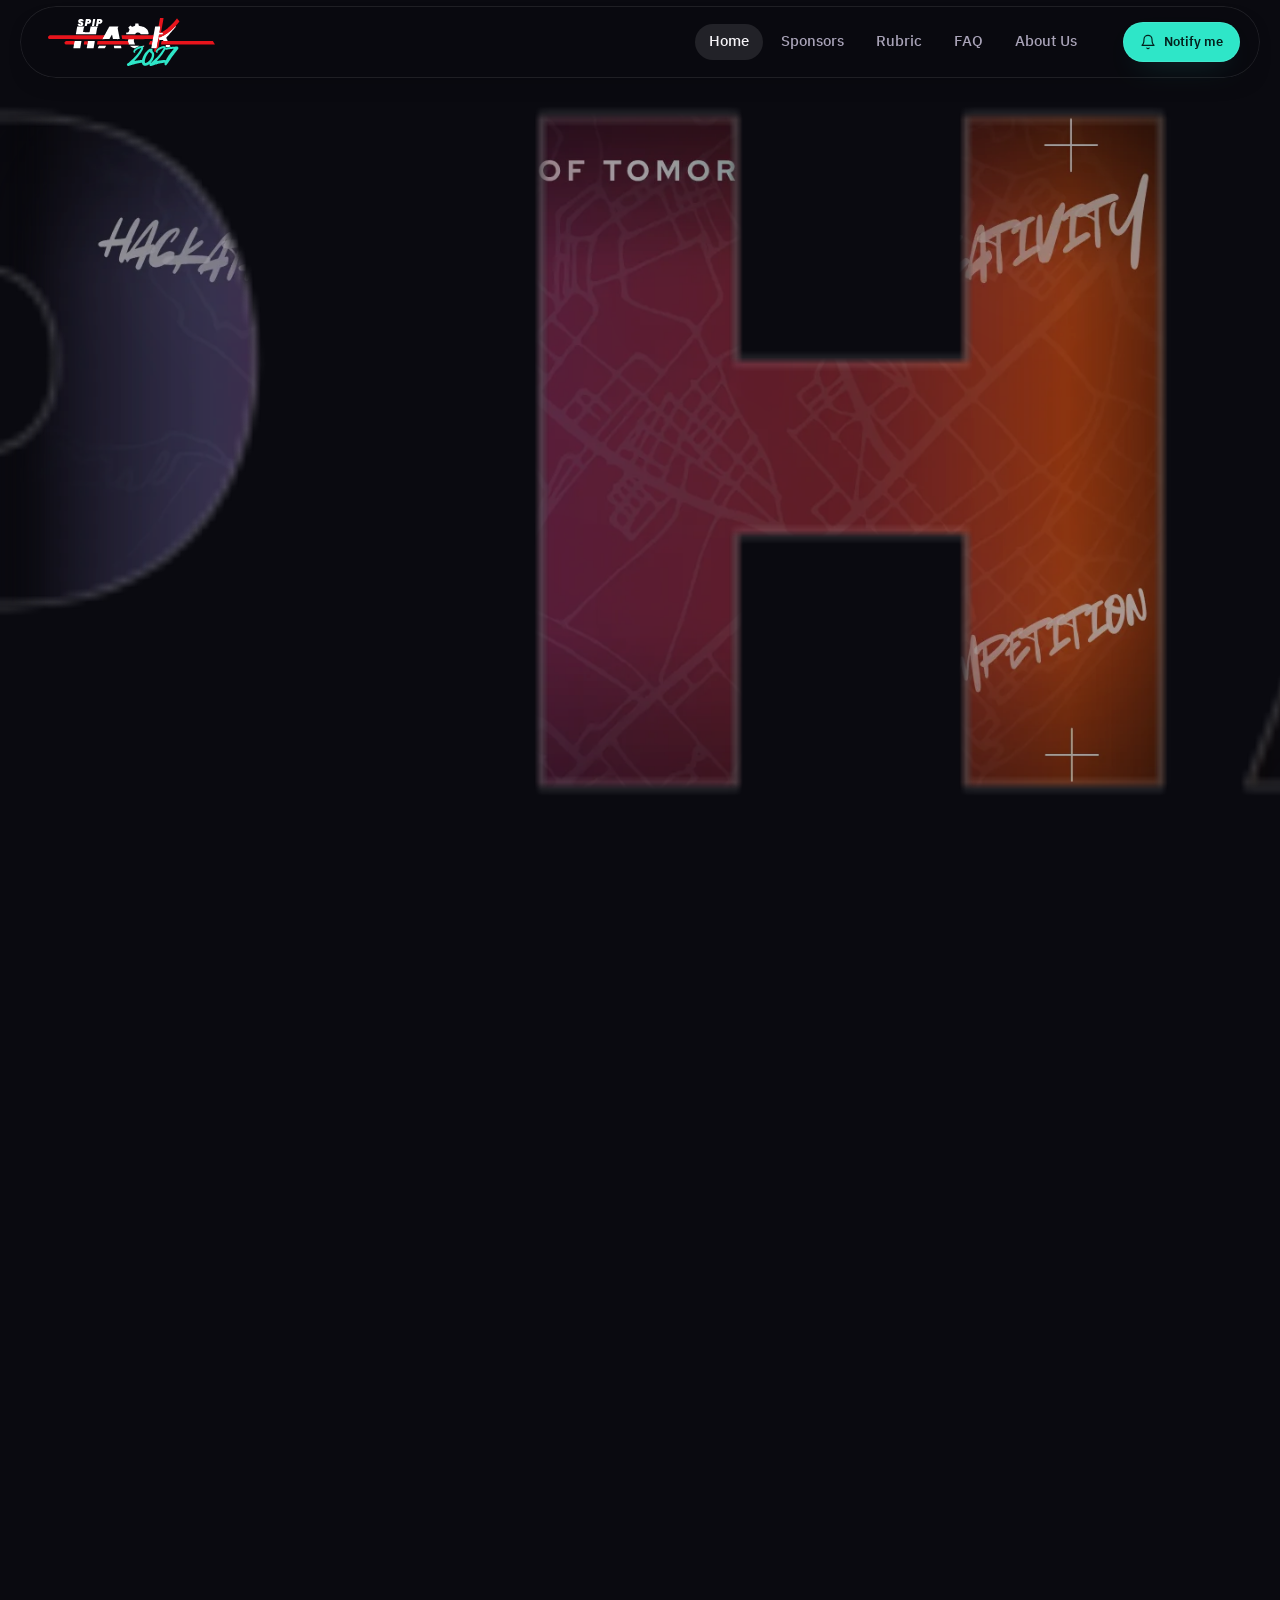
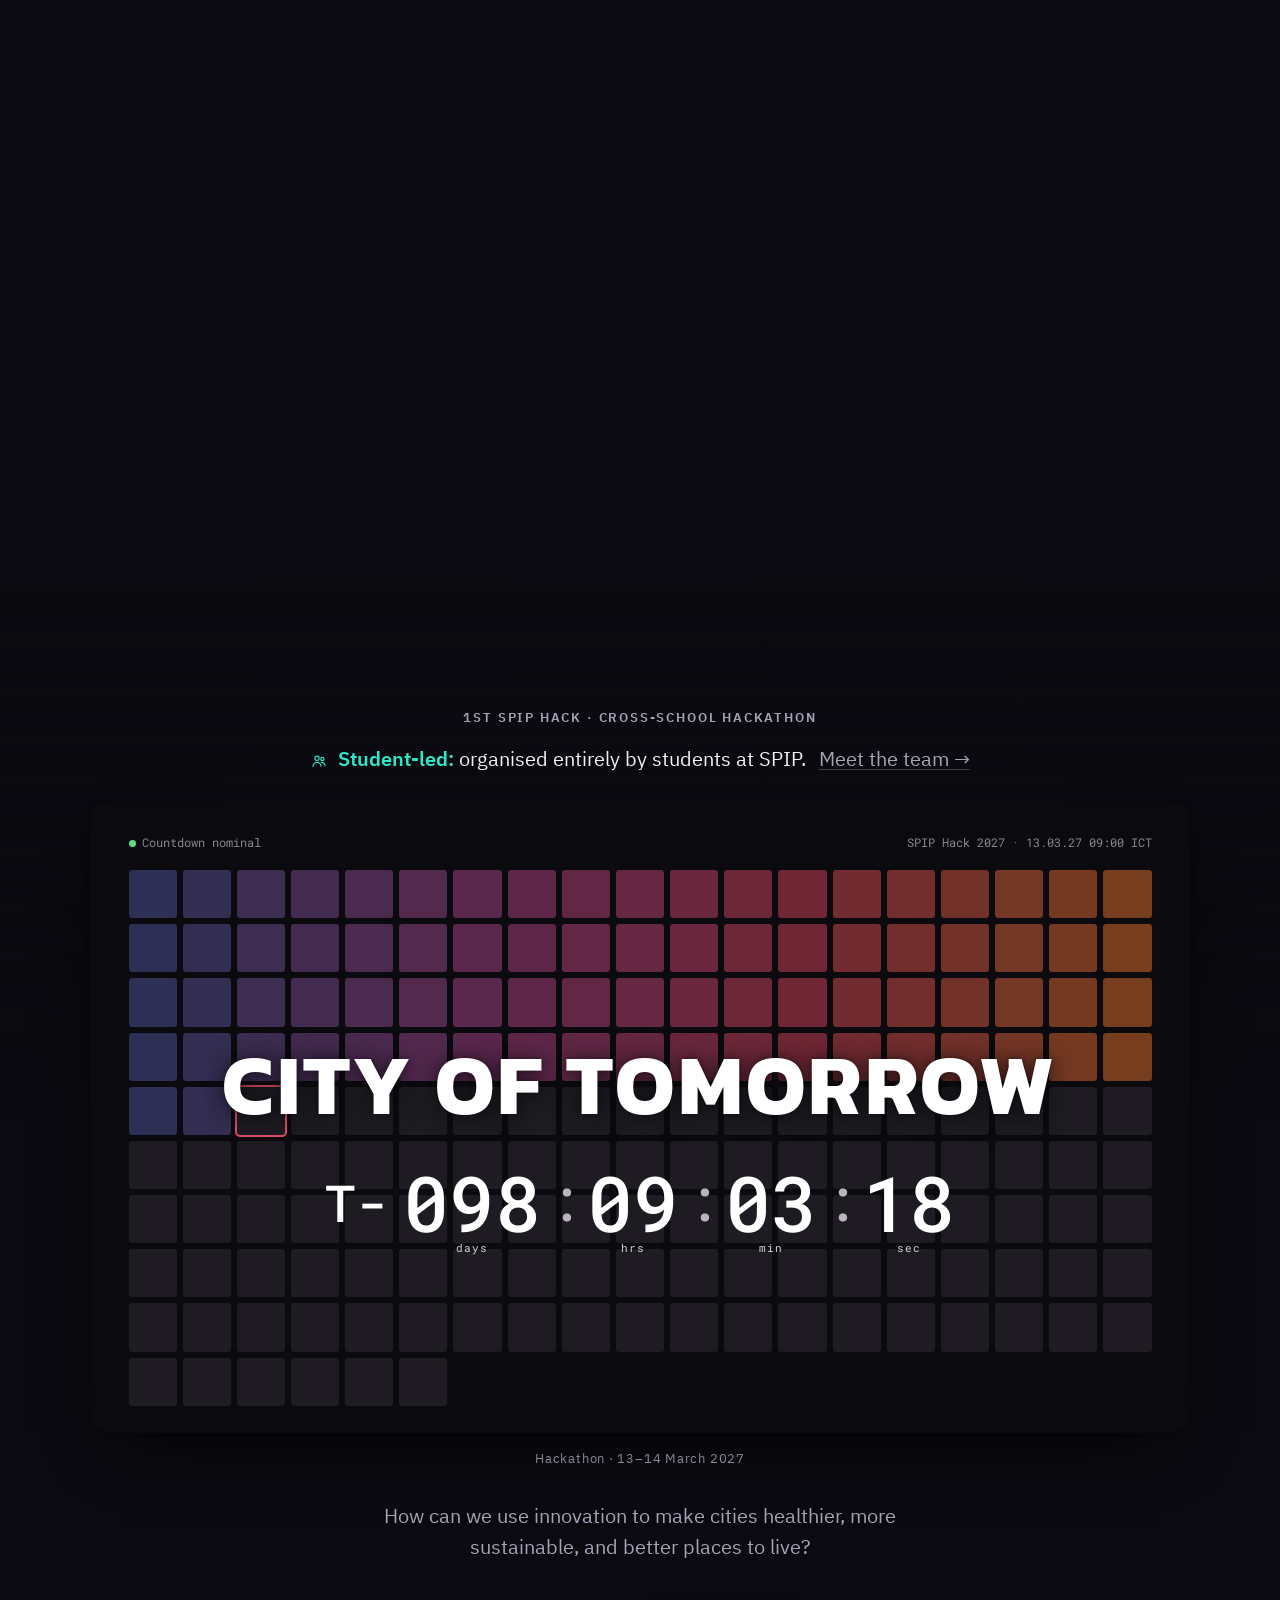
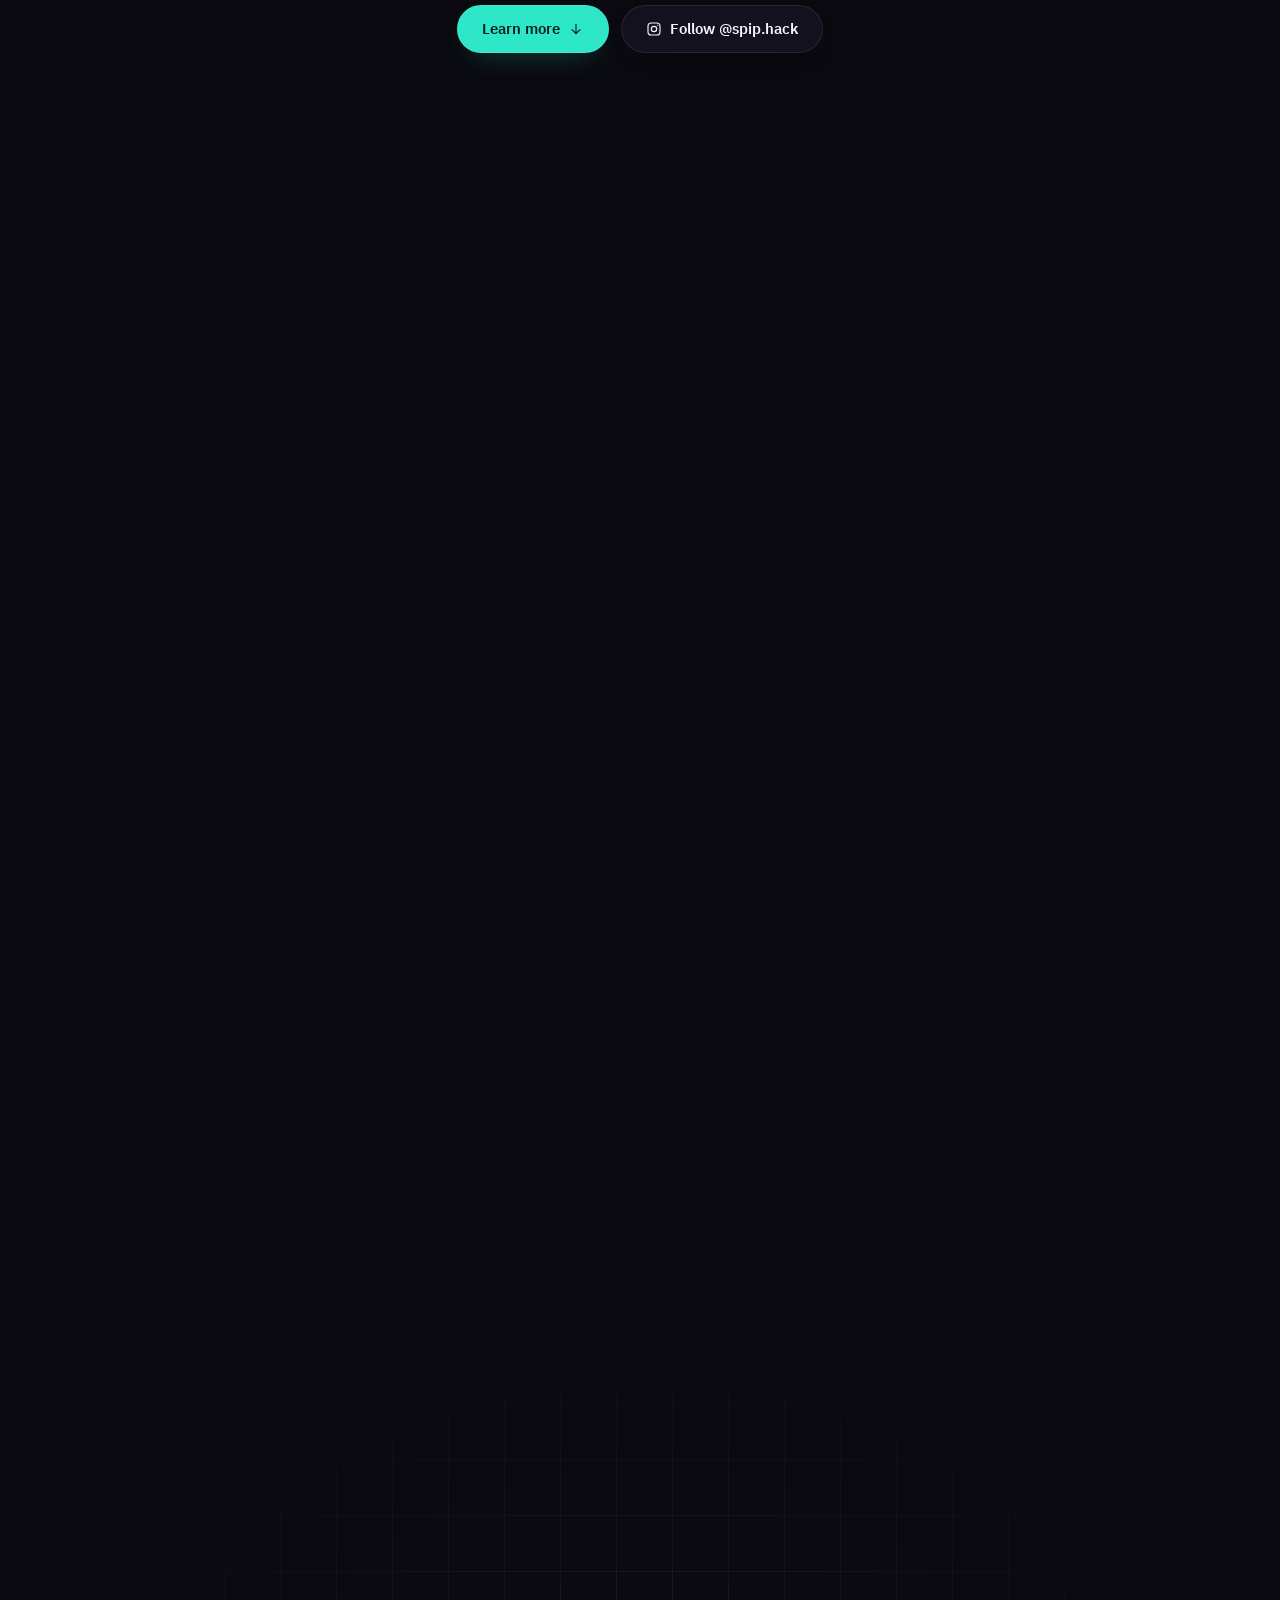
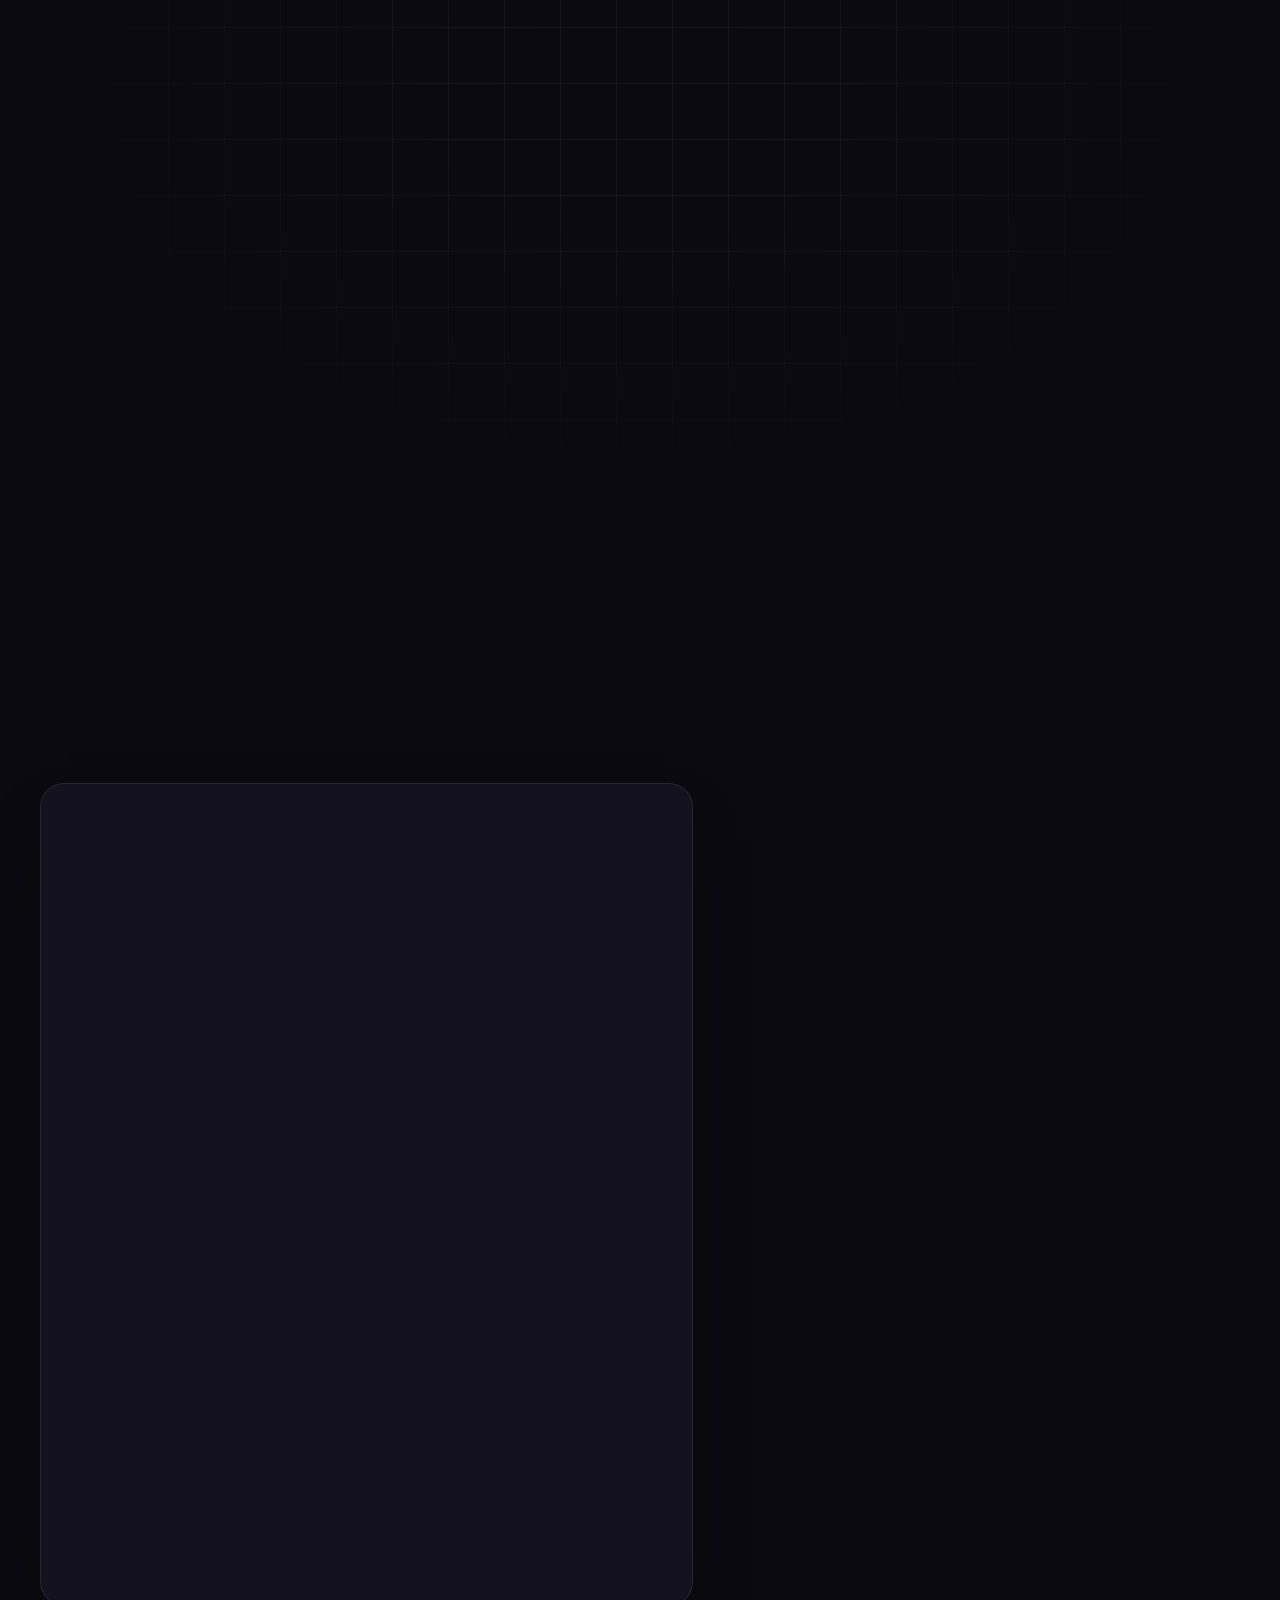
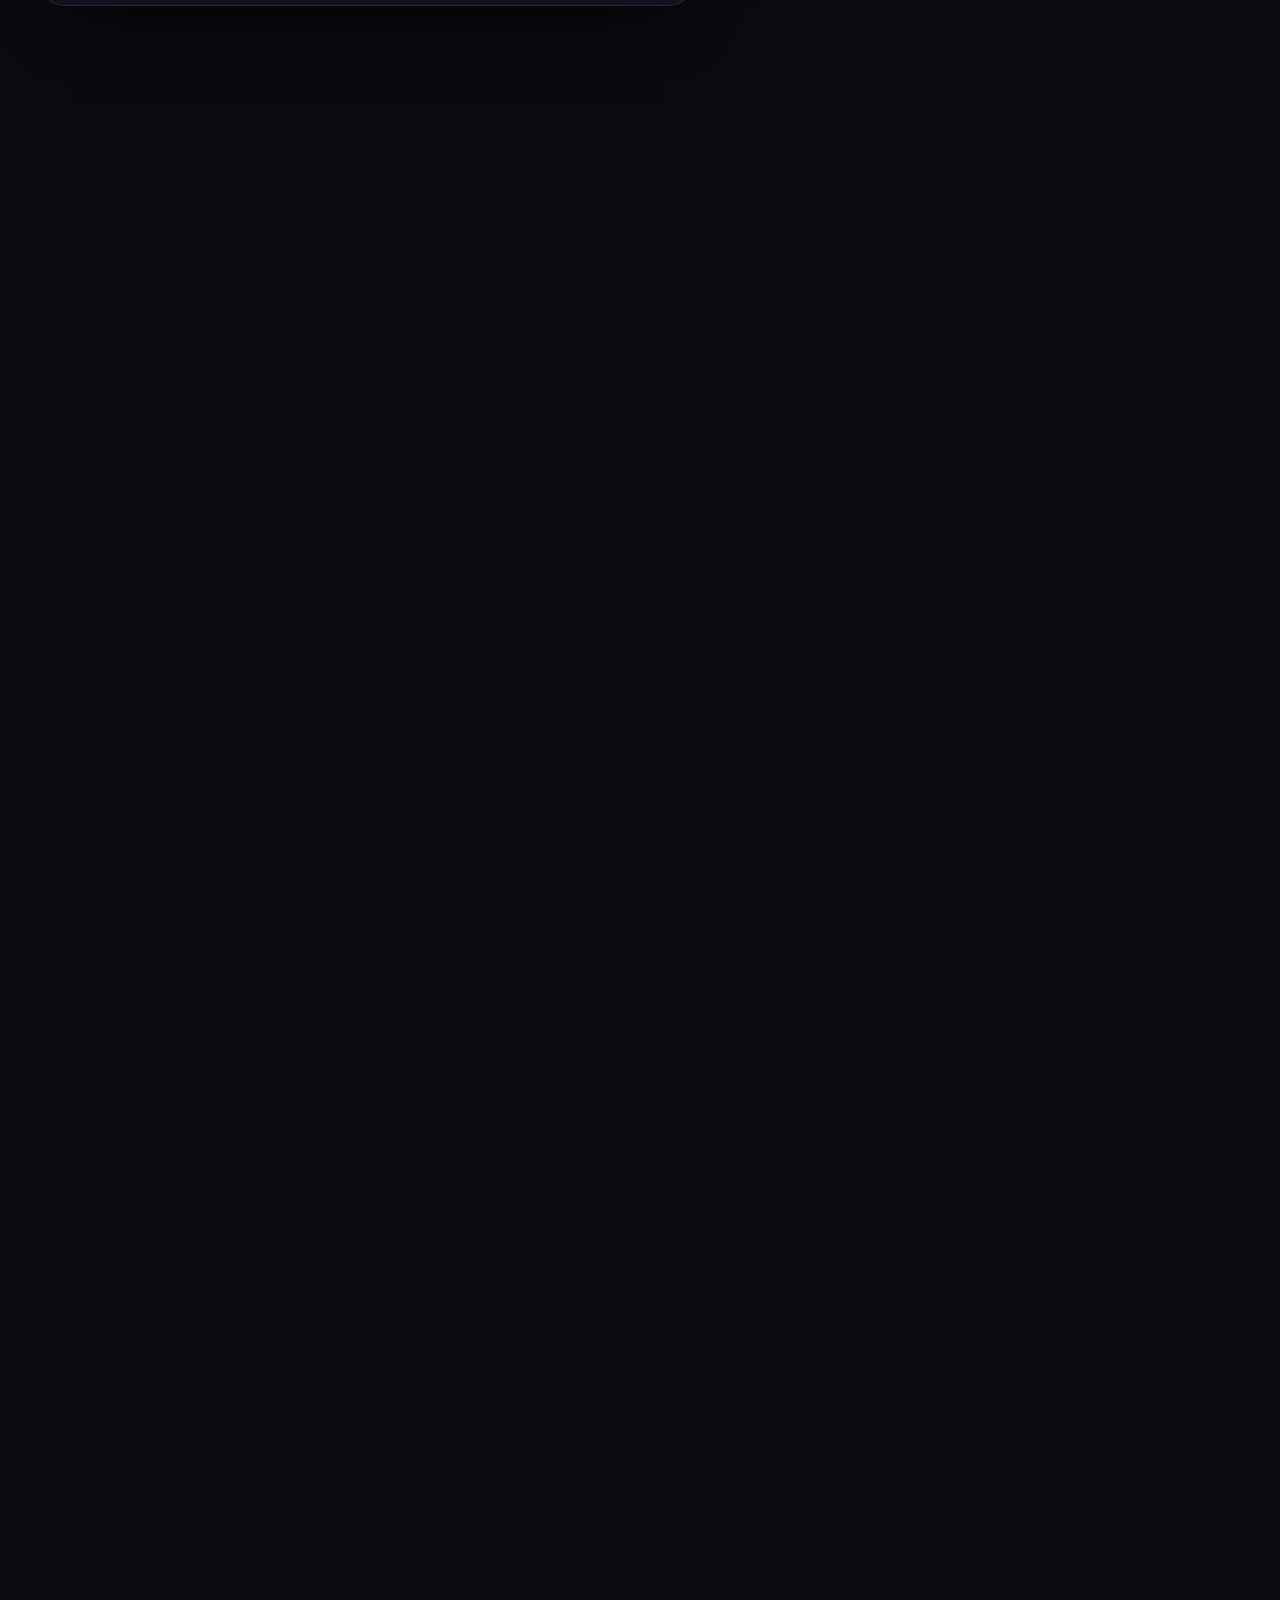
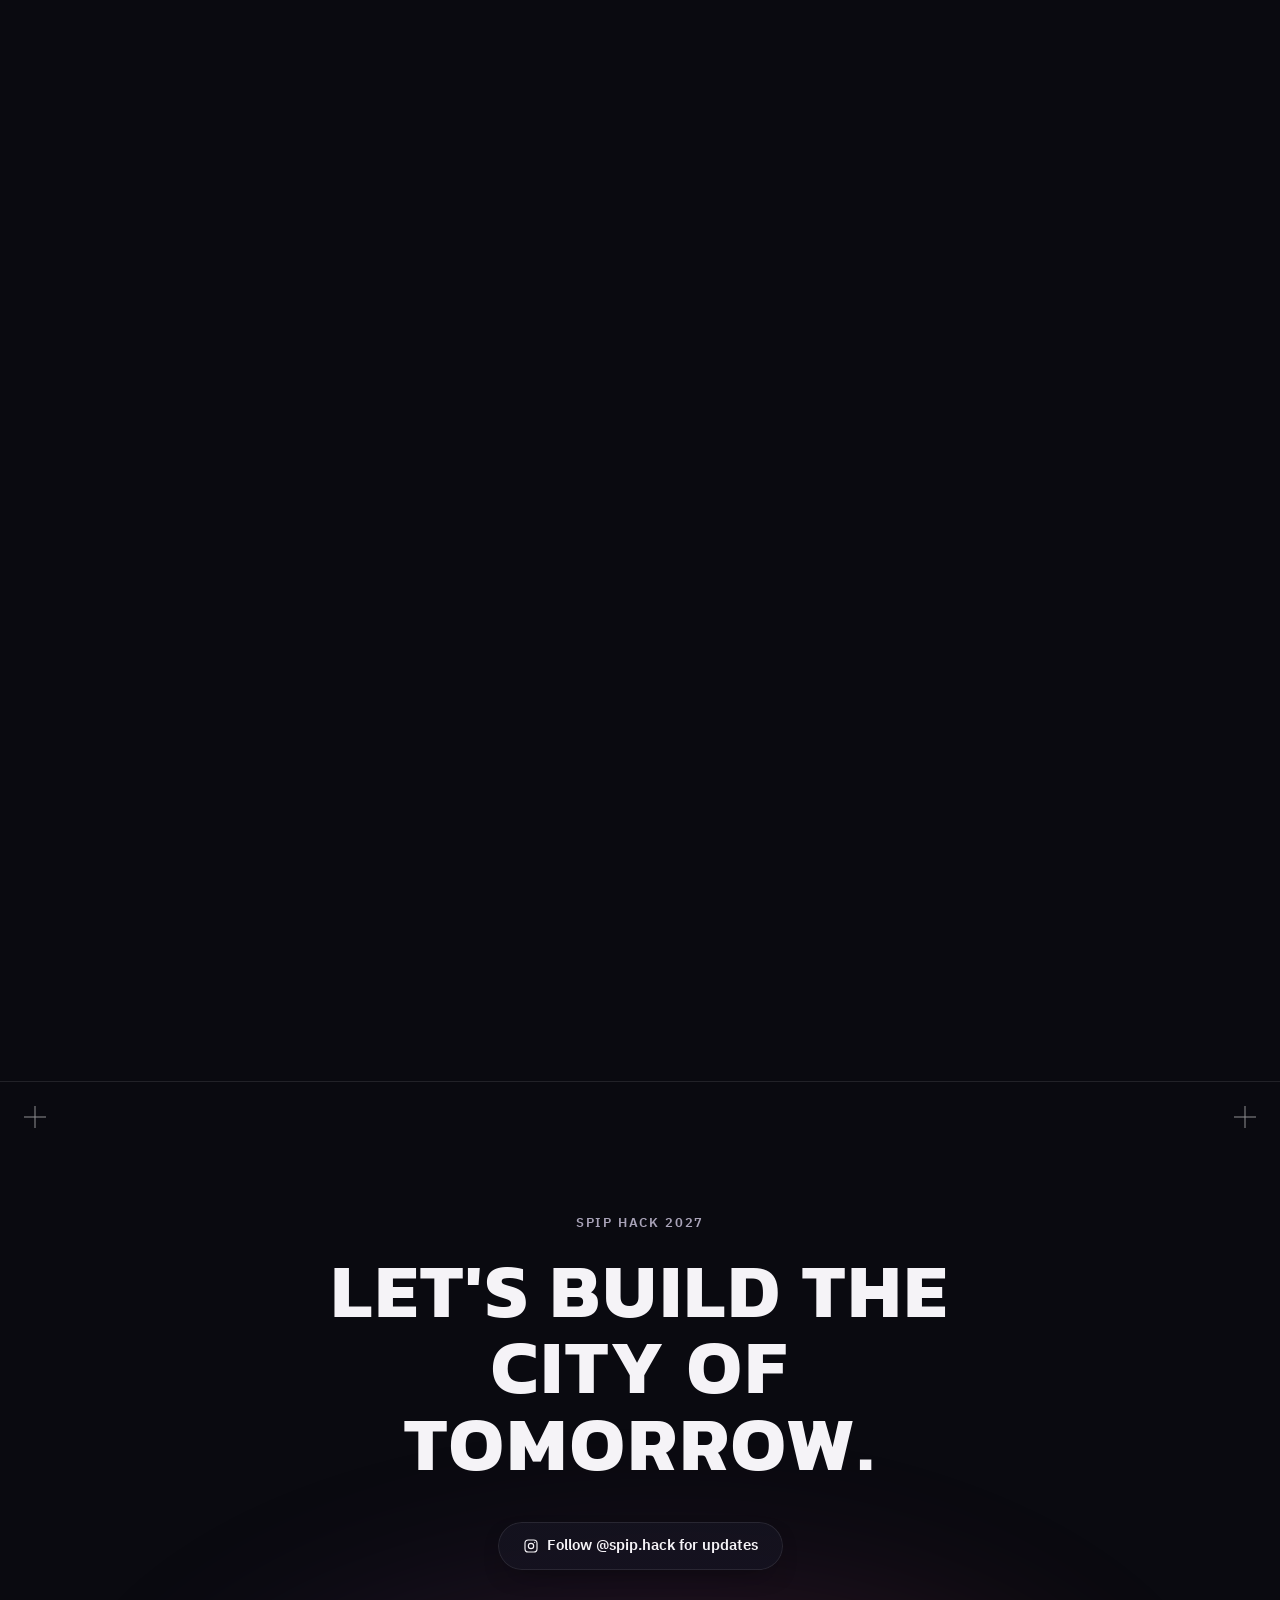
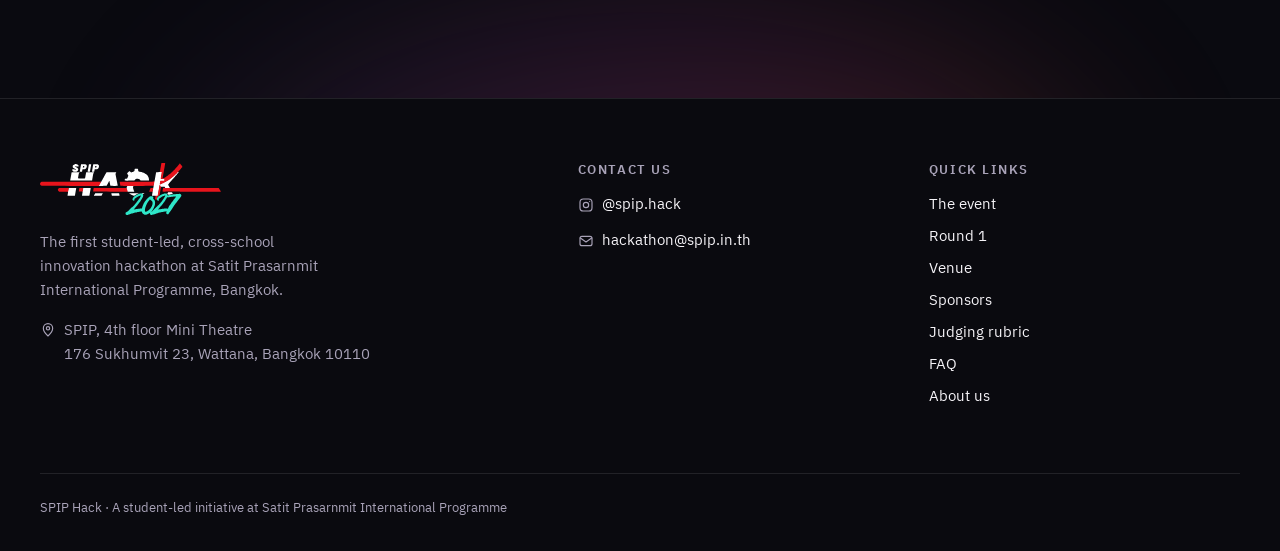
<file: index.html>
<!DOCTYPE html>
<html lang="en" class="no-js">
<head>
  <meta charset="utf-8">
  <meta name="viewport" content="width=device-width, initial-scale=1">
  <title>SPIP Hack 2027 — City of Tomorrow</title>
  <meta name="description" content="SPIP Hack 2027 is the first student-led, cross-school innovation hackathon at Satit Prasarnmit International Programme (SPIP), Bangkok. Theme: City of Tomorrow.">
  <meta name="theme-color" content="#0A0A10">
  <meta name="color-scheme" content="dark">

  <!-- Open Graph / Twitter. The image is a full URL because some apps ignore relative paths. -->
  <meta property="og:type" content="website">
  <meta property="og:site_name" content="SPIP Hack 2027">
  <meta property="og:title" content="SPIP Hack 2027 — City of Tomorrow">
  <meta property="og:description" content="The first student-led, cross-school innovation hackathon at SPIP, Bangkok. Pitch ideas that make cities healthier, more sustainable and better places to live.">
  <!-- ★ EOI LINK PREVIEW: while the EOI is open (until 30 Nov 2026), shared links show the EOI
       poster. It's a JPG because some apps (LINE, older Facebook crawlers) don't show WebP.
       When the EOI closes, export a JPG (1200×630 works best) of the image that should be
       shared instead, e.g. the CS Banner, point og:image and twitter:image at it, and update
       og:image:width / height and both alt texts to match. Same on all five pages. -->
  <meta property="og:image" content="https://hackathon.spip.in.th/assets/eoi/eoi-og.jpg">
  <meta property="og:image:width" content="1200">
  <meta property="og:image:height" content="630">
  <meta property="og:image:alt" content="SPIP Hack 2027 Expression of Interest: Express your interest. Submit by 30 November 2026. The EOI is non-binding and does not count as registration for the competition.">
  <meta name="twitter:card" content="summary_large_image">
  <meta name="twitter:title" content="SPIP Hack 2027 — City of Tomorrow">
  <meta name="twitter:description" content="The first student-led, cross-school innovation hackathon at SPIP, Bangkok.">
  <meta name="twitter:image" content="https://hackathon.spip.in.th/assets/eoi/eoi-og.jpg">
  <meta name="twitter:image:alt" content="SPIP Hack 2027 Expression of Interest: Express your interest. Submit by 30 November 2026. The EOI is non-binding and does not count as registration for the competition.">

  <link rel="icon" type="image/svg+xml" href="data:image/svg+xml,%3Csvg xmlns='http://www.w3.org/2000/svg' viewBox='0 0 64 64'%3E%3Crect width='64' height='64' rx='14' fill='%230A0A10'/%3E%3Cpath d='M18 18v28M46 18v28M18 32h28' stroke='white' stroke-width='7' stroke-linecap='square' fill='none'/%3E%3Cpath d='M8 38h48' stroke='%23E8141C' stroke-width='4'/%3E%3Cpath d='M40 50h14' stroke='%232EE6C8' stroke-width='4' stroke-linecap='round'/%3E%3C/svg%3E">

  <link rel="preconnect" href="https://fonts.googleapis.com">
  <link rel="preconnect" href="https://fonts.gstatic.com" crossorigin>
  <!-- Roboto Mono is only for the hero countdown, so only this page loads it -->
  <link rel="stylesheet" href="https://fonts.googleapis.com/css2?family=IBM+Plex+Sans+Thai:wght@400;500;600&family=Kanit:wght@600;700&family=Roboto+Mono:wght@400;500&display=swap">

  <!-- The intro's full-screen poster (below) is the first image on the page and carries
       fetchpriority="high" itself, so there's no separate preload for it. -->

  <link rel="stylesheet" href="css/style.css?v=6">
  <link rel="stylesheet" href="css/intro.css?v=4">
  <!-- Set the js class before first layout, so the scroll-pinned intro has its full height
       from the start and deep links (index.html#event) land in the right place -->
  <script>document.documentElement.classList.replace("no-js", "js");</script>

  <!-- Cloudflare Turnstile: the bot check inside the notify-me forms. Cloudflare says to load
       it from this exact URL — proxying or caching a copy breaks it when they update it. -->
  <script src="https://challenges.cloudflare.com/turnstile/v0/api.js" async defer></script>
</head>
<body data-view="main">
  <a class="skip-link" href="#main-content">Skip to content</a>

  <!-- ============================ NAVBAR ============================ -->
  <header class="site-header" id="site-header">
    <div class="container nav-inner">
      <a class="brand" href="index.html" aria-label="SPIP Hack 2027 — home"><img src="assets/logo/spip-hack-logo.svg" width="800" height="230" alt="SPIP Hack 2027" fetchpriority="high"></a>

      <button class="nav-toggle" type="button" aria-expanded="false" aria-controls="nav-menu" aria-label="Open menu">
        <svg class="icon icon-open" viewBox="0 0 24 24" aria-hidden="true"><path d="M4 7h16M4 12h16M4 17h16"/></svg>
        <svg class="icon icon-close" viewBox="0 0 24 24" aria-hidden="true"><path d="M6 6l12 12M18 6L6 18"/></svg>
      </button>

      <nav class="nav-menu" id="nav-menu" aria-label="Main">
        <ul class="nav-links">
          <li><a href="index.html" data-nav="home">Home</a></li>
          <li><a href="sponsors.html" data-nav="sponsors">Sponsors</a></li>
          <li><a href="rubric.html" data-nav="rubric">Rubric</a></li>
          <li><a href="faq.html" data-nav="faq">FAQ</a></li>
          <li><a href="about.html" data-nav="about">About Us</a></li>
        </ul>
        <!-- EOI form (opens in a new tab). The link and its on/off switch are set in js/common.js -->
        <a class="btn btn--sm btn--primary" href="https://forms.gle/T4Pa6pyx9E69tFyXA" data-eoi="navbar" target="_blank" rel="noopener noreferrer">
          Register interest
          <svg class="icon icon--sm" viewBox="0 0 24 24" aria-hidden="true"><path d="M7 17L17 7M9 7h8v8"/></svg>
          <span class="visually-hidden">(opens in a new tab)</span>
        </a>
      </nav>
    </div>
    <div class="scroll-progress" aria-hidden="true"></div>
  </header>

  <main id="main-content" tabindex="-1">

    <!-- ========================== HOME PAGE ========================== -->

      <!-- 0. Scroll-pinned intro (css/intro.css, js/intro.js). All of it is decorative:
           the hero's <h1> below stays the page's only heading.

           ★ BANNER: Kasira's "CS Banner" artwork (1440×1080), seen through the "SPIP HACK 2027"
           letters and then full screen. Its words are part of the picture, so there's no
           separate text layer. css/intro.css sizes it so none of them get cut off, darkens it
           (60%) and fades its edges into the page. To swap the artwork, save the new file over
           assets/posters/CS Banner.webp and raise the ?v= number below and in css/intro.css
           (both places) so browsers fetch it; a different shape also needs its width/height
           here and --intro-ar in css/intro.css. -->
      <section class="intro" aria-label="SPIP Hack 2027 — coming soon">
        <div class="intro__stage">
          <picture class="intro__bg" aria-hidden="true">
            <img src="assets/posters/CS%20Banner.webp?v=2" width="1440" height="1080" fetchpriority="high" decoding="async" alt="">
          </picture>
          <div class="intro__cutout" aria-hidden="true"></div>
          <p class="intro__eyebrow" aria-hidden="true">1st SPIP Hack · <span class="nowrap">Student-led,</span> <span class="nowrap">cross-school</span> hackathon</p>
          <p class="intro__hint" aria-hidden="true"><span class="intro__mouse"><span class="intro__dot"></span></span>Scroll</p>
          <div class="intro__fade" aria-hidden="true"></div>
        </div>
      </section>

      <!-- 1. Hero + countdown -->
      <section class="hero" id="home" aria-labelledby="hero-title">

        <div class="container">
          <!-- EOI poster, the same files as the launch pop-up (so they download once), linking
               to the EOI form. Once the EOI closes (EOI_CLOSES in js/common.js) the whole banner
               is hidden. (The earlier "COMING SOON" banner images were deleted on 18 Nov 2026.) -->
          <div class="hero-banner">
            <a class="hero-banner__link" href="https://forms.gle/T4Pa6pyx9E69tFyXA" data-eoi="hero_banner" target="_blank" rel="noopener noreferrer">
              <picture>
                <source media="(max-width: 767px)" type="image/webp"
                        srcset="assets/eoi/eoi-poster-mobile.webp" width="1000" height="1200">
                <img src="assets/eoi/eoi-poster.webp" width="1920" height="1080"
                     fetchpriority="low" decoding="async"
                     alt="SPIP Hack 2027 Expression of Interest: Express your interest. Submit by 30 November 2026. The EOI is non-binding and does not count as registration for the competition.">
              </picture>
              <span class="visually-hidden">(opens in a new tab)</span>
            </a>
          </div>

          <div class="hero-copy">
            <p class="eyebrow hero-copy__eyebrow">1st SPIP Hack · <span class="nowrap">Cross-school</span> hackathon</p>
            <p class="hero-led">
              <svg class="icon icon--sm" viewBox="0 0 24 24" aria-hidden="true"><circle cx="9" cy="8" r="3.2"/><path d="M3 20c0-3.3 2.7-6 6-6s6 2.7 6 6"/><circle cx="17" cy="9" r="2.5"/><path d="M15.5 14.2A5 5 0 0 1 21 19"/></svg>
              <span><strong>Student-led:</strong> organised entirely by students at SPIP.</span>
              <a class="hero-led__link" href="about.html">Meet the team<span aria-hidden="true"> →</span></a>
            </p>
          </div>

          <!-- The title and the countdown ("T-minus", spip-hack-countdown.md), as one unit: the
               title sits on the grid of day squares with the clock under it (Landing Page Fixes,
               17 Nov 2026). One square per day from the first meeting (17 Sep 2026) to the
               Hackathon; js/home.js builds the squares and runs the clock from EVENT_DATE and
               COUNTDOWN_START, and writes the date in the status bar. At zero it stops at
               T- 000:00:00:00 with every square lit.
               id="countdown" is also what js/eoi.js watches before showing the corner pop-up. -->
          <div class="hero-countdown">
            <div class="cd" id="countdown">
              <div class="cd-card">
                <div class="cd-bar">
                  <span class="cd-status"><span class="cd-dot" aria-hidden="true"></span>Countdown nominal</span>
                  <span>SPIP Hack 2027 · <span data-cd-when>13.03.27 09:00 ICT</span></span>
                </div>
                <div class="cd-stage">
                  <div class="cd-grid" data-cd-grid aria-hidden="true"></div>
                  <div class="cd-overlay">
                    <h1 class="cd-title" id="hero-title"><span class="visually-hidden">SPIP Hack 2027 — </span>City of <span class="nowrap">Tomorrow</span></h1>
                    <div class="cd-clock" role="timer" aria-label="Time remaining until SPIP Hack 2027" data-cd-clock>
                      <span class="cd-sign" aria-hidden="true">T-</span>
                      <div class="cd-unit"><b class="cd-num" data-cd="days">---</b><span class="cd-lbl">days</span></div>
                      <span class="cd-sep" aria-hidden="true">:</span>
                      <div class="cd-unit"><b class="cd-num" data-cd="hours">--</b><span class="cd-lbl">hrs</span></div>
                      <span class="cd-sep" aria-hidden="true">:</span>
                      <div class="cd-unit"><b class="cd-num" data-cd="minutes">--</b><span class="cd-lbl">min</span></div>
                      <span class="cd-sep" aria-hidden="true">:</span>
                      <div class="cd-unit"><b class="cd-num" data-cd="seconds">--</b><span class="cd-lbl">sec</span></div>
                    </div>
                  </div>
                </div>
              </div>
            </div>
            <!-- ★ Dates follow Participant Rulebook v3. Update together with EVENT_DATE in js/home.js -->
            <p class="hero-countdown__label">Hackathon · 13–14 March 2027</p>
          </div>

          <div class="hero-copy hero-copy--after">
            <p class="hero-sub">How can we use innovation to make cities healthier, more sustainable, and better places to live?</p>
          </div>

          <div class="hero-cta">
            <a class="btn btn--primary" href="index.html#event">
              Learn more
              <svg class="icon icon--sm" viewBox="0 0 24 24" aria-hidden="true"><path d="M12 5v14M6 13l6 6 6-6"/></svg>
            </a>
            <a class="btn btn--grad" href="https://instagram.com/spip.hack" target="_blank" rel="noopener noreferrer">
              <svg class="icon icon--sm" viewBox="0 0 24 24" aria-hidden="true"><rect x="3" y="3" width="18" height="18" rx="5"/><circle cx="12" cy="12" r="4"/><path d="M17.5 6.5h.01"/></svg>
              Follow @spip.hack
              <span class="visually-hidden">(opens in a new tab)</span>
            </a>
          </div>
        </div>
      </section>

      <!-- 1b. EOI corner pop-up (js/eoi.js; desktop only). Fixed to the bottom-right corner, but
           kept here in the page order so keyboard users reach it right after the hero, which is
           when it appears. The thumbnail is a small copy of the EOI poster, so it's decorative
           (alt=""): the card's text says the same thing. -->
      <aside class="eoi-corner" aria-label="EOI now open" hidden>
        <a class="eoi-corner__link glass" href="https://forms.gle/T4Pa6pyx9E69tFyXA" data-eoi="corner_popup" target="_blank" rel="noopener noreferrer">
          <span class="eoi-corner__media">
            <img src="assets/eoi/eoi-thumb.webp" width="640" height="360" alt="" loading="lazy" decoding="async">
          </span>
          <span class="eoi-corner__text">
            <span class="eoi-corner__title">EOI now open</span>
            <span class="eoi-corner__sub">SPIP Hack 2027 · Register your interest</span>
            <span class="eoi-corner__date">Submit by 30 Nov 2026</span>
          </span>
          <span class="visually-hidden">(opens in a new tab)</span>
        </a>
        <button class="eoi-corner__close" type="button" aria-label="Hide the EOI pop-up">
          <svg class="icon icon--sm" viewBox="0 0 24 24" aria-hidden="true"><path d="M6 6l12 12M18 6L6 18"/></svg>
        </button>
      </aside>

      <!-- 2. Poster carousel -->
      <section class="section" id="event" aria-labelledby="event-title">
        <div class="container">
          <div class="section-head" data-reveal>
            <p class="eyebrow">The event</p>
            <h2 class="h-section" id="event-title">What is SPIP Hack?</h2>
          </div>

          <div class="carousel" id="carousel" aria-roledescription="carousel" aria-label="SPIP Hack information posters" role="region" data-reveal>
            <div class="carousel__stage frame-grad">
              <!-- "What is SPIP Hack?" posters, re-exported 17 Nov 2026 (1080×1440 WebP). The design
                   files number them P1–P5 in a different order: 01 = P1, 02 = P3, 03 = P5,
                   04 = P2, 05 = P4. The alt text describes each image as it is.
                   ★ Two points on them still differ from Participant Rulebook v3, which the slide
                   panels below follow: 03 says "judged blindly by SPIP judges" and "judged by
                   external judges", and 05 says "only 3 teams per school" (the rulebook: up to 3
                   teams from the same school can qualify for the Hackathon) and that a
                   multi-school team counts towards both schools' quota. -->
              <div class="carousel__posters" data-carousel-stage>
                <picture class="poster is-active">
                  <img src="assets/posters/01-what-is-spip-hack.webp" width="1080" height="1440" loading="lazy" decoding="async"
                       alt="What is the SPIP Hack 2027? “City of Tomorrow”.">
                </picture>
                <picture class="poster" aria-hidden="true">
                  <img src="assets/posters/02-spip-hack-rundown.webp" width="1080" height="1440" loading="lazy" decoding="async"
                       alt="Basic run-down, SPIP Hack: SPIP Hack is a student-led hackathon event. SPIP Hack 2027 will be split into 2 rounds, an online Pre-Hack and an on-site Innovation Hackathon. The event will be held at Satit Prasarnmit International Programme (SPIP), in English.">
                </picture>
                <picture class="poster" aria-hidden="true">
                  <img src="assets/posters/03-rounds.webp" width="1080" height="1440" loading="lazy" decoding="async"
                       alt="Basic run-down, Rounds: Pre-Hack, online: teams submit their initial ideas, judged blindly by SPIP judges. Innovation Hackathon, on-site: 15 selected teams, the full innovation hackathon experience, a live pitching presentation, judged by external judges. Participants and winners will receive certificates.">
                </picture>
                <picture class="poster" aria-hidden="true">
                  <img src="assets/posters/04-hackathon.webp" width="1080" height="1440" loading="lazy" decoding="async"
                       alt="Event format, Hackathon: an event where participants come up with a creative and innovative solution to a given prompt. Participants then pitch their ideas to a panel of judges, who score each idea and choose a winner.">
                </picture>
                <picture class="poster" aria-hidden="true">
                  <img src="assets/posters/05-teams.webp" width="1080" height="1440" loading="lazy" decoding="async"
                       alt="Basic guidelines, Teams: a team can have 2 to 4 members, and members from multiple schools are allowed. SPIP Hack is open to any school, limited to 3 teams per school. A multi-school team counts towards the quota of both schools.">
                </picture>
              </div>
            </div>

            <div class="carousel__body glass">
              <p class="carousel__count" aria-hidden="true"><b data-carousel-current>01</b> / 05</p>

              <div data-carousel-live aria-live="off" aria-atomic="true">
                <div class="slide-panel" role="group" aria-roledescription="slide" aria-label="1 of 5">
                  <p class="slide-panel__kicker">Introducing</p>
                  <h3>What is SPIP Hack?</h3>
                  <div class="slide-panel__content">
                    <p>SPIP's <strong>first-ever student-led hackathon</strong> — a <strong>cross-school innovation pitching competition</strong>.</p>
                    <p>Theme: <strong><em>City of Tomorrow</em></strong>.</p>
                  </div>
                </div>

                <div class="slide-panel" role="group" aria-roledescription="slide" aria-label="2 of 5" hidden>
                  <p class="slide-panel__kicker">Basic Run-down</p>
                  <h3>SPIP Hack</h3>
                  <div class="slide-panel__content">
                    <p>A <strong>student-led</strong> hackathon split into <strong>2 stages</strong>:</p>
                    <ul>
                      <li>The <strong>Pre-Hack</strong>: idea submission, <strong>online</strong></li>
                      <li>The <strong>Hackathon</strong>: a two-day, <strong>on-site</strong> innovation event for finalists</li>
                    </ul>
                    <p>Held at Satit Prasarnmit International Programme (SPIP), <strong>in English</strong>.</p>
                  </div>
                </div>

                <div class="slide-panel" role="group" aria-roledescription="slide" aria-label="3 of 5" hidden>
                  <p class="slide-panel__kicker">Basic Run-down</p>
                  <h3>Rounds</h3>
                  <div class="slide-panel__content">
                    <p><strong>Pre-Hack</strong> <em>(Online)</em></p>
                    <ul>
                      <li>Teams submit an initial proposal</li>
                      <li>Scored by a panel of judges, with school affiliation hidden</li>
                    </ul>
                    <p><strong>Hackathon</strong> <em>(On-Site, two days)</em></p>
                    <ul>
                      <li>Target of 15 finalist teams</li>
                      <li>Day 1: mentoring and building, ending in Project Lock</li>
                      <li>Day 2: presentations, Q&amp;A, judging and awards</li>
                    </ul>
                    <p class="slide-panel__note">Participants and winners receive certificates.</p>
                  </div>
                </div>

                <div class="slide-panel" role="group" aria-roledescription="slide" aria-label="4 of 5" hidden>
                  <p class="slide-panel__kicker">Event Format</p>
                  <h3>Hackathon</h3>
                  <div class="slide-panel__content">
                    <p>An event where participants come up with a <strong>creative and innovative solution</strong> to a given <strong>prompt</strong>.</p>
                    <p>They then <strong>pitch</strong> their ideas to a panel of <strong>judges</strong>, who score each idea and choose a winner.</p>
                  </div>
                </div>

                <div class="slide-panel" role="group" aria-roledescription="slide" aria-label="5 of 5" hidden>
                  <p class="slide-panel__kicker">Basic Guidelines</p>
                  <h3>Teams</h3>
                  <div class="slide-panel__content">
                    <ul>
                      <li><strong>2–4 members</strong> per team</li>
                      <li>Members from <strong>multiple schools</strong> and year groups are allowed</li>
                      <li>Open to students in <strong>Year 9 / Grade 8 / M.2 or above</strong> at international, bilingual, English-program or Thai secondary schools</li>
                      <li>Up to <strong>3 teams from the same school</strong> can qualify for the Hackathon</li>
                    </ul>
                  </div>
                </div>
              </div>

              <div class="carousel__controls">
                <div class="carousel__dots" data-carousel-dots>
                  <button class="dot" type="button" aria-label="Show slide 1: What is SPIP Hack?" aria-current="true"></button>
                  <button class="dot" type="button" aria-label="Show slide 2: SPIP Hack run-down"></button>
                  <button class="dot" type="button" aria-label="Show slide 3: Rounds"></button>
                  <button class="dot" type="button" aria-label="Show slide 4: Hackathon"></button>
                  <button class="dot" type="button" aria-label="Show slide 5: Teams"></button>
                </div>
                <div class="carousel__buttons">
                  <button class="icon-btn" type="button" data-carousel-prev aria-label="Previous slide">
                    <svg class="icon" viewBox="0 0 24 24" aria-hidden="true"><path d="M15 6l-6 6 6 6"/></svg>
                  </button>
                  <button class="icon-btn" type="button" data-carousel-next aria-label="Next slide">
                    <svg class="icon" viewBox="0 0 24 24" aria-hidden="true"><path d="M9 6l6 6-6 6"/></svg>
                  </button>
                  <button class="icon-btn carousel__toggle" type="button" data-carousel-toggle aria-label="Pause automatic slide show">
                    <svg class="icon icon-pause" viewBox="0 0 24 24" aria-hidden="true"><path d="M9 6v12M15 6v12"/></svg>
                    <svg class="icon icon-play" viewBox="0 0 24 24" aria-hidden="true"><path d="M8 5.5v13l10-6.5z"/></svg>
                  </button>
                </div>
              </div>
              <div class="carousel__progress" data-carousel-progress aria-hidden="true"><span></span></div>
            </div>
          </div>
        </div>
      </section>

      <!-- 2b. Themes — the four areas under City of Tomorrow. Wording follows faq.html
           ("Which areas can our project cover?"); keep the two in step. Each card is a
           flashcard: it tilts toward the pointer on hover, and a click / tap (or Enter / Space
           on its title button) flips it over to show the question and examples. -->
      <section class="section section--tight themes" id="themes" aria-labelledby="themes-title">
        <div class="container">
          <div class="themes__head" data-reveal>
            <div>
              <p class="eyebrow"><span class="themes__dot" aria-hidden="true"></span>Four directions · One better city</p>
              <h2 class="h-section" id="themes-title">Start with a better question.</h2>
            </div>
            <p class="themes__lede">Pick the part of city life you want to change. Find what's broken, then imagine what could work better.</p>
          </div>

          <ul class="themes__grid">
            <li class="themes__item" data-reveal>
              <article class="theme theme--health" aria-labelledby="theme-health">
                <div class="theme__card">
                  <span class="theme__bg" aria-hidden="true"></span>
                  <div class="theme__face theme__front">
                    <span class="theme__idx" aria-hidden="true">01</span>
                    <span class="theme__icon" aria-hidden="true">
                      <svg class="icon" viewBox="0 0 24 24"><path d="M12 20.5s-7.5-4.6-7.5-10.2A4.3 4.3 0 0 1 12 7.6a4.3 4.3 0 0 1 7.5 2.7c0 5.6-7.5 10.2-7.5 10.2z"/></svg>
                    </span>
                    <h3 class="theme__title" id="theme-health"><button class="theme__toggle" type="button" aria-expanded="false" aria-controls="theme-health-back">Health &amp; Wellbeing</button></h3>
                    <span class="theme__hint" aria-hidden="true"><svg class="icon icon--sm" viewBox="0 0 24 24"><path d="M3 12a9 9 0 0 1 15.4-6.4L21 8M21 3v5h-5M21 12a9 9 0 0 1-15.4 6.4L3 16M3 21v-5h5"/></svg><span class="theme__hint-mouse">Click</span><span class="theme__hint-touch">Tap</span> to flip</span>
                  </div>
                  <div class="theme__face theme__back" id="theme-health-back">
                    <span class="theme__idx" aria-hidden="true">01</span>
                    <p class="theme__kicker" aria-hidden="true">Health &amp; Wellbeing</p>
                    <p class="theme__q">How can we make cities healthier and improve quality of life?</p>
                    <ul class="theme__tags" aria-label="Examples"><li>Public health</li><li>Mental wellbeing</li><li>Healthcare access</li><li>Ageing populations</li><li>Disease prevention</li></ul>
                    <span class="theme__hint" aria-hidden="true"><svg class="icon icon--sm" viewBox="0 0 24 24"><path d="M3 12a9 9 0 0 1 15.4-6.4L21 8M21 3v5h-5M21 12a9 9 0 0 1-15.4 6.4L3 16M3 21v-5h5"/></svg>Flip back</span>
                  </div>
                </div>
              </article>
            </li>

            <li class="themes__item" data-reveal>
              <article class="theme theme--green" aria-labelledby="theme-green">
                <div class="theme__card">
                  <span class="theme__bg" aria-hidden="true"></span>
                  <div class="theme__face theme__front">
                    <span class="theme__idx" aria-hidden="true">02</span>
                    <span class="theme__icon" aria-hidden="true">
                      <svg class="icon" viewBox="0 0 24 24"><path d="M5 19c0-8.5 5.5-14 14-14 0 8.5-5.5 14-14 14zM5 19l8-8"/></svg>
                    </span>
                    <h3 class="theme__title" id="theme-green"><button class="theme__toggle" type="button" aria-expanded="false" aria-controls="theme-green-back">Sustainability &amp; Environment</button></h3>
                    <span class="theme__hint" aria-hidden="true"><svg class="icon icon--sm" viewBox="0 0 24 24"><path d="M3 12a9 9 0 0 1 15.4-6.4L21 8M21 3v5h-5M21 12a9 9 0 0 1-15.4 6.4L3 16M3 21v-5h5"/></svg><span class="theme__hint-mouse">Click</span><span class="theme__hint-touch">Tap</span> to flip</span>
                  </div>
                  <div class="theme__face theme__back" id="theme-green-back">
                    <span class="theme__idx" aria-hidden="true">02</span>
                    <p class="theme__kicker" aria-hidden="true">Sustainability &amp; Environment</p>
                    <p class="theme__q">How can we cut waste and pollution and build cities that can handle a changing climate?</p>
                    <ul class="theme__tags" aria-label="Examples"><li>Waste</li><li>Air quality</li><li>Water</li><li>Energy</li><li>Climate resilience</li><li>Sustainable materials</li></ul>
                    <span class="theme__hint" aria-hidden="true"><svg class="icon icon--sm" viewBox="0 0 24 24"><path d="M3 12a9 9 0 0 1 15.4-6.4L21 8M21 3v5h-5M21 12a9 9 0 0 1-15.4 6.4L3 16M3 21v-5h5"/></svg>Flip back</span>
                  </div>
                </div>
              </article>
            </li>

            <li class="themes__item" data-reveal>
              <article class="theme theme--mobility" aria-labelledby="theme-mobility">
                <div class="theme__card">
                  <span class="theme__bg" aria-hidden="true"></span>
                  <div class="theme__face theme__front">
                    <span class="theme__idx" aria-hidden="true">03</span>
                    <span class="theme__icon" aria-hidden="true">
                      <svg class="icon" viewBox="0 0 24 24"><circle cx="6" cy="18" r="2.2"/><circle cx="18" cy="6" r="2.2"/><path d="M8.2 18H14a3.5 3.5 0 0 0 0-7h-4a3.5 3.5 0 0 1 0-7h5.8"/></svg>
                    </span>
                    <h3 class="theme__title" id="theme-mobility"><button class="theme__toggle" type="button" aria-expanded="false" aria-controls="theme-mobility-back">Mobility &amp; Urban Living</button></h3>
                    <span class="theme__hint" aria-hidden="true"><svg class="icon icon--sm" viewBox="0 0 24 24"><path d="M3 12a9 9 0 0 1 15.4-6.4L21 8M21 3v5h-5M21 12a9 9 0 0 1-15.4 6.4L3 16M3 21v-5h5"/></svg><span class="theme__hint-mouse">Click</span><span class="theme__hint-touch">Tap</span> to flip</span>
                  </div>
                  <div class="theme__face theme__back" id="theme-mobility-back">
                    <span class="theme__idx" aria-hidden="true">03</span>
                    <p class="theme__kicker" aria-hidden="true">Mobility &amp; Urban Living</p>
                    <p class="theme__q">How can everyone get around the city, and live in it, more easily and safely?</p>
                    <ul class="theme__tags" aria-label="Examples"><li>Public transport</li><li>Accessibility</li><li>Traffic</li><li>Urban spaces</li><li>Housing</li><li>Safety</li></ul>
                    <span class="theme__hint" aria-hidden="true"><svg class="icon icon--sm" viewBox="0 0 24 24"><path d="M3 12a9 9 0 0 1 15.4-6.4L21 8M21 3v5h-5M21 12a9 9 0 0 1-15.4 6.4L3 16M3 21v-5h5"/></svg>Flip back</span>
                  </div>
                </div>
              </article>
            </li>

            <li class="themes__item" data-reveal>
              <article class="theme theme--tech" aria-labelledby="theme-tech">
                <div class="theme__card">
                  <span class="theme__bg" aria-hidden="true"></span>
                  <div class="theme__face theme__front">
                    <span class="theme__idx" aria-hidden="true">04</span>
                    <span class="theme__icon" aria-hidden="true">
                      <svg class="icon" viewBox="0 0 24 24"><rect x="7" y="7" width="10" height="10" rx="2"/><path d="M9.5 3v4M14.5 3v4M9.5 17v4M14.5 17v4M3 9.5h4M3 14.5h4M17 9.5h4M17 14.5h4"/></svg>
                    </span>
                    <h3 class="theme__title" id="theme-tech"><button class="theme__toggle" type="button" aria-expanded="false" aria-controls="theme-tech-back">Future Technology</button></h3>
                    <span class="theme__hint" aria-hidden="true"><svg class="icon icon--sm" viewBox="0 0 24 24"><path d="M3 12a9 9 0 0 1 15.4-6.4L21 8M21 3v5h-5M21 12a9 9 0 0 1-15.4 6.4L3 16M3 21v-5h5"/></svg><span class="theme__hint-mouse">Click</span><span class="theme__hint-touch">Tap</span> to flip</span>
                  </div>
                  <div class="theme__face theme__back" id="theme-tech-back">
                    <span class="theme__idx" aria-hidden="true">04</span>
                    <p class="theme__kicker" aria-hidden="true">Future Technology</p>
                    <p class="theme__q">How can emerging technology help solve real-world urban problems?</p>
                    <ul class="theme__tags" aria-label="Examples"><li>AI</li><li>Sensors</li><li>Robotics</li><li>Smart infrastructure</li><li>Digital systems</li><li>Emerging technologies</li></ul>
                    <span class="theme__hint" aria-hidden="true"><svg class="icon icon--sm" viewBox="0 0 24 24"><path d="M3 12a9 9 0 0 1 15.4-6.4L21 8M21 3v5h-5M21 12a9 9 0 0 1-15.4 6.4L3 16M3 21v-5h5"/></svg>Flip back</span>
                  </div>
                </div>
              </article>
            </li>
          </ul>

          <div class="themes__foot" data-reveal>
            <p>Examples, not restrictions — combine areas or explore your own.</p>
            <p>Theme · City of Tomorrow</p>
          </div>
        </div>
      </section>

      <!-- 3. Round 1 — the Pre-Hack (what every contestant does first). Facts follow
           Participant Rulebook v3, a working draft subject to school approval; keep in step
           with faq.html and rubric.html. -->
      <section class="section section--tight" id="rounds" aria-labelledby="rounds-title">
        <div class="container">
          <div class="section-head" data-reveal>
            <p class="eyebrow">Round 1 · Pre-Hack · Idea Submission</p>
            <h2 class="h-section" id="rounds-title">Every team starts here</h2>
            <p>Form a team, take on the theme, and submit your proposal online — no travel needed. The highest-ranked proposals earn a place at the two-day Hackathon at SPIP.</p>
          </div>

          <div class="round1">
            <ol class="steps glass" data-reveal-group>
              <li class="step" data-reveal>
                <span class="step__num" aria-hidden="true">01</span>
                <div>
                  <h3>Form your team</h3>
                  <p><strong>2–4 members</strong> per team, open to students in <strong>Year 9 / Grade 8 / M.2 or above</strong> at an international, bilingual, English-program or Thai secondary school. Teammates can come from <strong>different schools</strong> and year groups.</p>
                </div>
              </li>
              <li class="step" data-reveal>
                <span class="step__num" aria-hidden="true">02</span>
                <div>
                  <h3>Take on the theme</h3>
                  <p>This year's theme is <strong>City of Tomorrow</strong>. Your team answers one question:</p>
                  <blockquote>How can we use innovation to make cities healthier, more sustainable, and better places to live?</blockquote>
                </div>
              </li>
              <li class="step" data-reveal>
                <span class="step__num" aria-hidden="true">03</span>
                <div>
                  <h3>Submit your proposal online</h3>
                  <p>Write up your idea as an initial proposal and submit it online, in English, by <strong>13 February 2027</strong>. Submission details will be announced when registration opens — follow <a class="text-link-inline" href="https://instagram.com/spip.hack" target="_blank" rel="noopener noreferrer">@spip.hack<span class="visually-hidden"> (opens in a new tab)</span></a> so you don't miss it.</p>
                </div>
              </li>
              <li class="step" data-reveal>
                <span class="step__num" aria-hidden="true">04</span>
                <div>
                  <h3>Judging &amp; selection</h3>
                  <p>A panel of judges scores every eligible proposal with the same <a class="text-link-inline" href="rubric.html#round-1">Pre-Hack rubric</a>, and <strong>judges don't see which school you're from</strong> while they score. Proposals are ranked, with a target of <strong>15 finalist teams</strong> (the number may be adjusted). Up to <strong>3 teams from the same school</strong> can qualify — a limit applied only after ranking. Finalists are announced on 21 February 2027 — see <a class="text-link-inline" href="rubric.html#selection-title">how they're chosen</a>.</p>
                </div>
              </li>
            </ol>

            <aside class="round1__aside" aria-label="Round 1 at a glance" data-reveal-group>
              <div class="fact frame-grad" data-reveal>
                <span class="fact__kicker">Theme</span>
                <span class="fact__num">City of Tomorrow</span>
              </div>
              <div class="fact-row">
                <div class="fact card" data-reveal>
                  <span class="fact__kicker">Team size</span>
                  <span class="fact__num">2–4</span>
                  <span class="fact__label">members, multi-school</span>
                </div>
                <div class="fact card" data-reveal>
                  <span class="fact__kicker">Format</span>
                  <span class="fact__num">Online</span>
                  <span class="fact__label">proposal, in English</span>
                </div>
              </div>
              <div class="fact card" data-reveal>
                <span class="fact__kicker">Potential prize pool</span>
                <span class="fact__num">฿10,000</span>
                <span class="fact__label">for the top 3 teams, plus certificates for every participant</span>
                <span class="fact__meta">1st ฿5,000 · 2nd ฿3,000 · 3rd ฿2,000 <span class="fact__tag">Proposed</span></span>
              </div>
            </aside>
          </div>

          <p class="round1__next glass" data-reveal><b>Then · Round 2</b> Finalists spend two days on-site at SPIP for the Hackathon, 13–14 March 2027: mentoring and building on Day 1, ending in Project Lock, then presentations, Q&amp;A, judging and awards on Day 2.</p>
        </div>
      </section>

      <!-- 4. Hosted at SPIP -->
      <section class="section venue" id="venue" aria-labelledby="venue-title">
        <div class="container venue__grid">
          <div class="map glass" data-reveal>
            <iframe src="https://www.google.com/maps?q=Satit+Prasarnmit+International+Programme,+Bangkok&amp;output=embed"
                    title="Map showing Satit Prasarnmit International Programme, Bangkok"
                    loading="lazy" referrerpolicy="no-referrer-when-downgrade" allowfullscreen></iframe>
          </div>

          <div class="venue__details glass" data-reveal>
            <p class="eyebrow">Venue</p>
            <h2 class="h-section" id="venue-title">Hosted at SPIP</h2>
            <p class="mt-3 venue__name h-section">Satit Prasarnmit International Programme (SPIP)</p>

            <ul class="venue__list">
              <li>
                <svg class="icon" viewBox="0 0 24 24" aria-hidden="true"><path d="M12 21s-7-6.2-7-11.5A7 7 0 0 1 19 9.5C19 14.8 12 21 12 21z"/><circle cx="12" cy="9.5" r="2.5"/></svg>
                <div><span class="venue__term">Address</span><span class="venue__desc">176 Sukhumvit 23, Sukhumvit Rd., Klongtoey-nue, Wattana, Bangkok 10110</span></div>
              </li>
              <li>
                <svg class="icon" viewBox="0 0 24 24" aria-hidden="true"><path d="M4 21V8l8-5 8 5v13"/><path d="M9 21v-6h6v6M4 21h16"/></svg>
                <div><span class="venue__term">Venue</span><span class="venue__desc">4th floor Mini Theatre</span></div>
              </li>
              <li>
                <svg class="icon" viewBox="0 0 24 24" aria-hidden="true"><rect x="5" y="3" width="14" height="14" rx="3"/><path d="M5 11h14M9 21l-2 0M8 17l-2 4M16 17l2 4"/><path d="M9 14h.01M15 14h.01"/></svg>
                <div><span class="venue__term">Getting there</span><span class="venue__desc">Short walk from BTS Asok / MRT Sukhumvit</span></div>
              </li>
            </ul>

            <a class="text-link" href="https://www.google.com/maps/search/?api=1&amp;query=Satit+Prasarnmit+International+Programme+Bangkok" target="_blank" rel="noopener noreferrer">
              Open in Google Maps
              <svg class="icon icon--sm" viewBox="0 0 24 24" aria-hidden="true"><path d="M7 17L17 7M9 7h8v8"/></svg>
              <span class="visually-hidden">(opens in a new tab)</span>
            </a>
          </div>
        </div>
      </section>

      <!-- 5. Partners -->
      <section class="section" id="partners" aria-labelledby="partners-title">
        <div class="container">
          <div class="section-head section-head--center" data-reveal>
            <p class="eyebrow">Supported by</p>
            <h2 class="h-section" id="partners-title">Our Partners</h2>
            <p>The organisations backing SPIP Hack 2027.</p>
          </div>

          <div class="marquee-wrap" data-marquee data-reveal>
            <button class="icon-btn" type="button" data-marquee-prev aria-label="Scroll partners left">
              <svg class="icon" viewBox="0 0 24 24" aria-hidden="true"><path d="M15 6l-6 6 6 6"/></svg>
            </button>
            <div class="marquee">
              <ul class="marquee__track" data-marquee-track aria-label="Partner logos"></ul>
            </div>
            <button class="icon-btn" type="button" data-marquee-next aria-label="Scroll partners right">
              <svg class="icon" viewBox="0 0 24 24" aria-hidden="true"><path d="M9 6l6 6-6 6"/></svg>
            </button>
          </div>

          <div class="partners__more" data-reveal>
            <a class="btn btn--ghost" href="sponsors.html">
              Meet our sponsors
              <svg class="icon icon--sm" viewBox="0 0 24 24" aria-hidden="true"><path d="M5 12h14M13 6l6 6-6 6"/></svg>
            </a>
          </div>

          <p class="partners__cta" data-reveal>Interested in partnering with SPIP Hack? <a href="#contact">Get in touch →</a></p>
        </div>
      </section>

      <!-- 6. Register interest (EOI) + email updates. The navbar's "Register interest" button
           goes straight to the EOI form; id="notify" stays so old links and shared posts
           (index.html#notify) still land here. js/notify.js sends the email to the Events
           Team's Google Sheet. Once the EOI closes (EOI_CLOSES in js/common.js), the EOI button
           is hidden and each data-eoi-closed text replaces the wording it's on. -->
      <section class="section section--tight" id="notify" aria-labelledby="notify-title">
        <div class="container">
          <div class="section-head section-head--center" data-reveal>
            <p class="eyebrow" data-eoi-closed="Registration opens soon">EOI now open</p>
            <h2 class="h-section" id="notify-title" data-eoi-closed="Get notified">Register your interest</h2>
            <p data-eoi-closed="Leave your email and we'll let you know as soon as registration opens.">The Expression of Interest for SPIP Hack 2027 is open until 30 November 2026. Let us know you'd like to take part.</p>
          </div>

          <div class="eoi-cta" data-reveal>
            <a class="btn btn--primary" href="https://forms.gle/T4Pa6pyx9E69tFyXA" data-eoi="notify_section" target="_blank" rel="noopener noreferrer">
              Register interest
              <svg class="icon icon--sm" viewBox="0 0 24 24" aria-hidden="true"><path d="M7 17L17 7M9 7h8v8"/></svg>
              <span class="visually-hidden">(opens in a new tab)</span>
            </a>
          </div>

          <form class="notify-form glass" data-source="landing" method="post" novalidate aria-labelledby="notify-form-title" data-reveal>
            <h3 class="notify-form__title" id="notify-form-title" data-eoi-closed="Get updates by email">Or get updates by email</h3>
            <label class="visually-hidden" for="notify-email">Email address</label>
            <input class="notify-form__input" id="notify-email" name="email" type="email" required maxlength="254"
                   placeholder="you@email.com" autocomplete="email" aria-describedby="notify-msg">
            <!-- honeypot: hidden from people, filled in by bots -->
            <input class="hp" type="text" name="website" tabindex="-1" autocomplete="off" aria-hidden="true">
            <label class="notify-consent">
              <input type="checkbox" name="consent" value="yes" required>
              <span>I agree to receive SPIP Hack 2027 updates by email.</span>
            </label>
            <div class="cf-turnstile" data-sitekey="0x4AAAAAAFehUYyCcuXOWcOY" data-theme="dark" data-size="flexible" data-appearance="interaction-only"></div>
            <button class="btn btn--primary notify-form__submit" type="submit">Notify me</button>
            <p class="notify-msg" id="notify-msg" role="status" aria-live="polite"></p>
            <p class="notify-note">The SPIP Hack 2027 Events Team will use your email only for event updates and delete it after the event. To opt out, reply “unsubscribe” to any update.</p>
          </form>
        </div>
      </section>

  </main>

  <!-- ============================ FOOTER ============================ -->
  <section class="closing" aria-labelledby="closing-title">
    <span class="cross cross--tl" aria-hidden="true"></span>
    <span class="cross cross--tr" aria-hidden="true"></span>
    <div class="container">
      <p class="eyebrow">SPIP Hack 2027</p>
      <h2 id="closing-title">Let's build the City of Tomorrow.</h2>
      <a class="btn btn--grad" href="https://instagram.com/spip.hack" target="_blank" rel="noopener noreferrer">
        <svg class="icon icon--sm" viewBox="0 0 24 24" aria-hidden="true"><rect x="3" y="3" width="18" height="18" rx="5"/><circle cx="12" cy="12" r="4"/><path d="M17.5 6.5h.01"/></svg>
        Follow @spip.hack for updates
        <span class="visually-hidden">(opens in a new tab)</span>
      </a>
    </div>
  </section>

  <footer class="site-footer" id="contact">
    <div class="container">
      <div class="footer-grid">
        <div class="footer-brand">
          <a class="brand brand--footer" href="index.html" aria-label="SPIP Hack 2027 — home"><img src="assets/logo/spip-hack-logo.svg" width="800" height="230" alt="SPIP Hack 2027" loading="lazy" decoding="async"></a>
          <p>The first student-led, cross-school innovation hackathon at Satit Prasarnmit International Programme, Bangkok.</p>
          <!-- Venue (this used to be its own column) -->
          <address class="footer-venue">
            <a href="https://www.google.com/maps/search/?api=1&amp;query=Satit+Prasarnmit+International+Programme+Bangkok" target="_blank" rel="noopener noreferrer">
              <svg class="icon icon--sm" viewBox="0 0 24 24" aria-hidden="true"><path d="M12 21s-7-6.2-7-11.5A7 7 0 0 1 19 9.5C19 14.8 12 21 12 21z"/><circle cx="12" cy="9.5" r="2.5"/></svg>
              <span>SPIP, 4th floor Mini Theatre<br>176 Sukhumvit 23, Wattana, Bangkok 10110<span class="visually-hidden"> (Google Maps, opens in a new tab)</span></span>
            </a>
          </address>
        </div>

        <div class="footer-col">
          <h3>Contact us</h3>
          <!-- Same on every page: one line per channel, icon + handle or address.
               ★ The Facebook link is set in js/common.js (SOCIAL_LINKS); its line stays hidden until it is. -->
          <ul class="contact-list">
            <li>
              <a href="https://instagram.com/spip.hack" target="_blank" rel="noopener noreferrer">
                <svg class="icon icon--sm" viewBox="0 0 24 24" aria-hidden="true"><rect x="3" y="3" width="18" height="18" rx="5"/><circle cx="12" cy="12" r="4"/><path d="M17.5 6.5h.01"/></svg>
                <span>@spip.hack<span class="visually-hidden"> on Instagram (opens in a new tab)</span></span>
              </a>
            </li>
            <li>
              <a href="mailto:hackathon@spip.in.th">
                <svg class="icon icon--sm" viewBox="0 0 24 24" aria-hidden="true"><rect x="3" y="5" width="18" height="14" rx="3"/><path d="M3.5 7.5l8.5 6 8.5-6"/></svg>
                <span><span class="visually-hidden">Email </span>hackathon@spip.in.th</span>
              </a>
            </li>
            <li data-social="facebook" hidden>
              <a href="https://www.facebook.com/" target="_blank" rel="noopener noreferrer">
                <svg class="icon icon--sm" viewBox="0 0 24 24" aria-hidden="true"><path d="M18 2h-3a5 5 0 0 0-5 5v3H7v4h3v8h4v-8h3l1-4h-4V7a1 1 0 0 1 1-1h3z"/></svg>
                <span><span data-social-label>SPIP Hack</span><span class="visually-hidden"> on Facebook (opens in a new tab)</span></span>
              </a>
            </li>
          </ul>
        </div>

        <div class="footer-col">
          <h3>Quick links</h3>
          <ul>
            <li><a href="index.html#event">The event</a></li>
            <li><a href="index.html#rounds">Round 1</a></li>
            <li><a href="index.html#venue">Venue</a></li>
            <li><a href="sponsors.html">Sponsors</a></li>
            <li><a href="rubric.html">Judging rubric</a></li>
            <li><a href="faq.html">FAQ</a></li>
            <li><a href="about.html">About us</a></li>
            <!-- ★ The Linktree link is set in js/common.js (SOCIAL_LINKS); hidden until it is -->
            <li data-social="linktree" hidden>
              <a href="https://linktr.ee/" target="_blank" rel="noopener noreferrer">
                <span data-social-label>Linktree</span>
                <svg class="icon icon--sm" viewBox="0 0 24 24" aria-hidden="true"><path d="M7 17L17 7M9 7h8v8"/></svg>
                <span class="visually-hidden">(opens in a new tab)</span>
              </a>
            </li>
          </ul>
        </div>
      </div>

      <p class="footer-bottom">SPIP Hack · A student-led initiative at Satit Prasarnmit International Programme</p>
    </div>
  </footer>

  <!-- ======================= EOI LAUNCH POP-UP =======================
       Opened by js/eoi.js on someone's first visit, then again only after they've stayed on
       the home page for more than 10 minutes (rules at the top of js/eoi.js; ?eoi=1 on the URL
       always opens it). The poster is 16:9 (1920×1080) on tablets and up and
       5:6 (1000×1200) on phones; if either file changes shape, update width / height here
       and the aspect-ratio in the "EOI pop-ups" block of css/style.css. The × sits just
       outside the poster's top-right corner, clear of its vertical "EXPRESSION OF INTEREST"
       text and the megaphone. -->
  <dialog class="eoi-modal" aria-labelledby="eoi-modal-title">
    <h2 class="visually-hidden" id="eoi-modal-title">Expression of Interest for SPIP Hack 2027 is now open</h2>
    <div class="eoi-modal__frame">
      <!-- Mouse / touch shortcut; keyboard users get the Register interest button below -->
      <a class="eoi-modal__poster" href="https://forms.gle/T4Pa6pyx9E69tFyXA" data-eoi="launch_popup" target="_blank" rel="noopener noreferrer" tabindex="-1">
        <picture>
          <source media="(max-width: 767px)" type="image/webp"
                  srcset="assets/eoi/eoi-poster-mobile.webp" width="1000" height="1200">
          <img src="assets/eoi/eoi-poster.webp" width="1920" height="1080"
               fetchpriority="low" decoding="async"
               alt="SPIP Hack 2027 Expression of Interest: Express your interest. Submit by 30 November 2026. The EOI is non-binding and does not count as registration for the competition.">
        </picture>
      </a>
      <button class="eoi-modal__close" type="button" aria-label="Close the EOI pop-up">
        <svg class="icon" viewBox="0 0 24 24" aria-hidden="true"><path d="M6 6l12 12M18 6L6 18"/></svg>
      </button>
    </div>
    <a class="btn btn--primary eoi-modal__cta" href="https://forms.gle/T4Pa6pyx9E69tFyXA" data-eoi="launch_popup" target="_blank" rel="noopener noreferrer">
      Register interest
      <svg class="icon icon--sm" viewBox="0 0 24 24" aria-hidden="true"><path d="M5 12h14M13 6l6 6-6 6"/></svg>
      <span class="visually-hidden">(opens in a new tab)</span>
    </a>
  </dialog>

  <script src="js/common.js?v=4"></script>
  <script src="js/sponsors-data.js"></script>
  <script src="js/home.js?v=6"></script>
  <script src="js/intro.js?v=6"></script>
  <script src="js/notify.js"></script>
  <script src="js/eoi.js?v=2"></script>
</body>
</html>
</file>
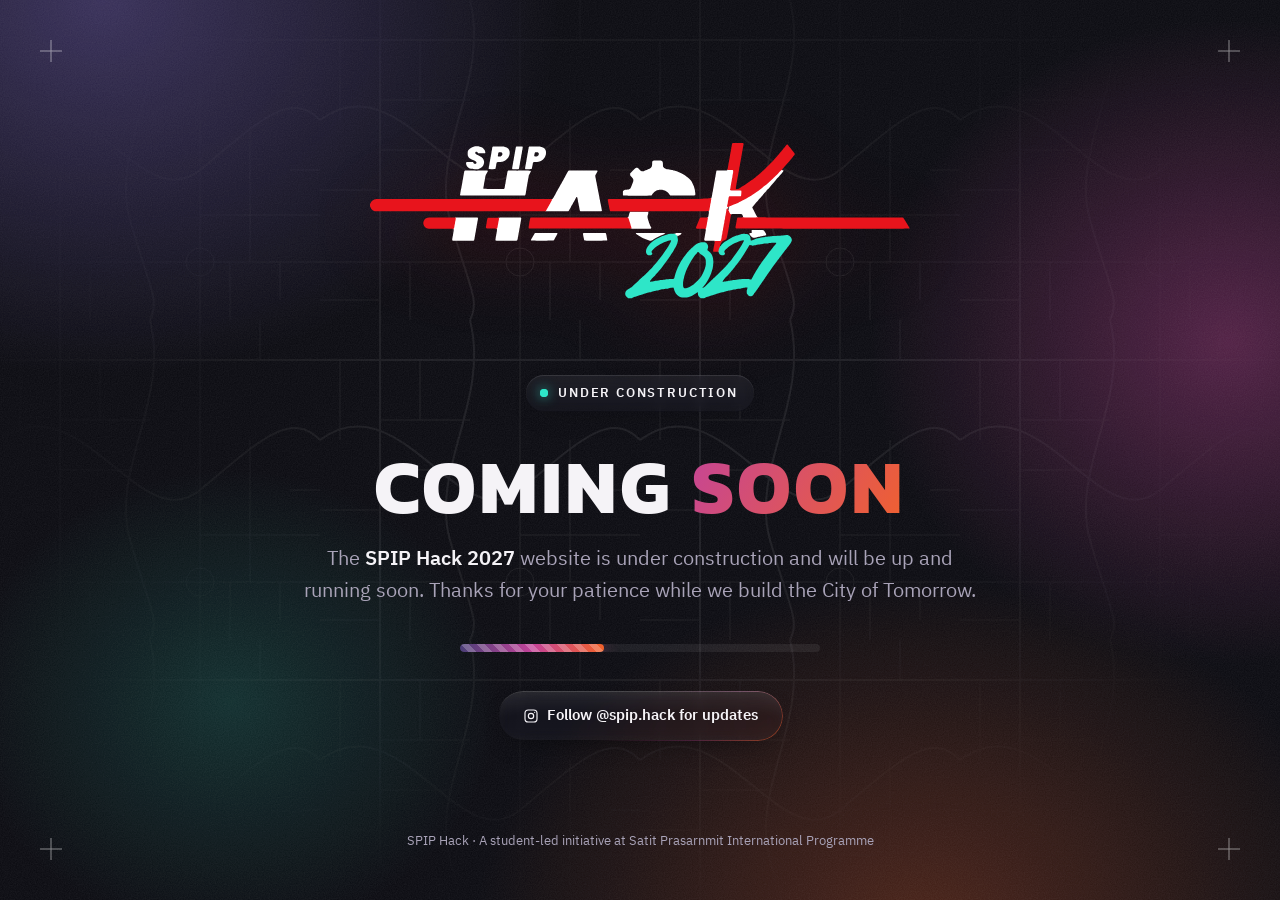
<file: placeholder/index.html>
<!DOCTYPE html>
<!-- Placeholder page shown while the full SPIP Hack 2027 website is being confirmed.
     Self-contained: the logo is an inline SVG (same as assets/logo/spip-hack-logo.svg),
     so it stays sharp at any zoom and this one file can be uploaded on its own. -->
<html lang="en">
<head>
  <meta charset="utf-8">
  <meta name="viewport" content="width=device-width, initial-scale=1">
  <title>SPIP Hack 2027 — Coming Soon</title>
  <meta name="description" content="The SPIP Hack 2027 website is under construction and will be up and running soon. Follow @spip.hack on Instagram for updates.">
  <meta name="theme-color" content="#0A0A10">
  <meta name="color-scheme" content="dark">

  <meta property="og:type" content="website">
  <meta property="og:site_name" content="SPIP Hack 2027">
  <meta property="og:title" content="SPIP Hack 2027 — Coming Soon">
  <meta property="og:description" content="Our website is under construction and will be up and running soon. Follow @spip.hack on Instagram for updates.">

  <link rel="icon" type="image/svg+xml" href="data:image/svg+xml,%3Csvg xmlns='http://www.w3.org/2000/svg' viewBox='0 0 64 64'%3E%3Crect width='64' height='64' rx='14' fill='%230A0A10'/%3E%3Cpath d='M18 18v28M46 18v28M18 32h28' stroke='white' stroke-width='7' stroke-linecap='square' fill='none'/%3E%3Cpath d='M8 38h48' stroke='%23E8141C' stroke-width='4'/%3E%3Cpath d='M40 50h14' stroke='%232EE6C8' stroke-width='4' stroke-linecap='round'/%3E%3C/svg%3E">

  <link rel="preconnect" href="https://fonts.googleapis.com">
  <link rel="preconnect" href="https://fonts.gstatic.com" crossorigin>
  <link rel="stylesheet" href="https://fonts.googleapis.com/css2?family=IBM+Plex+Sans+Thai:wght@400;500;600&family=Kanit:wght@600;700&display=swap">

  <style>
    /* Colours and textures match css/style.css on the main site */
    :root {
      --bg:         #0A0A10;
      --text:       #F5F3F7;
      --text-muted: #A9A3B8;
      --purple:     #4B3F78;
      --magenta:    #C4449A;
      --orange:     #F2622A;
      --red:        #E8141C;
      --cyan:       #2EE6C8;

      --font-display: "Kanit", "Segoe UI", system-ui, sans-serif;
      --font-body:    "IBM Plex Sans Thai", -apple-system, "Segoe UI", system-ui, sans-serif;

      --gutter: clamp(16px, 4vw, 40px);
      --ease: cubic-bezier(.2,.7,.2,1);
      --ease-spring: cubic-bezier(.34,1.56,.64,1);

      --grain: url("data:image/svg+xml,%3Csvg xmlns='http://www.w3.org/2000/svg' width='180' height='180'%3E%3Cfilter id='n'%3E%3CfeTurbulence type='fractalNoise' baseFrequency='.85' numOctaves='3' stitchTiles='stitch'/%3E%3CfeColorMatrix values='0 0 0 0 1 0 0 0 0 1 0 0 0 0 1 0 0 0 .07 0'/%3E%3C/filter%3E%3Crect width='100%25' height='100%25' filter='url(%23n)'/%3E%3C/svg%3E");
      --map-texture: url("data:image/svg+xml,%3Csvg xmlns='http://www.w3.org/2000/svg' width='320' height='320' fill='none' stroke='white'%3E%3Cpath stroke-width='2' d='M0 40H320M60 0V320M0 120C80 60 140 220 200 170S290 90 320 120M150 0C170 80 110 150 130 220S160 300 150 320'/%3E%3Cpath stroke-width='1' d='M0 262H320M200 0V320M60 100H150M200 215H320M250 120V262M0 190H60M90 262V320M60 150H130M260 0V40M100 40V100M230 262V320M20 40V120M290 170H320M0 300H60M280 262V300'/%3E%3Ccircle cx='200' cy='262' r='14' stroke-width='1'/%3E%3C/svg%3E");
    }

    *, *::before, *::after { box-sizing: border-box; }
    html { -webkit-text-size-adjust: 100%; text-size-adjust: 100%; }
    body {
      margin: 0;
      min-height: 100vh;
      min-height: 100svh;
      display: flex;
      flex-direction: column;
      background: var(--bg);
      color: var(--text);
      font-family: var(--font-body);
      line-height: 1.6;
      -webkit-font-smoothing: antialiased;
      -moz-osx-font-smoothing: grayscale;
      overflow-x: hidden;
    }
    /* Ambient brand light + film grain behind everything */
    body::before {
      content: "";
      position: fixed;
      inset: 0;
      z-index: -2;
      pointer-events: none;
      background:
        var(--grain),
        radial-gradient(55vmax 45vmax at 8% 0%, rgba(75,63,120,.70), transparent 65%),
        radial-gradient(40vmax 36vmax at 96% 38%, rgba(196,68,154,.38), transparent 70%),
        radial-gradient(50vmax 40vmax at 72% 104%, rgba(242,98,42,.28), transparent 70%),
        radial-gradient(30vmax 26vmax at 18% 78%, rgba(46,230,200,.16), transparent 70%);
    }
    /* Faint city-map lines */
    .map-texture {
      position: fixed;
      inset: 0;
      z-index: -1;
      pointer-events: none;
      background-image: var(--map-texture);
      background-size: 320px 320px;
      opacity: .07;
      -webkit-mask-image: radial-gradient(ellipse at 50% 45%, #000 25%, transparent 75%);
      mask-image: radial-gradient(ellipse at 50% 45%, #000 25%, transparent 75%);
    }
    /* Crosshair "+" marks in the corners, as on the Coming Soon posters */
    .cross {
      position: fixed;
      width: 22px;
      height: 22px;
      pointer-events: none;
      opacity: .5;
    }
    .cross::before, .cross::after { content: ""; position: absolute; background: #fff; }
    .cross::before { left: 50%; top: 0; bottom: 0; width: 1px; transform: translateX(-.5px); }
    .cross::after  { top: 50%; left: 0; right: 0; height: 1px; transform: translateY(-.5px); }
    .cross--tl { top: var(--gutter); left: var(--gutter); }
    .cross--tr { top: var(--gutter); right: var(--gutter); }
    .cross--bl { bottom: var(--gutter); left: var(--gutter); }
    .cross--br { bottom: var(--gutter); right: var(--gutter); }

    :focus-visible { outline: 2px solid var(--cyan); outline-offset: 3px; border-radius: 4px; }
    ::selection { background: var(--magenta); color: #fff; }

    /* ---------- Layout ---------- */
    .stage {
      flex: 1;
      display: flex;
      flex-direction: column;
      align-items: center;
      justify-content: center;
      width: 100%;
      max-width: 760px;
      margin-inline: auto;
      padding: clamp(64px, 12vh, 120px) var(--gutter) 32px;
      text-align: center;
    }

    .logo { margin: 0 0 clamp(36px, 7vh, 64px); width: min(540px, 100%); }
    .logo svg {
      display: block;
      width: 100%;
      height: auto;
      aspect-ratio: 800 / 230;
      filter: drop-shadow(0 18px 40px rgba(232,20,28,.18));
    }

    /* "Under construction" status pill */
    .status {
      display: inline-flex;
      align-items: center;
      gap: 10px;
      padding: 8px 16px 8px 14px;
      border-radius: 999px;
      background: linear-gradient(180deg, rgba(255,255,255,.06), rgba(255,255,255,.015));
      box-shadow:
        inset 0 1px 0 rgba(255,255,255,.10),
        inset 0 -14px 26px -22px rgba(255,255,255,.05),
        0 10px 28px -16px rgba(0,0,0,.8);
      -webkit-backdrop-filter: blur(5px) saturate(150%);
      backdrop-filter: blur(5px) saturate(150%);
      font-size: .8125rem;
      font-weight: 600;
      letter-spacing: .14em;
      text-transform: uppercase;
    }
    .status__dot {
      position: relative;
      width: 8px;
      height: 8px;
      border-radius: 50%;
      background: var(--cyan);
      box-shadow: 0 0 12px rgba(46,230,200,.8);
    }
    .status__dot::after {
      content: "";
      position: absolute;
      inset: 0;
      border-radius: 50%;
      background: var(--cyan);
      animation: ping 2s var(--ease) infinite;
    }

    .headline {
      margin: 24px 0 0;
      font-family: var(--font-display);
      font-size: clamp(2.5rem, 1.6rem + 4vw, 4.75rem);
      font-weight: 700;
      line-height: 1;
      letter-spacing: .04em;
      text-transform: uppercase;
    }
    .headline .grad {
      background: linear-gradient(120deg, var(--magenta) 0%, var(--orange) 100%);
      -webkit-background-clip: text;
      background-clip: text;
      color: transparent;
    }

    .lede {
      max-width: 34em;
      margin: 20px auto 0;
      color: var(--text-muted);
      font-size: clamp(1.0625rem, 1rem + .3vw, 1.25rem);
    }
    .lede strong { color: var(--text); font-weight: 600; }

    /* Striped "building" bar — decorative, loops forever */
    .build {
      position: relative;
      width: min(360px, 100%);
      height: 8px;
      margin: 36px auto 0;
      border-radius: 999px;
      background: rgba(255,255,255,.07);
      overflow: hidden;
    }
    .build::before {
      content: "";
      position: absolute;
      top: 0;
      bottom: 0;
      left: 0;
      width: 40%;
      border-radius: inherit;
      background:
        linear-gradient(45deg, rgba(255,255,255,.22) 25%, transparent 25% 50%, rgba(255,255,255,.22) 50% 75%, transparent 75%) 0 0 / 16px 16px,
        linear-gradient(90deg, var(--purple), var(--magenta) 50%, var(--orange));
      box-shadow: 0 0 16px rgba(196,68,154,.55);
      animation: sweep 2.4s var(--ease) infinite, stripes .6s linear infinite;
    }

    /* Instagram button — liquid-glass style from the main site */
    .btn {
      position: relative;
      isolation: isolate;
      display: inline-flex;
      align-items: center;
      justify-content: center;
      gap: 8px;
      min-height: 48px;
      margin-top: 40px;
      padding: 0 24px;
      border-radius: 999px;
      background: linear-gradient(180deg, rgba(255,255,255,.05) 0%, rgba(255,255,255,.01) 50%, rgba(255,255,255,.025) 100%);
      box-shadow:
        inset 0 18px 30px -24px rgba(255,255,255,.14),
        inset 0 -14px 26px -22px rgba(255,255,255,.05),
        0 10px 28px -16px rgba(0,0,0,.8);
      -webkit-backdrop-filter: blur(5px) saturate(150%);
      backdrop-filter: blur(5px) saturate(150%);
      color: var(--text);
      font-size: .9375rem;
      font-weight: 600;
      line-height: 1;
      text-decoration: none;
      white-space: nowrap;
      transition: background .25s var(--ease), transform .35s var(--ease-spring);
    }
    /* 1px rim of light instead of a border, warm toward the bottom-right */
    .btn::before {
      content: "";
      position: absolute;
      inset: -1px;
      z-index: -1;
      padding: 1px;
      border-radius: inherit;
      background:
        linear-gradient(180deg, rgba(255,255,255,.22) 0%, rgba(255,255,255,0) 40%),
        linear-gradient(315deg, rgba(242,98,42,.55) 0%, rgba(196,68,154,.28) 26%, rgba(196,68,154,0) 55%);
      -webkit-mask: linear-gradient(#000 0 0) content-box, linear-gradient(#000 0 0);
      -webkit-mask-composite: xor;
      mask: linear-gradient(#000 0 0) content-box exclude, linear-gradient(#000 0 0);
    }
    .btn:hover {
      background: linear-gradient(180deg, rgba(255,255,255,.09) 0%, rgba(255,255,255,.025) 50%, rgba(255,255,255,.04) 100%);
      transform: scale(1.03);
    }
    .btn:active { transform: scale(.96); transition-duration: .12s; }
    .icon {
      width: 16px;
      height: 16px;
      flex: none;
      fill: none;
      stroke: currentColor;
      stroke-width: 1.75;
      stroke-linecap: round;
      stroke-linejoin: round;
    }

    .footer {
      padding: 24px var(--gutter) calc(var(--gutter) + 8px);
      text-align: center;
      font-size: .8125rem;
      color: var(--text-muted);
    }

    .visually-hidden {
      position: absolute !important;
      width: 1px; height: 1px;
      margin: -1px; padding: 0;
      overflow: hidden;
      clip: rect(0 0 0 0);
      white-space: nowrap;
      border: 0;
    }

    /* ---------- Motion ---------- */
    .rise { animation: rise .8s var(--ease) both; }
    .rise:nth-child(2) { animation-delay: .08s; }
    .rise:nth-child(3) { animation-delay: .16s; }
    .rise:nth-child(4) { animation-delay: .24s; }
    .rise:nth-child(5) { animation-delay: .32s; }
    .rise:nth-child(6) { animation-delay: .40s; }

    @keyframes rise    { from { opacity: 0; transform: translateY(16px); } }
    @keyframes ping    { 0% { transform: scale(1); opacity: .7; } 80%, 100% { transform: scale(2.8); opacity: 0; } }
    @keyframes sweep   { 0% { transform: translateX(-100%); } 100% { transform: translateX(250%); } }
    @keyframes stripes { from { background-position: 16px 0, 0 0; } to { background-position: 0 0, 0 0; } }

    @media (prefers-reduced-motion: reduce) {
      .rise, .status__dot::after { animation: none; }
      .build::before { animation: none; left: 0; width: 100%; opacity: .7; }
      .btn, .btn:hover, .btn:active { transition: none; transform: none; }
    }

    @media (max-width: 480px) {
      .cross { display: none; }
      .btn { white-space: normal; text-align: center; line-height: 1.3; padding-block: 12px; }
    }
  </style>
</head>
<body>
  <div class="map-texture" aria-hidden="true"></div>
  <span class="cross cross--tl" aria-hidden="true"></span>
  <span class="cross cross--tr" aria-hidden="true"></span>
  <span class="cross cross--bl" aria-hidden="true"></span>
  <span class="cross cross--br" aria-hidden="true"></span>

  <main class="stage">
    <h1 class="logo rise">
      <svg xmlns="http://www.w3.org/2000/svg" viewBox="0 0 800 230" width="800" height="230" role="img" aria-labelledby="logo-title"><title id="logo-title">SPIP Hack 2027</title>
        <path fill="#FFFFFF" fill-rule="evenodd" d="M510.83 146.19C510.94 145.9 510.63 145.14 510.33 144.97C510.13 144.85 508.31 144.8 503.04 144.75C496.18 144.69 496.01 144.68 495.67 144.43C495.48 144.29 495.27 143.98 495.21 143.74C495.05 143.13 495.19 141.69 495.49 140.83C495.63 140.43 495.78 139.72 495.82 139.27C495.86 138.81 495.97 138.07 496.06 137.62C496.15 137.18 496.26 136.42 496.31 135.94C496.35 135.46 496.5 134.72 496.63 134.31C496.76 133.9 496.92 133.03 496.99 132.38C497.06 131.72 497.2 130.88 497.31 130.5C497.54 129.69 497.56 128.19 497.34 127.75C497.26 127.58 496.95 127.33 496.66 127.19C496.01 126.89 495.98 126.66 496.51 126.01C496.83 125.61 496.91 125.35 497.06 124.29C497.16 123.61 497.3 122.89 497.37 122.7C497.6 122.1 497.76 121.27 498.01 119.38C498.14 118.38 498.39 116.94 498.55 116.19C498.86 114.8 499.37 111.88 499.47 110.91C499.52 110.44 499.56 110.38 499.83 110.38C500.59 110.38 501.28 108.97 501.49 107C501.55 106.48 501.69 105.7 501.81 105.25C501.95 104.72 502.04 103.92 502.05 102.98C502.06 101.61 502.05 101.5 501.77 101.21C501.6 101.03 501.31 100.85 501.11 100.81C500.63 100.7 500.64 100.39 501.18 99.69C501.66 99.06 501.91 98.14 502.12 96.17C502.2 95.47 502.37 94.52 502.51 94.05C502.64 93.57 502.84 92.45 502.94 91.55C503.04 90.65 503.27 89.41 503.46 88.8C503.83 87.54 503.97 86.67 503.99 85.5C504 85.05 504.11 84.27 504.25 83.75C504.39 83.23 504.5 82.6 504.5 82.35C504.5 81.92 504.53 81.88 504.94 81.8C505.37 81.72 506 81.15 506 80.83C506 80.75 506.14 80.26 506.3 79.74C506.47 79.22 506.64 78.4 506.69 77.93C506.73 77.45 506.85 76.7 506.94 76.25C507.03 75.8 507.15 75.05 507.19 74.58C507.24 74.11 507.38 73.41 507.51 73.03C507.64 72.64 507.81 71.87 507.87 71.32C507.94 70.77 508.04 70.13 508.11 69.92C508.17 69.7 508.26 69.08 508.31 68.54C508.36 68 508.5 67.25 508.62 66.87C508.75 66.49 508.89 65.76 508.94 65.25C508.99 64.73 509.13 63.88 509.26 63.35C509.39 62.83 509.5 62.19 509.5 61.94C509.5 61.69 509.61 61.05 509.74 60.52C509.87 59.99 510.02 59.11 510.07 58.56C510.12 58.01 510.26 57.27 510.38 56.92C510.5 56.57 510.64 55.89 510.69 55.42C510.73 54.95 510.85 54.25 510.94 53.88C511.03 53.5 511.13 52.76 511.17 52.23C511.21 51.7 511.36 50.97 511.5 50.59C511.64 50.22 511.81 49.39 511.87 48.74C511.93 48.09 512.04 47.38 512.11 47.15C512.18 46.92 512.28 46.33 512.32 45.84C512.37 45.34 512.51 44.65 512.63 44.29C512.76 43.93 512.9 43.18 512.95 42.61C513.05 41.4 513.36 40.94 514.19 40.75C514.46 40.68 517.88 40.63 521.77 40.63C528.86 40.62 528.86 40.62 529.19 40.34C529.4 40.16 529.54 39.89 529.58 39.56C529.65 39.06 529.65 39.06 533.86 39.11C536.17 39.13 538.19 39.2 538.34 39.26C539 39.51 539.06 39.84 539.04 42.68C539.02 45.31 539.02 45.31 538.56 46.75C538.19 47.94 538.09 48.48 537.99 49.87C537.85 51.88 537.8 52.17 537.41 53.31C537.25 53.8 537.06 54.76 536.99 55.5C536.92 56.22 536.73 57.42 536.56 58.15C536.39 58.89 536.14 60.3 536.01 61.28C535.87 62.26 535.65 63.4 535.5 63.81C535.32 64.31 535.18 65.24 535.06 66.56C534.96 67.66 534.85 68.68 534.81 68.83C534.75 69.01 534.8 69.12 534.96 69.2C535.08 69.26 538.67 69.34 542.92 69.37C552.02 69.45 551.25 69.27 551.25 71.35C551.25 73.73 550.97 78.68 550.81 79.08C550.45 79.97 550.88 79.93 541.69 80C535.31 80.05 533.37 80.1 533.16 80.22C532.61 80.54 532.23 81.74 532 83.89C531.94 84.54 531.74 85.54 531.56 86.12C531.36 86.81 531.18 87.86 531.07 89.06C530.94 90.46 530.8 91.24 530.52 92.12C530.31 92.76 530.17 93.34 530.21 93.41C530.34 93.62 531.24 93.26 534.75 91.6C535.2 91.39 535.9 91.12 536.31 91C537.26 90.72 539.12 89.97 539.94 89.54C540.28 89.36 540.84 89.11 541.19 88.99C541.97 88.71 544.17 87.75 544.82 87.39C545.09 87.25 546.83 86.37 548.69 85.45C554.8 82.41 555.65 81.95 558.41 80.21C559.04 79.81 559.89 79.31 560.3 79.1C560.7 78.9 561.52 78.42 562.11 78.03C562.7 77.65 563.61 77.09 564.12 76.78C565.48 75.96 570.53 72.58 571.62 71.75C575.39 68.91 577.21 67.55 578.43 66.69C579.21 66.14 580.4 65.21 581.08 64.62C581.76 64.03 582.71 63.25 583.19 62.88C586.38 60.41 592.15 55.31 596.12 51.43C597.46 50.12 598.79 48.89 599.06 48.69C599.9 48.08 603.84 44.14 604.87 42.88C606.06 41.42 608.29 39.25 608.9 38.96C609.15 38.85 609.64 38.75 610 38.75C610.57 38.75 610.64 38.78 610.56 38.97C610.24 39.72 610.6 40.25 611.63 40.55C613.08 40.98 613.11 41.25 611.82 42.62C611.31 43.17 610.54 44.08 610.11 44.65C609.68 45.22 608.78 46.25 608.12 46.94C607.46 47.62 606.59 48.63 606.2 49.17C605.8 49.7 604.85 50.8 604.08 51.6C603.31 52.41 602.43 53.4 602.13 53.81C601.83 54.23 601.07 55.1 600.44 55.75C599.81 56.4 598.93 57.42 598.49 58C598.05 58.58 597.15 59.62 596.5 60.31C595.84 61 595.11 61.84 594.87 62.19C594.64 62.53 593.97 63.32 593.39 63.94C592.81 64.56 592.14 65.37 591.9 65.75C591.66 66.13 590.64 67.28 589.63 68.31C588.62 69.34 587.49 70.61 587.1 71.12C586.72 71.64 585.8 72.71 585.05 73.5C584.3 74.29 583.47 75.25 583.19 75.62C582.92 76 582.13 76.9 581.44 77.62C580.74 78.35 579.84 79.39 579.44 79.94C579.03 80.49 578.1 81.56 577.37 82.31C576.64 83.07 575.77 84.05 575.44 84.5C575.1 84.95 574.26 85.9 573.57 86.62C572.87 87.35 571.94 88.42 571.5 89C571.07 89.58 570.13 90.65 569.43 91.38C568.11 92.74 566.89 94.26 566.55 94.98C566.28 95.54 566.37 95.91 567.08 97.15C567.4 97.72 568.49 99.79 569.51 101.75C571.67 105.95 573.54 109.33 573.91 109.72C574.05 109.87 574.36 110.07 574.58 110.15C574.91 110.27 575 110.37 575 110.64C575 111.38 575.1 111.38 563.7 111.38C553.69 111.38 553.38 111.37 552.58 111.12C551.63 110.83 551.5 110.56 552.16 110.25C552.8 109.95 552.85 109.58 552.44 108.23C551.91 106.43 551.43 105.7 550.59 105.38C550.35 105.29 547.86 105.25 543.17 105.25C535.16 105.25 535.47 105.21 534.99 106.2C534.66 106.9 534.46 106.9 533.32 106.21C532.48 105.7 532.44 105.65 531.78 104.38C530.36 101.62 529.88 100.33 529.88 99.3C529.88 98.35 529.8 98.22 529.48 98.59C529.19 98.92 529.13 99.18 528.99 100.55C528.92 101.24 528.7 102.58 528.5 103.51C528.3 104.44 528.08 105.78 528 106.47C527.93 107.17 527.72 108.15 527.55 108.65C527.33 109.3 527.19 110.14 527.07 111.56C526.92 113.15 526.81 113.79 526.5 114.69C526.19 115.6 526.09 116.16 525.98 117.62C525.88 118.99 525.76 119.73 525.48 120.62C525.28 121.28 525.06 122.35 525 123C524.94 123.65 524.71 124.99 524.5 125.98C524.29 126.97 524.06 128.32 523.99 129C523.92 129.67 523.73 130.64 523.55 131.14C523.32 131.82 523.19 132.59 523.06 134.09C522.92 135.75 522.82 136.32 522.5 137.21C522.18 138.12 522.09 138.63 521.99 140.06C521.87 141.7 521.74 142.41 521.14 144.55C520.73 146.01 521.01 145.93 516.34 146C513.57 146.05 512.2 146.12 511.96 146.22C511.45 146.44 510.74 146.43 510.83 146.19ZM122.06 144.48C121.72 144.21 121.72 144.21 121.81 142.86C121.86 142.12 121.98 141.21 122.07 140.85C122.17 140.48 122.28 139.79 122.32 139.31C122.36 138.83 122.5 138.1 122.63 137.69C122.76 137.28 122.92 136.4 122.99 135.75C123.06 135.1 123.2 134.28 123.3 133.94C123.41 133.59 123.5 133.08 123.5 132.8C123.5 132.53 123.62 131.85 123.77 131.3C124.15 129.9 124.17 128.03 123.8 127.54C123.66 127.35 123.36 127.14 123.14 127.08C122.62 126.93 122.63 126.58 123.17 125.77C123.62 125.1 123.86 124.1 124.12 121.81C124.19 121.19 124.37 120.32 124.51 119.88C124.65 119.43 124.81 118.5 124.88 117.81C125.02 116.37 125.29 114.91 125.64 113.76C125.77 113.32 125.92 112.38 125.96 111.67L126.04 110.38 142.47 110.38C160.41 110.38 159.52 110.34 159.86 111.07C160.05 111.5 160.04 112.45 159.82 113.2C159.72 113.54 159.6 114.21 159.55 114.69C159.5 115.17 159.36 115.93 159.23 116.37C159.1 116.82 159 117.45 159 117.77C159 118.09 158.86 118.89 158.69 119.55C158.52 120.21 158.37 120.96 158.37 121.22C158.37 121.48 158.26 122.16 158.12 122.73C157.99 123.3 157.88 124.04 157.88 124.38C157.88 124.71 157.74 125.43 157.57 125.96C157.41 126.5 157.24 127.34 157.19 127.84C157.15 128.33 157.06 128.92 156.99 129.15C156.92 129.38 156.82 130.07 156.75 130.69C156.69 131.31 156.53 132.12 156.4 132.5C156.27 132.88 156.13 133.64 156.08 134.19C156.03 134.74 155.91 135.5 155.81 135.88C155.71 136.25 155.59 136.96 155.54 137.44C155.5 137.92 155.38 138.54 155.28 138.81C155.19 139.09 155.06 139.83 155 140.46C154.95 141.09 154.81 141.88 154.71 142.21C154.6 142.54 154.43 143.14 154.32 143.54C153.94 144.87 155.64 144.75 137.86 144.75C122.41 144.75 122.41 144.75 122.06 144.48ZM186.21 144.49C185.89 144.25 185.88 144.17 185.88 143.15C185.88 142.55 185.96 141.72 186.07 141.31C186.17 140.9 186.31 140.06 186.37 139.44C186.44 138.82 186.58 138.06 186.69 137.75C186.8 137.44 186.94 136.65 187 136C187.06 135.35 187.2 134.57 187.3 134.27C187.41 133.98 187.53 133.36 187.57 132.9C187.61 132.44 187.74 131.75 187.85 131.38C187.99 130.9 188.05 130.18 188.06 129.04C188.06 127.48 188.05 127.38 187.77 127.08C187.61 126.91 187.34 126.74 187.18 126.7C186.77 126.59 186.79 126.25 187.25 125.6C187.69 124.96 187.94 124.02 188.13 122.27C188.2 121.56 188.38 120.62 188.51 120.18C188.65 119.75 188.84 118.67 188.94 117.79C189.05 116.91 189.28 115.65 189.45 115C189.93 113.26 189.99 112.91 189.99 111.84C190 110.88 190 110.88 190.41 110.87C190.63 110.87 191.34 110.76 191.99 110.62C193.12 110.38 193.68 110.38 208 110.38C218.26 110.38 222.96 110.42 223.22 110.51C224.06 110.8 224.27 111.69 223.89 113.29C223.74 113.9 223.62 114.61 223.62 114.87C223.62 115.14 223.51 115.71 223.37 116.15C223.23 116.58 223.07 117.5 223 118.19C222.94 118.88 222.8 119.68 222.7 119.97C222.59 120.27 222.45 121.03 222.38 121.66C222.31 122.29 222.16 123.18 222.06 123.62C221.96 124.07 221.88 124.63 221.88 124.88C221.87 125.12 221.73 125.75 221.56 126.29C221.39 126.82 221.25 127.5 221.25 127.8C221.25 128.09 221.14 128.87 221 129.51C220.87 130.16 220.75 130.92 220.75 131.21C220.75 131.5 220.61 132.17 220.44 132.7C220.27 133.23 220.12 133.95 220.12 134.3C220.12 134.65 220.01 135.41 219.87 135.98C219.74 136.55 219.62 137.26 219.62 137.56C219.62 137.86 219.51 138.48 219.36 138.95C219.22 139.41 219.06 140.28 219 140.87C218.87 142.28 218.35 143.99 217.93 144.39C217.6 144.69 217.6 144.69 202.07 144.72C186.54 144.75 186.54 144.75 186.21 144.49ZM238.78 144.56C238.19 144.14 238.4 143.51 239.98 140.85C240.54 139.91 241 139.1 241 139.06C241 138.92 243.15 135.21 243.64 134.5C244.55 133.18 242.65 133.31 261.08 133.31C276.78 133.31 277.23 133.32 277.49 133.55C277.63 133.68 277.75 133.92 277.75 134.09C277.75 134.4 276.46 136.89 274.81 139.75C274.32 140.61 273.65 141.81 273.32 142.41C272.66 143.64 272.14 144.3 271.61 144.57C271.06 144.85 239.18 144.84 238.78 144.56ZM318 144.53C317.38 144.22 317.02 143.43 316.87 142.05C316.8 141.44 316.63 140.59 316.49 140.17C316.36 139.76 316.19 139 316.13 138.49C316.03 137.7 315.83 136.53 315.44 134.49C315.37 134.12 315.41 133.98 315.67 133.68C315.98 133.31 315.98 133.31 331.9 133.27C343.28 133.25 348 133.28 348.46 133.38C349.37 133.57 349.83 134.1 349.93 135.09C349.97 135.49 350.11 136.23 350.25 136.75C350.38 137.27 350.52 138.03 350.57 138.44C350.62 138.85 350.71 139.33 350.77 139.49C350.84 139.66 350.97 140.37 351.07 141.06C351.16 141.76 351.33 142.53 351.43 142.78C351.79 143.63 351.64 144.23 351 144.56C350.68 144.73 348.65 144.75 334.54 144.75C319.46 144.75 318.41 144.74 318 144.53ZM413.69 144.44C413.14 144.28 412.21 144.01 411.62 143.84C406.36 142.31 401.21 139.76 396.62 136.42C394.61 134.97 394.15 134.58 393.92 134.16C393.7 133.77 393.7 133.74 393.91 133.53C394.12 133.32 395.22 133.31 414.22 133.31C435.02 133.31 436.06 133.34 437.22 133.82C438.07 134.17 437.73 134.39 434.68 135.42C429.7 137.11 424.64 139.65 419.76 142.91C418.63 143.67 417.47 144.39 417.19 144.51C416.46 144.85 414.97 144.81 413.69 144.44ZM567.9 140.36C566.43 140.12 565.02 138.96 563.24 136.55C562.77 135.92 562.33 135.36 562.26 135.32C562.03 135.18 561.75 134.53 561.82 134.33C561.93 134.04 562.62 133.77 563.94 133.51C565.71 133.15 565.91 132.88 565.5 131.43C565.15 130.22 565.16 129.43 565.53 129.22C565.75 129.1 567.66 129.05 573.94 128.99C583.25 128.91 582.61 128.84 583.73 130.07C584.47 130.88 585.86 132.86 586.29 133.71C586.69 134.53 587.05 135.91 586.95 136.3C586.83 136.77 586.6 136.85 583.9 137.31C581.7 137.69 576.48 138.75 576 138.92C574.16 139.55 569.21 140.6 568.62 140.48C568.59 140.48 568.27 140.42 567.9 140.36ZM453.58 138.2C452.87 137.37 451.74 136.51 450.75 136.04C450.03 135.69 450.01 135.68 450.01 135.17C450 134.66 450 134.66 450.87 134.57C451.56 134.5 451.83 134.41 452.19 134.13C453.08 133.42 454.18 133.25 457.94 133.25C461.07 133.25 461.41 133.32 461.48 133.89C461.52 134.3 460.5 135.28 458.87 136.36C457.3 137.42 457.3 137.42 456.25 137.49C455.31 137.56 455.31 137.56 455.27 138.22C455.24 138.88 455.24 138.88 454.7 138.88C454.2 138.88 454.11 138.82 453.58 138.2ZM387.81 126.87C387.54 126.81 387.1 126.76 386.85 126.76C386.41 126.75 386.38 126.72 386.26 126.22C386.19 125.93 385.87 124.93 385.56 123.99C385.25 123.06 385 122.17 385 122.02C385 121.86 384.78 121.08 384.52 120.27C384.25 119.47 383.79 118.05 383.5 117.12C383.21 116.2 382.86 115.13 382.72 114.75C382.59 114.37 382.35 113.69 382.19 113.23C382.02 112.77 381.75 112.11 381.57 111.77C381.39 111.42 381.25 110.97 381.25 110.77C381.25 110.44 381.3 110.4 381.74 110.33C382.43 110.22 382.84 109.81 383.01 109.06C383.09 108.72 383.28 107.99 383.44 107.44C383.6 106.89 383.77 106.18 383.82 105.88C383.99 104.78 384.96 102.6 385.38 102.37C385.55 102.28 389.61 102.24 398.78 102.24C411.94 102.25 411.94 102.25 412.16 102.51C412.28 102.66 412.38 102.96 412.38 103.19C412.38 103.72 411.87 105.83 411.45 107.05C410.94 108.51 410.98 110.28 411.55 112.09C411.79 112.83 412.21 114.2 412.5 115.12C414.05 120.17 414.84 122.15 416.3 124.57C417.04 125.8 416.86 126.57 415.76 126.88C415.21 127.03 388.55 127.02 387.81 126.87ZM385.44 101.6C384.6 101.48 384.36 101.38 384.69 101.27C385.06 101.14 413 101.25 413 101.38C413 101.44 412.76 101.52 412.47 101.56C411.71 101.66 386.16 101.71 385.44 101.6ZM259.62 100.71C259.62 99.99 260.03 98.84 260.58 98.02C260.82 97.65 261.5 96.44 262.08 95.34C262.66 94.24 263.3 93.11 263.5 92.82C263.7 92.53 264.22 91.59 264.66 90.73C265.1 89.87 265.68 88.81 265.95 88.38C266.22 87.95 266.98 86.58 267.63 85.33C268.83 83.07 268.83 83.07 269.63 82.93C270.65 82.74 271.05 82.32 272.11 80.28C272.53 79.47 273.18 78.29 273.56 77.65C273.94 77.01 274.59 75.85 274.99 75.07C275.39 74.3 275.98 73.24 276.28 72.74C276.59 72.23 277.17 71.19 277.57 70.44C277.97 69.68 278.7 68.36 279.19 67.5C279.69 66.64 280.56 65.07 281.12 64C281.69 62.93 282.2 62.01 282.25 61.94C282.38 61.77 285.15 56.79 286.53 54.26C287.15 53.13 287.89 51.81 288.18 51.32C288.47 50.84 289.06 49.76 289.5 48.94C289.93 48.11 290.66 46.79 291.12 46C291.58 45.21 292.24 44.01 292.57 43.33C293.32 41.84 294.04 40.98 294.72 40.77C295.38 40.58 335.7 40.56 336.4 40.76C337.21 40.98 337.31 41.48 336.77 42.51C336.57 42.88 336.11 43.75 335.76 44.44C335.4 45.12 334.83 46.14 334.5 46.69C334.17 47.24 333.85 47.85 333.8 48.05C333.7 48.48 333.93 50.54 334.25 52C334.7 54 334.91 55.06 335.07 56.19C335.16 56.81 335.32 57.55 335.42 57.85C335.53 58.15 335.68 58.84 335.74 59.39C335.81 59.94 335.92 60.6 335.99 60.85C336.05 61.11 336.14 61.64 336.19 62.04C336.23 62.44 336.38 63.08 336.51 63.46C336.64 63.84 336.78 64.44 336.82 64.79C336.94 65.87 337.37 68.26 337.64 69.25C337.77 69.77 337.93 70.64 338 71.19C338.06 71.74 338.17 72.35 338.24 72.54C338.32 72.73 338.44 73.3 338.51 73.79C338.58 74.28 338.72 74.97 338.82 75.31C338.91 75.66 339.02 76.28 339.07 76.69C339.11 77.1 339.26 77.78 339.39 78.21C339.53 78.63 339.68 79.36 339.74 79.83C339.93 81.4 340.25 83.18 340.5 84.01C340.64 84.45 340.78 85.1 340.82 85.44C340.93 86.47 341.39 88.88 341.64 89.82C341.77 90.31 341.91 91.01 341.95 91.38C341.98 91.76 342.12 92.51 342.25 93.06C342.62 94.63 342.89 96.1 343.03 97.19C343.09 97.74 343.25 98.53 343.39 98.95C343.82 100.33 343.65 100.85 342.64 101.12C342.3 101.21 337.46 101.24 327.04 101.22C312.62 101.19 311.91 101.18 311.58 100.96C311.13 100.67 310.75 99.81 310.6 98.76C310.54 98.31 310.38 97.46 310.25 96.88C310.12 96.29 309.98 95.48 309.93 95.08C309.89 94.68 309.75 94.06 309.63 93.71C309.51 93.35 309.37 92.68 309.32 92.21C309.27 91.74 309.18 91.19 309.12 90.97C309.06 90.76 308.95 90.15 308.87 89.61C308.8 89.07 308.64 88.33 308.51 87.97C308.38 87.6 308.24 86.94 308.19 86.49C308.14 86.05 308.03 85.35 307.94 84.94C307.85 84.53 307.74 83.88 307.69 83.5C307.64 83.12 307.5 82.45 307.37 82C307.23 81.55 307.05 80.91 306.97 80.56C306.83 80.02 306.76 79.93 306.47 79.9C305.98 79.84 305.53 80.38 304.62 82.18C304.19 83.01 303.49 84.28 303.06 85C302.64 85.72 301.93 86.99 301.5 87.81C301.07 88.64 300.47 89.72 300.17 90.22C299.87 90.72 299.33 91.67 298.98 92.34C298.63 93.01 297.97 94.21 297.53 95C297.08 95.79 296.3 97.22 295.78 98.19C294.68 100.25 294.38 100.67 293.84 100.97C293.46 101.17 292.36 101.19 276.53 101.22L259.62 101.25 259.62 100.71ZM531.42 99.05C531.54 98.75 531.51 96.98 531.38 96.53C531.28 96.16 531.31 96.07 531.76 95.55C532.31 94.92 532.33 94.85 532.05 94.62C531.77 94.38 531.07 94.78 530.86 95.3C530.78 95.51 530.57 95.87 530.41 96.1C529.95 96.71 529.86 97.17 530.06 97.82C530.38 98.88 531.21 99.62 531.42 99.05ZM381.94 78C381.66 77.94 380.23 77.89 378.75 77.88C375.92 77.87 375.31 77.79 374.92 77.36C374.71 77.12 374.69 76.87 374.69 74.26C374.69 70.76 374.7 70.72 376.46 69.85C377.54 69.31 377.54 69.31 380.24 69.18C383.17 69.03 383.27 69 384.51 68.18C385.66 67.42 386.3 66.52 386.92 64.78C387.1 64.28 387.36 63.64 387.51 63.35C387.66 63.06 387.88 62.54 388 62.19C388.12 61.85 388.56 60.76 388.99 59.79C390.95 55.27 390.72 53.8 387.6 50.54C385.68 48.54 385.47 48.19 385.4 46.72C385.31 45.01 385.36 44.94 389.53 40.8C393.41 36.93 393.71 36.71 394.94 36.71C396.25 36.7 397.08 37.19 399.11 39.17C401.41 41.4 402.16 41.8 404 41.78C405.13 41.77 405.32 41.73 406.21 41.33C406.75 41.09 407.84 40.64 408.63 40.33C409.43 40.03 410.36 39.64 410.7 39.46C411.04 39.29 411.57 39.08 411.88 39C413.01 38.7 415.33 37.4 416.11 36.63C417.55 35.21 418 33.78 418 30.57C418.01 27.99 418.1 27.64 418.97 26.85C420.17 25.77 419.9 25.81 425.75 25.81C431.59 25.81 431.55 25.81 432.54 26.8C433.65 27.91 434 29.14 434 32C434 34.86 434.09 35.17 435.25 36.41C436.18 37.41 436.7 37.73 438.56 38.42C439.47 38.76 439.94 38.86 441 38.92C441.72 38.96 442.6 39.08 442.94 39.18C443.28 39.29 443.93 39.41 444.38 39.45C444.82 39.49 445.52 39.62 445.94 39.75C446.35 39.88 447.08 40.02 447.56 40.07C448.04 40.11 448.63 40.23 448.87 40.32C449.12 40.41 449.93 40.63 450.69 40.81C452.07 41.14 454.28 41.82 455.44 42.28C459.05 43.72 460.07 44.22 463.19 46.01C466.2 47.73 467.75 48.78 470.82 51.18C472.28 52.33 475.4 55.38 476 56.26C476.6 57.13 478.64 61.2 478.94 62.12C479.06 62.5 479.3 63.1 479.46 63.47C479.77 64.17 480.55 66.68 480.84 67.94C480.94 68.35 481.13 69.14 481.26 69.69C481.39 70.24 481.5 71 481.5 71.38C481.5 71.76 481.61 72.46 481.75 72.94C482.04 73.94 482.11 76.63 481.86 77.18C481.53 77.9 482.51 77.86 463.21 77.88C442.47 77.9 444.93 78.12 443.63 76.16C442.09 73.85 439.79 71.77 437.55 70.64C436.72 70.23 434.11 69.41 433 69.22C432.62 69.16 431.44 69.13 430.38 69.16C428.52 69.22 428.36 69.24 426.75 69.75C424.78 70.37 423.73 70.87 422.22 71.9C420.88 72.82 418.69 75.07 418.01 76.23C417.55 77.01 417.19 77.44 416.75 77.7C416.36 77.93 382.98 78.22 381.94 78ZM134.21 77.75C133.38 77.5 133.15 76.81 133.57 75.82C133.67 75.57 133.81 74.85 133.88 74.21C133.95 73.58 134.08 72.7 134.19 72.25C134.29 71.8 134.37 71.2 134.37 70.91C134.37 70.62 134.46 70.13 134.57 69.81C134.68 69.49 134.85 68.81 134.95 68.28C135.05 67.75 135.21 67.04 135.32 66.7C135.42 66.36 135.5 65.85 135.5 65.57C135.5 65.29 135.61 64.61 135.74 64.06C135.87 63.51 136.04 62.56 136.11 61.94C136.18 61.32 136.32 60.56 136.43 60.26C136.54 59.95 136.69 59.19 136.75 58.57C136.82 57.95 136.93 57.25 136.99 57.01C137.06 56.78 137.15 56.16 137.2 55.64C137.25 55.12 137.39 54.41 137.52 54.06C137.65 53.72 137.81 52.9 137.88 52.25C137.94 51.6 138.08 50.73 138.18 50.31C138.29 49.9 138.37 49.33 138.37 49.04C138.37 48.76 138.49 48.16 138.63 47.71C138.77 47.26 138.93 46.37 138.99 45.73C139.05 45.09 139.17 44.39 139.25 44.19C139.33 43.98 139.44 43.37 139.5 42.84C139.64 41.65 139.81 41.27 140.38 40.94C140.79 40.7 141.04 40.69 144.94 40.65C147.74 40.62 149.99 40.67 151.96 40.81C155.65 41.05 159.97 41.05 163.66 40.81C165.57 40.68 167.86 40.62 170.33 40.65C175.29 40.7 175.28 40.69 173.77 43.32C171.89 46.61 171.11 48.28 170.98 49.34C170.92 49.87 170.75 50.67 170.62 51.11C170.48 51.54 170.38 52.14 170.38 52.44C170.38 52.74 170.26 53.45 170.13 54.02C169.99 54.59 169.88 55.33 169.88 55.65C169.88 55.97 169.74 56.68 169.58 57.21C169.41 57.75 169.24 58.57 169.2 59.05C169.15 59.52 169.03 60.25 168.93 60.67C168.83 61.09 168.75 61.69 168.75 62C168.75 62.31 168.62 63.04 168.45 63.62C168.07 65 167.81 67.15 168 67.49C168.31 68.08 167.89 68.06 182.62 68.1C190.29 68.12 196.97 68.1 197.48 68.06C198.25 67.99 198.46 67.92 198.82 67.6C199.3 67.18 199.62 66.3 199.62 65.42C199.62 65.13 199.74 64.42 199.87 63.85C200.01 63.28 200.12 62.56 200.13 62.25C200.13 61.94 200.27 61.25 200.44 60.71C200.61 60.18 200.75 59.5 200.75 59.2C200.75 58.9 200.86 58.11 201 57.44C201.14 56.77 201.25 55.97 201.25 55.67C201.25 55.37 201.37 54.8 201.51 54.4C201.65 54.01 201.82 53.16 201.89 52.53C201.95 51.89 202.07 51.21 202.14 51.03C202.21 50.84 202.32 50.18 202.38 49.56C202.44 48.94 202.58 48.18 202.69 47.88C202.8 47.57 202.94 46.81 203 46.19C203.06 45.57 203.23 44.62 203.37 44.07C203.51 43.53 203.63 42.85 203.63 42.57C203.63 41.95 203.94 41.29 204.42 40.95C204.75 40.7 204.96 40.69 208.41 40.65C210.49 40.62 212.78 40.67 213.74 40.75C216.86 41.02 219.18 41.04 221.52 40.83C224.02 40.6 230.69 40.56 232.88 40.75C233.6 40.82 234.99 40.91 235.98 40.96C238.45 41.07 238.7 41.28 238.08 42.75C237.92 43.13 237.5 43.94 237.14 44.56C235.68 47.09 235.13 48.4 235.01 49.66C234.94 50.29 234.81 51.04 234.71 51.31C234.62 51.59 234.49 52.21 234.45 52.69C234.4 53.17 234.28 53.84 234.18 54.19C234.09 54.53 233.95 55.35 233.89 56C233.82 56.65 233.68 57.4 233.57 57.66C233.46 57.92 233.31 58.65 233.25 59.29C233.18 59.92 233.04 60.8 232.94 61.25C232.84 61.7 232.75 62.3 232.75 62.6C232.75 62.89 232.63 63.48 232.49 63.91C232.34 64.34 232.18 65.19 232.11 65.81C232.05 66.43 231.92 67.25 231.82 67.62C231.71 68 231.63 68.71 231.63 69.21C231.63 69.74 231.52 70.42 231.37 70.92C231.23 71.37 231.07 72.26 231 72.9C230.94 73.54 230.8 74.33 230.7 74.66C230.6 74.98 230.47 75.6 230.43 76.03C230.32 77.02 230.08 77.44 229.47 77.68C229.05 77.85 223.87 77.87 181.78 77.86C155.81 77.86 134.4 77.81 134.21 77.75ZM149.61 38.32C148.58 38.02 147.39 37.57 146.88 37.3C144.17 35.84 142.62 33.61 142.36 30.81C142.23 29.27 142.3 28.84 142.76 28.45C143.27 28.02 143.85 27.98 148.38 28.02C152.91 28.07 152.83 28.05 153.21 29.14C153.55 30.1 154.12 30.69 154.87 30.87C156.93 31.37 158.46 29.83 157.43 28.31C156.8 27.39 155.98 26.84 153.6 25.74C147.79 23.05 146.98 22.5 145.7 20.4C144.85 18.99 144.71 18.34 144.72 15.75C144.72 12.51 144.93 11.69 146.2 10.01C147.95 7.68 151.73 5.49 154.62 5.12C155.14 5.05 155.96 4.92 156.44 4.81C157.55 4.58 158.97 4.58 159.95 4.81C160.37 4.91 161.11 5.03 161.58 5.07C162.8 5.19 165.3 6.02 166.2 6.61C167.21 7.27 169.36 9.43 169.77 10.19C170.21 11.02 170.9 13.42 170.9 14.12C170.9 14.59 170.83 14.74 170.5 15.03C170.11 15.38 170.11 15.38 165.26 15.35C159.71 15.31 160.12 15.4 159.52 14.13C159.11 13.27 158.56 12.88 157.79 12.88C156.27 12.87 155.42 14.27 156.17 15.55C156.7 16.45 157.41 16.95 160.16 18.32C166.54 21.51 167.9 22.8 168.83 26.54C169.05 27.43 169.13 28.02 169.09 28.5C168.77 32.32 167.41 34.75 164.5 36.71C163.2 37.58 162.8 37.77 160.92 38.36C159.27 38.88 159.27 38.88 155.36 38.86C151.44 38.85 151.44 38.85 149.61 38.32ZM176.22 38.68C175.75 38.42 175.68 38.01 175.92 36.76C176.03 36.17 176.13 35.49 176.13 35.24C176.13 35 176.27 34.32 176.44 33.75C176.61 33.18 176.75 32.48 176.75 32.2C176.75 31.92 176.86 31.15 177 30.5C177.14 29.85 177.25 29.11 177.25 28.87C177.25 28.62 177.39 27.95 177.56 27.38C177.73 26.8 177.88 26.07 177.88 25.76C177.88 25.44 177.99 24.72 178.13 24.15C178.26 23.58 178.38 22.87 178.38 22.57C178.38 22.27 178.49 21.64 178.64 21.18C178.78 20.71 178.94 19.85 179 19.26C179.06 18.67 179.17 18.02 179.25 17.81C179.33 17.61 179.47 16.88 179.57 16.19C179.66 15.5 179.82 14.54 179.93 14.06C180.03 13.58 180.12 12.93 180.12 12.62C180.13 12.32 180.27 11.62 180.44 11.09C180.61 10.55 180.75 9.88 180.75 9.59C180.75 9.13 181.1 7.1 181.35 6.08C181.4 5.88 181.6 5.59 181.79 5.45C182.14 5.19 182.24 5.19 189.79 5.15C196.36 5.13 197.53 5.15 198.12 5.31C198.5 5.42 199.35 5.62 200 5.75C201.84 6.13 203.3 6.91 204.58 8.18C205.71 9.32 205.91 9.64 206.51 11.44C206.92 12.62 206.94 12.78 206.94 14.44C206.94 16.01 206.9 16.3 206.58 17.31C206.39 17.93 206.11 18.8 205.97 19.25C205.53 20.7 204.55 22.15 202.92 23.81C201 25.76 199.84 26.47 197.17 27.33C195.31 27.94 195.31 27.94 191.92 28C187.94 28.07 187.94 28.07 187.65 29.26C187.56 29.63 187.37 30.33 187.24 30.81C187.11 31.29 187 31.97 187 32.32C187 32.66 186.91 33.25 186.81 33.63C186.7 34 186.56 34.68 186.49 35.12C186.07 37.79 185.87 38.37 185.27 38.68C184.72 38.96 176.74 38.96 176.22 38.68ZM211.17 38.75C210.51 38.49 210.32 37.55 210.69 36.48C210.8 36.18 210.94 35.38 211 34.69C211.06 34 211.2 33.19 211.31 32.89C211.41 32.59 211.56 31.84 211.63 31.24C211.69 30.63 211.81 29.99 211.87 29.82C211.94 29.64 212.05 28.95 212.12 28.28C212.18 27.61 212.35 26.74 212.49 26.35C212.63 25.95 212.75 25.36 212.75 25.03C212.75 24.71 212.87 23.91 213 23.26C213.14 22.62 213.25 21.9 213.25 21.68C213.25 21.46 213.36 20.92 213.5 20.48C213.64 20.04 213.81 19.16 213.88 18.52C213.94 17.88 214.08 17.07 214.19 16.72C214.29 16.37 214.38 15.84 214.38 15.55C214.38 15.26 214.51 14.5 214.67 13.86C214.84 13.21 215 12.29 215.04 11.81C215.08 11.33 215.2 10.68 215.31 10.38C215.42 10.07 215.56 9.31 215.62 8.69C215.77 7.18 216.14 5.93 216.55 5.52C216.88 5.19 216.88 5.19 221.26 5.19C225.65 5.19 225.65 5.19 226.02 5.61C226.44 6.08 226.44 6.13 226.07 7.81C225.97 8.29 225.88 8.92 225.88 9.2C225.88 9.49 225.73 10.15 225.56 10.68C225.39 11.2 225.25 11.88 225.25 12.17C225.25 12.47 225.14 13.24 225 13.89C224.87 14.53 224.75 15.29 224.75 15.56C224.75 15.84 224.61 16.5 224.44 17.04C224.26 17.57 224.12 18.3 224.12 18.67C224.12 19.03 224.04 19.66 223.93 20.07C223.82 20.48 223.68 21.29 223.62 21.88C223.56 22.47 223.42 23.2 223.31 23.5C223.2 23.81 223.08 24.46 223.04 24.94C223.01 25.42 222.87 26.21 222.74 26.69C222.62 27.17 222.45 28.04 222.38 28.62C222.31 29.21 222.17 30.05 222.07 30.5C221.96 30.95 221.88 31.57 221.88 31.89C221.88 32.21 221.73 32.9 221.56 33.43C221.39 33.95 221.25 34.63 221.25 34.94C221.25 35.53 220.84 37.57 220.6 38.16C220.33 38.85 220.15 38.88 215.6 38.87C213.31 38.86 211.32 38.81 211.17 38.75ZM230.15 38.72C230 38.65 229.84 38.46 229.8 38.31C229.71 37.96 229.95 35.47 230.13 34.87C230.2 34.63 230.34 33.87 230.43 33.18C230.53 32.49 230.68 31.76 230.75 31.56C230.83 31.35 230.95 30.65 231.01 30C231.07 29.35 231.23 28.46 231.37 28.02C231.51 27.58 231.63 26.97 231.63 26.65C231.63 26.32 231.74 25.61 231.88 25.06C232.01 24.51 232.12 23.81 232.12 23.49C232.12 23.18 232.27 22.45 232.44 21.88C232.61 21.3 232.75 20.61 232.75 20.34C232.75 20.07 232.86 19.31 232.99 18.64C233.12 17.98 233.26 17.06 233.29 16.6C233.33 16.14 233.45 15.55 233.57 15.29C233.68 15.03 233.82 14.31 233.89 13.69C233.96 13.07 234.09 12.28 234.19 11.94C234.28 11.59 234.39 10.95 234.44 10.5C234.48 10.05 234.6 9.41 234.71 9.06C234.81 8.72 234.94 7.95 235 7.36C235.13 5.99 235.34 5.58 236.03 5.32C236.5 5.14 237.39 5.12 244.19 5.15C251.62 5.19 251.83 5.19 252.69 5.46C253.17 5.61 253.83 5.77 254.16 5.81C254.51 5.86 255.35 6.19 256.16 6.59C258.45 7.73 259.64 9.11 260.49 11.59C260.83 12.61 260.88 16.2 260.56 16.97C260.45 17.23 260.22 17.94 260.05 18.56C259.57 20.24 259.03 21.3 257.92 22.69C255.87 25.25 254.19 26.38 250.94 27.39C249.19 27.93 249.19 27.93 245.88 28C241.57 28.08 241.48 28.13 241.25 30.29C241.19 30.85 241.08 31.5 241.01 31.72C240.94 31.95 240.85 32.54 240.81 33.04C240.76 33.53 240.59 34.38 240.43 34.91C240.26 35.46 240.12 36.2 240.12 36.6C240.12 37.54 239.73 38.35 239.12 38.66C238.73 38.85 238.25 38.87 234.56 38.87C231.85 38.86 230.34 38.81 230.15 38.72ZM193.94 19.58C195.39 18.91 196.13 17.84 196.12 16.38C196.12 14.38 195.13 13.66 192.56 13.78C190.49 13.87 190.07 14.27 189.88 16.33C189.82 17.01 189.68 17.77 189.57 18.03C189.36 18.52 189.32 19.21 189.47 19.46C189.74 19.89 190.3 20.01 191.75 19.97C193.01 19.94 193.28 19.89 193.94 19.58ZM247.83 19.58C250.39 18.41 251.04 15.13 248.94 14.03C248.7 13.9 248.1 13.81 247.29 13.78C244.52 13.65 244.11 13.96 243.74 16.44C243.67 16.92 243.53 17.74 243.42 18.26C243.09 19.83 243.32 20.01 245.56 19.96C246.9 19.93 247.15 19.89 247.83 19.58Z"/>
        <path fill="#E8141C" fill-rule="evenodd" d="M516.69 162.14C516.65 162 516.44 161.74 516.23 161.57C515.86 161.25 515.86 161.25 512.61 161.25C509.17 161.25 508.81 161.2 508.5 160.63C508.3 160.25 508.35 158.97 508.62 158.11C508.75 157.67 508.89 156.92 508.94 156.44C508.99 155.96 509.13 155.14 509.26 154.63C509.39 154.12 509.5 153.53 509.5 153.31C509.5 153.1 509.61 152.5 509.74 151.99C509.87 151.48 510.02 150.7 510.06 150.25C510.11 149.8 510.25 149.07 510.38 148.62C510.66 147.62 510.88 146.05 510.79 145.61C510.74 145.35 510.79 145.26 511.02 145.18C511.18 145.13 513.13 145.05 515.34 145.01C520.01 144.93 519.73 145.01 520.14 143.55C520.74 141.41 520.87 140.7 520.99 139.06C521.09 137.63 521.18 137.12 521.5 136.21C521.82 135.32 521.92 134.75 522.06 133.09C522.19 131.59 522.32 130.82 522.55 130.14C522.73 129.64 522.92 128.67 522.99 128C523.06 127.32 523.29 125.97 523.5 124.98C523.71 123.99 523.94 122.65 524 122C524.06 121.35 524.28 120.28 524.48 119.62C524.76 118.73 524.88 117.99 524.98 116.62C525.09 115.16 525.19 114.6 525.5 113.69C525.81 112.79 525.92 112.15 526.07 110.56C526.19 109.14 526.33 108.3 526.55 107.65C526.72 107.15 526.93 106.17 527 105.47C527.08 104.78 527.3 103.44 527.5 102.51C527.7 101.58 527.92 100.24 527.99 99.55C528.14 98.05 528.24 97.75 528.7 97.39C529.27 96.94 529.93 97.15 530.05 97.81C530.1 98.04 530.3 98.46 530.52 98.75C530.73 99.04 531.07 99.68 531.27 100.17C531.48 100.66 532.05 101.87 532.54 102.86C533.49 104.79 533.33 104.61 534.89 105.53C535.24 105.74 535.25 105.76 535.05 106.06C534.94 106.23 534.8 106.84 534.73 107.41C534.67 107.97 534.53 108.71 534.42 109.04C534.31 109.37 534.15 110.22 534.06 110.92C533.97 111.62 533.81 112.58 533.7 113.06C533.59 113.54 533.5 114.1 533.5 114.3C533.5 114.51 533.39 115.07 533.26 115.55C533.13 116.04 532.99 116.83 532.94 117.31C532.9 117.79 532.75 118.54 532.62 118.98C532.48 119.42 532.37 119.98 532.37 120.23C532.37 120.48 532.29 121.05 532.19 121.5C532.08 121.95 531.95 122.85 531.88 123.5C531.82 124.15 531.66 125 531.52 125.38C531.39 125.75 531.25 126.48 531.2 127C531.15 127.52 531.03 128.3 530.94 128.75C530.84 129.2 530.73 129.92 530.69 130.35C530.65 130.78 530.53 131.37 530.43 131.66C530.32 131.95 530.19 132.61 530.12 133.12C529.99 134.15 529.63 136.08 529.25 137.75C529.12 138.33 528.98 139.09 528.93 139.43C528.83 140.21 528.21 141.92 527.8 142.54C527.56 142.91 527.26 143.12 526.52 143.46C522.77 145.17 521.87 145.78 520.71 147.41C519.66 148.89 518.38 151.74 518.38 152.62C518.38 153.24 518.45 153.24 519.18 152.69L519.75 152.25 519.75 153.12C519.75 153.86 519.69 154.08 519.38 154.62C518.4 156.27 517.77 158.14 517.43 160.35C517.19 161.93 517.09 162.28 516.91 162.34C516.83 162.37 516.74 162.28 516.69 162.14ZM123.38 127.17C123.12 127.03 119.65 127 104.52 127C85.98 127 85.98 127 85.04 126.69C82.04 125.68 80.37 123.97 79.3 120.79C78.85 119.47 78.83 117.82 79.25 116.62C80.36 113.42 82.09 111.76 85.27 110.85C86.69 110.44 86.69 110.44 106.86 110.4L127.04 110.37 126.97 112.15C126.92 113.42 126.82 114.17 126.64 114.75C126.29 115.89 126.02 117.35 125.88 118.81C125.81 119.5 125.65 120.43 125.51 120.88C125.37 121.32 125.19 122.19 125.12 122.81C124.75 126.13 124.16 127.59 123.38 127.17ZM496.69 127.18C496.39 127.04 495.09 127.01 490.09 127.01C483.3 127 483.13 126.98 482.87 126.31C482.68 125.8 482.8 125.44 484.44 121.56C484.89 120.49 485.25 119.62 486 117.75C488.14 112.45 488.57 111.48 489.01 111.02C489.6 110.39 489.76 110.38 495.07 110.38C498.13 110.38 500.11 110.33 500.25 110.25C500.67 110.02 500.7 111.01 500.33 112.91C500.15 113.82 499.95 115 499.88 115.54C499.81 116.08 499.64 116.95 499.51 117.48C499.37 118.01 499.17 119.14 499.07 120C498.85 121.75 498.59 123.13 498.38 123.68C498.3 123.89 498.16 124.61 498.06 125.29C497.93 126.25 497.82 126.61 497.56 126.95C497.2 127.42 497.21 127.42 496.69 127.18ZM187.58 126.9C187.3 126.63 181.59 126.45 176.31 126.56C173.13 126.62 172.77 126.61 172.38 126.41C171.61 126.02 171.43 125.11 171.81 123.63C171.91 123.23 172.05 122.41 172.12 121.8C172.18 121.19 172.35 120.37 172.49 119.97C172.64 119.57 172.75 118.95 172.75 118.55C172.75 118.17 172.84 117.51 172.94 117.1C173.05 116.69 173.18 115.89 173.24 115.33C173.32 114.43 173.51 113.61 174.04 111.81C174.33 110.84 173.99 110.88 183.03 110.88L191 110.88 190.99 112.34C190.99 113.92 190.95 114.18 190.45 116C190.28 116.65 190.05 117.91 189.94 118.79C189.84 119.67 189.65 120.75 189.51 121.18C189.38 121.62 189.2 122.56 189.13 123.27C188.85 125.87 188.16 127.48 187.58 126.9ZM619.31 126.87C618.93 126.79 567.23 126.55 563.56 126.61C563.15 126.62 558.21 126.66 552.59 126.69C542.37 126.76 542.37 126.76 542.01 126.4C541.5 125.89 541.4 125.1 541.68 123.81C541.8 123.26 541.97 122.22 542.06 121.5C542.15 120.78 542.32 119.94 542.42 119.65C542.53 119.35 542.65 118.73 542.7 118.27C542.74 117.81 542.82 117.24 542.88 117C542.94 116.76 543.08 115.97 543.18 115.25C543.28 114.53 543.45 113.73 543.55 113.48C543.66 113.23 543.78 112.69 543.83 112.29C544.04 110.39 544.08 110.38 548.63 110.38C552.1 110.38 552.14 110.37 552.41 110.09C552.69 109.81 552.69 109.81 553.5 110.09C554.31 110.37 554.33 110.37 563.69 110.37C572.47 110.37 573.09 110.36 573.56 110.14C574.04 109.93 574.08 109.93 574.56 110.14C575.04 110.36 579.19 110.37 681.94 110.37C759.56 110.38 788.95 110.41 789.31 110.51C790.09 110.73 790.56 111.34 792.66 114.83C793.72 116.61 795.65 119.81 796.93 121.94C798.22 124.07 799.3 125.96 799.33 126.14C799.39 126.41 799.33 126.52 799.05 126.71C798.71 126.93 795.93 126.94 709.26 126.95C660.06 126.96 619.59 126.92 619.31 126.87ZM387.46 126.79C387.42 126.75 353.44 126.7 311.95 126.68C260.04 126.65 236.36 126.6 236.02 126.51C235.17 126.28 235.06 126.05 235.07 124.46C235.08 123.42 235.15 122.83 235.35 122.13C235.5 121.61 235.62 120.98 235.62 120.73C235.63 120.47 235.74 119.8 235.87 119.23C236.01 118.66 236.12 117.89 236.12 117.54C236.12 117.18 236.26 116.47 236.42 115.97C236.58 115.47 236.75 114.64 236.8 114.13C236.84 113.62 236.99 112.75 237.13 112.19C237.44 110.93 237.79 110.56 238.77 110.44C239.14 110.4 271.59 110.35 310.9 110.34L382.36 110.31 382.68 111C382.85 111.38 383.1 112 383.24 112.38C383.37 112.75 383.59 113.37 383.72 113.75C383.86 114.13 384.21 115.2 384.5 116.12C384.79 117.05 385.25 118.47 385.52 119.27C385.78 120.08 386 120.87 386 121.05C386 121.22 386.2 121.91 386.44 122.58C386.9 123.85 387.68 126.73 387.59 126.82C387.57 126.85 387.51 126.84 387.46 126.79ZM385.75 101.65C385.58 101.63 385.06 101.53 384.6 101.43C383.9 101.28 381.63 101.25 370.29 101.25C362.51 101.25 356.6 101.2 356.31 101.13C355.6 100.96 355.13 100.4 355.12 99.72C355.12 99.43 355.03 98.79 354.93 98.31C354.82 97.83 354.66 97.02 354.56 96.5C354.47 95.98 354.33 95.37 354.25 95.12C354.17 94.88 354.06 94.24 354 93.69C353.94 93.14 353.78 92.27 353.65 91.75C353.32 90.52 352.87 88.17 352.87 87.66C352.87 87.44 352.74 86.82 352.56 86.29C352.07 84.73 352.15 83.58 352.78 83.22C353.01 83.09 366.52 83.05 422 82.99C490.94 82.93 490.94 82.93 492.75 82.66C494.11 82.45 495.17 82.38 497 82.38C498.93 82.37 499.68 82.32 500.61 82.12C501.4 81.96 502.27 81.88 503.24 81.88C504.04 81.88 504.88 81.82 505.12 81.75C505.35 81.68 505.57 81.65 505.6 81.68C505.81 81.9 505.73 82.87 505.39 84.22C505.17 85.07 505 86.08 504.99 86.52C504.97 87.67 504.83 88.54 504.46 89.8C504.27 90.41 504.04 91.65 503.94 92.55C503.84 93.45 503.64 94.57 503.51 95.05C503.37 95.52 503.2 96.47 503.12 97.17C502.95 98.79 502.68 99.94 502.37 100.45C501.97 101.09 501.84 101.15 501.38 100.92C500.92 100.69 500.1 100.73 498 101.06C496.96 101.22 491.69 101.25 455.34 101.25C418.87 101.25 413.76 101.27 413.02 101.44C412.31 101.6 410.22 101.63 399.12 101.66C391.94 101.67 385.92 101.67 385.75 101.65ZM7.31 101.16C6.04 100.99 4.34 100.09 3.15 98.95C2.22 98.07 1.47 96.9 0.74 95.25C0.45 94.6 0.17 94.01 0.11 93.94C0.05 93.88 0 93.14 0 92.3C0 90.77 0 90.77 0.69 89.29C2.21 86.07 4.07 84.36 7.17 83.31C8.1 83 8.1 83 139.11 82.97C270.12 82.94 270.12 82.94 270.04 83.38C269.96 83.83 267.79 88.05 267.02 89.25C266.78 89.63 266.19 90.69 265.72 91.62C265.24 92.55 264.69 93.54 264.49 93.82C264.3 94.11 263.66 95.25 263.07 96.36C262.49 97.47 261.81 98.67 261.57 99.03C261.32 99.39 261.01 100.03 260.87 100.47L260.6 101.25 134.15 101.23C64.59 101.22 7.52 101.19 7.31 101.16ZM529.74 94.86C528.93 94.57 528.84 93.16 529.49 91.19C529.8 90.22 529.94 89.51 530.07 88.06C530.18 86.86 530.36 85.81 530.56 85.12C530.74 84.54 530.94 83.54 531 82.89C531.23 80.74 531.61 79.54 532.16 79.22C532.37 79.1 534.31 79.05 540.69 79C549.88 78.93 549.45 78.97 549.81 78.08C550.02 77.55 550.32 71.36 550.14 71.03C549.82 70.42 550.07 70.44 541.88 70.38C534.73 70.32 534.15 70.3 533.83 70.09C533.22 69.68 533.16 69.36 533.55 68.41C533.83 67.73 533.92 67.22 534.06 65.57C534.18 64.22 534.32 63.32 534.5 62.81C534.65 62.4 534.87 61.26 535.01 60.28C535.14 59.3 535.39 57.89 535.56 57.15C535.73 56.42 535.92 55.22 535.99 54.5C536.06 53.76 536.25 52.8 536.41 52.31C536.8 51.17 536.85 50.88 536.99 48.87C537.08 47.52 537.19 46.92 537.54 45.81C538.02 44.26 538.25 42.04 538.01 41.15C537.74 40.18 537.83 40.2 533.5 40.12C531.38 40.09 529.61 40.03 529.58 39.99C529.54 39.96 529.62 39.39 529.75 38.74C529.88 38.09 530.04 37.08 530.11 36.5C530.18 35.92 530.32 35.19 530.43 34.9C530.53 34.6 530.65 33.98 530.7 33.52C530.74 33.06 530.85 32.38 530.94 32C531.03 31.62 531.14 30.89 531.19 30.38C531.23 29.86 531.38 29.14 531.51 28.77C531.63 28.4 531.78 27.75 531.82 27.33C531.86 26.91 532 26.02 532.13 25.35C532.27 24.68 532.38 23.94 532.38 23.71C532.38 23.47 532.49 22.92 532.63 22.48C532.77 22.04 532.91 21.24 532.95 20.69C533 20.14 533.14 19.29 533.26 18.82C533.39 18.34 533.5 17.74 533.5 17.5C533.5 17.26 533.61 16.61 533.74 16.06C533.87 15.51 534.02 14.67 534.07 14.19C534.12 13.71 534.26 12.97 534.39 12.56C534.51 12.15 534.65 11.47 534.69 11.06C534.73 10.65 534.85 9.95 534.94 9.5C535.03 9.05 535.15 8.24 535.2 7.69C535.25 7.14 535.39 6.38 535.52 6C535.65 5.62 535.81 4.83 535.87 4.25C536.01 2.86 536.3 1.75 536.77 0.78L537.15 0 544.98 0L552.81 0 553.16 0.73C553.55 1.57 553.57 1.74 553.31 2.57C553.2 2.91 553.06 3.72 553 4.38C552.93 5.03 552.77 5.92 552.63 6.35C552.49 6.79 552.37 7.35 552.37 7.6C552.37 7.86 552.28 8.46 552.18 8.94C552.07 9.42 551.94 10.27 551.88 10.82C551.82 11.38 551.66 12.22 551.52 12.7C551.38 13.17 551.23 13.96 551.18 14.44C551.14 14.92 551.02 15.65 550.93 16.06C550.83 16.48 550.75 17.04 550.74 17.31C550.74 17.59 550.63 18.21 550.49 18.69C550.36 19.17 550.19 20.01 550.12 20.56C550.06 21.11 549.92 21.93 549.82 22.38C549.71 22.82 549.57 23.62 549.51 24.14C549.44 24.66 549.32 25.25 549.24 25.45C549.17 25.65 549.05 26.34 548.99 26.98C548.93 27.62 548.77 28.51 548.63 28.96C548.49 29.41 548.37 29.98 548.37 30.23C548.37 30.48 548.29 31.02 548.18 31.44C548.08 31.85 547.94 32.72 547.88 33.38C547.81 34.03 547.65 34.84 547.52 35.19C547.39 35.53 547.24 36.25 547.19 36.79C547.14 37.33 547.05 37.95 546.99 38.17C546.92 38.38 546.82 39.1 546.75 39.75C546.69 40.4 546.55 41.19 546.44 41.5C546.33 41.8 546.16 42.64 546.06 43.35C545.96 44.06 545.85 44.69 545.81 44.75C545.78 44.81 545.66 45.45 545.56 46.16C545.46 46.88 545.32 47.62 545.25 47.81C545.18 47.99 545.07 48.66 545 49.29C544.92 49.92 544.76 50.79 544.62 51.23C544.49 51.67 544.37 52.26 544.37 52.54C544.37 52.83 544.26 53.54 544.12 54.12C543.99 54.71 543.88 55.44 543.88 55.76C543.88 56.07 543.74 56.78 543.58 57.32C543.42 57.87 543.24 58.74 543.19 59.25C543.14 59.77 543.03 60.5 542.94 60.88C542.85 61.25 542.74 61.93 542.7 62.38C542.66 62.82 542.52 63.52 542.39 63.94C542.24 64.41 542.13 65.3 542.08 66.31C541.96 68.75 542.11 68.9 544.08 68.3C545.47 67.88 546.51 67.36 549.19 65.75C550.36 65.04 551.9 64.11 552.62 63.69C556.63 61.32 560.54 58.67 565.49 54.95C567.51 53.43 569.68 51.8 570.3 51.33C570.93 50.86 571.72 50.21 572.06 49.88C572.41 49.56 573.05 49.02 573.5 48.68C573.95 48.35 574.71 47.71 575.19 47.27C575.67 46.83 576.4 46.24 576.81 45.96C577.23 45.68 578.38 44.66 579.38 43.69C580.37 42.72 581.64 41.58 582.19 41.16C583.39 40.24 597.33 26.28 598.19 25.12C598.53 24.68 599.54 23.55 600.44 22.62C601.34 21.69 602.4 20.48 602.81 19.93C603.21 19.39 604.11 18.35 604.81 17.62C605.5 16.9 606.29 16 606.56 15.62C606.83 15.25 607.48 14.46 608 13.88C608.53 13.29 609.17 12.5 609.45 12.13C609.72 11.75 610.27 11.08 610.67 10.63C611.07 10.18 611.57 9.56 611.78 9.25C611.99 8.94 612.46 8.35 612.81 7.94C613.17 7.53 613.68 6.88 613.94 6.5C614.21 6.12 614.74 5.47 615.13 5.06C615.51 4.65 616.15 3.88 616.53 3.36C617.8 1.64 618.37 1.8 620.27 4.36C620.76 5.02 621.37 5.79 621.63 6.06C621.88 6.34 622.41 6.98 622.79 7.5C623.17 8.02 623.78 8.81 624.15 9.27C624.94 10.25 625.72 11.24 626.53 12.29C626.86 12.72 627.51 13.53 627.97 14.1C629.45 15.93 629.62 16.46 629 17.38C628.2 18.59 627.37 19.68 626.9 20.17C626.63 20.46 626.17 21.02 625.87 21.44C625.57 21.85 624.88 22.67 624.34 23.27C623.8 23.87 623.17 24.62 622.94 24.96C622.72 25.29 622.11 26.02 621.6 26.57C621.09 27.13 620.34 28.03 619.94 28.57C619.53 29.12 618.47 30.32 617.56 31.25C616.66 32.18 615.65 33.3 615.31 33.75C614.98 34.2 613.83 35.46 612.77 36.56C610.83 38.57 610.38 39.13 610.38 39.53C610.38 39.65 610.18 39.83 609.91 39.96C609.29 40.25 607.07 42.41 605.87 43.88C604.84 45.14 600.9 49.08 600.06 49.69C599.79 49.89 598.46 51.12 597.12 52.43C593.15 56.31 587.38 61.41 584.19 63.88C583.71 64.25 582.76 65.03 582.08 65.62C581.4 66.21 580.21 67.14 579.43 67.69C578.21 68.55 576.39 69.91 572.62 72.75C571.53 73.58 566.48 76.96 565.12 77.78C564.61 78.09 563.7 78.65 563.11 79.03C562.52 79.42 561.7 79.9 561.3 80.1C560.89 80.31 560.04 80.81 559.41 81.21C556.65 82.95 555.8 83.41 549.69 86.45C547.83 87.37 546.09 88.25 545.82 88.39C545.17 88.75 542.97 89.71 542.19 89.99C541.84 90.11 541.28 90.36 540.94 90.54C540.12 90.97 538.26 91.72 537.31 92C536.9 92.12 536.2 92.39 535.75 92.6C533.16 93.82 530.95 94.77 530.31 94.92C530.17 94.95 529.92 94.92 529.74 94.86Z"/>
        <path fill="#2EE6C8" fill-rule="evenodd" d="M382.06 229.72C381.99 229.57 381.62 229.27 381.23 229.04C378.95 227.71 377.5 224.35 378.2 221.99C378.64 220.49 379.35 219.25 380.31 218.32C381.23 217.42 381.76 217.07 385 215.17C387.83 213.51 388.17 213.22 392.88 208.56C395.32 206.14 397.68 203.89 398.12 203.56C398.57 203.23 400.06 201.85 401.44 200.5C402.81 199.15 404.39 197.71 404.94 197.31C406.28 196.34 417.74 184.88 419.07 183.19C419.61 182.5 420.57 181.4 421.19 180.75C421.82 180.1 422.58 179.22 422.88 178.81C423.18 178.4 423.91 177.53 424.5 176.88C425.1 176.22 425.77 175.41 426 175.06C426.23 174.72 426.74 174.1 427.13 173.69C427.77 173 428.6 171.94 430.31 169.62C430.66 169.16 431.19 168.45 431.49 168.04C432.28 167 433.59 165.23 434.48 164C434.9 163.42 435.57 162.49 435.98 161.94C437.08 160.44 439.96 156.14 440.99 154.44C441.5 153.61 442.16 152.55 442.46 152.08C443.21 150.92 445.95 145.76 446.1 145.21C446.63 143.3 443.47 143.91 435.69 147.22C431.57 148.97 427.72 151.12 424.53 153.44C422.19 155.15 421.87 155.42 419.82 157.51C417.8 159.55 417.13 160.54 417.13 161.41C417.12 161.81 417.51 162.62 417.81 162.87C418.87 163.75 418.37 165.14 416.69 166C415.84 166.43 415.83 166.44 414.2 166.44C412.21 166.44 411.8 166.27 410.58 165.01C409.2 163.58 408.78 162.32 408.91 159.95C409.04 157.24 410.8 153.59 413.23 150.95C416.28 147.62 419.12 145.21 422.19 143.31C424.99 141.58 430.98 138.51 433.06 137.75C435.53 136.84 438.04 136.03 439.25 135.76C439.9 135.61 440.89 135.35 441.44 135.19C441.99 135.02 442.87 134.85 443.4 134.81C443.94 134.77 444.61 134.65 444.9 134.55C445.63 134.28 447.4 134.19 448.31 134.37C448.73 134.45 449.55 134.56 450.15 134.61C451.1 134.7 451.34 134.77 452.21 135.26C453.56 136.02 455.25 137.71 455.25 138.3C455.25 138.53 455.34 138.99 455.44 139.32C455.78 140.41 456.25 142.97 456.25 143.71C456.25 144.8 455.78 147.01 455.18 148.77C454.57 150.57 452.84 154.19 451.71 156.06C451.29 156.75 450.66 157.82 450.31 158.44C449.29 160.21 448.01 162.29 446.77 164.19C446.14 165.15 445.42 166.27 445.16 166.68C444.17 168.28 440.18 174.01 439.22 175.23C438.93 175.6 438.43 176.25 438.12 176.68C437.82 177.12 437.3 177.8 436.97 178.2C436.65 178.61 435.78 179.74 435.04 180.73C434.29 181.71 433.2 183.14 432.6 183.91C432 184.68 431.1 185.85 430.6 186.5C430.11 187.15 429.36 188.05 428.94 188.5C428.52 188.95 427.95 189.62 427.68 190C427.41 190.38 426.4 191.5 425.43 192.5C424.47 193.5 423.32 194.8 422.88 195.38C422.44 195.96 421.09 197.45 419.87 198.69C418.65 199.93 417.35 201.34 416.98 201.83C416.61 202.31 416.01 203.07 415.64 203.51C414.21 205.2 414.37 205.94 416.09 205.58C417.79 205.22 419.83 204.89 420.69 204.83C421.17 204.79 421.82 204.67 422.12 204.56C422.43 204.45 423.28 204.3 424 204.24C424.72 204.17 425.51 204.06 425.75 203.99C425.99 203.92 426.78 203.82 427.5 203.75C428.22 203.69 429.07 203.55 429.38 203.43C429.68 203.32 430.55 203.18 431.29 203.12C432.03 203.05 432.95 202.91 433.32 202.81C433.69 202.7 434.83 202.56 435.84 202.5C436.86 202.45 437.88 202.33 438.12 202.25C438.37 202.17 439.29 202.06 440.19 202C441.09 201.94 442.09 201.79 442.44 201.68C442.93 201.51 443.73 201.45 446.31 201.39C449.21 201.32 449.61 201.29 449.96 201.07C450.52 200.73 450.84 200.08 451.11 198.72C451.24 198.06 451.41 197.41 451.49 197.27C451.56 197.14 451.74 196.53 451.88 195.93C452.3 194.12 453.93 189.4 455.07 186.69C455.38 185.93 455.77 184.97 455.93 184.56C456.29 183.62 459.2 177.9 459.78 176.99C460.02 176.62 460.48 175.84 460.81 175.26C461.52 174 464.46 169.57 465.47 168.24C465.86 167.72 466.69 166.63 467.31 165.83C467.93 165.03 468.85 163.83 469.36 163.16C470.55 161.59 478.36 153.77 479.5 153C479.95 152.7 480.57 152.22 480.88 151.93C481.61 151.25 484.54 149.29 485.81 148.64C486.36 148.36 487.54 147.89 488.44 147.6C490.06 147.07 490.06 147.07 493.13 147.07C496.2 147.06 496.2 147.06 497.07 147.5C497.66 147.79 498.23 148.23 498.88 148.87C499.75 149.74 499.86 149.91 500.37 151.19C500.89 152.5 500.92 152.62 500.91 153.81C500.91 154.97 500.88 155.14 500.43 156.19C499.63 158.08 499.76 158.82 501.07 159.75C503.06 161.16 506 164.52 506.62 166.08C507.54 168.4 507.77 169.07 508 170.12C508.14 170.78 508.31 171.96 508.38 172.75C508.45 173.54 508.55 174.44 508.62 174.75C508.8 175.59 508.77 177.17 508.56 178.44C508.46 179.06 508.38 180.07 508.38 180.69C508.37 181.31 508.26 182.33 508.12 182.99C507.99 183.63 507.88 184.31 507.88 184.49C507.88 184.67 507.8 185.1 507.7 185.44C507.61 185.78 507.3 186.91 507.03 187.94C504.95 195.63 502.18 201.52 497.78 207.62C495.65 210.58 495.08 211.33 493.97 212.6C492.9 213.82 492.5 214.37 492.5 214.59C492.5 214.93 493.24 214.73 494.31 214.09C495.27 213.53 495.97 212.9 499.4 209.55C501.58 207.41 503.86 205.24 504.47 204.74C505.07 204.23 506.6 202.81 507.88 201.57C509.15 200.33 510.78 198.85 511.5 198.29C513.24 196.95 527.35 182.8 528.13 181.62C528.43 181.18 529.22 180.25 529.88 179.56C530.55 178.88 531.34 177.97 531.65 177.55C531.96 177.12 532.55 176.39 532.97 175.92C533.39 175.45 534.09 174.6 534.52 174.04C534.96 173.48 535.65 172.6 536.06 172.09C536.48 171.57 537.1 170.77 537.46 170.3C537.82 169.82 538.38 169.08 538.71 168.65C544.82 160.6 549.87 152.96 552.89 147.18C554.07 144.92 554.15 144.26 553.27 144.07C552.16 143.82 547.9 145.18 543.06 147.32C542.23 147.68 541.25 148.1 540.87 148.25C539.77 148.68 537.84 149.74 535.51 151.19C531.95 153.41 529.74 155.12 527.36 157.5C525.32 159.54 524.96 160.08 524.95 161.13C524.94 161.73 525.01 161.94 525.47 162.7C526.25 163.99 526.14 164.59 524.98 165.53C523.93 166.38 523.73 166.44 521.94 166.44C520.44 166.44 520.26 166.41 519.6 166.1C518.22 165.46 517.31 164.36 516.88 162.82C516.76 162.35 516.51 161.83 516.34 161.65C516.11 161.4 516.05 161.24 516.12 161.06C516.17 160.93 516.26 160.47 516.31 160.06C516.66 157.12 517.95 153.7 519.03 152.83C519.29 152.63 519.73 152.16 520 151.8C520.8 150.74 524.21 147.48 525.56 146.48C528.63 144.21 531.39 142.49 535.01 140.59C537.57 139.24 538.95 138.65 542.81 137.21C544.03 136.76 546.16 136.12 547.25 135.88C547.9 135.74 548.94 135.49 549.56 135.32C550.18 135.16 551.11 134.97 551.62 134.9C552.14 134.82 552.97 134.69 553.48 134.61C554.25 134.48 554.64 134.49 556.1 134.67C557.04 134.79 558.05 134.92 558.35 134.95C559.7 135.11 562.36 137.01 562.89 138.19C563.36 139.26 563.88 141.61 563.88 142.71C563.88 144.35 564.26 144.84 565.21 144.43C569.5 142.59 574.64 140.93 576.81 140.69C577.23 140.64 577.92 140.49 578.36 140.36C578.79 140.23 579.36 140.12 579.61 140.12C579.86 140.12 580.43 140.04 580.88 139.94C581.32 139.84 582.22 139.69 582.88 139.62C583.53 139.54 584.42 139.37 584.86 139.24C585.29 139.11 585.94 139 586.29 139C586.65 139 587.53 138.91 588.25 138.81C588.97 138.7 590.58 138.57 591.82 138.51C593.1 138.44 594.44 138.3 594.94 138.18C595.54 138.04 596.72 137.94 598.75 137.87C600.82 137.8 602.11 137.7 603.11 137.51C604.33 137.29 605.02 137.25 607.98 137.25C610.58 137.25 611.62 137.2 612.19 137.06C612.6 136.96 613.44 136.85 614.06 136.8C614.68 136.76 615.63 136.59 616.16 136.42C618.44 135.73 620.27 136.31 622.38 138.42C624.15 140.18 625.11 142.22 624.97 143.91C624.9 144.76 624.08 146.82 623.3 148.1C622.47 149.45 619.38 153.62 618.88 154.06C618.72 154.2 618.37 154.65 618.09 155.06C617.81 155.47 617.32 156.12 617 156.5C616.68 156.88 616.23 157.47 616 157.81C615.76 158.16 615.34 158.69 615.05 159C614.77 159.31 614.29 159.91 613.98 160.33C613.37 161.19 612.21 162.74 611.18 164.06C610.13 165.43 609.47 166.3 608.06 168.19C607.34 169.15 606.39 170.39 605.95 170.94C604.96 172.17 603.71 173.8 603.09 174.66C602.83 175.02 602.31 175.71 601.94 176.19C599.01 179.93 594.65 186.1 588.95 194.56C587.33 196.97 585.78 199.25 585.51 199.62C584.7 200.76 581.19 205.89 579.39 208.56C578.47 209.94 577.45 211.4 577.13 211.81C576.81 212.22 576 213.35 575.34 214.31C574.68 215.28 573.51 216.93 572.75 218C571.99 219.07 571.13 220.28 570.85 220.69C570.57 221.1 570.13 221.69 569.88 222C569.63 222.31 568.98 223.23 568.43 224.05C567.42 225.57 566.7 226.32 565.81 226.79C565.11 227.17 562.58 227.19 561.81 226.82C561 226.43 558.98 224.32 558.52 223.39C558.13 222.59 558.12 222.58 558.12 220.55C558.12 218.52 558.12 218.52 558.63 216.98C559.23 215.17 559.36 214.35 559.11 214.05C558.9 213.79 557.13 213.89 555.81 214.24C555.33 214.37 554.6 214.52 554.19 214.56C553.77 214.61 553.13 214.72 552.75 214.81C552.37 214.91 551.73 215.02 551.31 215.06C550.9 215.11 550.06 215.28 549.44 215.45C548.82 215.61 548.09 215.75 547.81 215.75C547.54 215.75 546.73 215.86 546.03 216C545.32 216.14 544.42 216.25 544.02 216.25C543.61 216.25 542.84 216.39 542.25 216.56C541.68 216.73 540.93 216.88 540.59 216.88C540.26 216.88 539.47 216.99 538.84 217.13C538.2 217.27 537.04 217.53 536.25 217.71C535.46 217.89 534.45 218.13 534 218.25C533.55 218.38 532.93 218.51 532.62 218.56C531.79 218.68 529.27 219.23 528.62 219.44C528.32 219.53 527.3 219.78 526.38 219.99C525.45 220.19 524.43 220.45 524.12 220.56C523.82 220.68 522.8 220.95 521.88 221.18C519.52 221.77 517.63 222.28 515.44 222.95C514.41 223.26 512.83 223.71 511.94 223.95C510.02 224.46 501.57 227.3 499.06 228.28C498.1 228.65 497.03 229.06 496.69 229.19C496.35 229.31 495.94 229.55 495.78 229.71C495.49 230 495.46 230 492.63 230C489.78 230 489.78 230 489.58 229.69C489.47 229.53 488.98 229.07 488.49 228.67C486.42 227 485.69 225.34 485.77 222.52C485.81 221.39 485.78 221.2 485.59 221.08C485.33 220.91 485.36 220.89 483.1 222.51C479.24 225.28 475.15 227.38 472.18 228.12C471.62 228.26 470.92 228.46 470.62 228.57C469.44 228.99 464.61 229.19 462.27 228.91C459.85 228.61 457.43 227.3 455.08 225.01C452.65 222.65 451.2 219.83 450 215.15C449.74 214.15 449.34 213.96 448.16 214.31C447.82 214.42 447.06 214.56 446.48 214.62C445.91 214.69 445.07 214.83 444.62 214.93C444.18 215.04 443.58 215.12 443.3 215.12C443.02 215.12 442.46 215.24 442.05 215.38C441.64 215.52 440.81 215.69 440.19 215.75C439.57 215.81 438.67 215.95 438.19 216.05C437.71 216.16 436.94 216.25 436.49 216.25C435.99 216.25 435.38 216.35 434.93 216.51C434.52 216.65 433.82 216.79 433.38 216.83C432.48 216.9 429.83 217.39 428.75 217.69C427.73 217.96 425 218.57 423.44 218.87C422.68 219.02 421.7 219.25 421.25 219.38C420.8 219.51 419.67 219.78 418.74 219.99C417.8 220.2 416.79 220.46 416.49 220.57C416.18 220.68 415.18 220.95 414.25 221.18C411.83 221.78 409.96 222.29 407.81 222.94C406.78 223.26 405.29 223.68 404.5 223.89C403.05 224.26 401.01 224.9 399.5 225.45C399.05 225.61 397.59 226.11 396.25 226.55C394.91 226.99 393.22 227.59 392.5 227.88C391.78 228.17 390.61 228.62 389.9 228.88C389.18 229.14 388.45 229.49 388.26 229.67C387.92 230 387.92 230 385.05 230C382.22 230 382.18 230 382.06 229.72ZM468.25 215.12C471.32 214.74 474.99 212.89 479.81 209.3C481.16 208.3 488 201.6 488 201.28C488 201.2 488.33 200.73 488.73 200.23C491.46 196.79 495.01 189.86 496.12 185.79C496.27 185.25 496.5 184.53 496.62 184.19C496.74 183.84 496.89 183.26 496.94 182.89C496.99 182.51 497.13 181.84 497.26 181.39C497.47 180.68 497.5 180.12 497.5 177.34C497.5 174.13 497.5 174.11 497.11 172.65C496.86 171.71 496.56 170.92 496.28 170.45C495.61 169.35 493.79 167.59 491.75 166.08C488.8 163.9 488.65 163.77 487.66 162.61C487.1 161.95 486.58 161.46 486.4 161.42C485.78 161.26 484.97 161.95 483.89 163.54C483.66 163.87 483.16 164.49 482.76 164.91C481.35 166.44 478.13 171 475.73 174.88C472.08 180.77 468.51 188.24 467.05 193.06C466.88 193.61 466.61 194.46 466.45 194.94C466.07 196.05 465.05 199.89 464.93 200.62C464.88 200.92 464.74 201.49 464.61 201.87C464.47 202.25 464.31 203.07 464.25 203.69C464.18 204.31 464.06 205.04 463.97 205.31C463.76 206.02 463.76 211.7 463.97 212.62C464.5 214.91 465.46 215.47 468.25 215.12ZM523.85 205.57C525.52 205.22 527.58 204.89 528.44 204.82C528.92 204.79 529.67 204.64 530.1 204.5C530.54 204.36 531.19 204.25 531.54 204.25C531.9 204.24 532.64 204.15 533.19 204.05C533.74 203.94 534.72 203.81 535.38 203.75C536.03 203.69 536.82 203.55 537.12 203.44C537.43 203.32 538.27 203.18 538.99 203.11C539.71 203.05 540.63 202.91 541.05 202.8C541.46 202.69 542.62 202.56 543.62 202.5C544.62 202.44 545.63 202.33 545.88 202.25C546.12 202.17 547.04 202.06 547.94 202C549 201.93 549.76 201.82 550.12 201.67C550.63 201.47 551.21 201.44 555.8 201.4C560.92 201.36 560.92 201.36 562.57 201.87C564.42 202.45 564.62 202.43 565.19 201.72C565.37 201.49 566.06 200.26 566.71 198.99C569.74 193.11 571.01 190.9 574.79 185C576.4 182.48 579.07 178.5 579.65 177.73C580.16 177.07 580.81 176.18 582.52 173.81C585.24 170.06 588.02 166.28 589.38 164.46C590.1 163.5 590.94 162.36 591.25 161.94C591.56 161.51 592.07 160.86 592.39 160.49C592.7 160.12 593.13 159.56 593.34 159.25C593.55 158.94 593.97 158.4 594.27 158.06C594.58 157.72 595.1 157.07 595.44 156.62C595.77 156.18 596.37 155.45 596.76 155C597.14 154.55 597.7 153.85 598 153.44C598.3 153.03 598.88 152.32 599.31 151.88C600.18 150.95 601.84 148.77 601.88 148.5C602 147.66 601.65 147.57 598.77 147.67C597.49 147.71 596.18 147.8 595.88 147.88C595.57 147.95 594.33 148.06 593.12 148.12C591.59 148.19 590.77 148.29 590.38 148.44C589.99 148.58 589.18 148.69 587.87 148.76C586.8 148.81 585.54 148.94 585.06 149.05C584.58 149.15 583.74 149.26 583.19 149.3C582.64 149.34 581.91 149.46 581.56 149.57C581.22 149.68 580.26 149.82 579.44 149.88C578.61 149.94 577.46 150.1 576.88 150.24C576.29 150.38 575.55 150.5 575.24 150.5C574.92 150.5 574.39 150.59 574.05 150.69C573.71 150.8 572.91 150.94 572.26 151.01C571.58 151.08 570.46 151.33 569.63 151.59C568.33 152 568.04 152.05 566.75 152.05C565.31 152.06 565.31 152.06 564.18 151.53C562.43 150.72 562.16 150.81 561.31 152.52C559.72 155.7 553.75 165.42 550.57 170C550.03 170.79 549.38 171.73 549.13 172.08C548.89 172.43 548.39 173.15 548.02 173.69C547.65 174.22 547.17 174.86 546.94 175.11C546.72 175.36 546.36 175.84 546.13 176.19C545.9 176.53 545.48 177.09 545.19 177.44C544.91 177.78 544.46 178.37 544.19 178.75C543.92 179.13 543.47 179.72 543.18 180.06C542.9 180.41 542.49 180.94 542.27 181.25C542.05 181.56 541.34 182.49 540.69 183.31C540.04 184.14 539.1 185.35 538.6 186C538.1 186.65 537.46 187.44 537.18 187.75C536.9 188.06 536.42 188.65 536.13 189.06C535.83 189.47 534.88 190.54 534 191.44C533.13 192.33 532.09 193.51 531.69 194.06C531.29 194.61 529.86 196.19 528.5 197.56C527.15 198.94 525.77 200.43 525.44 200.88C525.1 201.32 524.48 202.09 524.04 202.58C522.54 204.28 522.05 205.3 522.59 205.61C522.88 205.78 522.87 205.78 523.85 205.57Z"/>
      </svg>
    </h1>

    <p class="status rise"><span class="status__dot" aria-hidden="true"></span>Under construction</p>

    <h2 class="headline rise">Coming <span class="grad">soon</span></h2>

    <p class="lede rise">
      The <strong>SPIP Hack 2027</strong> website is under construction and will be up and running soon.
      Thanks for your patience while we build the City of Tomorrow.
    </p>

    <div class="build rise" aria-hidden="true"></div>

    <a class="btn rise" href="https://instagram.com/spip.hack" target="_blank" rel="noopener noreferrer">
      <svg class="icon" viewBox="0 0 24 24" aria-hidden="true"><rect x="3" y="3" width="18" height="18" rx="5"/><circle cx="12" cy="12" r="4"/><path d="M17.5 6.5h.01"/></svg>
      Follow @spip.hack for updates
      <span class="visually-hidden">(opens in a new tab)</span>
    </a>
  </main>

  <footer class="footer">
    SPIP Hack · A student-led initiative at Satit Prasarnmit International Programme
  </footer>
</body>
</html>
</file>
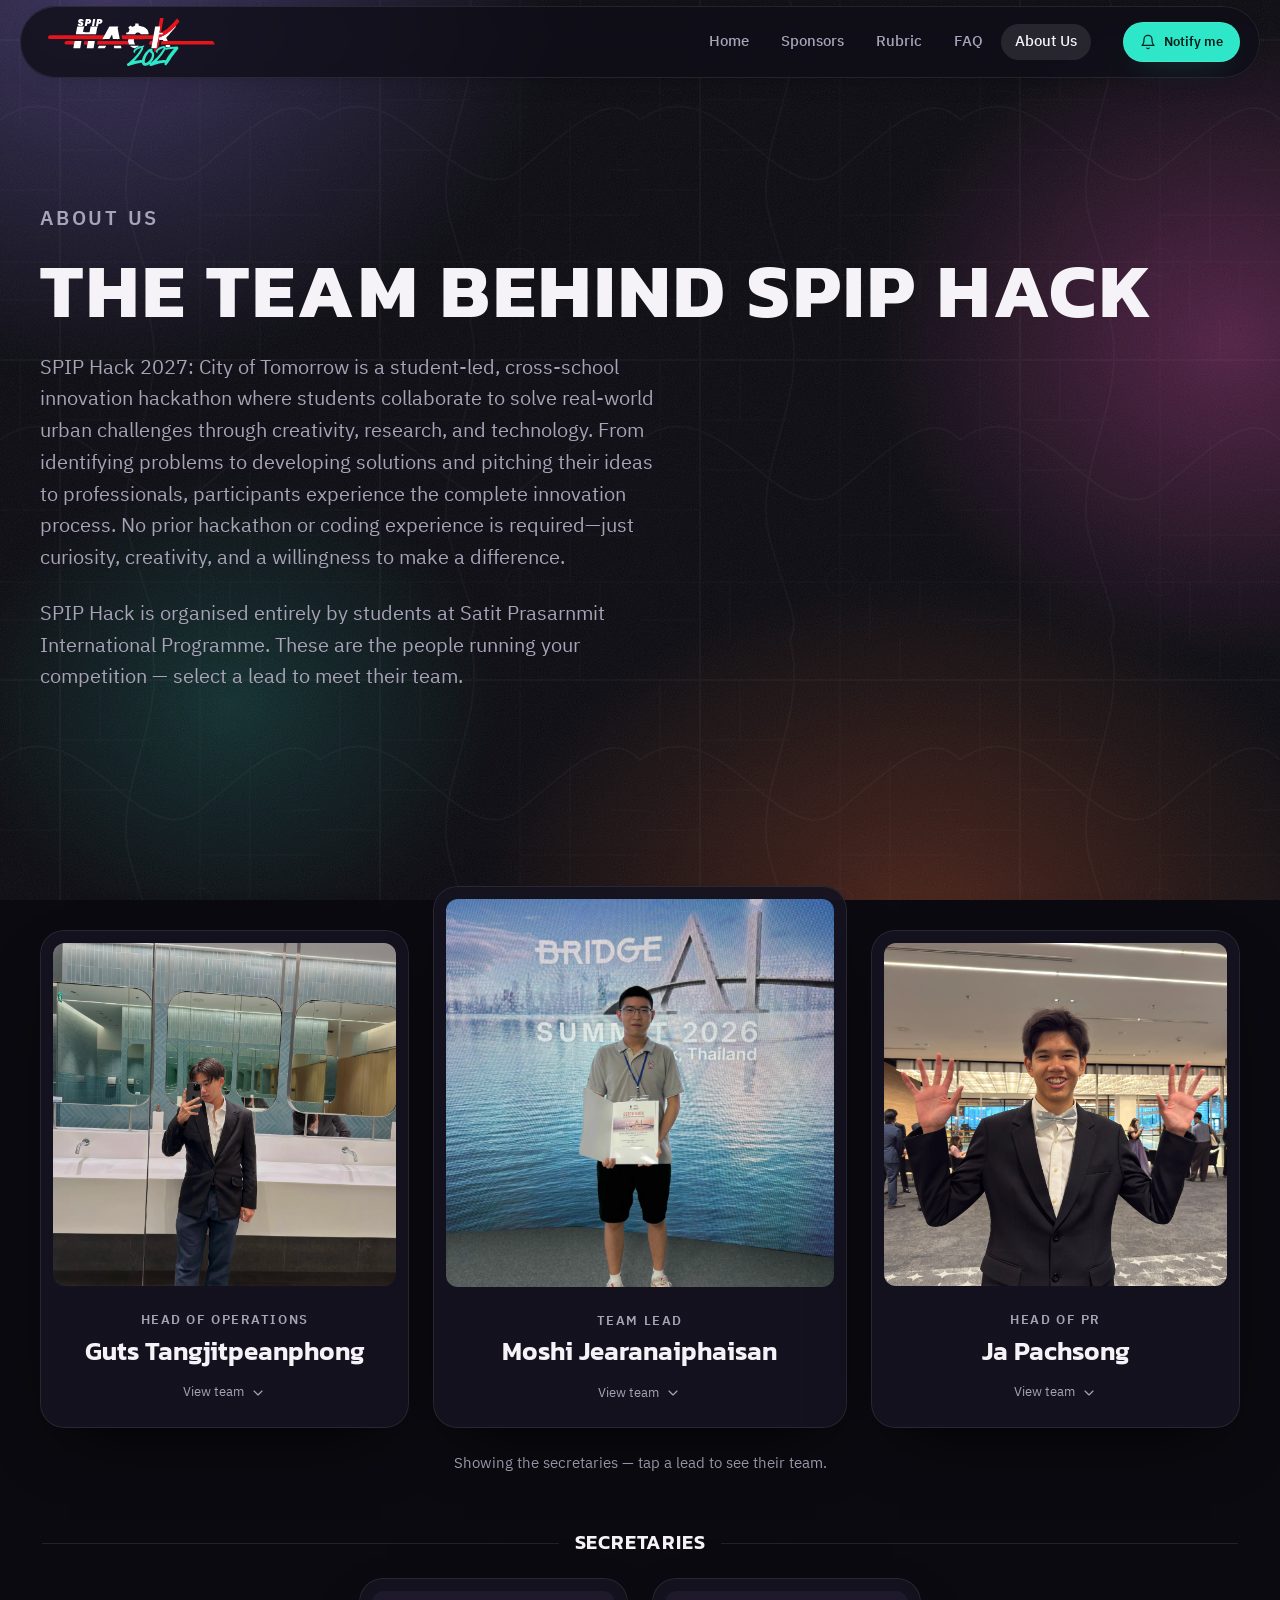
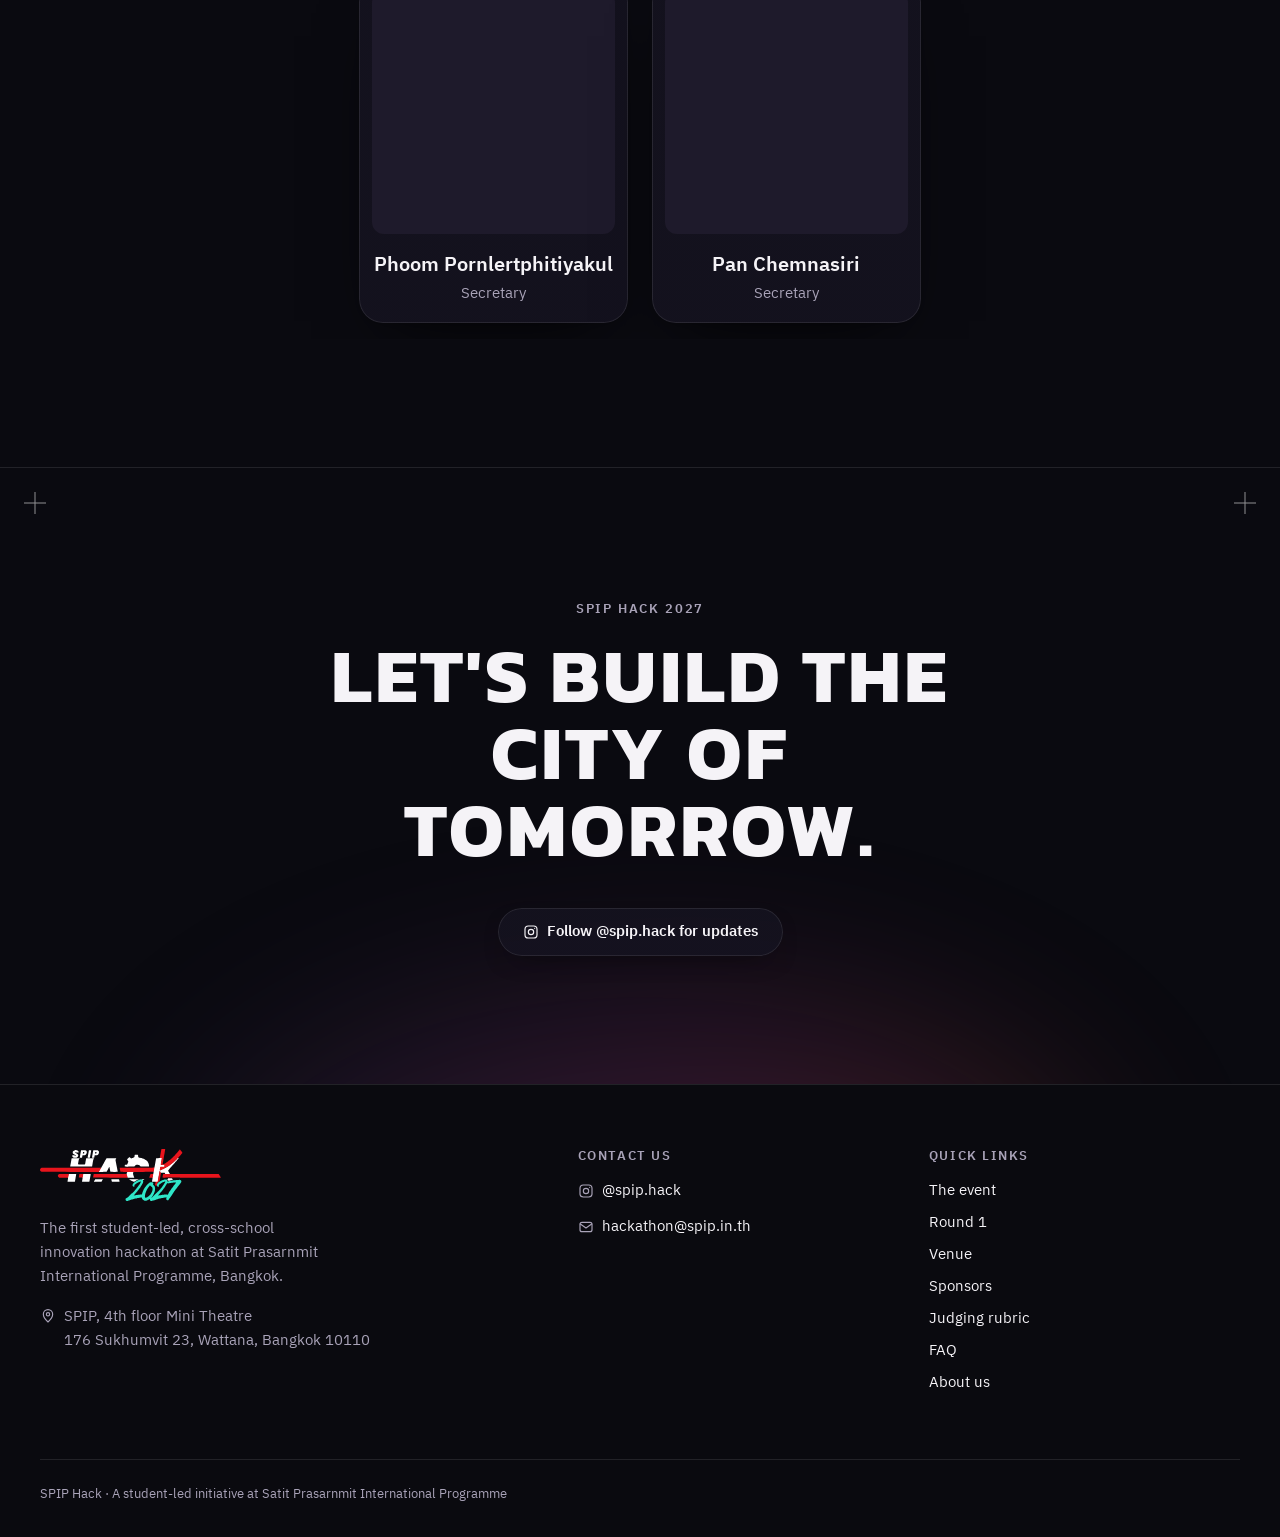
<file: about.html>
<!DOCTYPE html>
<html lang="en" class="no-js">
<head>
  <meta charset="utf-8">
  <meta name="viewport" content="width=device-width, initial-scale=1">
  <title>About Us — SPIP Hack 2027</title>
  <meta name="description" content="Meet the student team organising SPIP Hack 2027 at Satit Prasarnmit International Programme (SPIP), Bangkok.">
  <meta name="theme-color" content="#0A0A10">
  <meta name="color-scheme" content="dark">

  <!-- Open Graph / Twitter. The image is a full URL because some apps ignore relative paths. -->
  <meta property="og:type" content="website">
  <meta property="og:site_name" content="SPIP Hack 2027">
  <meta property="og:title" content="SPIP Hack 2027 — City of Tomorrow">
  <meta property="og:description" content="The first student-led, cross-school innovation hackathon at SPIP, Bangkok. Pitch ideas that make cities healthier, more sustainable and better places to live.">
  <!-- ★ EOI LINK PREVIEW: while the EOI is open (until 30 Nov 2026), shared links show the EOI
       poster. It's a JPG because some apps (LINE, older Facebook crawlers) don't show WebP.
       When the EOI closes, export a JPG (1200×630 works best) of the image that should be
       shared instead, e.g. the CS Banner, point og:image and twitter:image at it, and update
       og:image:width / height and both alt texts to match. Same on all five pages. -->
  <meta property="og:image" content="https://hackathon.spip.in.th/assets/eoi/eoi-og.jpg">
  <meta property="og:image:width" content="1200">
  <meta property="og:image:height" content="630">
  <meta property="og:image:alt" content="SPIP Hack 2027 Expression of Interest: Express your interest. Submit by 30 November 2026. The EOI is non-binding and does not count as registration for the competition.">
  <meta name="twitter:card" content="summary_large_image">
  <meta name="twitter:title" content="SPIP Hack 2027 — City of Tomorrow">
  <meta name="twitter:description" content="The first student-led, cross-school innovation hackathon at SPIP, Bangkok.">
  <meta name="twitter:image" content="https://hackathon.spip.in.th/assets/eoi/eoi-og.jpg">
  <meta name="twitter:image:alt" content="SPIP Hack 2027 Expression of Interest: Express your interest. Submit by 30 November 2026. The EOI is non-binding and does not count as registration for the competition.">

  <link rel="icon" type="image/svg+xml" href="data:image/svg+xml,%3Csvg xmlns='http://www.w3.org/2000/svg' viewBox='0 0 64 64'%3E%3Crect width='64' height='64' rx='14' fill='%230A0A10'/%3E%3Cpath d='M18 18v28M46 18v28M18 32h28' stroke='white' stroke-width='7' stroke-linecap='square' fill='none'/%3E%3Cpath d='M8 38h48' stroke='%23E8141C' stroke-width='4'/%3E%3Cpath d='M40 50h14' stroke='%232EE6C8' stroke-width='4' stroke-linecap='round'/%3E%3C/svg%3E">

  <link rel="preconnect" href="https://fonts.googleapis.com">
  <link rel="preconnect" href="https://fonts.gstatic.com" crossorigin>
  <link rel="stylesheet" href="https://fonts.googleapis.com/css2?family=IBM+Plex+Sans+Thai:wght@400;500;600&family=Kanit:wght@600;700&display=swap">


  <link rel="stylesheet" href="css/style.css?v=6">
</head>
<body data-view="about">
  <a class="skip-link" href="#main-content">Skip to content</a>

  <!-- ============================ NAVBAR ============================ -->
  <header class="site-header" id="site-header">
    <div class="container nav-inner">
      <a class="brand" href="index.html" aria-label="SPIP Hack 2027 — home"><img src="assets/logo/spip-hack-logo.svg" width="800" height="230" alt="SPIP Hack 2027" fetchpriority="high"></a>

      <button class="nav-toggle" type="button" aria-expanded="false" aria-controls="nav-menu" aria-label="Open menu">
        <svg class="icon icon-open" viewBox="0 0 24 24" aria-hidden="true"><path d="M4 7h16M4 12h16M4 17h16"/></svg>
        <svg class="icon icon-close" viewBox="0 0 24 24" aria-hidden="true"><path d="M6 6l12 12M18 6L6 18"/></svg>
      </button>

      <nav class="nav-menu" id="nav-menu" aria-label="Main">
        <ul class="nav-links">
          <li><a href="index.html" data-nav="home">Home</a></li>
          <li><a href="sponsors.html" data-nav="sponsors">Sponsors</a></li>
          <li><a href="rubric.html" data-nav="rubric">Rubric</a></li>
          <li><a href="faq.html" data-nav="faq">FAQ</a></li>
          <li><a href="about.html" data-nav="about">About Us</a></li>
        </ul>
        <!-- EOI form (opens in a new tab). The link and its on/off switch are set in js/common.js -->
        <a class="btn btn--sm btn--primary" href="https://forms.gle/T4Pa6pyx9E69tFyXA" data-eoi="navbar" target="_blank" rel="noopener noreferrer">
          Register interest
          <svg class="icon icon--sm" viewBox="0 0 24 24" aria-hidden="true"><path d="M7 17L17 7M9 7h8v8"/></svg>
          <span class="visually-hidden">(opens in a new tab)</span>
        </a>
      </nav>
    </div>
    <div class="scroll-progress" aria-hidden="true"></div>
  </header>

  <main id="main-content" tabindex="-1">

    <!-- ======================== ABOUT US PAGE ======================== -->
      <section class="page-head" aria-labelledby="about-title">
        <div class="container container--wide">
          <p class="eyebrow">About us</p>
          <h1 class="h-display" id="about-title" tabindex="-1">The team behind SPIP Hack</h1>
          <p>SPIP Hack 2027: City of Tomorrow is a student-led, cross-school innovation hackathon where students collaborate to solve real-world urban challenges through creativity, research, and technology. From identifying problems to developing solutions and pitching their ideas to professionals, participants experience the complete innovation process. No prior hackathon or coding experience is required—just curiosity, creativity, and a willingness to make a difference.</p>
          <p>SPIP Hack is organised entirely by students at Satit Prasarnmit International Programme. These are the people running your competition — select a lead to meet their team.</p>
        </div>
      </section>

      <section class="section" id="team" aria-labelledby="team-title">
        <div class="container container--wide">
          <h2 class="visually-hidden" id="team-title">Organising team</h2>
          <div class="leads" data-team-leads></div>
          <p class="leads-help" data-team-help>Showing the secretaries — tap a lead to see their team.</p>
          <div class="team-panel" id="team-panel" data-team-panel aria-live="polite">
            <div class="team-panel__inner" data-team-panel-inner></div>
          </div>
        </div>
      </section>

  </main>

  <!-- ============================ FOOTER ============================ -->
  <section class="closing" aria-labelledby="closing-title">
    <span class="cross cross--tl" aria-hidden="true"></span>
    <span class="cross cross--tr" aria-hidden="true"></span>
    <div class="container">
      <p class="eyebrow">SPIP Hack 2027</p>
      <h2 id="closing-title">Let's build the City of Tomorrow.</h2>
      <a class="btn btn--grad" href="https://instagram.com/spip.hack" target="_blank" rel="noopener noreferrer">
        <svg class="icon icon--sm" viewBox="0 0 24 24" aria-hidden="true"><rect x="3" y="3" width="18" height="18" rx="5"/><circle cx="12" cy="12" r="4"/><path d="M17.5 6.5h.01"/></svg>
        Follow @spip.hack for updates
        <span class="visually-hidden">(opens in a new tab)</span>
      </a>
    </div>
  </section>

  <footer class="site-footer" id="contact">
    <div class="container">
      <div class="footer-grid">
        <div class="footer-brand">
          <a class="brand brand--footer" href="index.html" aria-label="SPIP Hack 2027 — home"><img src="assets/logo/spip-hack-logo.svg" width="800" height="230" alt="SPIP Hack 2027" loading="lazy" decoding="async"></a>
          <p>The first student-led, cross-school innovation hackathon at Satit Prasarnmit International Programme, Bangkok.</p>
          <!-- Venue (this used to be its own column) -->
          <address class="footer-venue">
            <a href="https://www.google.com/maps/search/?api=1&amp;query=Satit+Prasarnmit+International+Programme+Bangkok" target="_blank" rel="noopener noreferrer">
              <svg class="icon icon--sm" viewBox="0 0 24 24" aria-hidden="true"><path d="M12 21s-7-6.2-7-11.5A7 7 0 0 1 19 9.5C19 14.8 12 21 12 21z"/><circle cx="12" cy="9.5" r="2.5"/></svg>
              <span>SPIP, 4th floor Mini Theatre<br>176 Sukhumvit 23, Wattana, Bangkok 10110<span class="visually-hidden"> (Google Maps, opens in a new tab)</span></span>
            </a>
          </address>
        </div>

        <div class="footer-col">
          <h3>Contact us</h3>
          <!-- Same on every page: one line per channel, icon + handle or address.
               ★ The Facebook link is set in js/common.js (SOCIAL_LINKS); its line stays hidden until it is. -->
          <ul class="contact-list">
            <li>
              <a href="https://instagram.com/spip.hack" target="_blank" rel="noopener noreferrer">
                <svg class="icon icon--sm" viewBox="0 0 24 24" aria-hidden="true"><rect x="3" y="3" width="18" height="18" rx="5"/><circle cx="12" cy="12" r="4"/><path d="M17.5 6.5h.01"/></svg>
                <span>@spip.hack<span class="visually-hidden"> on Instagram (opens in a new tab)</span></span>
              </a>
            </li>
            <li>
              <a href="mailto:hackathon@spip.in.th">
                <svg class="icon icon--sm" viewBox="0 0 24 24" aria-hidden="true"><rect x="3" y="5" width="18" height="14" rx="3"/><path d="M3.5 7.5l8.5 6 8.5-6"/></svg>
                <span><span class="visually-hidden">Email </span>hackathon@spip.in.th</span>
              </a>
            </li>
            <li data-social="facebook" hidden>
              <a href="https://www.facebook.com/" target="_blank" rel="noopener noreferrer">
                <svg class="icon icon--sm" viewBox="0 0 24 24" aria-hidden="true"><path d="M18 2h-3a5 5 0 0 0-5 5v3H7v4h3v8h4v-8h3l1-4h-4V7a1 1 0 0 1 1-1h3z"/></svg>
                <span><span data-social-label>SPIP Hack</span><span class="visually-hidden"> on Facebook (opens in a new tab)</span></span>
              </a>
            </li>
          </ul>
        </div>

        <div class="footer-col">
          <h3>Quick links</h3>
          <ul>
            <li><a href="index.html#event">The event</a></li>
            <li><a href="index.html#rounds">Round 1</a></li>
            <li><a href="index.html#venue">Venue</a></li>
            <li><a href="sponsors.html">Sponsors</a></li>
            <li><a href="rubric.html">Judging rubric</a></li>
            <li><a href="faq.html">FAQ</a></li>
            <li><a href="about.html">About us</a></li>
            <!-- ★ The Linktree link is set in js/common.js (SOCIAL_LINKS); hidden until it is -->
            <li data-social="linktree" hidden>
              <a href="https://linktr.ee/" target="_blank" rel="noopener noreferrer">
                <span data-social-label>Linktree</span>
                <svg class="icon icon--sm" viewBox="0 0 24 24" aria-hidden="true"><path d="M7 17L17 7M9 7h8v8"/></svg>
                <span class="visually-hidden">(opens in a new tab)</span>
              </a>
            </li>
          </ul>
        </div>
      </div>

      <p class="footer-bottom">SPIP Hack · A student-led initiative at Satit Prasarnmit International Programme</p>
    </div>
  </footer>

  <script src="js/common.js?v=4"></script>
  <script src="js/team.js?v=3"></script>
</body>
</html>
</file>
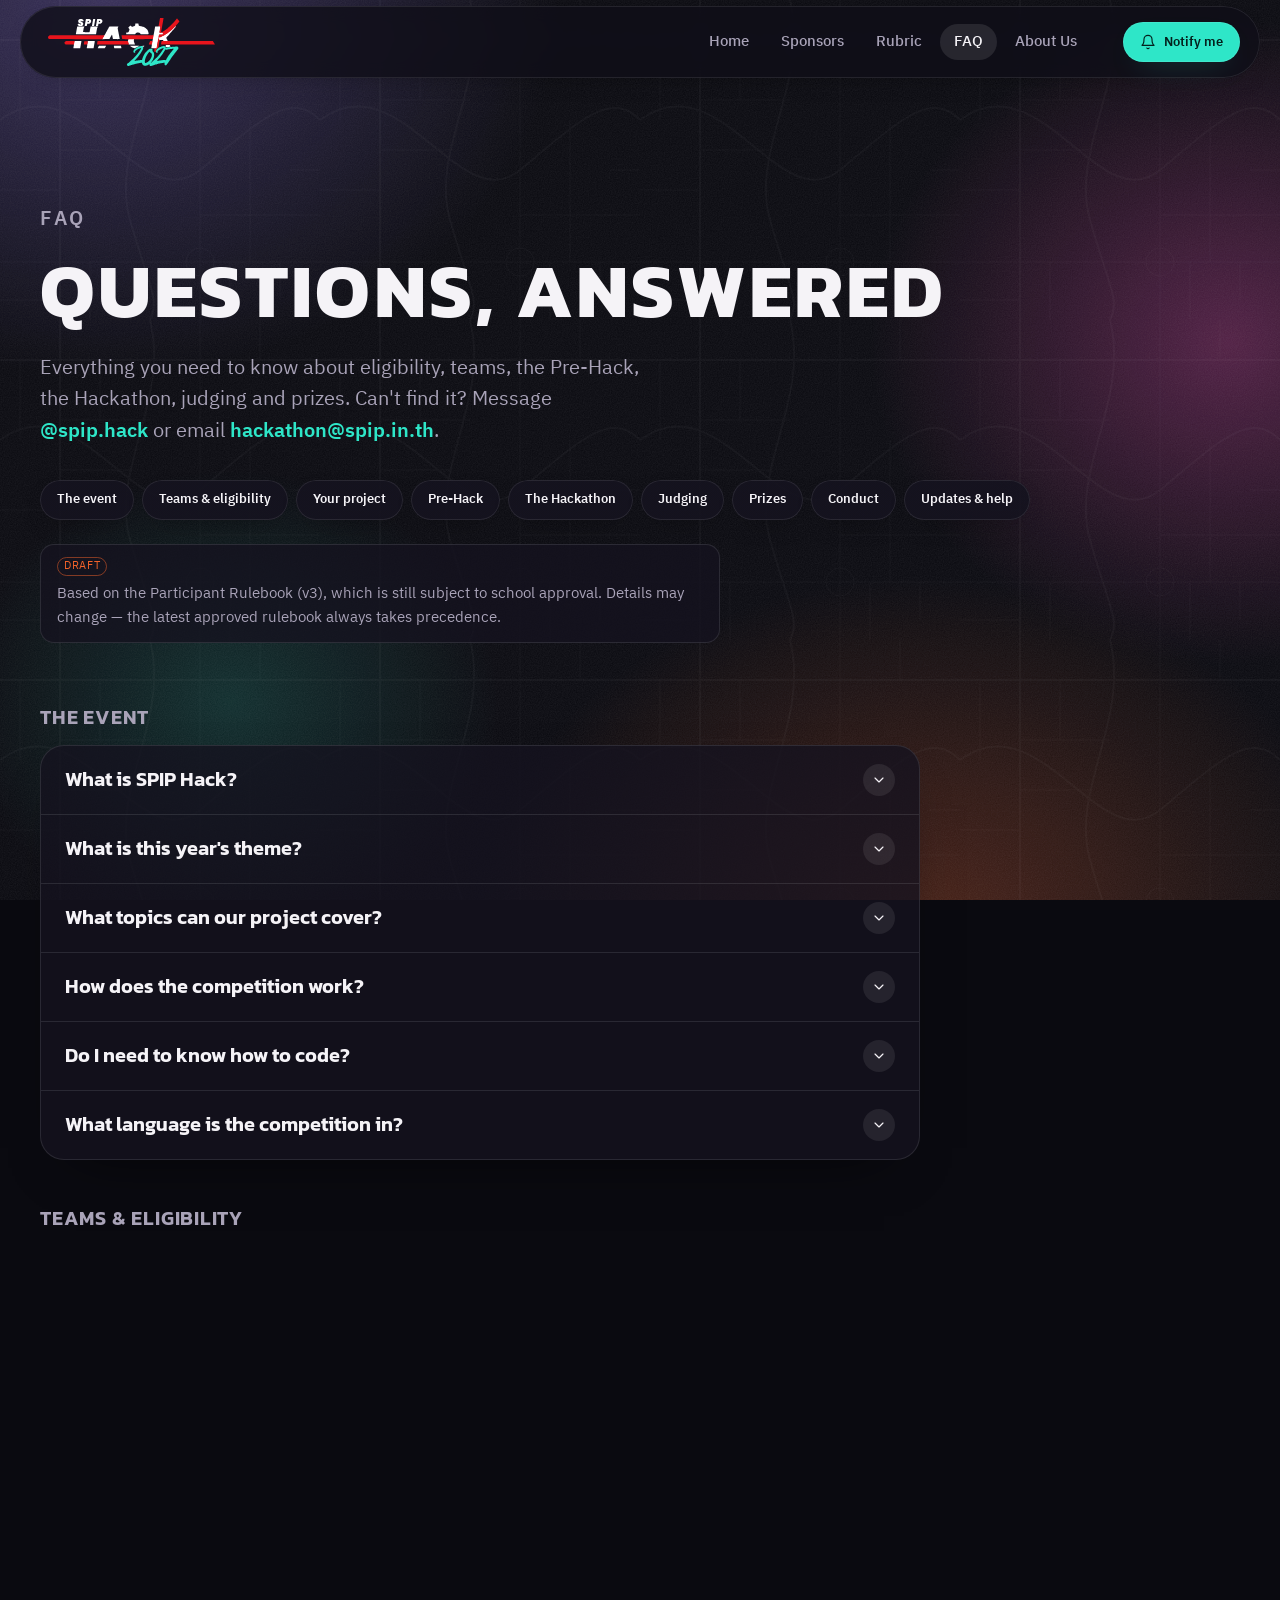
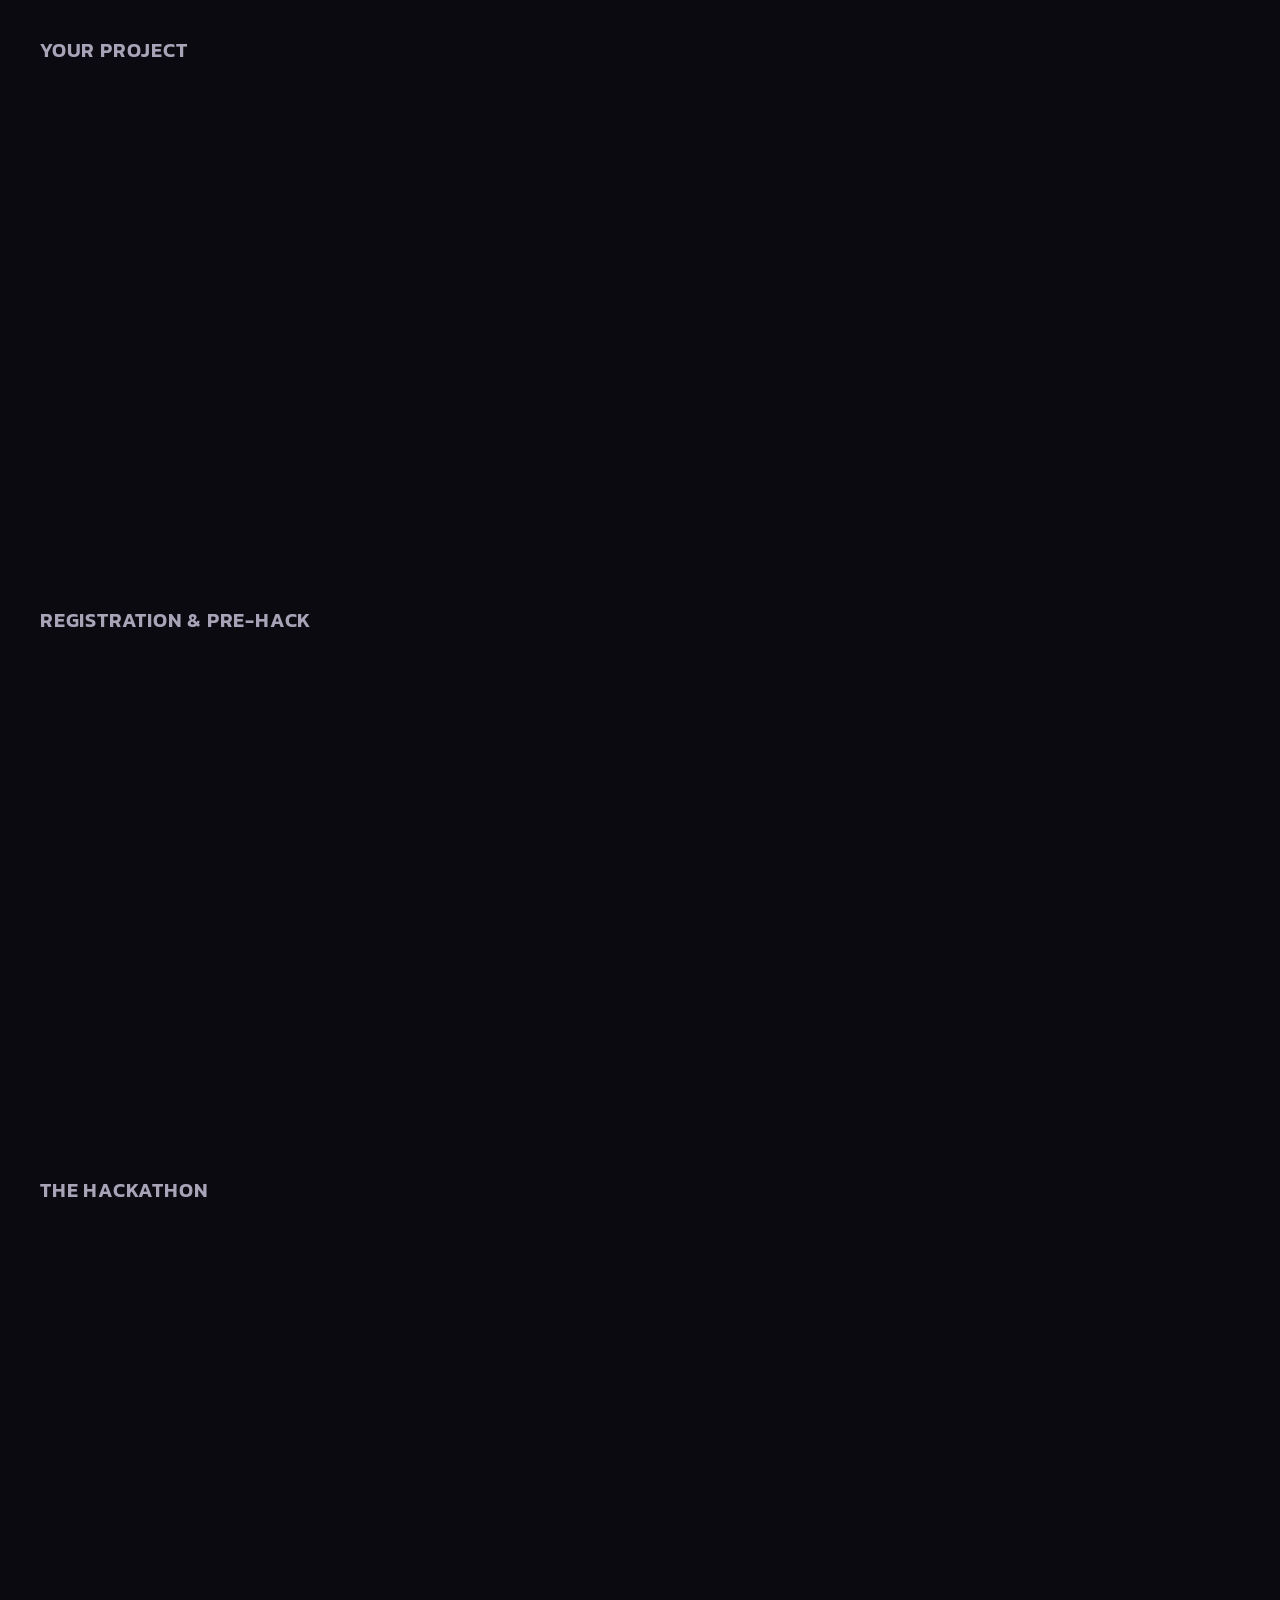
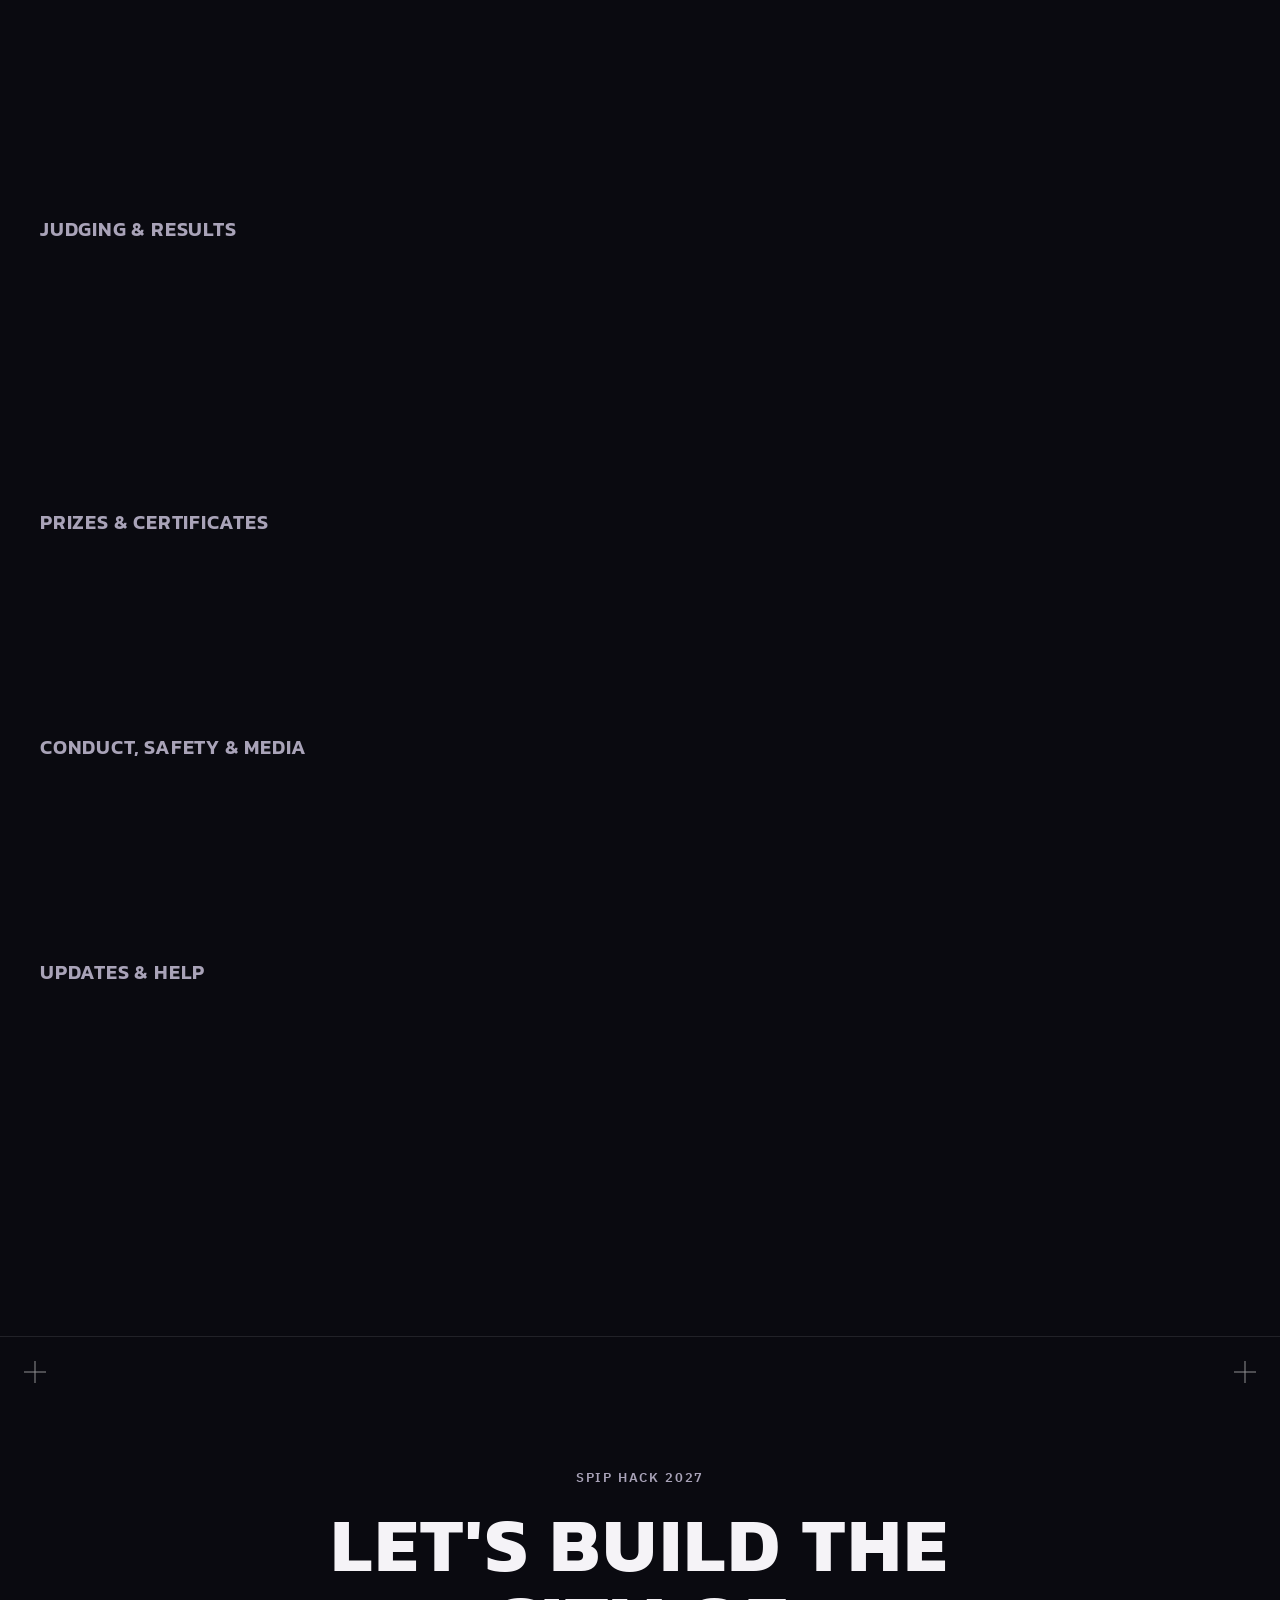
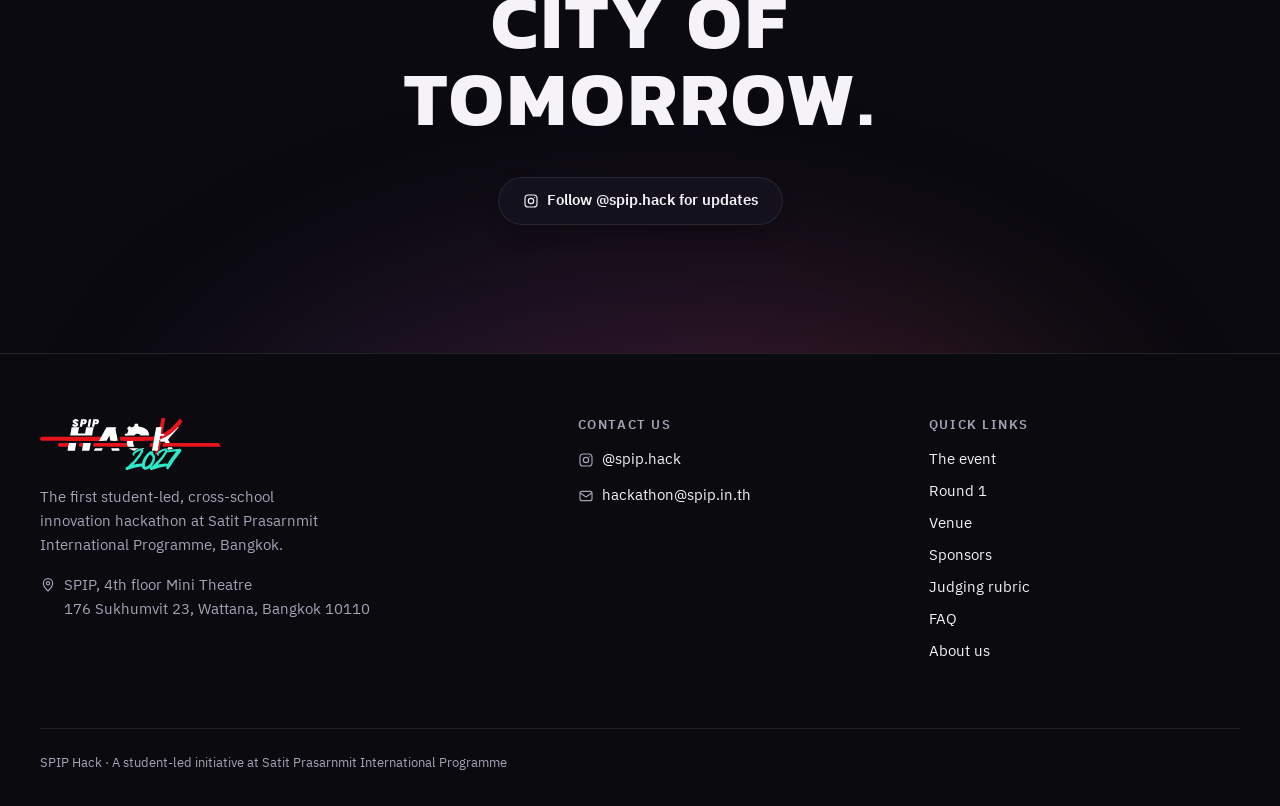
<file: faq.html>
<!DOCTYPE html>
<html lang="en" class="no-js">
<head>
  <meta charset="utf-8">
  <meta name="viewport" content="width=device-width, initial-scale=1">
  <title>FAQ — SPIP Hack 2027</title>
  <meta name="description" content="Frequently asked questions about SPIP Hack 2027: eligibility, teams, the Pre-Hack proposal, the two-day Hackathon, judging, prizes and key dates.">
  <meta name="theme-color" content="#0A0A10">
  <meta name="color-scheme" content="dark">

  <!-- Open Graph / Twitter. The image is a full URL because some apps ignore relative paths. -->
  <meta property="og:type" content="website">
  <meta property="og:site_name" content="SPIP Hack 2027">
  <meta property="og:title" content="SPIP Hack 2027 — City of Tomorrow">
  <meta property="og:description" content="The first student-led, cross-school innovation hackathon at SPIP, Bangkok. Pitch ideas that make cities healthier, more sustainable and better places to live.">
  <!-- ★ EOI LINK PREVIEW: while the EOI is open (until 30 Nov 2026), shared links show the EOI
       poster. It's a JPG because some apps (LINE, older Facebook crawlers) don't show WebP.
       When the EOI closes, export a JPG (1200×630 works best) of the image that should be
       shared instead, e.g. the CS Banner, point og:image and twitter:image at it, and update
       og:image:width / height and both alt texts to match. Same on all five pages. -->
  <meta property="og:image" content="https://hackathon.spip.in.th/assets/eoi/eoi-og.jpg">
  <meta property="og:image:width" content="1200">
  <meta property="og:image:height" content="630">
  <meta property="og:image:alt" content="SPIP Hack 2027 Expression of Interest: Express your interest. Submit by 30 November 2026. The EOI is non-binding and does not count as registration for the competition.">
  <meta name="twitter:card" content="summary_large_image">
  <meta name="twitter:title" content="SPIP Hack 2027 — City of Tomorrow">
  <meta name="twitter:description" content="The first student-led, cross-school innovation hackathon at SPIP, Bangkok.">
  <meta name="twitter:image" content="https://hackathon.spip.in.th/assets/eoi/eoi-og.jpg">
  <meta name="twitter:image:alt" content="SPIP Hack 2027 Expression of Interest: Express your interest. Submit by 30 November 2026. The EOI is non-binding and does not count as registration for the competition.">

  <link rel="icon" type="image/svg+xml" href="data:image/svg+xml,%3Csvg xmlns='http://www.w3.org/2000/svg' viewBox='0 0 64 64'%3E%3Crect width='64' height='64' rx='14' fill='%230A0A10'/%3E%3Cpath d='M18 18v28M46 18v28M18 32h28' stroke='white' stroke-width='7' stroke-linecap='square' fill='none'/%3E%3Cpath d='M8 38h48' stroke='%23E8141C' stroke-width='4'/%3E%3Cpath d='M40 50h14' stroke='%232EE6C8' stroke-width='4' stroke-linecap='round'/%3E%3C/svg%3E">

  <link rel="preconnect" href="https://fonts.googleapis.com">
  <link rel="preconnect" href="https://fonts.gstatic.com" crossorigin>
  <link rel="stylesheet" href="https://fonts.googleapis.com/css2?family=IBM+Plex+Sans+Thai:wght@400;500;600&family=Kanit:wght@600;700&display=swap">


  <link rel="stylesheet" href="css/style.css?v=6">
</head>
<body data-view="faq">
  <a class="skip-link" href="#main-content">Skip to content</a>

  <!-- ============================ NAVBAR ============================ -->
  <header class="site-header" id="site-header">
    <div class="container nav-inner">
      <a class="brand" href="index.html" aria-label="SPIP Hack 2027 — home"><img src="assets/logo/spip-hack-logo.svg" width="800" height="230" alt="SPIP Hack 2027" fetchpriority="high"></a>

      <button class="nav-toggle" type="button" aria-expanded="false" aria-controls="nav-menu" aria-label="Open menu">
        <svg class="icon icon-open" viewBox="0 0 24 24" aria-hidden="true"><path d="M4 7h16M4 12h16M4 17h16"/></svg>
        <svg class="icon icon-close" viewBox="0 0 24 24" aria-hidden="true"><path d="M6 6l12 12M18 6L6 18"/></svg>
      </button>

      <nav class="nav-menu" id="nav-menu" aria-label="Main">
        <ul class="nav-links">
          <li><a href="index.html" data-nav="home">Home</a></li>
          <li><a href="sponsors.html" data-nav="sponsors">Sponsors</a></li>
          <li><a href="rubric.html" data-nav="rubric">Rubric</a></li>
          <li><a href="faq.html" data-nav="faq">FAQ</a></li>
          <li><a href="about.html" data-nav="about">About Us</a></li>
        </ul>
        <!-- EOI form (opens in a new tab). The link and its on/off switch are set in js/common.js -->
        <a class="btn btn--sm btn--primary" href="https://forms.gle/T4Pa6pyx9E69tFyXA" data-eoi="navbar" target="_blank" rel="noopener noreferrer">
          Register interest
          <svg class="icon icon--sm" viewBox="0 0 24 24" aria-hidden="true"><path d="M7 17L17 7M9 7h8v8"/></svg>
          <span class="visually-hidden">(opens in a new tab)</span>
        </a>
      </nav>
    </div>
    <div class="scroll-progress" aria-hidden="true"></div>
  </header>

  <main id="main-content" tabindex="-1">

    <!-- ========================== FAQ PAGE ========================== -->
      <!-- ★ EDIT FAQ HERE ★ — each question is a <details> block: the <summary> is the
           question, the div under it the answer. Answers follow the SPIP Hack 2027
           Participant Rulebook v3 (a working draft subject to school approval); each group
           notes the rulebook sections it comes from. A few answers (language, venue,
           certificates, registration, contact) come from the event posters instead.
           Update both once the rulebook is approved, then remove the "Draft" notice. -->
      <section class="page-head" aria-labelledby="faq-title">
        <div class="container">
          <p class="eyebrow">FAQ</p>
          <h1 class="h-display" id="faq-title" tabindex="-1">Questions, answered</h1>
          <p>Everything you need to know about eligibility, teams, the Pre-Hack, the Hackathon, judging and prizes. Can't find it? Message <a class="text-link-inline" href="https://instagram.com/spip.hack" target="_blank" rel="noopener noreferrer">@spip.hack<span class="visually-hidden"> (opens in a new tab)</span></a> or email <a class="text-link-inline" href="mailto:hackathon@spip.in.th">hackathon@spip.in.th</a>.</p>

          <nav class="faq-jump" aria-label="FAQ topics">
            <a class="btn btn--sm btn--ghost" href="#about">The event</a>
            <a class="btn btn--sm btn--ghost" href="#teams">Teams &amp; eligibility</a>
            <a class="btn btn--sm btn--ghost" href="#project">Your project</a>
            <a class="btn btn--sm btn--ghost" href="#pre-hack">Pre-Hack</a>
            <a class="btn btn--sm btn--ghost" href="#hackathon">The Hackathon</a>
            <a class="btn btn--sm btn--ghost" href="#judging">Judging</a>
            <a class="btn btn--sm btn--ghost" href="#prizes">Prizes</a>
            <a class="btn btn--sm btn--ghost" href="#conduct">Conduct</a>
            <a class="btn btn--sm btn--ghost" href="#help">Updates &amp; help</a>
          </nav>
          <p class="rubric-draft glass" role="note"><span class="fact__tag">Draft</span> <span>Based on the Participant Rulebook (v3), which is still subject to school approval. Details may change — the latest approved rulebook always takes precedence.</span></p>
        </div>
      </section>

      <div class="section section--tight">
        <div class="container">
          <div class="faq">
        <!-- Source: Rulebook v3: Quick Facts, §1–3 (language: event posters) -->
        <section class="faq-group" id="about" aria-labelledby="about-title">
          <h2 class="faq-group__title" id="about-title">The event</h2>
          <div class="faq-list" data-reveal>
            <details class="faq-item">
              <summary>What is SPIP Hack?<svg class="icon icon--sm faq-item__icon" viewBox="0 0 24 24" aria-hidden="true"><path d="M6 9l6 6 6-6"/></svg></summary>
              <div class="faq-item__body"><p>SPIP Hack 2027 is a <strong>student-led, cross-school innovation competition</strong> at Satit Prasarnmit International Programme (SPIP), Bangkok, where secondary students identify real-world urban problems and develop innovative solutions to them.</p><p>Teams enter the Pre-Hack with a problem and an initial idea. The Hackathon then gives finalists the time, mentorship and space to turn that idea into a stronger solution.</p></div>
            </details>
            <details class="faq-item">
              <summary>What is this year's theme?<svg class="icon icon--sm faq-item__icon" viewBox="0 0 24 24" aria-hidden="true"><path d="M6 9l6 6 6-6"/></svg></summary>
              <div class="faq-item__body"><p><strong>City of Tomorrow</strong>: developing innovative solutions that make cities <strong>healthier, more sustainable, more accessible and better places to live</strong>. Your project should tackle a real-world problem linked to that challenge.</p></div>
            </details>
            <details class="faq-item">
              <summary>What topics can our project cover?<svg class="icon icon--sm faq-item__icon" viewBox="0 0 24 24" aria-hidden="true"><path d="M6 9l6 6 6-6"/></svg></summary>
              <div class="faq-item__body"><p>Possible areas include:</p><ul><li><strong>Health &amp; Wellbeing</strong> — public health, mental wellbeing, healthcare accessibility, healthy environments, ageing populations, disease prevention</li><li><strong>Sustainability &amp; Environment</strong> — waste, air quality, water, energy, climate resilience, sustainable materials</li><li><strong>Mobility &amp; Urban Living</strong> — public transport, accessibility, traffic, urban spaces, housing, safety</li><li><strong>Future Technology</strong> — AI, sensors, robotics, smart infrastructure, digital systems, emerging technologies</li></ul><p>These are examples, not restrictions. You can combine areas or explore another topic, as long as your project addresses the central challenge.</p></div>
            </details>
            <details class="faq-item">
              <summary>How does the competition work?<svg class="icon icon--sm faq-item__icon" viewBox="0 0 24 24" aria-hidden="true"><path d="M6 9l6 6 6-6"/></svg></summary>
              <div class="faq-item__body"><p>There are <strong>two stages</strong>:</p><ul><li><strong>Pre-Hack (Idea Submission)</strong> — every team submits an initial proposal, scored with the Pre-Hack rubric. Selected teams advance to the Hackathon.</li><li><strong>Hackathon (Two-Day Innovation Event)</strong> — finalists spend two days on-site getting mentor feedback, refining their projects and presenting their final solutions to a panel of judges.</li></ul><p>Along the way, your project moves from problem identification → research → ideation → solution development → feedback → refinement → presentation.</p></div>
            </details>
            <details class="faq-item">
              <summary>Do I need to know how to code?<svg class="icon icon--sm faq-item__icon" viewBox="0 0 24 24" aria-hidden="true"><path d="M6 9l6 6 6-6"/></svg></summary>
              <div class="faq-item__body"><p>No. You <strong>don't need prior experience</strong> in coding, engineering or entrepreneurship, and a <strong>fully functional prototype isn't required</strong>. See the <a class="text-link-inline" href="rubric.html">judging rubric</a> for what judges look for.</p></div>
            </details>
            <details class="faq-item">
              <summary>What language is the competition in?<svg class="icon icon--sm faq-item__icon" viewBox="0 0 24 24" aria-hidden="true"><path d="M6 9l6 6 6-6"/></svg></summary>
              <div class="faq-item__body"><p><strong>English</strong> — for both the proposal and the presentation.</p></div>
            </details>
          </div>
        </section>
        <!-- Source: Rulebook v3 §4, §18 -->
        <section class="faq-group" id="teams" aria-labelledby="teams-title">
          <h2 class="faq-group__title" id="teams-title">Teams &amp; eligibility</h2>
          <div class="faq-list" data-reveal>
            <details class="faq-item">
              <summary>Who can take part?<svg class="icon icon--sm faq-item__icon" viewBox="0 0 24 24" aria-hidden="true"><path d="M6 9l6 6 6-6"/></svg></summary>
              <div class="faq-item__body"><p>Students enrolled in <strong>Year 9 / Grade 8 / M.2 or above</strong> (or equivalent) at an <strong>international, bilingual, English-program or Thai secondary school</strong>.</p></div>
            </details>
            <details class="faq-item">
              <summary>How big can a team be?<svg class="icon icon--sm faq-item__icon" viewBox="0 0 24 24" aria-hidden="true"><path d="M6 9l6 6 6-6"/></svg></summary>
              <div class="faq-item__body"><p>Each team has <strong>2–4 students</strong>, so you'll need at least one teammate.</p></div>
            </details>
            <details class="faq-item">
              <summary>Can teammates come from different schools or year groups?<svg class="icon icon--sm faq-item__icon" viewBox="0 0 24 24" aria-hidden="true"><path d="M6 9l6 6 6-6"/></svg></summary>
              <div class="faq-item__body"><p>Yes to both — teams can <strong>mix year groups</strong> and <strong>mix schools</strong>, as long as every member meets the eligibility requirements.</p></div>
            </details>
            <details class="faq-item">
              <summary>What is an SPIP Team?<svg class="icon icon--sm faq-item__icon" viewBox="0 0 24 24" aria-hidden="true"><path d="M6 9l6 6 6-6"/></svg></summary>
              <div class="faq-item__body"><p>A team is an <strong>SPIP Team</strong> if at least <strong>50% of its registered members</strong> are current SPIP students. Any other team is an <strong>External Team</strong>. Only officially registered members are counted.</p><p>The classification is used when finalists are selected — see <em>Are SPIP Teams guaranteed a place?</em> under Registration &amp; Pre-Hack.</p></div>
            </details>
            <details class="faq-item">
              <summary>Can we change our team members?<svg class="icon icon--sm faq-item__icon" viewBox="0 0 24 24" aria-hidden="true"><path d="M6 9l6 6 6-6"/></svg></summary>
              <div class="faq-item__body"><p>Your team should be <strong>finalised before the Pre-Hack submission deadline</strong>. Any change after you submit needs <strong>approval from the organisers</strong>.</p></div>
            </details>
          </div>
        </section>
        <!-- Source: Rulebook v3 §5, §6, §16 -->
        <section class="faq-group" id="project" aria-labelledby="project-title">
          <h2 class="faq-group__title" id="project-title">Your project</h2>
          <div class="faq-list" data-reveal>
            <details class="faq-item">
              <summary>What does our project need to do?<svg class="icon icon--sm faq-item__icon" viewBox="0 0 24 24" aria-hidden="true"><path d="M6 9l6 6 6-6"/></svg></summary>
              <div class="faq-item__body"><p>Every project must:</p><ul><li>Address a genuine problem</li><li>Relate to the City of Tomorrow theme</li><li>Propose an identifiable solution</li><li>Identify its intended users or beneficiaries</li><li>Consider how the solution could be implemented</li><li>Explain its potential impact</li><li>Be your team's own work</li></ul></div>
            </details>
            <details class="faq-item">
              <summary>What kind of solution can we create?<svg class="icon icon--sm faq-item__icon" viewBox="0 0 24 24" aria-hidden="true"><path d="M6 9l6 6 6-6"/></svg></summary>
              <div class="faq-item__body"><p>Projects can include <strong>physical products, digital products, AI systems, sensors, scientific solutions, services, business models, environmental solutions, or policy and urban-design concepts</strong> — or a combination of these.</p></div>
            </details>
            <details class="faq-item">
              <summary>Do we need a working prototype?<svg class="icon icon--sm faq-item__icon" viewBox="0 0 24 24" aria-hidden="true"><path d="M6 9l6 6 6-6"/></svg></summary>
              <div class="faq-item__body"><p>No — <strong>a working prototype isn't required</strong>. If you do have one, you can bring it to the Hackathon: prototypes, models and demonstrations can all be part of your final presentation.</p></div>
            </details>
            <details class="faq-item">
              <summary>Can we use AI tools?<svg class="icon icon--sm faq-item__icon" viewBox="0 0 24 24" aria-hidden="true"><path d="M6 9l6 6 6-6"/></svg></summary>
              <div class="faq-item__body"><p>AI tools may be used <strong>where the competition permits</strong>. Your team stays responsible for the accuracy of your work, understanding your own project, verifying information, your final claims and conclusions, and originality.</p><p>The <strong>final AI-use requirements will be announced before the Pre-Hack opens</strong>.</p></div>
            </details>
            <details class="faq-item">
              <summary>Does everything have to be our own work?<svg class="icon icon--sm faq-item__icon" viewBox="0 0 24 24" aria-hidden="true"><path d="M6 9l6 6 6-6"/></svg></summary>
              <div class="faq-item__body"><p>Yes. Everything you submit must be your team's own work. You must not:</p><ul><li>Plagiarise</li><li>Present someone else's idea as your own</li><li>Falsify research, data, results or sources</li><li>Misrepresent testing</li><li>Deliberately mislead the judges</li></ul><p>You <strong>can</strong> use publicly available research, technologies, software and other legitimate resources, as long as you <strong>acknowledge them</strong>. Serious violations may lead to removal or disqualification.</p></div>
            </details>
            <details class="faq-item">
              <summary>Can we build on an existing or previous project?<svg class="icon icon--sm faq-item__icon" viewBox="0 0 24 24" aria-hidden="true"><path d="M6 9l6 6 6-6"/></svg></summary>
              <div class="faq-item__body"><p>Only if you've made <strong>substantial development or modification</strong> — this applies to existing projects and previous competition entries alike. You must be able to explain what's new or different about this submission.</p></div>
            </details>
            <details class="faq-item">
              <summary>Who owns our idea?<svg class="icon icon--sm faq-item__icon" viewBox="0 0 24 24" aria-hidden="true"><path d="M6 9l6 6 6-6"/></svg></summary>
              <div class="faq-item__body"><p>Your team <strong>keeps ownership</strong> of your original ideas and materials, unless otherwise agreed. You're responsible for getting permission to use anyone else's images, videos, music, software, data, research or other intellectual property, and for acknowledging your sources.</p></div>
            </details>
          </div>
        </section>
        <!-- Source: Rulebook v3 §7–9, §17, §18 (registration: event posters) -->
        <section class="faq-group" id="pre-hack" aria-labelledby="pre-hack-title">
          <h2 class="faq-group__title" id="pre-hack-title">Registration &amp; Pre-Hack</h2>
          <div class="faq-list" data-reveal>
            <details class="faq-item">
              <summary>How do we register?<svg class="icon icon--sm faq-item__icon" viewBox="0 0 24 24" aria-hidden="true"><path d="M6 9l6 6 6-6"/></svg></summary>
              <div class="faq-item__body"><p>Registration hasn't opened yet. Follow <a class="text-link-inline" href="https://instagram.com/spip.hack" target="_blank" rel="noopener noreferrer">@spip.hack<span class="visually-hidden"> (opens in a new tab)</span></a> on Instagram — we'll announce it there first.</p></div>
            </details>
            <details class="faq-item">
              <summary>What do we submit for the Pre-Hack?<svg class="icon icon--sm faq-item__icon" viewBox="0 0 24 24" aria-hidden="true"><path d="M6 9l6 6 6-6"/></svg></summary>
              <div class="faq-item__body"><p>An <strong>initial proposal</strong>, in English, submitted through the official submission system. It should include:</p><ul><li>Team name, school(s), team members and year groups</li><li>Your problem statement, and why the problem matters</li><li>Your proposed solution</li><li>Its intended users or beneficiaries</li><li>Your initial approach — how the idea might work</li><li>Its potential impact</li></ul><p>Before you submit, check that your sources are acknowledged and the work is original.</p></div>
            </details>
            <details class="faq-item">
              <summary>When is the deadline, and what are the key dates?<svg class="icon icon--sm faq-item__icon" viewBox="0 0 24 24" aria-hidden="true"><path d="M6 9l6 6 6-6"/></svg></summary>
              <div class="faq-item__body"><p>The Pre-Hack submission deadline is <strong>13 February 2027</strong>. The full timeline:</p><ul><li><strong>13 Feb</strong> — Pre-Hack submission deadline</li><li><strong>14–20 Feb</strong> — Pre-Hack judging</li><li><strong>21 Feb</strong> — Finalist teams announced</li><li><strong>22–28 Feb</strong> — Finalist briefing and attendance confirmations</li><li><strong>1–4 Mar</strong> — Final event preparations</li><li><strong>13–14 Mar</strong> — The Hackathon (Two-Day Innovation Event)</li></ul><p>Late submissions may not be accepted, so don't leave it to the last minute.</p></div>
            </details>
            <details class="faq-item">
              <summary>How is the Pre-Hack judged?<svg class="icon icon--sm faq-item__icon" viewBox="0 0 24 24" aria-hidden="true"><path d="M6 9l6 6 6-6"/></svg></summary>
              <div class="faq-item__body"><p>Every eligible proposal is scored out of 100 with the same rubric:</p><ul><li><strong>Problem Understanding &amp; Significance</strong> — 30%</li><li><strong>Originality / Innovation</strong> — 25%</li><li><strong>Potential Impact</strong> — 20%</li><li><strong>Initial Solution Direction</strong> — 15%</li><li><strong>Reasoning &amp; Clarity</strong> — 10%</li></ul><p><strong>Judges don't see which school you're from</strong> while they score, and you're not expected to have solved feasibility yet. The <a class="text-link-inline" href="rubric.html#round-1">Pre-Hack rubric</a> explains each criterion.</p></div>
            </details>
            <details class="faq-item">
              <summary>How many teams reach the Hackathon?<svg class="icon icon--sm faq-item__icon" viewBox="0 0 24 24" aria-hidden="true"><path d="M6 9l6 6 6-6"/></svg></summary>
              <div class="faq-item__body"><p>The target is <strong>15 finalist teams</strong> — the capacity of the two-day Hackathon. The final number may be adjusted if necessary.</p></div>
            </details>
            <details class="faq-item">
              <summary>Is there a limit on teams from the same school?<svg class="icon icon--sm faq-item__icon" viewBox="0 0 24 24" aria-hidden="true"><path d="M6 9l6 6 6-6"/></svg></summary>
              <div class="faq-item__body"><p>Yes — a maximum of <strong>3 teams from the same school</strong> can qualify for the Hackathon. Every eligible proposal is scored and ranked first; the school limit is applied only after that.</p></div>
            </details>
            <details class="faq-item">
              <summary>Are SPIP Teams guaranteed a place?<svg class="icon icon--sm faq-item__icon" viewBox="0 0 24 24" aria-hidden="true"><path d="M6 9l6 6 6-6"/></svg></summary>
              <div class="faq-item__body"><p>No. SPIP Teams that rank among the qualifying teams get in the normal way, subject to the school limit. If no SPIP Team qualifies on its own, the <strong>highest-ranked eligible SPIP Team</strong> may be selected as an SPIP representative — only if it meets the required quality and eligibility standards — replacing the lowest-ranked qualifying team where necessary.</p><p>Merit decides the ranking; SPIP representation is a secondary consideration, <strong>not an automatic quota</strong>.</p></div>
            </details>
          </div>
        </section>
        <!-- Source: Rulebook v3 §2, §10, §11, §14, §15, §18 (venue: event posters) -->
        <section class="faq-group" id="hackathon" aria-labelledby="hackathon-title">
          <h2 class="faq-group__title" id="hackathon-title">The Hackathon</h2>
          <div class="faq-list" data-reveal>
            <details class="faq-item">
              <summary>When and where is the Hackathon?<svg class="icon icon--sm faq-item__icon" viewBox="0 0 24 24" aria-hidden="true"><path d="M6 9l6 6 6-6"/></svg></summary>
              <div class="faq-item__body"><p>The two-day Hackathon is planned for <strong>13–14 March 2027</strong>, on-site at <strong>SPIP (4th floor Mini Theatre)</strong> — 176 Sukhumvit 23, Wattana, Bangkok 10110. It's a short walk from BTS Asok and MRT Sukhumvit.</p></div>
            </details>
            <details class="faq-item">
              <summary>Do finalists need to attend in person?<svg class="icon icon--sm faq-item__icon" viewBox="0 0 24 24" aria-hidden="true"><path d="M6 9l6 6 6-6"/></svg></summary>
              <div class="faq-item__body"><p>Yes — the Hackathon is an <strong>on-site</strong> event. Finalist teams confirm attendance in the briefing week after finalists are announced, and should have any required forms submitted and equipment needs sent to the organisers before the event.</p></div>
            </details>
            <details class="faq-item">
              <summary>What happens over the two days?<svg class="icon icon--sm faq-item__icon" viewBox="0 0 24 24" aria-hidden="true"><path d="M6 9l6 6 6-6"/></svg></summary>
              <div class="faq-item__body"><ul><li><strong>Day 1 — Learn, Develop, Mentor, Build, Refine, Project Lock.</strong> Workshops, mentor sessions and technical development. All presentation materials and project files must be submitted by the end of Day 1 (<strong>Project Lock</strong>).</li><li><strong>Day 2 — Present, Q&amp;A, Judging, Awards.</strong> Teams present to the judges and answer their questions live, followed by deliberation and the awards ceremony.</li></ul><p>The programme also includes keynote sessions.</p></div>
            </details>
            <details class="faq-item">
              <summary>What help will mentors give?<svg class="icon icon--sm faq-item__icon" viewBox="0 0 24 24" aria-hidden="true"><path d="M6 9l6 6 6-6"/></svg></summary>
              <div class="faq-item__body"><p>Mentors with relevant expertise may give feedback on problem definition, technical and scientific reasoning, feasibility, user needs, impact, innovation, evidence and presentation. You can then improve your solution, prototype or demonstration, reasoning, evidence, implementation strategy, business model, user experience and presentation.</p><p>Mentors provide guidance only — your team stays responsible for its own work and decisions.</p></div>
            </details>
            <details class="faq-item">
              <summary>How long is the final presentation?<svg class="icon icon--sm faq-item__icon" viewBox="0 0 24 24" aria-hidden="true"><path d="M6 9l6 6 6-6"/></svg></summary>
              <div class="faq-item__body"><p>The proposed format is a <strong>5-minute presentation followed by 5 minutes of Q&amp;A</strong>. The final time limit will be confirmed at the finalist briefing.</p><p>You can use slides, prototypes, models and demonstrations. Videos are allowed as supporting material, embedded in or included within your presentation.</p></div>
            </details>
            <details class="faq-item">
              <summary>How is the final judged?<svg class="icon icon--sm faq-item__icon" viewBox="0 0 24 24" aria-hidden="true"><path d="M6 9l6 6 6-6"/></svg></summary>
              <div class="faq-item__body"><p>A panel of judges scores each team out of 100 with a separate final rubric:</p><ul><li><strong>Problem Understanding</strong> — 15%</li><li><strong>Innovation &amp; Originality</strong> — 20%</li><li><strong>Feasibility &amp; Implementation</strong> — 20%</li><li><strong>Potential Impact</strong> — 20%</li><li><strong>Evidence &amp; Reasoning</strong> — 10%</li><li><strong>Presentation &amp; Communication</strong> — 10%</li><li><strong>Response to Q&amp;A</strong> — 5%</li></ul><p>The <a class="text-link-inline" href="rubric.html#round-2">final rubric</a> explains each criterion.</p></div>
            </details>
            <details class="faq-item">
              <summary>What equipment will be provided?<svg class="icon icon--sm faq-item__icon" viewBox="0 0 24 24" aria-hidden="true"><path d="M6 9l6 6 6-6"/></svg></summary>
              <div class="faq-item__body"><p>The competition may provide standard presentation equipment: a display or projector, a presentation computer, microphones, speakers, and internet access where available.</p><p>Don't assume specialised equipment will be there — if you need it, <strong>tell the organisers in advance</strong>. Keep <strong>backup copies</strong> of your important files.</p></div>
            </details>
            <details class="faq-item">
              <summary>Can we run a live experiment or demonstration?<svg class="icon icon--sm faq-item__icon" viewBox="0 0 24 24" aria-hidden="true"><path d="M6 9l6 6 6-6"/></svg></summary>
              <div class="faq-item__body"><p>Demonstrations are allowed, but you <strong>must not run dangerous experiments or demonstrations without prior approval</strong>. If your demo needs specialised equipment, let the organisers know in advance.</p></div>
            </details>
          </div>
        </section>
        <!-- Source: Rulebook v3 §8, §12 -->
        <section class="faq-group" id="judging" aria-labelledby="judging-title">
          <h2 class="faq-group__title" id="judging-title">Judging &amp; results</h2>
          <div class="faq-list" data-reveal>
            <details class="faq-item">
              <summary>How do you keep judging fair?<svg class="icon icon--sm faq-item__icon" viewBox="0 0 24 24" aria-hidden="true"><path d="M6 9l6 6 6-6"/></svg></summary>
              <div class="faq-item__body"><p>Every team is judged against <strong>the same criteria</strong>. Judges must stay fair, impartial and objective and declare any significant conflict of interest — a judge can be excluded from scoring a team where one exists. In the Pre-Hack, school affiliation is hidden from judges during initial scoring.</p></div>
            </details>
            <details class="faq-item">
              <summary>What happens if teams tie?<svg class="icon icon--sm faq-item__icon" viewBox="0 0 24 24" aria-hidden="true"><path d="M6 9l6 6 6-6"/></svg></summary>
              <div class="faq-item__body"><p>These criteria are considered, <strong>in order</strong>:</p><ul><li>Innovation &amp; Originality</li><li>Feasibility &amp; Implementation</li><li>Potential Impact</li><li>Problem Understanding</li></ul><p>The organisers may set further tie-breaking steps if required.</p></div>
            </details>
            <details class="faq-item">
              <summary>Can we appeal a result?<svg class="icon icon--sm faq-item__icon" viewBox="0 0 24 24" aria-hidden="true"><path d="M6 9l6 6 6-6"/></svg></summary>
              <div class="faq-item__body"><p>No. Judges' decisions on scores, rankings, finalists and awards are <strong>final and cannot be appealed</strong>, and scores won't be changed because a team asks. Administrative, safeguarding, eligibility, misconduct and safety matters remain under the authority of SPIP and its school procedures.</p></div>
            </details>
          </div>
        </section>
        <!-- Source: Rulebook v3 §13 (certificates: event posters) -->
        <section class="faq-group" id="prizes" aria-labelledby="prizes-title">
          <h2 class="faq-group__title" id="prizes-title">Prizes &amp; certificates</h2>
          <div class="faq-list" data-reveal>
            <details class="faq-item">
              <summary>What can we win?<svg class="icon icon--sm faq-item__icon" viewBox="0 0 24 24" aria-hidden="true"><path d="M6 9l6 6 6-6"/></svg></summary>
              <div class="faq-item__body"><p>The <span class="fact__tag">Proposed</span> main awards total <strong>฿10,000</strong>:</p><ul><li><strong>1st place</strong> — ฿5,000</li><li><strong>2nd place</strong> — ฿3,000</li><li><strong>3rd place</strong> — ฿2,000</li></ul><p>Special awards may also be introduced, such as Most Innovative, Best Technology Application, Best Sustainability Solution, Best Social Impact and Best Presentation. Final award categories and prizes will be announced before the final.</p></div>
            </details>
            <details class="faq-item">
              <summary>Does everyone get a certificate?<svg class="icon icon--sm faq-item__icon" viewBox="0 0 24 24" aria-hidden="true"><path d="M6 9l6 6 6-6"/></svg></summary>
              <div class="faq-item__body"><p>Yes — <strong>all participants and winners</strong> receive certificates.</p></div>
            </details>
          </div>
        </section>
        <!-- Source: Rulebook v3 §14, §16 -->
        <section class="faq-group" id="conduct" aria-labelledby="conduct-title">
          <h2 class="faq-group__title" id="conduct-title">Conduct, safety &amp; media</h2>
          <div class="faq-list" data-reveal>
            <details class="faq-item">
              <summary>What are the rules on behaviour?<svg class="icon icon--sm faq-item__icon" viewBox="0 0 24 24" aria-hidden="true"><path d="M6 9l6 6 6-6"/></svg></summary>
              <div class="faq-item__body"><p>Treat other participants, judges, mentors, staff and organisers with respect; follow competition and school rules, staff instructions and safety requirements; respect school property; and behave appropriately throughout the event.</p><p>Bullying or harassment, discrimination, intimidation, deliberate disruption, cheating, plagiarism, falsification, unsafe behaviour and damage to property are all prohibited. <strong>Serious violations may result in removal or disqualification.</strong></p></div>
            </details>
            <details class="faq-item">
              <summary>Will we be photographed or filmed?<svg class="icon icon--sm faq-item__icon" viewBox="0 0 24 24" aria-hidden="true"><path d="M6 9l6 6 6-6"/></svg></summary>
              <div class="faq-item__body"><p>Photos and video may be taken during the event for educational, documentation and promotional purposes, subject to the school's policies and consent requirements.</p></div>
            </details>
          </div>
        </section>
        <!-- Source: Rulebook v3 §17 (contact: event posters) -->
        <section class="faq-group" id="help" aria-labelledby="help-title">
          <h2 class="faq-group__title" id="help-title">Updates &amp; help</h2>
          <div class="faq-list" data-reveal>
            <details class="faq-item">
              <summary>Could the rules or dates change?<svg class="icon icon--sm faq-item__icon" viewBox="0 0 24 24" aria-hidden="true"><path d="M6 9l6 6 6-6"/></svg></summary>
              <div class="faq-item__body"><p>Yes. The rulebook is still a <strong>working draft, subject to school approval</strong>. The organisers may also make reasonable changes where necessary — for example because of school requirements, safety, venue availability, scheduling, participant numbers or technical issues.</p><p>Changes that affect participants will be announced through official channels, and the <strong>latest approved rulebook</strong> always takes precedence over earlier drafts or informal information.</p></div>
            </details>
            <details class="faq-item">
              <summary>Where do we find official updates?<svg class="icon icon--sm faq-item__icon" viewBox="0 0 24 24" aria-hidden="true"><path d="M6 9l6 6 6-6"/></svg></summary>
              <div class="faq-item__body"><p>Rely on <strong>official SPIP Hack communications</strong> for deadlines, submission and presentation requirements, finalist announcements, event information and rule updates. Follow <a class="text-link-inline" href="https://instagram.com/spip.hack" target="_blank" rel="noopener noreferrer">@spip.hack<span class="visually-hidden"> (opens in a new tab)</span></a> on Instagram so you don't miss them.</p></div>
            </details>
            <details class="faq-item">
              <summary>I have a question that isn't answered here.<svg class="icon icon--sm faq-item__icon" viewBox="0 0 24 24" aria-hidden="true"><path d="M6 9l6 6 6-6"/></svg></summary>
              <div class="faq-item__body"><p>Send us a message on Instagram at <a class="text-link-inline" href="https://instagram.com/spip.hack" target="_blank" rel="noopener noreferrer">@spip.hack<span class="visually-hidden"> (opens in a new tab)</span></a> or email <a class="text-link-inline" href="mailto:hackathon@spip.in.th">hackathon@spip.in.th</a>.</p></div>
            </details>
          </div>
        </section>
          </div>
        </div>
      </div>

  </main>

  <!-- ============================ FOOTER ============================ -->
  <section class="closing" aria-labelledby="closing-title">
    <span class="cross cross--tl" aria-hidden="true"></span>
    <span class="cross cross--tr" aria-hidden="true"></span>
    <div class="container">
      <p class="eyebrow">SPIP Hack 2027</p>
      <h2 id="closing-title">Let's build the City of Tomorrow.</h2>
      <a class="btn btn--grad" href="https://instagram.com/spip.hack" target="_blank" rel="noopener noreferrer">
        <svg class="icon icon--sm" viewBox="0 0 24 24" aria-hidden="true"><rect x="3" y="3" width="18" height="18" rx="5"/><circle cx="12" cy="12" r="4"/><path d="M17.5 6.5h.01"/></svg>
        Follow @spip.hack for updates
        <span class="visually-hidden">(opens in a new tab)</span>
      </a>
    </div>
  </section>

  <footer class="site-footer" id="contact">
    <div class="container">
      <div class="footer-grid">
        <div class="footer-brand">
          <a class="brand brand--footer" href="index.html" aria-label="SPIP Hack 2027 — home"><img src="assets/logo/spip-hack-logo.svg" width="800" height="230" alt="SPIP Hack 2027" loading="lazy" decoding="async"></a>
          <p>The first student-led, cross-school innovation hackathon at Satit Prasarnmit International Programme, Bangkok.</p>
          <!-- Venue (this used to be its own column) -->
          <address class="footer-venue">
            <a href="https://www.google.com/maps/search/?api=1&amp;query=Satit+Prasarnmit+International+Programme+Bangkok" target="_blank" rel="noopener noreferrer">
              <svg class="icon icon--sm" viewBox="0 0 24 24" aria-hidden="true"><path d="M12 21s-7-6.2-7-11.5A7 7 0 0 1 19 9.5C19 14.8 12 21 12 21z"/><circle cx="12" cy="9.5" r="2.5"/></svg>
              <span>SPIP, 4th floor Mini Theatre<br>176 Sukhumvit 23, Wattana, Bangkok 10110<span class="visually-hidden"> (Google Maps, opens in a new tab)</span></span>
            </a>
          </address>
        </div>

        <div class="footer-col">
          <h3>Contact us</h3>
          <!-- Same on every page: one line per channel, icon + handle or address.
               ★ The Facebook link is set in js/common.js (SOCIAL_LINKS); its line stays hidden until it is. -->
          <ul class="contact-list">
            <li>
              <a href="https://instagram.com/spip.hack" target="_blank" rel="noopener noreferrer">
                <svg class="icon icon--sm" viewBox="0 0 24 24" aria-hidden="true"><rect x="3" y="3" width="18" height="18" rx="5"/><circle cx="12" cy="12" r="4"/><path d="M17.5 6.5h.01"/></svg>
                <span>@spip.hack<span class="visually-hidden"> on Instagram (opens in a new tab)</span></span>
              </a>
            </li>
            <li>
              <a href="mailto:hackathon@spip.in.th">
                <svg class="icon icon--sm" viewBox="0 0 24 24" aria-hidden="true"><rect x="3" y="5" width="18" height="14" rx="3"/><path d="M3.5 7.5l8.5 6 8.5-6"/></svg>
                <span><span class="visually-hidden">Email </span>hackathon@spip.in.th</span>
              </a>
            </li>
            <li data-social="facebook" hidden>
              <a href="https://www.facebook.com/" target="_blank" rel="noopener noreferrer">
                <svg class="icon icon--sm" viewBox="0 0 24 24" aria-hidden="true"><path d="M18 2h-3a5 5 0 0 0-5 5v3H7v4h3v8h4v-8h3l1-4h-4V7a1 1 0 0 1 1-1h3z"/></svg>
                <span><span data-social-label>SPIP Hack</span><span class="visually-hidden"> on Facebook (opens in a new tab)</span></span>
              </a>
            </li>
          </ul>
        </div>

        <div class="footer-col">
          <h3>Quick links</h3>
          <ul>
            <li><a href="index.html#event">The event</a></li>
            <li><a href="index.html#rounds">Round 1</a></li>
            <li><a href="index.html#venue">Venue</a></li>
            <li><a href="sponsors.html">Sponsors</a></li>
            <li><a href="rubric.html">Judging rubric</a></li>
            <li><a href="faq.html">FAQ</a></li>
            <li><a href="about.html">About us</a></li>
            <!-- ★ The Linktree link is set in js/common.js (SOCIAL_LINKS); hidden until it is -->
            <li data-social="linktree" hidden>
              <a href="https://linktr.ee/" target="_blank" rel="noopener noreferrer">
                <span data-social-label>Linktree</span>
                <svg class="icon icon--sm" viewBox="0 0 24 24" aria-hidden="true"><path d="M7 17L17 7M9 7h8v8"/></svg>
                <span class="visually-hidden">(opens in a new tab)</span>
              </a>
            </li>
          </ul>
        </div>
      </div>

      <p class="footer-bottom">SPIP Hack · A student-led initiative at Satit Prasarnmit International Programme</p>
    </div>
  </footer>

  <script src="js/common.js?v=4"></script>
  <script src="js/info.js?v=2"></script>
</body>
</html>
</file>
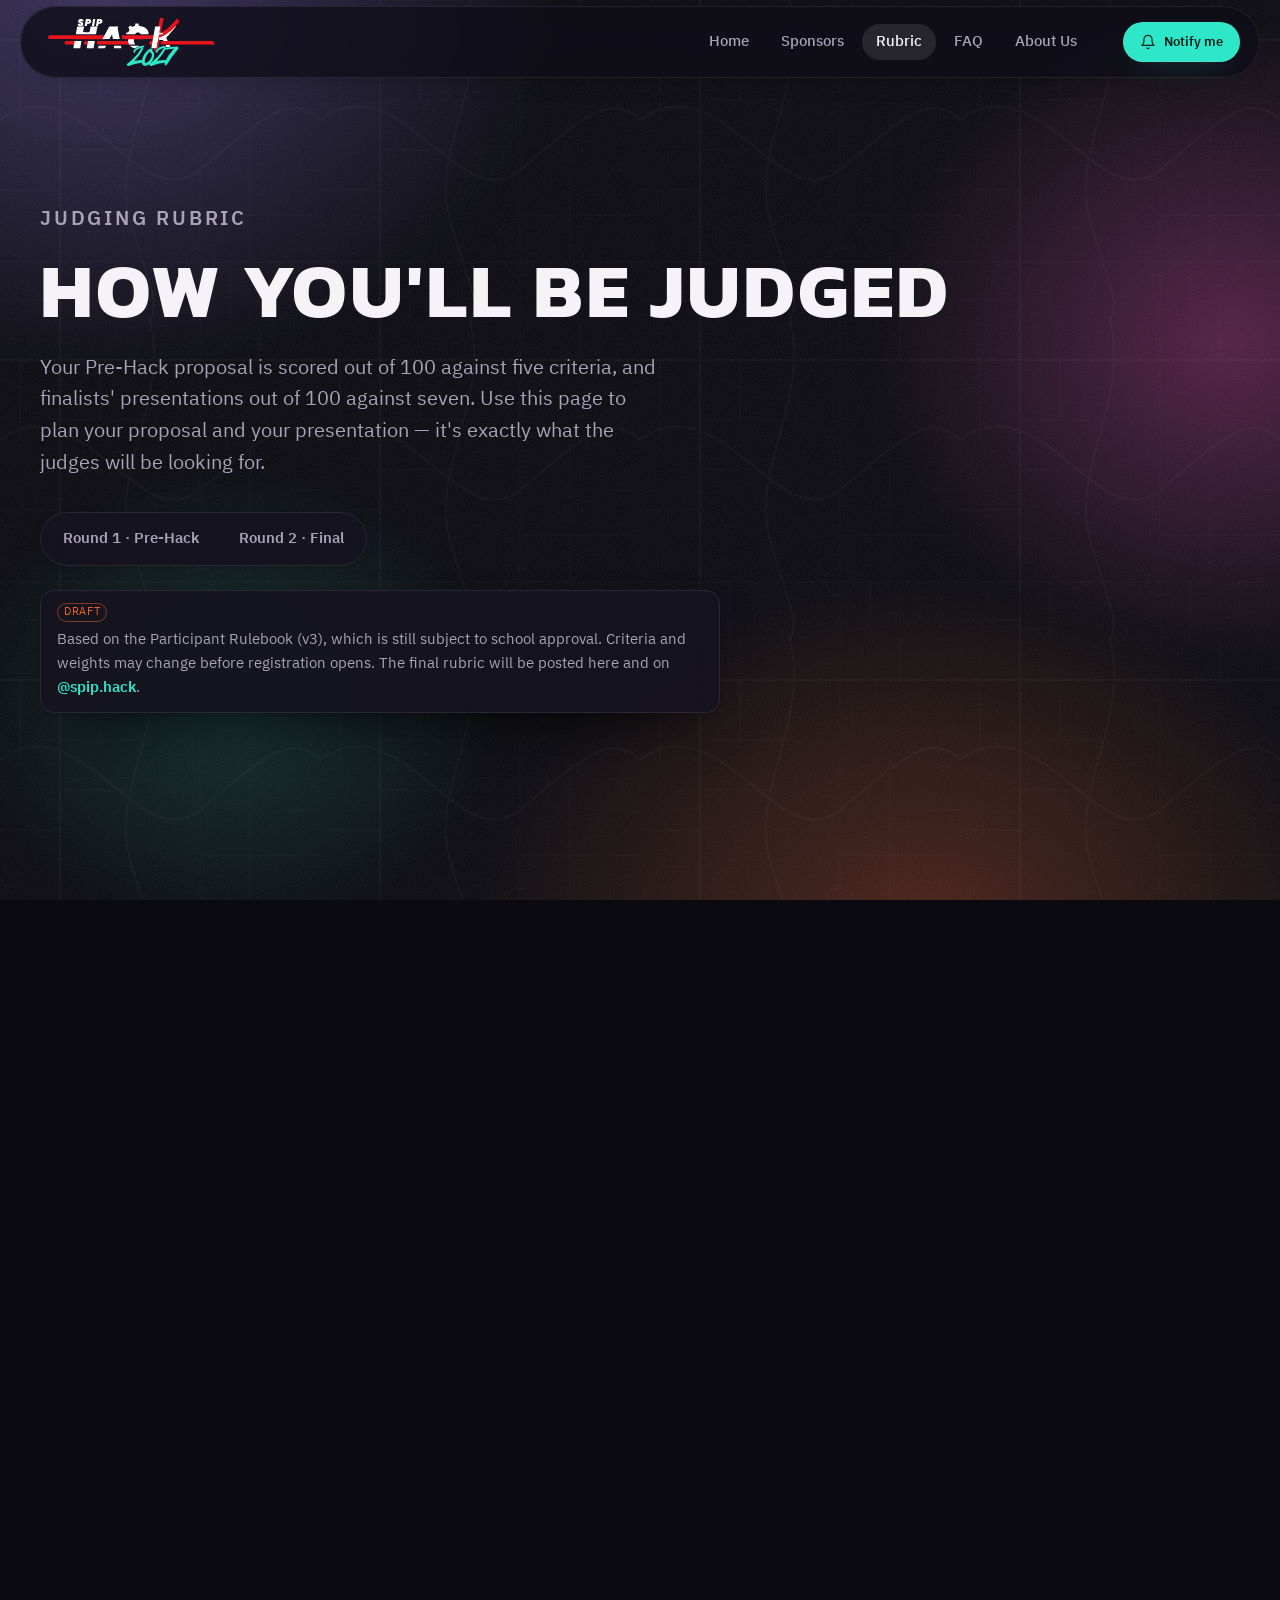
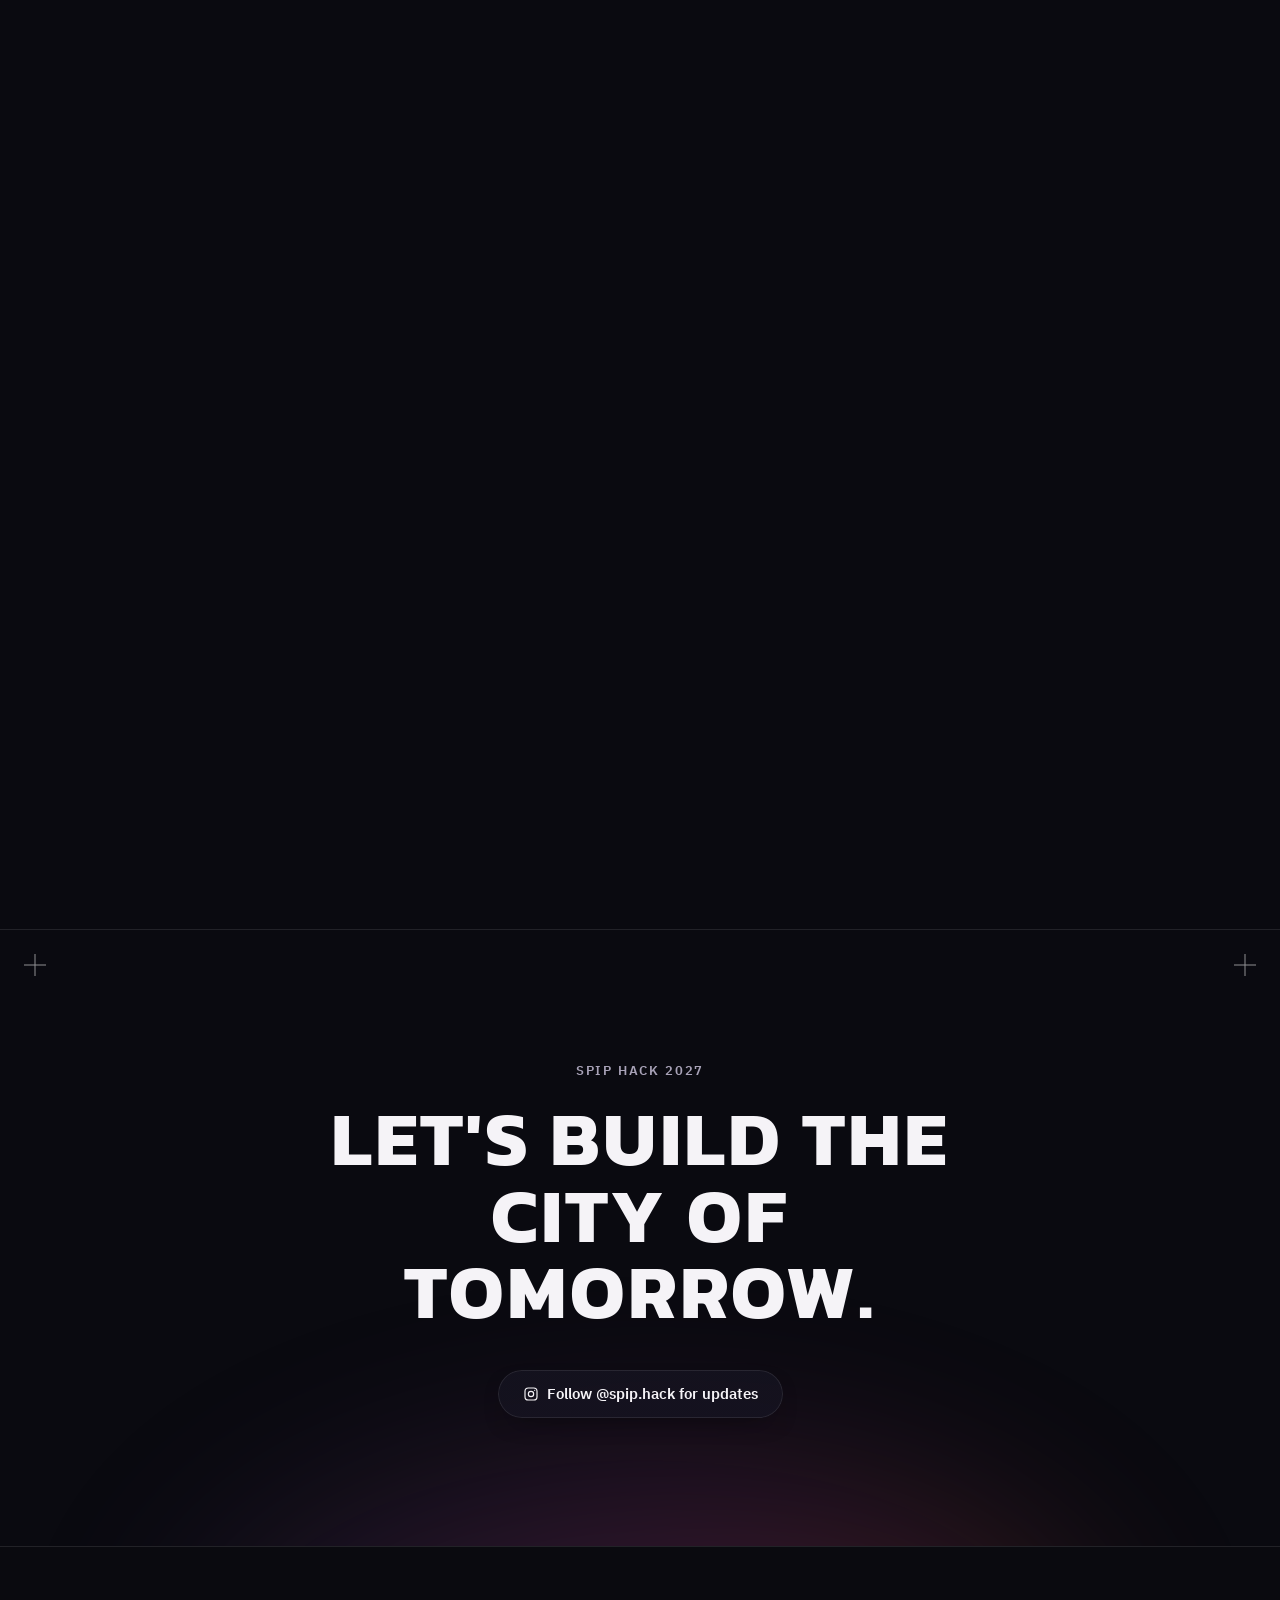
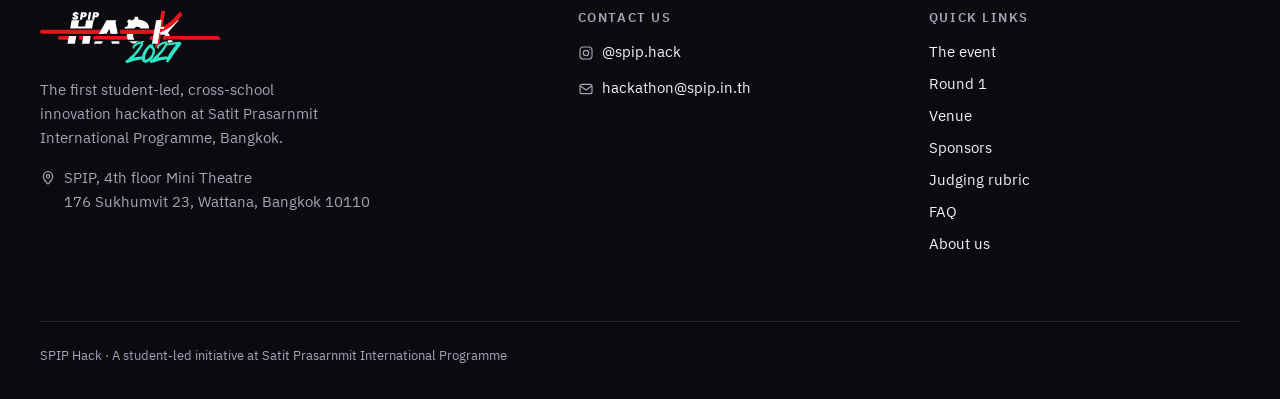
<file: rubric.html>
<!DOCTYPE html>
<html lang="en" class="no-js">
<head>
  <meta charset="utf-8">
  <meta name="viewport" content="width=device-width, initial-scale=1">
  <title>Judging Rubric — SPIP Hack 2027</title>
  <meta name="description" content="How SPIP Hack 2027 is judged: the criteria, weights and score bands for the Pre-Hack proposal and the two-day Hackathon final, plus how finalists are chosen.">
  <meta name="theme-color" content="#0A0A10">
  <meta name="color-scheme" content="dark">

  <!-- Open Graph / Twitter. The image is a full URL because some apps ignore relative paths. -->
  <meta property="og:type" content="website">
  <meta property="og:site_name" content="SPIP Hack 2027">
  <meta property="og:title" content="SPIP Hack 2027 — City of Tomorrow">
  <meta property="og:description" content="The first student-led, cross-school innovation hackathon at SPIP, Bangkok. Pitch ideas that make cities healthier, more sustainable and better places to live.">
  <!-- ★ EOI LINK PREVIEW: while the EOI is open (until 30 Nov 2026), shared links show the EOI
       poster. It's a JPG because some apps (LINE, older Facebook crawlers) don't show WebP.
       When the EOI closes, export a JPG (1200×630 works best) of the image that should be
       shared instead, e.g. the CS Banner, point og:image and twitter:image at it, and update
       og:image:width / height and both alt texts to match. Same on all five pages. -->
  <meta property="og:image" content="https://hackathon.spip.in.th/assets/eoi/eoi-og.jpg">
  <meta property="og:image:width" content="1200">
  <meta property="og:image:height" content="630">
  <meta property="og:image:alt" content="SPIP Hack 2027 Expression of Interest: Express your interest. Submit by 30 November 2026. The EOI is non-binding and does not count as registration for the competition.">
  <meta name="twitter:card" content="summary_large_image">
  <meta name="twitter:title" content="SPIP Hack 2027 — City of Tomorrow">
  <meta name="twitter:description" content="The first student-led, cross-school innovation hackathon at SPIP, Bangkok.">
  <meta name="twitter:image" content="https://hackathon.spip.in.th/assets/eoi/eoi-og.jpg">
  <meta name="twitter:image:alt" content="SPIP Hack 2027 Expression of Interest: Express your interest. Submit by 30 November 2026. The EOI is non-binding and does not count as registration for the competition.">

  <link rel="icon" type="image/svg+xml" href="data:image/svg+xml,%3Csvg xmlns='http://www.w3.org/2000/svg' viewBox='0 0 64 64'%3E%3Crect width='64' height='64' rx='14' fill='%230A0A10'/%3E%3Cpath d='M18 18v28M46 18v28M18 32h28' stroke='white' stroke-width='7' stroke-linecap='square' fill='none'/%3E%3Cpath d='M8 38h48' stroke='%23E8141C' stroke-width='4'/%3E%3Cpath d='M40 50h14' stroke='%232EE6C8' stroke-width='4' stroke-linecap='round'/%3E%3C/svg%3E">

  <link rel="preconnect" href="https://fonts.googleapis.com">
  <link rel="preconnect" href="https://fonts.gstatic.com" crossorigin>
  <link rel="stylesheet" href="https://fonts.googleapis.com/css2?family=IBM+Plex+Sans+Thai:wght@400;500;600&family=Kanit:wght@600;700&display=swap">


  <link rel="stylesheet" href="css/style.css?v=6">
</head>
<body data-view="rubric">
  <a class="skip-link" href="#main-content">Skip to content</a>

  <!-- ============================ NAVBAR ============================ -->
  <header class="site-header" id="site-header">
    <div class="container nav-inner">
      <a class="brand" href="index.html" aria-label="SPIP Hack 2027 — home"><img src="assets/logo/spip-hack-logo.svg" width="800" height="230" alt="SPIP Hack 2027" fetchpriority="high"></a>

      <button class="nav-toggle" type="button" aria-expanded="false" aria-controls="nav-menu" aria-label="Open menu">
        <svg class="icon icon-open" viewBox="0 0 24 24" aria-hidden="true"><path d="M4 7h16M4 12h16M4 17h16"/></svg>
        <svg class="icon icon-close" viewBox="0 0 24 24" aria-hidden="true"><path d="M6 6l12 12M18 6L6 18"/></svg>
      </button>

      <nav class="nav-menu" id="nav-menu" aria-label="Main">
        <ul class="nav-links">
          <li><a href="index.html" data-nav="home">Home</a></li>
          <li><a href="sponsors.html" data-nav="sponsors">Sponsors</a></li>
          <li><a href="rubric.html" data-nav="rubric">Rubric</a></li>
          <li><a href="faq.html" data-nav="faq">FAQ</a></li>
          <li><a href="about.html" data-nav="about">About Us</a></li>
        </ul>
        <!-- EOI form (opens in a new tab). The link and its on/off switch are set in js/common.js -->
        <a class="btn btn--sm btn--primary" href="https://forms.gle/T4Pa6pyx9E69tFyXA" data-eoi="navbar" target="_blank" rel="noopener noreferrer">
          Register interest
          <svg class="icon icon--sm" viewBox="0 0 24 24" aria-hidden="true"><path d="M7 17L17 7M9 7h8v8"/></svg>
          <span class="visually-hidden">(opens in a new tab)</span>
        </a>
      </nav>
    </div>
    <div class="scroll-progress" aria-hidden="true"></div>
  </header>

  <main id="main-content" tabindex="-1">

    <!-- ========================= RUBRIC PAGE ========================= -->
      <!-- ★ DRAFT RUBRIC ★ — criteria, weights and judging rules follow the SPIP Hack 2027
           Participant Rulebook v3 (sections 7–12), itself a working draft subject to school approval.
           The rulebook gives only a one-line description per criterion: the four score bands and
           their descriptions are this site's guidance. Update both once the rulebook is approved,
           then remove the "Draft" notice. -->
      <section class="page-head" aria-labelledby="rubric-title">
        <div class="container">
          <p class="eyebrow">Judging rubric</p>
          <h1 class="h-display" id="rubric-title" tabindex="-1">How you'll be judged</h1>
          <p>Your Pre-Hack proposal is scored out of 100 against five criteria, and finalists' presentations out of 100 against seven. Use this page to plan your proposal and your presentation — it's exactly what the judges will be looking for.</p>

          <nav class="segmented glass" aria-label="Rubric rounds">
            <a href="#round-1">Round 1 · Pre-Hack</a>
            <a href="#round-2">Round 2 · Final</a>
          </nav>

          <p class="rubric-draft glass" role="note"><span class="fact__tag">Draft</span> <span>Based on the Participant Rulebook (v3), which is still subject to school approval. Criteria and weights may change before registration opens. The final rubric will be posted here and on <a class="text-link-inline" href="https://instagram.com/spip.hack" target="_blank" rel="noopener noreferrer">@spip.hack<span class="visually-hidden"> (opens in a new tab)</span></a>.</span></p>
        </div>
      </section>

      <section class="section section--tight" aria-labelledby="bands-title">
        <div class="container">
          <div class="bands-key glass" data-reveal>
            <h2 id="bands-title">Score bands</h2>
            <p>For each criterion, judges pick the band that best fits your work, then give a score within it — shown as a share of that criterion's points.</p>
            <ul class="bands-key__list">
              <li class="band--excellent"><b>Excellent</b> 90–100%</li>
              <li class="band--strong"><b>Strong</b> 70–89%</li>
              <li class="band--developing"><b>Developing</b> 40–69%</li>
              <li class="band--beginning"><b>Beginning</b> below 40%</li>
            </ul>
          </div>
        </div>
      </section>

      <section class="section section--tight rubric-round" id="round-1" aria-labelledby="round-1-title">
        <div class="container">
          <div class="section-head" data-reveal>
            <p class="eyebrow">Round 1 · Pre-Hack · Idea Submission</p>
            <h2 class="h-section" id="round-1-title">Pre-Hack rubric</h2>
            <p>Every team submits an initial proposal through the official submission system, and every eligible proposal is scored with this same rubric. <strong>Judges don't see which school you're from</strong> while they score.</p>
            <p>Your proposal should cover your <strong>problem statement</strong>, <strong>why the problem matters</strong>, your <strong>proposed solution</strong>, its <strong>intended users</strong>, your <strong>initial approach</strong> (how the idea might work) and its <strong>potential impact</strong> — plus your team name, school(s), members and year groups.</p>
          </div>

          <div class="rubric-total glass" data-reveal>
            <p><b>100</b> points across 5 criteria</p>
            <div class="rubric-weights" aria-hidden="true"><span style="--w: 30" title="Problem Understanding &amp; Significance — 30 pts"></span><span style="--w: 25" title="Originality / Innovation — 25 pts"></span><span style="--w: 20" title="Potential Impact — 20 pts"></span><span style="--w: 15" title="Initial Solution Direction — 15 pts"></span><span style="--w: 10" title="Reasoning &amp; Clarity — 10 pts"></span></div>
          </div>

          <ol class="criteria" data-reveal-group>
            <li class="criterion glass" data-reveal>
              <div class="criterion__head">
                <span class="criterion__num" aria-hidden="true">01</span>
                <div class="criterion__title">
                  <h3>Problem Understanding &amp; Significance</h3>
                  <p>How clearly you define the problem, its context, and why it matters for cities.</p>
                </div>
                <p class="criterion__pts"><b>30</b> <span>pts</span></p>
              </div>
              <div class="criterion__bar" aria-hidden="true"><span style="--w: 30%"></span></div>
              <dl class="bands">
                  <div class="band band--excellent">
                    <dt><span class="band__name">Excellent</span><span class="band__range">90–100%</span></dt>
                    <dd>A clearly defined, real city problem, with context and evidence showing why it matters and who it affects.</dd>
                  </div>
                  <div class="band band--strong">
                    <dt><span class="band__name">Strong</span><span class="band__range">70–89%</span></dt>
                    <dd>A clear, relevant problem with some context on why it matters.</dd>
                  </div>
                  <div class="band band--developing">
                    <dt><span class="band__name">Developing</span><span class="band__range">40–69%</span></dt>
                    <dd>The problem is broad or vague, or its importance is assumed rather than shown.</dd>
                  </div>
                  <div class="band band--beginning">
                    <dt><span class="band__name">Beginning</span><span class="band__range">below 40%</span></dt>
                    <dd>The problem is unclear or not connected to the City of Tomorrow.</dd>
                  </div>
              </dl>
            </li>
            <li class="criterion glass" data-reveal>
              <div class="criterion__head">
                <span class="criterion__num" aria-hidden="true">02</span>
                <div class="criterion__title">
                  <h3>Originality / Innovation</h3>
                  <p>How creative and new the idea is, and whether it makes meaningful use of innovation or technology.</p>
                </div>
                <p class="criterion__pts"><b>25</b> <span>pts</span></p>
              </div>
              <div class="criterion__bar" aria-hidden="true"><span style="--w: 25%"></span></div>
              <dl class="bands">
                  <div class="band band--excellent">
                    <dt><span class="band__name">Excellent</span><span class="band__range">90–100%</span></dt>
                    <dd>A fresh idea, or a clever new twist on an existing one, that uses innovation or technology in a meaningful way.</dd>
                  </div>
                  <div class="band band--strong">
                    <dt><span class="band__name">Strong</span><span class="band__range">70–89%</span></dt>
                    <dd>A creative idea that clearly improves on what already exists.</dd>
                  </div>
                  <div class="band band--developing">
                    <dt><span class="band__name">Developing</span><span class="band__range">40–69%</span></dt>
                    <dd>A familiar idea with only small changes, or technology added without a clear purpose.</dd>
                  </div>
                  <div class="band band--beginning">
                    <dt><span class="band__name">Beginning</span><span class="band__range">below 40%</span></dt>
                    <dd>Copies an existing solution, or shows little original thinking.</dd>
                  </div>
              </dl>
            </li>
            <li class="criterion glass" data-reveal>
              <div class="criterion__head">
                <span class="criterion__num" aria-hidden="true">03</span>
                <div class="criterion__title">
                  <h3>Potential Impact</h3>
                  <p>The benefits your idea could bring to users, communities, the environment and society.</p>
                </div>
                <p class="criterion__pts"><b>20</b> <span>pts</span></p>
              </div>
              <div class="criterion__bar" aria-hidden="true"><span style="--w: 20%"></span></div>
              <dl class="bands">
                  <div class="band band--excellent">
                    <dt><span class="band__name">Excellent</span><span class="band__range">90–100%</span></dt>
                    <dd>Clear, believable benefits, with a sense of who would benefit and how much.</dd>
                  </div>
                  <div class="band band--strong">
                    <dt><span class="band__name">Strong</span><span class="band__range">70–89%</span></dt>
                    <dd>Clear benefits, though who benefits or by how much is less developed.</dd>
                  </div>
                  <div class="band band--developing">
                    <dt><span class="band__name">Developing</span><span class="band__range">40–69%</span></dt>
                    <dd>Some benefit, but it is small, vague or loosely linked to the problem.</dd>
                  </div>
                  <div class="band band--beginning">
                    <dt><span class="band__name">Beginning</span><span class="band__range">below 40%</span></dt>
                    <dd>Little or no benefit is explained.</dd>
                  </div>
              </dl>
            </li>
            <li class="criterion glass" data-reveal>
              <div class="criterion__head">
                <span class="criterion__num" aria-hidden="true">04</span>
                <div class="criterion__title">
                  <h3>Initial Solution Direction</h3>
                  <p>How clear and promising your proposed solution is, and your first reasoning for how it might work. You don't need to have solved feasibility yet.</p>
                </div>
                <p class="criterion__pts"><b>15</b> <span>pts</span></p>
              </div>
              <div class="criterion__bar" aria-hidden="true"><span style="--w: 15%"></span></div>
              <dl class="bands">
                  <div class="band band--excellent">
                    <dt><span class="band__name">Excellent</span><span class="band__range">90–100%</span></dt>
                    <dd>A clear, promising solution with sensible first reasoning for how it could work and who would use it.</dd>
                  </div>
                  <div class="band band--strong">
                    <dt><span class="band__name">Strong</span><span class="band__range">70–89%</span></dt>
                    <dd>A clear solution with some reasoning about how it might work.</dd>
                  </div>
                  <div class="band band--developing">
                    <dt><span class="band__name">Developing</span><span class="band__range">40–69%</span></dt>
                    <dd>The solution is vague, or how it tackles the problem is unclear.</dd>
                  </div>
                  <div class="band band--beginning">
                    <dt><span class="band__name">Beginning</span><span class="band__range">below 40%</span></dt>
                    <dd>No clear solution, or it doesn't address the problem.</dd>
                  </div>
              </dl>
            </li>
            <li class="criterion glass" data-reveal>
              <div class="criterion__head">
                <span class="criterion__num" aria-hidden="true">05</span>
                <div class="criterion__title">
                  <h3>Reasoning &amp; Clarity</h3>
                  <p>How clearly the proposal is organised, and the information that supports it.</p>
                </div>
                <p class="criterion__pts"><b>10</b> <span>pts</span></p>
              </div>
              <div class="criterion__bar" aria-hidden="true"><span style="--w: 10%"></span></div>
              <dl class="bands">
                  <div class="band band--excellent">
                    <dt><span class="band__name">Excellent</span><span class="band__range">90–100%</span></dt>
                    <dd>Well organised and easy to follow, with supporting information and acknowledged sources behind key points.</dd>
                  </div>
                  <div class="band band--strong">
                    <dt><span class="band__name">Strong</span><span class="band__range">70–89%</span></dt>
                    <dd>Clear overall, with minor gaps in organisation or support.</dd>
                  </div>
                  <div class="band band--developing">
                    <dt><span class="band__name">Developing</span><span class="band__range">40–69%</span></dt>
                    <dd>Hard to follow in places, or claims lack support.</dd>
                  </div>
                  <div class="band band--beginning">
                    <dt><span class="band__name">Beginning</span><span class="band__range">below 40%</span></dt>
                    <dd>Disorganised, or very little supporting information.</dd>
                  </div>
              </dl>
            </li>
          </ol>
        </div>
      </section>

      <section class="section section--tight" aria-labelledby="selection-title">
        <div class="container">
          <div class="rubric-notes glass" data-reveal>
            <h2 class="h-section" id="selection-title">From Pre-Hack to the final</h2>
            <ul>
              <li>Proposals are <strong>ranked by their Pre-Hack score</strong>. The target is <strong>15 finalist teams</strong> — the capacity of the two-day Hackathon — though the number may be adjusted if necessary.</li>
              <li>A maximum of <strong>3 teams from the same school</strong> can qualify. This limit is applied only after every proposal has been scored and ranked.</li>
              <li><strong>SPIP Teams</strong> (at least half of the registered members are current SPIP students) get no guaranteed places. If none ranks into the finalists, the highest-ranked eligible SPIP Team may replace the lowest-ranked qualifying team — only if it meets the required quality and eligibility standards. Merit comes first; this is not an automatic quota.</li>
            </ul>
          </div>
        </div>
      </section>

      <section class="section section--tight rubric-round" id="round-2" aria-labelledby="round-2-title">
        <div class="container">
          <div class="section-head" data-reveal>
            <p class="eyebrow">Round 2 · Two-Day Hackathon · Final</p>
            <h2 class="h-section" id="round-2-title">Final rubric</h2>
            <p>Finalists spend two days on-site at SPIP. <strong>Day 1</strong> is for workshops, mentor sessions and building — all presentation materials and project files must be submitted by the end of the day (<strong>Project Lock</strong>). On <strong>Day 2</strong>, each team presents to the judges and answers their questions live. Finalists are scored with this separate final rubric.</p>
            <p>The proposed format is a <strong>5-minute presentation + 5-minute Q&amp;A</strong>; the final time limit will be confirmed at the finalist briefing. You can use slides, prototypes, models and demonstrations. Videos are allowed as supporting material embedded or included in your presentation.</p>
          </div>

          <div class="rubric-total glass" data-reveal>
            <p><b>100</b> points across 7 criteria</p>
            <div class="rubric-weights" aria-hidden="true"><span style="--w: 15" title="Problem Understanding — 15 pts"></span><span style="--w: 20" title="Innovation &amp; Originality — 20 pts"></span><span style="--w: 20" title="Feasibility &amp; Implementation — 20 pts"></span><span style="--w: 20" title="Potential Impact — 20 pts"></span><span style="--w: 10" title="Evidence &amp; Reasoning — 10 pts"></span><span style="--w: 10" title="Presentation &amp; Communication — 10 pts"></span><span style="--w: 5" title="Response to Q&amp;A — 5 pts"></span></div>
          </div>

          <ol class="criteria" data-reveal-group>
            <li class="criterion glass" data-reveal>
              <div class="criterion__head">
                <span class="criterion__num" aria-hidden="true">01</span>
                <div class="criterion__title">
                  <h3>Problem Understanding</h3>
                  <p>How clearly you explain the problem, its context, why it matters and who it affects.</p>
                </div>
                <p class="criterion__pts"><b>15</b> <span>pts</span></p>
              </div>
              <div class="criterion__bar" aria-hidden="true"><span style="--w: 15%"></span></div>
              <dl class="bands">
                  <div class="band band--excellent">
                    <dt><span class="band__name">Excellent</span><span class="band__range">90–100%</span></dt>
                    <dd>A sharply defined problem, with clear context, a strong case for why it matters and a good grasp of the users affected.</dd>
                  </div>
                  <div class="band band--strong">
                    <dt><span class="band__name">Strong</span><span class="band__range">70–89%</span></dt>
                    <dd>A clear problem and users, with some context on why it matters.</dd>
                  </div>
                  <div class="band band--developing">
                    <dt><span class="band__name">Developing</span><span class="band__range">40–69%</span></dt>
                    <dd>The problem or the people affected are only loosely defined.</dd>
                  </div>
                  <div class="band band--beginning">
                    <dt><span class="band__name">Beginning</span><span class="band__range">below 40%</span></dt>
                    <dd>The problem is unclear.</dd>
                  </div>
              </dl>
            </li>
            <li class="criterion glass" data-reveal>
              <div class="criterion__head">
                <span class="criterion__num" aria-hidden="true">02</span>
                <div class="criterion__title">
                  <h3>Innovation &amp; Originality</h3>
                  <p>How creative and original the solution is, and whether technology is used appropriately.</p>
                </div>
                <p class="criterion__pts"><b>20</b> <span>pts</span></p>
              </div>
              <div class="criterion__bar" aria-hidden="true"><span style="--w: 20%"></span></div>
              <dl class="bands">
                  <div class="band band--excellent">
                    <dt><span class="band__name">Excellent</span><span class="band__range">90–100%</span></dt>
                    <dd>A fresh, memorable solution that makes clear what sets it apart, with technology used where it genuinely helps.</dd>
                  </div>
                  <div class="band band--strong">
                    <dt><span class="band__name">Strong</span><span class="band__range">70–89%</span></dt>
                    <dd>A creative solution with a clear point of difference.</dd>
                  </div>
                  <div class="band band--developing">
                    <dt><span class="band__name">Developing</span><span class="band__range">40–69%</span></dt>
                    <dd>A familiar idea with only small changes.</dd>
                  </div>
                  <div class="band band--beginning">
                    <dt><span class="band__name">Beginning</span><span class="band__range">below 40%</span></dt>
                    <dd>Little original thinking.</dd>
                  </div>
              </dl>
            </li>
            <li class="criterion glass" data-reveal>
              <div class="criterion__head">
                <span class="criterion__num" aria-hidden="true">03</span>
                <div class="criterion__title">
                  <h3>Feasibility &amp; Implementation</h3>
                  <p>Whether it could work in practice: the technology, resources, scalability and an understanding of its limits.</p>
                </div>
                <p class="criterion__pts"><b>20</b> <span>pts</span></p>
              </div>
              <div class="criterion__bar" aria-hidden="true"><span style="--w: 20%"></span></div>
              <dl class="bands">
                  <div class="band band--excellent">
                    <dt><span class="band__name">Excellent</span><span class="band__range">90–100%</span></dt>
                    <dd>A realistic plan for building it, covering resources and scaling up, with an honest view of its limitations.</dd>
                  </div>
                  <div class="band band--strong">
                    <dt><span class="band__name">Strong</span><span class="band__range">70–89%</span></dt>
                    <dd>Mostly realistic, with some gaps in resources, scaling or limitations.</dd>
                  </div>
                  <div class="band band--developing">
                    <dt><span class="band__name">Developing</span><span class="band__range">40–69%</span></dt>
                    <dd>Possible in principle, but key practical questions are left open.</dd>
                  </div>
                  <div class="band band--beginning">
                    <dt><span class="band__name">Beginning</span><span class="band__range">below 40%</span></dt>
                    <dd>Unrealistic, or no thought given to how it would be built or used.</dd>
                  </div>
              </dl>
            </li>
            <li class="criterion glass" data-reveal>
              <div class="criterion__head">
                <span class="criterion__num" aria-hidden="true">04</span>
                <div class="criterion__title">
                  <h3>Potential Impact</h3>
                  <p>The benefits for communities, whether environmental, health, social or economic, and how far it could scale.</p>
                </div>
                <p class="criterion__pts"><b>20</b> <span>pts</span></p>
              </div>
              <div class="criterion__bar" aria-hidden="true"><span style="--w: 20%"></span></div>
              <dl class="bands">
                  <div class="band band--excellent">
                    <dt><span class="band__name">Excellent</span><span class="band__range">90–100%</span></dt>
                    <dd>Convincing environmental, health, social or economic benefits, with a clear sense of scale.</dd>
                  </div>
                  <div class="band band--strong">
                    <dt><span class="band__name">Strong</span><span class="band__range">70–89%</span></dt>
                    <dd>Clear benefits, but less evidence of scale.</dd>
                  </div>
                  <div class="band band--developing">
                    <dt><span class="band__name">Developing</span><span class="band__range">40–69%</span></dt>
                    <dd>Benefits are stated more than shown.</dd>
                  </div>
                  <div class="band band--beginning">
                    <dt><span class="band__name">Beginning</span><span class="band__range">below 40%</span></dt>
                    <dd>Impact is unclear.</dd>
                  </div>
              </dl>
            </li>
            <li class="criterion glass" data-reveal>
              <div class="criterion__head">
                <span class="criterion__num" aria-hidden="true">05</span>
                <div class="criterion__title">
                  <h3>Evidence &amp; Reasoning</h3>
                  <p>The research, data and scientific and logical reasoning behind your claims, and how accurate they are.</p>
                </div>
                <p class="criterion__pts"><b>10</b> <span>pts</span></p>
              </div>
              <div class="criterion__bar" aria-hidden="true"><span style="--w: 10%"></span></div>
              <dl class="bands">
                  <div class="band band--excellent">
                    <dt><span class="band__name">Excellent</span><span class="band__range">90–100%</span></dt>
                    <dd>Accurate, well-sourced research and data, with sound reasoning behind each claim.</dd>
                  </div>
                  <div class="band band--strong">
                    <dt><span class="band__name">Strong</span><span class="band__range">70–89%</span></dt>
                    <dd>Good evidence for most claims, with minor gaps.</dd>
                  </div>
                  <div class="band band--developing">
                    <dt><span class="band__name">Developing</span><span class="band__range">40–69%</span></dt>
                    <dd>Limited evidence, or some reasoning doesn't hold up.</dd>
                  </div>
                  <div class="band band--beginning">
                    <dt><span class="band__name">Beginning</span><span class="band__range">below 40%</span></dt>
                    <dd>Claims are unsupported or inaccurate.</dd>
                  </div>
              </dl>
            </li>
            <li class="criterion glass" data-reveal>
              <div class="criterion__head">
                <span class="criterion__num" aria-hidden="true">06</span>
                <div class="criterion__title">
                  <h3>Presentation &amp; Communication</h3>
                  <p>How clear, organised and engaging your presentation is, including visuals and use of time.</p>
                </div>
                <p class="criterion__pts"><b>10</b> <span>pts</span></p>
              </div>
              <div class="criterion__bar" aria-hidden="true"><span style="--w: 10%"></span></div>
              <dl class="bands">
                  <div class="band band--excellent">
                    <dt><span class="band__name">Excellent</span><span class="band__range">90–100%</span></dt>
                    <dd>Clear, engaging and well organised, with strong visuals, and finishes on time.</dd>
                  </div>
                  <div class="band band--strong">
                    <dt><span class="band__name">Strong</span><span class="band__range">70–89%</span></dt>
                    <dd>Clear and organised, with minor issues in pacing or visuals.</dd>
                  </div>
                  <div class="band band--developing">
                    <dt><span class="band__name">Developing</span><span class="band__range">40–69%</span></dt>
                    <dd>Hard to follow in places, or over time.</dd>
                  </div>
                  <div class="band band--beginning">
                    <dt><span class="band__name">Beginning</span><span class="band__range">below 40%</span></dt>
                    <dd>Unclear, unprepared or well over time.</dd>
                  </div>
              </dl>
            </li>
            <li class="criterion glass" data-reveal>
              <div class="criterion__head">
                <span class="criterion__num" aria-hidden="true">07</span>
                <div class="criterion__title">
                  <h3>Response to Q&amp;A</h3>
                  <p>How well you understand your project, answer the judges' questions and defend your decisions.</p>
                </div>
                <p class="criterion__pts"><b>5</b> <span>pts</span></p>
              </div>
              <div class="criterion__bar" aria-hidden="true"><span style="--w: 5%"></span></div>
              <dl class="bands">
                  <div class="band band--excellent">
                    <dt><span class="band__name">Excellent</span><span class="band__range">90–100%</span></dt>
                    <dd>Confident, accurate answers that show deep understanding and justify the team's decisions.</dd>
                  </div>
                  <div class="band band--strong">
                    <dt><span class="band__name">Strong</span><span class="band__range">70–89%</span></dt>
                    <dd>Answers most questions well.</dd>
                  </div>
                  <div class="band band--developing">
                    <dt><span class="band__name">Developing</span><span class="band__range">40–69%</span></dt>
                    <dd>Some answers are vague or off topic.</dd>
                  </div>
                  <div class="band band--beginning">
                    <dt><span class="band__name">Beginning</span><span class="band__range">below 40%</span></dt>
                    <dd>Struggles to answer questions.</dd>
                  </div>
              </dl>
            </li>
          </ol>
        </div>
      </section>

      <section class="section section--tight" aria-labelledby="notes-title">
        <div class="container">
          <div class="rubric-notes frame-grad" data-reveal>
            <h2 class="h-section" id="notes-title">Judging rules</h2>
            <ul>
              <li>Judges score every team against <strong>the same criteria</strong>. They must stay fair, impartial and objective, and declare any significant conflict of interest. A judge with a significant conflict of interest may be excluded from scoring that team.</li>
              <li>If teams tie, these criteria are compared <strong>in order</strong>: Innovation &amp; Originality, then Feasibility &amp; Implementation, then Potential Impact, then Problem Understanding. The organisers may add further tie-breaking steps if needed.</li>
              <li>Judges' decisions on scores, rankings, finalists and awards are <strong>final and cannot be appealed</strong>. Scores won't be changed because a team asks. Administrative, safeguarding, eligibility, misconduct and safety matters are handled by SPIP under school procedures.</li>
              <li>Everything you submit must be <strong>your team's own work</strong>. Don't plagiarise, present someone else's idea as your own, falsify research, data, results or sources, misrepresent testing, or deliberately mislead the judges. Acknowledge the research, technology and resources you use. Serious violations can lead to removal or disqualification.</li>
              <li>You can build on an earlier project or competition entry only if you've <strong>substantially developed or changed it</strong>, and you must be able to explain what's new.</li>
              <li><strong>AI tools</strong> may be used where the competition allows. Your team stays responsible for the accuracy, verification and originality of your work, including its final claims and conclusions, and must understand your own project. The final AI-use rules will be shared before the Pre-Hack opens.</li>
            </ul>
            <p class="mt-3 muted">Got a question about judging? Check the <a class="text-link-inline" href="faq.html">FAQ</a> or message <a class="text-link-inline" href="https://instagram.com/spip.hack" target="_blank" rel="noopener noreferrer">@spip.hack<span class="visually-hidden"> (opens in a new tab)</span></a> or email <a class="text-link-inline" href="mailto:hackathon@spip.in.th">hackathon@spip.in.th</a>.</p>
          </div>
        </div>
      </section>

  </main>

  <!-- ============================ FOOTER ============================ -->
  <section class="closing" aria-labelledby="closing-title">
    <span class="cross cross--tl" aria-hidden="true"></span>
    <span class="cross cross--tr" aria-hidden="true"></span>
    <div class="container">
      <p class="eyebrow">SPIP Hack 2027</p>
      <h2 id="closing-title">Let's build the City of Tomorrow.</h2>
      <a class="btn btn--grad" href="https://instagram.com/spip.hack" target="_blank" rel="noopener noreferrer">
        <svg class="icon icon--sm" viewBox="0 0 24 24" aria-hidden="true"><rect x="3" y="3" width="18" height="18" rx="5"/><circle cx="12" cy="12" r="4"/><path d="M17.5 6.5h.01"/></svg>
        Follow @spip.hack for updates
        <span class="visually-hidden">(opens in a new tab)</span>
      </a>
    </div>
  </section>

  <footer class="site-footer" id="contact">
    <div class="container">
      <div class="footer-grid">
        <div class="footer-brand">
          <a class="brand brand--footer" href="index.html" aria-label="SPIP Hack 2027 — home"><img src="assets/logo/spip-hack-logo.svg" width="800" height="230" alt="SPIP Hack 2027" loading="lazy" decoding="async"></a>
          <p>The first student-led, cross-school innovation hackathon at Satit Prasarnmit International Programme, Bangkok.</p>
          <!-- Venue (this used to be its own column) -->
          <address class="footer-venue">
            <a href="https://www.google.com/maps/search/?api=1&amp;query=Satit+Prasarnmit+International+Programme+Bangkok" target="_blank" rel="noopener noreferrer">
              <svg class="icon icon--sm" viewBox="0 0 24 24" aria-hidden="true"><path d="M12 21s-7-6.2-7-11.5A7 7 0 0 1 19 9.5C19 14.8 12 21 12 21z"/><circle cx="12" cy="9.5" r="2.5"/></svg>
              <span>SPIP, 4th floor Mini Theatre<br>176 Sukhumvit 23, Wattana, Bangkok 10110<span class="visually-hidden"> (Google Maps, opens in a new tab)</span></span>
            </a>
          </address>
        </div>

        <div class="footer-col">
          <h3>Contact us</h3>
          <!-- Same on every page: one line per channel, icon + handle or address.
               ★ The Facebook link is set in js/common.js (SOCIAL_LINKS); its line stays hidden until it is. -->
          <ul class="contact-list">
            <li>
              <a href="https://instagram.com/spip.hack" target="_blank" rel="noopener noreferrer">
                <svg class="icon icon--sm" viewBox="0 0 24 24" aria-hidden="true"><rect x="3" y="3" width="18" height="18" rx="5"/><circle cx="12" cy="12" r="4"/><path d="M17.5 6.5h.01"/></svg>
                <span>@spip.hack<span class="visually-hidden"> on Instagram (opens in a new tab)</span></span>
              </a>
            </li>
            <li>
              <a href="mailto:hackathon@spip.in.th">
                <svg class="icon icon--sm" viewBox="0 0 24 24" aria-hidden="true"><rect x="3" y="5" width="18" height="14" rx="3"/><path d="M3.5 7.5l8.5 6 8.5-6"/></svg>
                <span><span class="visually-hidden">Email </span>hackathon@spip.in.th</span>
              </a>
            </li>
            <li data-social="facebook" hidden>
              <a href="https://www.facebook.com/" target="_blank" rel="noopener noreferrer">
                <svg class="icon icon--sm" viewBox="0 0 24 24" aria-hidden="true"><path d="M18 2h-3a5 5 0 0 0-5 5v3H7v4h3v8h4v-8h3l1-4h-4V7a1 1 0 0 1 1-1h3z"/></svg>
                <span><span data-social-label>SPIP Hack</span><span class="visually-hidden"> on Facebook (opens in a new tab)</span></span>
              </a>
            </li>
          </ul>
        </div>

        <div class="footer-col">
          <h3>Quick links</h3>
          <ul>
            <li><a href="index.html#event">The event</a></li>
            <li><a href="index.html#rounds">Round 1</a></li>
            <li><a href="index.html#venue">Venue</a></li>
            <li><a href="sponsors.html">Sponsors</a></li>
            <li><a href="rubric.html">Judging rubric</a></li>
            <li><a href="faq.html">FAQ</a></li>
            <li><a href="about.html">About us</a></li>
            <!-- ★ The Linktree link is set in js/common.js (SOCIAL_LINKS); hidden until it is -->
            <li data-social="linktree" hidden>
              <a href="https://linktr.ee/" target="_blank" rel="noopener noreferrer">
                <span data-social-label>Linktree</span>
                <svg class="icon icon--sm" viewBox="0 0 24 24" aria-hidden="true"><path d="M7 17L17 7M9 7h8v8"/></svg>
                <span class="visually-hidden">(opens in a new tab)</span>
              </a>
            </li>
          </ul>
        </div>
      </div>

      <p class="footer-bottom">SPIP Hack · A student-led initiative at Satit Prasarnmit International Programme</p>
    </div>
  </footer>

  <script src="js/common.js?v=4"></script>
  <script src="js/info.js?v=2"></script>
</body>
</html>
</file>
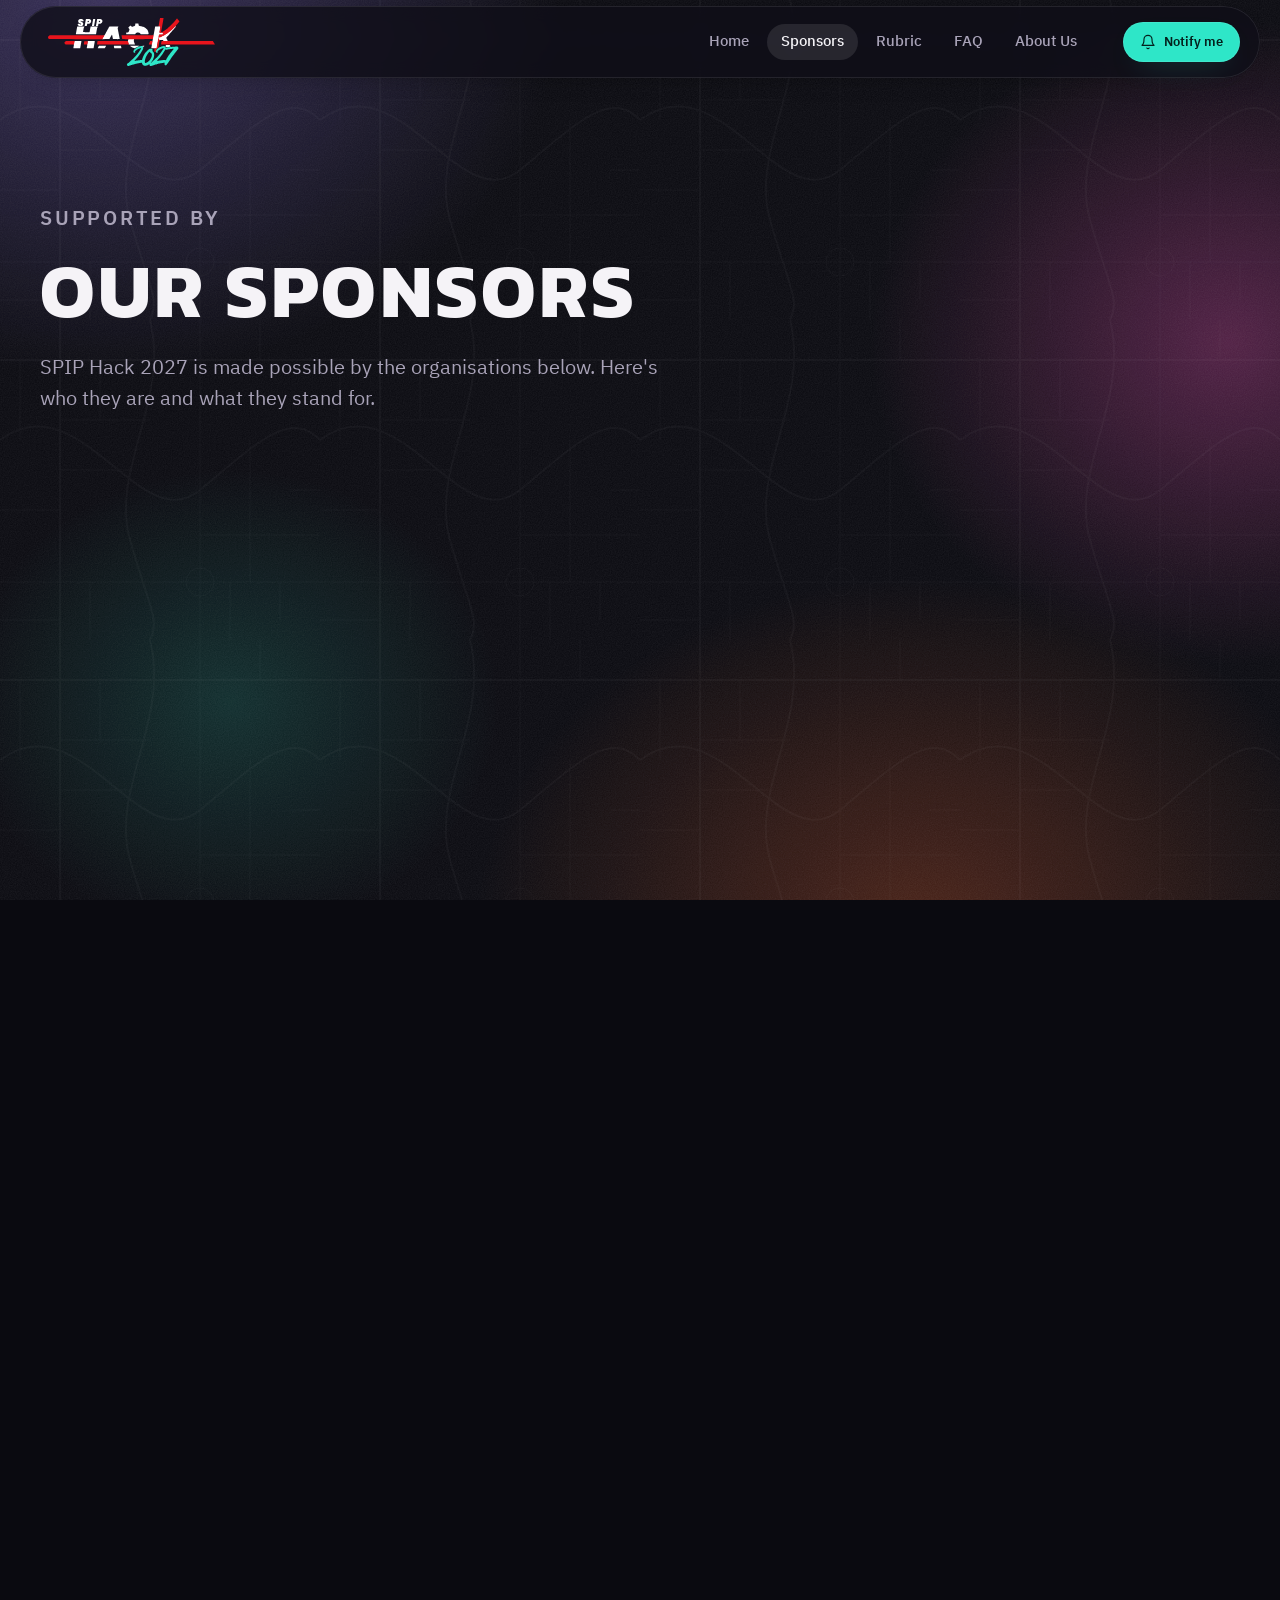
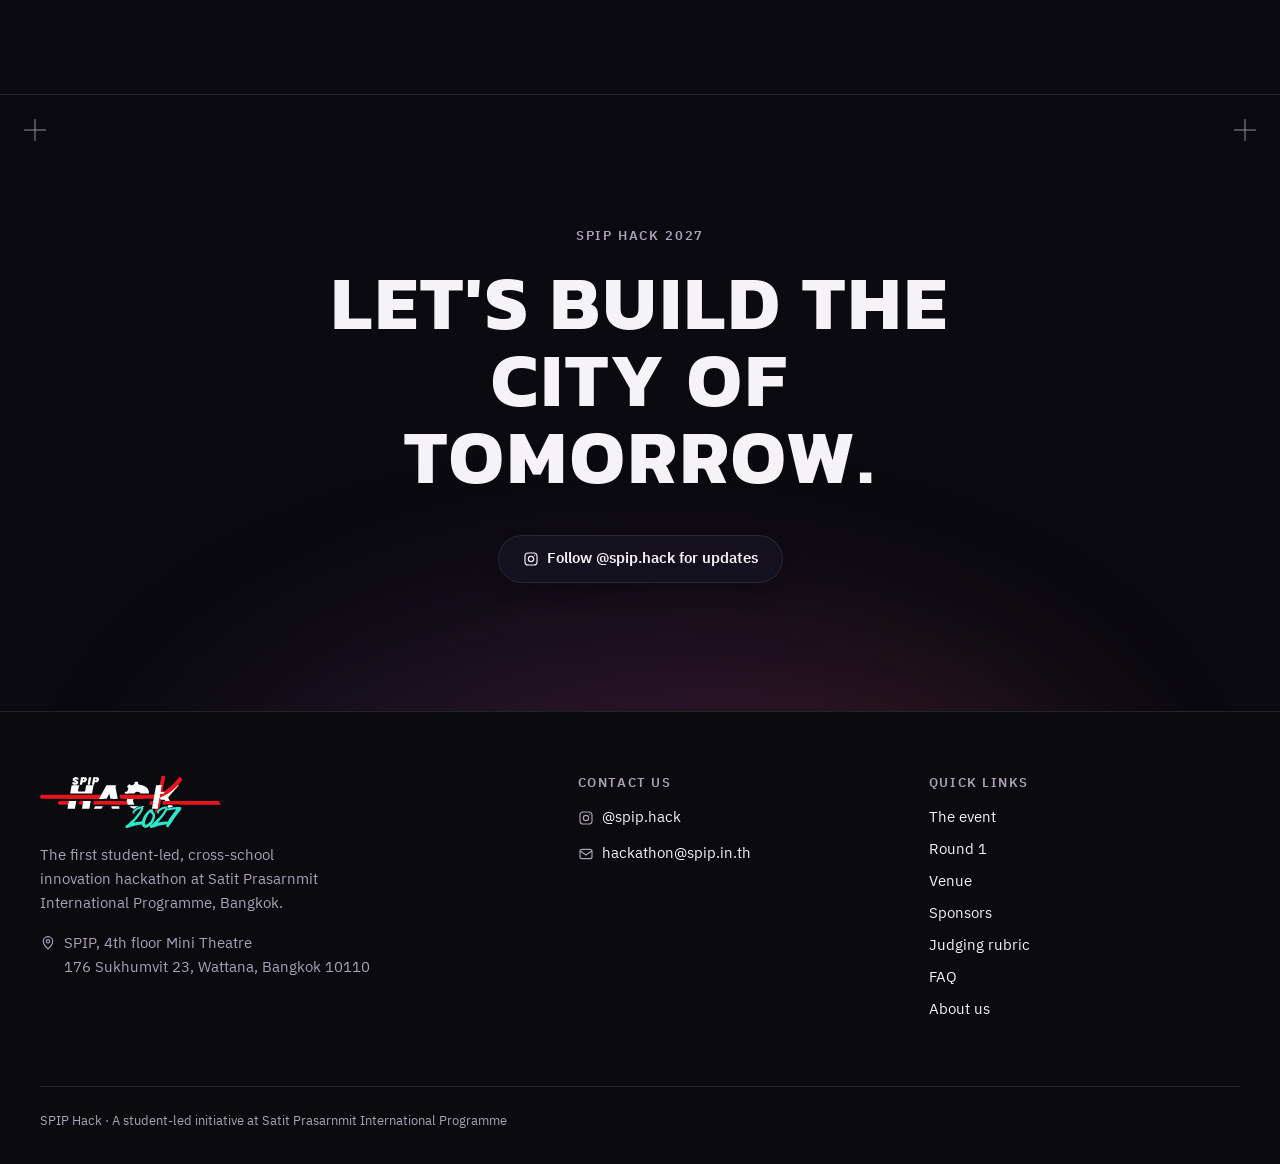
<file: sponsors.html>
<!DOCTYPE html>
<html lang="en" class="no-js">
<head>
  <meta charset="utf-8">
  <meta name="viewport" content="width=device-width, initial-scale=1">
  <title>Sponsors — SPIP Hack 2027</title>
  <meta name="description" content="The organisations supporting SPIP Hack 2027, the student-led, cross-school innovation hackathon at Satit Prasarnmit International Programme (SPIP), Bangkok.">
  <meta name="theme-color" content="#0A0A10">
  <meta name="color-scheme" content="dark">

  <!-- Open Graph / Twitter. The image is a full URL because some apps ignore relative paths. -->
  <meta property="og:type" content="website">
  <meta property="og:site_name" content="SPIP Hack 2027">
  <meta property="og:title" content="SPIP Hack 2027 — City of Tomorrow">
  <meta property="og:description" content="The first student-led, cross-school innovation hackathon at SPIP, Bangkok. Pitch ideas that make cities healthier, more sustainable and better places to live.">
  <!-- ★ EOI LINK PREVIEW: while the EOI is open (until 30 Nov 2026), shared links show the EOI
       poster. It's a JPG because some apps (LINE, older Facebook crawlers) don't show WebP.
       When the EOI closes, export a JPG (1200×630 works best) of the image that should be
       shared instead, e.g. the CS Banner, point og:image and twitter:image at it, and update
       og:image:width / height and both alt texts to match. Same on all five pages. -->
  <meta property="og:image" content="https://hackathon.spip.in.th/assets/eoi/eoi-og.jpg">
  <meta property="og:image:width" content="1200">
  <meta property="og:image:height" content="630">
  <meta property="og:image:alt" content="SPIP Hack 2027 Expression of Interest: Express your interest. Submit by 30 November 2026. The EOI is non-binding and does not count as registration for the competition.">
  <meta name="twitter:card" content="summary_large_image">
  <meta name="twitter:title" content="SPIP Hack 2027 — City of Tomorrow">
  <meta name="twitter:description" content="The first student-led, cross-school innovation hackathon at SPIP, Bangkok.">
  <meta name="twitter:image" content="https://hackathon.spip.in.th/assets/eoi/eoi-og.jpg">
  <meta name="twitter:image:alt" content="SPIP Hack 2027 Expression of Interest: Express your interest. Submit by 30 November 2026. The EOI is non-binding and does not count as registration for the competition.">

  <link rel="icon" type="image/svg+xml" href="data:image/svg+xml,%3Csvg xmlns='http://www.w3.org/2000/svg' viewBox='0 0 64 64'%3E%3Crect width='64' height='64' rx='14' fill='%230A0A10'/%3E%3Cpath d='M18 18v28M46 18v28M18 32h28' stroke='white' stroke-width='7' stroke-linecap='square' fill='none'/%3E%3Cpath d='M8 38h48' stroke='%23E8141C' stroke-width='4'/%3E%3Cpath d='M40 50h14' stroke='%232EE6C8' stroke-width='4' stroke-linecap='round'/%3E%3C/svg%3E">

  <link rel="preconnect" href="https://fonts.googleapis.com">
  <link rel="preconnect" href="https://fonts.gstatic.com" crossorigin>
  <link rel="stylesheet" href="https://fonts.googleapis.com/css2?family=IBM+Plex+Sans+Thai:wght@400;500;600&family=Kanit:wght@600;700&display=swap">


  <link rel="stylesheet" href="css/style.css?v=6">
</head>
<body data-view="sponsors">
  <a class="skip-link" href="#main-content">Skip to content</a>

  <!-- ============================ NAVBAR ============================ -->
  <header class="site-header" id="site-header">
    <div class="container nav-inner">
      <a class="brand" href="index.html" aria-label="SPIP Hack 2027 — home"><img src="assets/logo/spip-hack-logo.svg" width="800" height="230" alt="SPIP Hack 2027" fetchpriority="high"></a>

      <button class="nav-toggle" type="button" aria-expanded="false" aria-controls="nav-menu" aria-label="Open menu">
        <svg class="icon icon-open" viewBox="0 0 24 24" aria-hidden="true"><path d="M4 7h16M4 12h16M4 17h16"/></svg>
        <svg class="icon icon-close" viewBox="0 0 24 24" aria-hidden="true"><path d="M6 6l12 12M18 6L6 18"/></svg>
      </button>

      <nav class="nav-menu" id="nav-menu" aria-label="Main">
        <ul class="nav-links">
          <li><a href="index.html" data-nav="home">Home</a></li>
          <li><a href="sponsors.html" data-nav="sponsors">Sponsors</a></li>
          <li><a href="rubric.html" data-nav="rubric">Rubric</a></li>
          <li><a href="faq.html" data-nav="faq">FAQ</a></li>
          <li><a href="about.html" data-nav="about">About Us</a></li>
        </ul>
        <!-- EOI form (opens in a new tab). The link and its on/off switch are set in js/common.js -->
        <a class="btn btn--sm btn--primary" href="https://forms.gle/T4Pa6pyx9E69tFyXA" data-eoi="navbar" target="_blank" rel="noopener noreferrer">
          Register interest
          <svg class="icon icon--sm" viewBox="0 0 24 24" aria-hidden="true"><path d="M7 17L17 7M9 7h8v8"/></svg>
          <span class="visually-hidden">(opens in a new tab)</span>
        </a>
      </nav>
    </div>
    <div class="scroll-progress" aria-hidden="true"></div>
  </header>

  <main id="main-content" tabindex="-1">

    <!-- ======================== SPONSORS PAGE ======================== -->
      <section class="page-head" aria-labelledby="sponsors-title">
        <div class="container">
          <p class="eyebrow">Supported by</p>
          <h1 class="h-display" id="sponsors-title">Our Sponsors</h1>
          <p>SPIP Hack 2027 is made possible by the organisations below. Here's who they are and what they stand for.</p>
        </div>
      </section>

      <section class="section section--tight" id="sponsors" aria-labelledby="sponsors-list-title">
        <div class="container">
          <h2 class="visually-hidden" id="sponsors-list-title">Sponsor list</h2>
          <!-- ★ Sponsors are listed in js/sponsors-data.js; js/sponsors.js draws a card for each -->
          <ul class="sponsors-grid" data-sponsors-grid data-reveal-group></ul>

          <div class="sponsors-cta glass" data-reveal>
            <div>
              <p class="eyebrow">Partner with us</p>
              <h2 class="h-section">Support the City of Tomorrow</h2>
              <p>Interested in backing SPIP Hack 2027? Get in touch and we'll tell you how your organisation can be involved.</p>
            </div>
            <div class="sponsors-cta__actions">
              <a class="btn btn--grad" href="mailto:hackathon@spip.in.th">
                <svg class="icon icon--sm" viewBox="0 0 24 24" aria-hidden="true"><rect x="3" y="5" width="18" height="14" rx="3"/><path d="M3.5 7.5l8.5 6 8.5-6"/></svg>
                Email hackathon@spip.in.th
              </a>
              <a class="btn btn--ghost" href="https://instagram.com/spip.hack" target="_blank" rel="noopener noreferrer">
                <svg class="icon icon--sm" viewBox="0 0 24 24" aria-hidden="true"><rect x="3" y="3" width="18" height="18" rx="5"/><circle cx="12" cy="12" r="4"/><path d="M17.5 6.5h.01"/></svg>
                Message @spip.hack
                <span class="visually-hidden">(opens in a new tab)</span>
              </a>
            </div>
          </div>
        </div>
      </section>

  </main>

  <!-- ============================ FOOTER ============================ -->
  <section class="closing" aria-labelledby="closing-title">
    <span class="cross cross--tl" aria-hidden="true"></span>
    <span class="cross cross--tr" aria-hidden="true"></span>
    <div class="container">
      <p class="eyebrow">SPIP Hack 2027</p>
      <h2 id="closing-title">Let's build the City of Tomorrow.</h2>
      <a class="btn btn--grad" href="https://instagram.com/spip.hack" target="_blank" rel="noopener noreferrer">
        <svg class="icon icon--sm" viewBox="0 0 24 24" aria-hidden="true"><rect x="3" y="3" width="18" height="18" rx="5"/><circle cx="12" cy="12" r="4"/><path d="M17.5 6.5h.01"/></svg>
        Follow @spip.hack for updates
        <span class="visually-hidden">(opens in a new tab)</span>
      </a>
    </div>
  </section>

  <footer class="site-footer" id="contact">
    <div class="container">
      <div class="footer-grid">
        <div class="footer-brand">
          <a class="brand brand--footer" href="index.html" aria-label="SPIP Hack 2027 — home"><img src="assets/logo/spip-hack-logo.svg" width="800" height="230" alt="SPIP Hack 2027" loading="lazy" decoding="async"></a>
          <p>The first student-led, cross-school innovation hackathon at Satit Prasarnmit International Programme, Bangkok.</p>
          <!-- Venue (this used to be its own column) -->
          <address class="footer-venue">
            <a href="https://www.google.com/maps/search/?api=1&amp;query=Satit+Prasarnmit+International+Programme+Bangkok" target="_blank" rel="noopener noreferrer">
              <svg class="icon icon--sm" viewBox="0 0 24 24" aria-hidden="true"><path d="M12 21s-7-6.2-7-11.5A7 7 0 0 1 19 9.5C19 14.8 12 21 12 21z"/><circle cx="12" cy="9.5" r="2.5"/></svg>
              <span>SPIP, 4th floor Mini Theatre<br>176 Sukhumvit 23, Wattana, Bangkok 10110<span class="visually-hidden"> (Google Maps, opens in a new tab)</span></span>
            </a>
          </address>
        </div>

        <div class="footer-col">
          <h3>Contact us</h3>
          <!-- Same on every page: one line per channel, icon + handle or address.
               ★ The Facebook link is set in js/common.js (SOCIAL_LINKS); its line stays hidden until it is. -->
          <ul class="contact-list">
            <li>
              <a href="https://instagram.com/spip.hack" target="_blank" rel="noopener noreferrer">
                <svg class="icon icon--sm" viewBox="0 0 24 24" aria-hidden="true"><rect x="3" y="3" width="18" height="18" rx="5"/><circle cx="12" cy="12" r="4"/><path d="M17.5 6.5h.01"/></svg>
                <span>@spip.hack<span class="visually-hidden"> on Instagram (opens in a new tab)</span></span>
              </a>
            </li>
            <li>
              <a href="mailto:hackathon@spip.in.th">
                <svg class="icon icon--sm" viewBox="0 0 24 24" aria-hidden="true"><rect x="3" y="5" width="18" height="14" rx="3"/><path d="M3.5 7.5l8.5 6 8.5-6"/></svg>
                <span><span class="visually-hidden">Email </span>hackathon@spip.in.th</span>
              </a>
            </li>
            <li data-social="facebook" hidden>
              <a href="https://www.facebook.com/" target="_blank" rel="noopener noreferrer">
                <svg class="icon icon--sm" viewBox="0 0 24 24" aria-hidden="true"><path d="M18 2h-3a5 5 0 0 0-5 5v3H7v4h3v8h4v-8h3l1-4h-4V7a1 1 0 0 1 1-1h3z"/></svg>
                <span><span data-social-label>SPIP Hack</span><span class="visually-hidden"> on Facebook (opens in a new tab)</span></span>
              </a>
            </li>
          </ul>
        </div>

        <div class="footer-col">
          <h3>Quick links</h3>
          <ul>
            <li><a href="index.html#event">The event</a></li>
            <li><a href="index.html#rounds">Round 1</a></li>
            <li><a href="index.html#venue">Venue</a></li>
            <li><a href="sponsors.html">Sponsors</a></li>
            <li><a href="rubric.html">Judging rubric</a></li>
            <li><a href="faq.html">FAQ</a></li>
            <li><a href="about.html">About us</a></li>
            <!-- ★ The Linktree link is set in js/common.js (SOCIAL_LINKS); hidden until it is -->
            <li data-social="linktree" hidden>
              <a href="https://linktr.ee/" target="_blank" rel="noopener noreferrer">
                <span data-social-label>Linktree</span>
                <svg class="icon icon--sm" viewBox="0 0 24 24" aria-hidden="true"><path d="M7 17L17 7M9 7h8v8"/></svg>
                <span class="visually-hidden">(opens in a new tab)</span>
              </a>
            </li>
          </ul>
        </div>
      </div>

      <p class="footer-bottom">SPIP Hack · A student-led initiative at Satit Prasarnmit International Programme</p>
    </div>
  </footer>

  <script src="js/common.js?v=4"></script>
  <script src="js/sponsors-data.js"></script>
  <script src="js/sponsors.js?v=2"></script>
</body>
</html>
</file>
<file: css/style.css>
/* Shared styles for every SPIP Hack page (index.html, about.html). */
/* =================================================================
   1. TOKENS
   ================================================================= */

/* Uncomment and add the .woff2 files to work fully offline.
@font-face { font-family: "Kanit"; font-weight: 600; font-display: swap; src: url("assets/fonts/kanit-600.woff2") format("woff2"); }
@font-face { font-family: "Kanit"; font-weight: 700; font-display: swap; src: url("assets/fonts/kanit-700.woff2") format("woff2"); }
@font-face { font-family: "IBM Plex Sans Thai"; font-weight: 400; font-display: swap; src: url("assets/fonts/ibm-plex-sans-thai-400.woff2") format("woff2"); }
@font-face { font-family: "IBM Plex Sans Thai"; font-weight: 500; font-display: swap; src: url("assets/fonts/ibm-plex-sans-thai-500.woff2") format("woff2"); }
@font-face { font-family: "IBM Plex Sans Thai"; font-weight: 600; font-display: swap; src: url("assets/fonts/ibm-plex-sans-thai-600.woff2") format("woff2"); }
*/

:root {
  /* Colour — extracted from the SPIP Hack 2027 posters */
  --bg:          #0A0A10;
  --surface:     #15131F;
  --surface-2:   #1E1A2B;
  --line:        rgba(255,255,255,.10);
  --line-strong: rgba(255,255,255,.22);
  --text:        #F5F3F7;
  --text-muted:  #A9A3B8;
  --purple:      #4B3F78;
  --magenta:     #C4449A;
  --orange:      #F2622A;
  --red:         #E8141C;
  --cyan:        #2EE6C8;
  --teal:        #16968A;
  --on-cyan:     #04211D;
  --grad-brand:  linear-gradient(120deg, var(--purple) 0%, var(--magenta) 50%, var(--orange) 100%);

  /* Type */
  --font-display: "Kanit", "IBM Plex Sans Thai", "Leelawadee UI", "Thonburi", "Sukhumvit Set", "Noto Sans Thai", system-ui, sans-serif;
  --font-body:    "IBM Plex Sans Thai", "Leelawadee UI", "Segoe UI", "Thonburi", "Sukhumvit Set", "Noto Sans Thai", -apple-system, system-ui, sans-serif;

  --fs-xs:   .8125rem;
  --fs-sm:   .9375rem;
  --fs-base: 1rem;
  --fs-md:   clamp(1.0625rem, 1rem + .3vw, 1.25rem);
  --fs-lg:   clamp(1.25rem, 1.08rem + .75vw, 1.625rem);
  --fs-xl:   clamp(1.75rem, 1.35rem + 1.7vw, 2.75rem);
  --fs-2xl:  clamp(2.5rem, 1.6rem + 4vw, 5rem);
  --tracking-display: .04em;
  --tracking-eyebrow: .14em;

  /* Spacing — 8-pt system */
  --s-1: 8px;
  --s-2: 16px;
  --s-3: 24px;
  --s-4: 32px;
  --s-5: 40px;
  --s-6: 48px;
  --s-8: 64px;
  --s-10: 80px;
  --s-12: 96px;

  /* Layout */
  --maxw: 1200px;
  --gutter: clamp(16px, 4vw, 40px);
  --section-y: clamp(64px, 10vw, 128px);
  --nav-h: 84px; /* 72px pill + 6px above and below; was 76px (17 Nov 2026: more room around the logo) */

  /* Shape, depth, motion — generous, concentric radii (inner = outer − padding) */
  --r: 24px;
  --r-sm: 14px;
  --r-pill: 999px;
  --shadow:
    0 28px 64px -30px rgba(0,0,0,.85),
    0 2px 10px -4px rgba(0,0,0,.35);
  --ease: cubic-bezier(.2,.7,.2,1);
  --ease-spring: cubic-bezier(.34,1.56,.64,1);
  --dur: 400ms;

  /* Surfaces. These were "liquid glass" (clear, blurred panels with a light rim
     that glinted toward the pointer). After the Landing Page Fixes (17 Nov 2026,
     and v2 "Glass & Banner") they are flat, near-solid panels: one even 1px
     hairline edge (each surface's ::before), a soft drop shadow, and no blur,
     sheen, glossy highlight or gradient border. Only the navbar pill keeps a light
     blur (--glass-blur-thick). Dark mode only. The --glass-* names are kept so the
     components didn't all need renaming. */
  --glass-fill:  linear-gradient(rgba(21,19,31,.92), rgba(21,19,31,.92));
  /* Slightly denser, for surfaces text scrolls underneath (scrolled navbar, tooltips, corner pop-up) */
  --glass-solid: linear-gradient(rgba(16,14,24,.95), rgba(16,14,24,.95));
  --glass-hover: linear-gradient(rgba(30,26,43,.95), rgba(30,26,43,.95));
  /* The hairline edge: one flat colour all the way round */
  --glass-rim:   linear-gradient(rgba(255,255,255,.09), rgba(255,255,255,.09));
  --glass-shine: 0 0 0 0 transparent;  /* no inner light */
  --glass-blur:       none;
  --glass-blur-thick: blur(8px);

  /* Film grain, drawn with an SVG noise filter (no image request) */
  --grain: url("data:image/svg+xml,%3Csvg xmlns='http://www.w3.org/2000/svg' width='180' height='180'%3E%3Cfilter id='n'%3E%3CfeTurbulence type='fractalNoise' baseFrequency='.85' numOctaves='3' stitchTiles='stitch'/%3E%3CfeColorMatrix values='0 0 0 0 1 0 0 0 0 1 0 0 0 0 1 0 0 0 .07 0'/%3E%3C/filter%3E%3Crect width='100%25' height='100%25' filter='url(%23n)'/%3E%3C/svg%3E");

  /* Faint city-map line texture (inline SVG, drawn not loaded) */
  --map-texture: url("data:image/svg+xml,%3Csvg xmlns='http://www.w3.org/2000/svg' width='320' height='320' fill='none' stroke='white'%3E%3Cpath stroke-width='2' d='M0 40H320M60 0V320M0 120C80 60 140 220 200 170S290 90 320 120M150 0C170 80 110 150 130 220S160 300 150 320'/%3E%3Cpath stroke-width='1' d='M0 262H320M200 0V320M60 100H150M200 215H320M250 120V262M0 190H60M90 262V320M60 150H130M260 0V40M100 40V100M230 262V320M20 40V120M290 170H320M0 300H60M280 262V300'/%3E%3Ccircle cx='200' cy='262' r='14' stroke-width='1'/%3E%3C/svg%3E");
}

/* =================================================================
   2. BASE
   ================================================================= */
*, *::before, *::after { box-sizing: border-box; }
html {
  -webkit-text-size-adjust: 100%;
  text-size-adjust: 100%;
  scroll-padding-top: calc(var(--nav-h) + var(--s-2));
}
body {
  margin: 0;
  background: var(--bg);
  color: var(--text);
  font-family: var(--font-body);
  font-size: var(--fs-base);
  line-height: 1.6;
  -webkit-font-smoothing: antialiased;
  -moz-osx-font-smoothing: grayscale;
  text-rendering: optimizeLegibility;
  overflow-x: hidden;
}
/* Ambient brand light + grain behind everything — gives the glass something to refract */
body::before {
  content: "";
  position: fixed;
  inset: 0;
  z-index: -1;
  pointer-events: none;
  background:
    var(--grain),
    radial-gradient(55vmax 45vmax at 8% 0%, rgba(75,63,120,.70), transparent 65%),
    radial-gradient(40vmax 36vmax at 96% 38%, rgba(196,68,154,.38), transparent 70%),
    radial-gradient(50vmax 40vmax at 72% 104%, rgba(242,98,42,.28), transparent 70%),
    radial-gradient(30vmax 26vmax at 18% 78%, rgba(46,230,200,.16), transparent 70%);
}
/* The city-map line pattern, behind the whole page on every page (17 Nov 2026: it used
   to be only behind the hero and the venue section, at twice this strength). Raise or
   lower the opacity to make it lighter or darker. */
body::after {
  content: "";
  position: fixed;
  inset: 0;
  z-index: -1;
  pointer-events: none;
  background-image: var(--map-texture);
  background-size: 320px 320px;
  opacity: .03;
}


body.is-locked { overflow: hidden; }
img, svg, iframe { display: block; max-width: 100%; }
img { height: auto; }
h1, h2, h3, h4 { margin: 0; font-family: var(--font-display); font-weight: 600; line-height: 1.1; }
p { margin: 0; }
ul, ol { margin: 0; padding: 0; list-style: none; }
a { color: inherit; text-decoration: none; }
button { font: inherit; color: inherit; background: none; border: 0; padding: 0; cursor: pointer; }
strong { font-weight: 600; color: var(--text); }
[hidden] { display: none !important; }

:focus-visible {
  outline: 2px solid var(--cyan);
  outline-offset: 3px;
  border-radius: 4px;
}
::selection { background: var(--magenta); color: #fff; }

/* =================================================================
   3. LAYOUT
   ================================================================= */
.container {
  width: 100%;
  max-width: calc(var(--maxw) + 2 * var(--gutter));
  margin-inline: auto;
  padding-inline: var(--gutter);
}
.section {
  position: relative;
  padding-block: var(--section-y);
}
.section--tight { padding-block: 0 var(--section-y); }
.section-head { max-width: 680px; margin-bottom: var(--s-6); }
.section-head--center { margin-inline: auto; text-align: center; }
.section-head p { margin-top: var(--s-2); color: var(--text-muted); font-size: var(--fs-md); }

main:focus { outline: none; }

/* =================================================================
   4. COMPONENTS
   ================================================================= */

/* Skip link */
.skip-link {
  position: fixed;
  top: var(--s-2);
  left: var(--s-2);
  z-index: 100;
  padding: var(--s-1) var(--s-2);
  background: var(--cyan);
  color: var(--on-cyan);
  font-weight: 600;
  border-radius: var(--r-sm);
  transform: translateY(-200%);
  transition: transform .2s var(--ease);
}
.skip-link:focus { transform: none; }

/* Headings */
.eyebrow {
  display: inline-flex;
  align-items: center;
  gap: var(--s-1);
  font-size: var(--fs-xs);
  font-weight: 600;
  letter-spacing: var(--tracking-eyebrow);
  text-transform: uppercase;
  color: var(--text-muted);
}
.h-display {
  font-size: var(--fs-2xl);
  font-weight: 700;
  text-transform: uppercase;
  letter-spacing: var(--tracking-display);
  line-height: 1;
}
.h-section {
  margin-top: var(--s-2);
  font-size: var(--fs-xl);
  text-transform: uppercase;
  letter-spacing: var(--tracking-display);
}
.muted { color: var(--text-muted); }
.nowrap { white-space: nowrap; }
.visually-hidden {
  position: absolute !important;
  width: 1px; height: 1px;
  margin: -1px; padding: 0;
  overflow: hidden;
  clip: rect(0 0 0 0);
  white-space: nowrap;
  border: 0;
}

/* Icons */
.icon {
  width: 20px;
  height: 20px;
  flex: none;
  fill: none;
  stroke: currentColor;
  stroke-width: 1.75;
  stroke-linecap: round;
  stroke-linejoin: round;
}
.icon--sm { width: 16px; height: 16px; }

/* Buttons */
.btn {
  display: inline-flex;
  align-items: center;
  justify-content: center;
  gap: var(--s-1);
  min-height: 48px;
  padding: 0 var(--s-3);
  border: 1px solid transparent;
  border-radius: var(--r-pill);
  font-weight: 600;
  font-size: var(--fs-sm);
  line-height: 1;
  white-space: nowrap;
  transition: background .25s var(--ease), border-color .2s var(--ease), color .2s var(--ease), box-shadow .25s var(--ease), transform .35s var(--ease-spring);
}
.btn:hover { transform: scale(1.02); }
.btn:active { transform: scale(.96); transition-duration: .12s; }
/* Solid cyan (it used to be a translucent tinted glass) */
.btn--primary {
  background: var(--cyan);
  box-shadow: 0 12px 30px -16px rgba(46,230,200,.4);
  color: var(--on-cyan);
}
.btn--primary:hover {
  background: #5DF0D8;
  box-shadow: 0 16px 36px -16px rgba(46,230,200,.5);
}
.btn--ghost,
.btn--grad {
  position: relative;
  background: var(--glass-fill);
  box-shadow: var(--glass-shine), 0 10px 28px -16px rgba(0,0,0,.8);
  -webkit-backdrop-filter: var(--glass-blur);
  backdrop-filter: var(--glass-blur);
  color: var(--text);
}
.btn--ghost:hover,
.btn--grad:hover { background: var(--glass-hover); }
.btn--sm { min-height: 40px; padding: 0 var(--s-2); font-size: var(--fs-xs); }
.btn[aria-disabled="true"] {
  color: var(--text-muted);
  cursor: not-allowed;
}
.btn[aria-disabled="true"]:hover { background: var(--glass-fill); transform: none; }

/* Tooltip */
.has-tip { position: relative; }
.tip {
  position: absolute;
  top: calc(100% + 10px);
  right: 0;
  width: max-content;
  max-width: 240px;
  padding: var(--s-1) 12px;
  background: var(--glass-solid);
  border: 1px solid transparent;
  border-radius: var(--r-sm);
  box-shadow: var(--shadow);
  font-size: var(--fs-xs);
  line-height: 1.5;
  color: var(--text);
  white-space: normal;
  opacity: 0;
  visibility: hidden;
  transform: translateY(-4px);
  transition: opacity .2s var(--ease), transform .2s var(--ease), visibility .2s;
  pointer-events: none;
  z-index: 5;
}
.has-tip:hover .tip,
.has-tip:focus-within .tip { opacity: 1; visibility: visible; transform: none; }

/* Crosshair "+" marks (from the Coming Soon posters) */
.cross {
  position: absolute;
  width: 22px;
  height: 22px;
  pointer-events: none;
  opacity: .55;
}
.cross::before, .cross::after {
  content: "";
  position: absolute;
  background: #fff;
}
.cross::before { left: 50%; top: 0; bottom: 0; width: 1px; transform: translateX(-.5px); }
.cross::after  { top: 50%; left: 0; right: 0; height: 1px; transform: translateY(-.5px); }
.cross--tl { top: var(--s-3); left: var(--s-3); }
.cross--tr { top: var(--s-3); right: var(--s-3); }


/* Glass surface */
.glass,
.card {
  background: var(--glass-fill);
  border: 1px solid transparent;
  border-radius: var(--r);
  box-shadow: var(--glass-shine), var(--shadow);
  -webkit-backdrop-filter: var(--glass-blur);
  backdrop-filter: var(--glass-blur);
}

/* The hairline edge shared by every panel and glass-style button: a 1px masked
   gradient over the transparent border, so it follows the rounded corners. It sits
   under the content (z-index -1 inside the surface's own stacking context). */
.glass, .card, .frame-grad, .btn--ghost, .btn--grad, .btn--primary,
.icon-btn, .lead, .sponsor, .hero-banner picture, .theme__card {
  position: relative;
  isolation: isolate;
}
.glass::before, .card::before, .frame-grad::before, .btn--ghost::before,
.btn--grad::before, .btn--primary::before, .icon-btn::before, .lead::before,
.sponsor::before, .hero-banner picture::before, .theme__card::before, .tip::before {
  content: "";
  position: absolute;
  inset: -1px;
  z-index: -1;
  padding: 1px;
  border-radius: inherit;
  background: var(--glass-rim);
  -webkit-mask: linear-gradient(#000 0 0) content-box, linear-gradient(#000 0 0);
  -webkit-mask-composite: xor;
  mask: linear-gradient(#000 0 0) content-box exclude, linear-gradient(#000 0 0);
  pointer-events: none;
}

/* Brand-lit glass (the info posters' gradient outlines, reimagined): no
   ring, just the rim picking up the event's magenta/orange light at the
   far corner, like glass sitting in coloured light */
.frame-grad {
  position: relative;
  background: var(--glass-fill);
  border-radius: var(--r);
  box-shadow: var(--glass-shine), var(--shadow);
  -webkit-backdrop-filter: var(--glass-blur);
  backdrop-filter: var(--glass-blur);
}
.frame-grad::before { inset: 0; } /* no border to sit over */

/* Avatar */
.avatar {
  width: 100%;
  aspect-ratio: 1;
  border-radius: calc(var(--r) - 12px); /* concentric with the 12px-padded card */
  object-fit: cover;
  background: var(--surface-2);
}

/* Email-updates form (index.html #notify, under the EOI button; js/notify.js).
   The card is a .glass surface and the button a .btn--primary, so they match the page. */
.notify-form {
  --notify-error: #FF8A8F; /* light enough to read as small text on the glass */
  display: grid;
  gap: 12px;
  width: 100%;
  max-width: 460px;
  margin-inline: auto;
  padding: var(--s-3);
}
.no-js .notify-form { display: none; } /* it can only send with JavaScript */
/* A recessed glass well. The edge stays visible (about 3:1) so the field reads as one. */
.notify-form__input {
  width: 100%;
  min-height: 48px;
  padding: 0 var(--s-3);
  border: 1px solid rgba(255,255,255,.34);
  border-radius: var(--r-pill);
  background: rgba(10,10,16,.35);
  box-shadow: inset 0 2px 8px -4px rgba(0,0,0,.6);
  color: var(--text);
  font: inherit;
  font-size: var(--fs-base); /* 16px or more stops iOS zooming in on focus */
  transition: border-color .2s var(--ease);
}
.notify-form__input::placeholder { color: var(--text-muted); opacity: 1; }
.notify-form__input:hover { border-color: rgba(255,255,255,.48); }
.notify-form__input:focus-visible { outline-offset: 2px; border-radius: var(--r-pill); }
.notify-form__input[aria-invalid="true"] { border-color: var(--notify-error); }
/* Keep browser autofill dark instead of a pale yellow or blue block */
.notify-form__input:-webkit-autofill {
  -webkit-text-fill-color: var(--text);
  -webkit-box-shadow: inset 0 0 0 100px var(--surface-2);
  caret-color: var(--text);
}
.notify-consent {
  display: flex;
  align-items: flex-start;
  gap: 10px;
  font-size: var(--fs-sm);
  line-height: 1.5;
  color: var(--text-muted);
  cursor: pointer;
}
.notify-consent input {
  flex: none;
  width: 18px;
  height: 18px;
  margin: 2px 0 0; /* centres the box on the first line of text */
  accent-color: var(--cyan);
  cursor: pointer;
}
.notify-consent input[aria-invalid="true"] { outline: 2px solid var(--notify-error); outline-offset: 2px; }
.notify-form__submit { width: 100%; }
.notify-form__submit:disabled { opacity: .7; cursor: progress; }
.notify-form__submit:disabled:hover { transform: none; }
.notify-msg { font-size: var(--fs-sm); font-weight: 500; line-height: 1.5; }
.notify-msg[data-state="pending"] { color: var(--text-muted); }
.notify-msg[data-state="success"] { color: var(--cyan); }
.notify-msg[data-state="error"] { color: var(--notify-error); }
.notify-note { font-size: var(--fs-xs); line-height: 1.5; color: var(--text-muted); }
/* Honeypot: kept off-screen so people never see it */
.hp { position: absolute; left: -9999px; }
/* The EOI button above the form, and the form's own heading under it */
.eoi-cta {
  display: flex;
  justify-content: center;
  margin: calc(-1 * var(--s-2)) 0 var(--s-5);
}
.notify-form__title {
  margin-bottom: 4px;
  font-size: var(--fs-md);
  text-align: center;
}

/* EOI pop-ups (index.html; js/eoi.js) ------------------------------
   Launch pop-up: a native <dialog> opened with showModal(), so it sits in the
   browser's top layer above everything, navbar included. The page behind is
   locked with body.eoi-locked (like the mobile menu's body.is-locked: on <body>
   so it reaches the viewport without breaking the intro's sticky stage), and
   padded by the scrollbar's width so nothing shifts when the scrollbar goes. */
body.eoi-locked { overflow: hidden; padding-right: var(--eoi-sbw, 0px); }
body.eoi-locked .site-header { right: var(--eoi-sbw, 0px); }

.eoi-modal {
  /* The poster's largest box. --vh is the visible height: dvh where supported, so on
     phones the browser's toolbars are taken into account. The height leaves room for
     the button underneath (16px gap + 48px), the × above the corner and some space
     around. */
  --vh: 1vh;
  --eoi-poster-w: min(1200px, 90vw);
  --eoi-poster-h: min(calc(86 * var(--vh)), calc(100 * var(--vh) - 144px));
  max-width: none;
  max-height: none;
  margin: auto;
  padding: 0;
  border: 0;
  background: none;
  color: var(--text);
  overflow: visible;
}
@supports (height: 1dvh) { .eoi-modal { --vh: 1dvh; } }
.eoi-modal[open] {
  display: flex;
  flex-direction: column;
  align-items: center;
  gap: var(--s-2);
  animation: eoiIn var(--dur) var(--ease) both;
}
.eoi-modal.is-closing { animation: eoiOut var(--dur) var(--ease) both; }
/* ::backdrop doesn't read custom properties in every browser, so values are written out */
.eoi-modal::backdrop { background: rgba(10, 10, 16, .82); }
.eoi-modal[open]::backdrop { animation: eoiFadeIn 400ms cubic-bezier(.2,.7,.2,1) both; }
.eoi-modal.is-closing::backdrop { animation: eoiFadeOut 400ms cubic-bezier(.2,.7,.2,1) both; }
@keyframes eoiIn      { from { opacity: 0; transform: scale(.96); } }
@keyframes eoiOut     { to   { opacity: 0; transform: scale(.96); } }
@keyframes eoiFadeIn  { from { opacity: 0; } }
@keyframes eoiFadeOut { to   { opacity: 0; } }

.eoi-modal__frame {
  position: relative;
  border-radius: var(--r);
  background: var(--surface); /* only seen while the poster is still loading */
  box-shadow: var(--shadow);
}
.eoi-modal__poster {
  display: block;
  border-radius: inherit;
  overflow: hidden;
}
.eoi-modal__poster picture { display: block; }
/* As big as fits in the box above, in the poster's 16:9 shape (5:6 on phones). The
   size comes from here rather than from the image, so the frame has its final size
   even before the poster has loaded. */
.eoi-modal__poster img {
  width: min(var(--eoi-poster-w), calc(var(--eoi-poster-h) * 16 / 9));
  max-width: none;
  height: auto;
  aspect-ratio: 16 / 9;
  object-fit: contain;
}
/* White × on a dark disc, just outside the poster's top-right corner so it stays
   clear of the poster's own corner (its vertical text and the megaphone). The thin
   rim keeps it visible over the darkened page. */
.eoi-modal__close {
  position: absolute;
  top: -16px;
  right: -16px;
  display: grid;
  place-items: center;
  width: 44px;
  height: 44px;
  border-radius: 50%;
  background: rgba(10, 10, 16, .9);
  box-shadow: inset 0 0 0 1px var(--line-strong);
  color: #fff;
  transition: background .2s var(--ease), transform .35s var(--ease-spring);
}
.eoi-modal__close:hover { background: rgba(10, 10, 16, .85); transform: scale(1.06); }
.eoi-modal__close:focus-visible { border-radius: 50%; }

/* Corner pop-up (desktop only, js/eoi.js). The <aside> only positions it;
   the fade and slide are on its children, because opacity on an ancestor
   would cut the card's backdrop blur off until the fade had finished.
   z-index sits under the navbar (50), so the 1024–1199px menu covers it. */
.eoi-corner {
  position: fixed;
  right: var(--s-4);
  bottom: var(--s-4);
  z-index: 40;
  width: 300px;
  visibility: hidden;
  transition: visibility 0s linear var(--dur);
}
.eoi-corner.is-shown { visibility: visible; transition: none; }
.eoi-corner > * {
  opacity: 0;
  transform: translateY(16px);
  transition: opacity var(--dur) var(--ease), transform var(--dur) var(--ease);
}
.eoi-corner.is-shown > * { opacity: 1; transform: none; }
.eoi-corner.is-shown:hover > * { transform: translateY(-2px); }
/* Near-solid, since page text scrolls underneath it */
.eoi-corner__link {
  display: block;
  padding-bottom: var(--s-2);
  border-radius: var(--r-sm);
  background: var(--glass-solid);
}
.eoi-corner__link:hover { background: var(--glass-hover); }
.eoi-corner__link:focus-visible { border-radius: var(--r-sm); }
/* The poster thumbnail, full width across the top of the card. Its radius is the
   card's less the card's 1px (transparent) border, so the corners line up. */
.eoi-corner__media {
  display: block;
  aspect-ratio: 16 / 9;
  border-radius: calc(var(--r-sm) - 1px) calc(var(--r-sm) - 1px) 0 0;
  overflow: hidden;
}
.eoi-corner__media img {
  width: 100%;
  height: 100%;
  object-fit: cover;
}
.eoi-corner__text {
  display: grid;
  gap: 2px;
  padding: 12px var(--s-2) 0;
}
.eoi-corner__title {
  font-family: var(--font-display);
  font-size: var(--fs-md);
  font-weight: 700;
  line-height: 1.2;
  text-transform: uppercase;
  letter-spacing: var(--tracking-display);
}
.eoi-corner__sub,
.eoi-corner__date { font-size: var(--fs-xs); color: var(--text-muted); }
/* Its own button (not inside the link), so it never opens the form. Like the launch
   pop-up's ×, it sits just outside the top-right corner, off the thumbnail's
   vertical text. 32px disc, with a 44px hit area from the ::before. */
.eoi-corner__close {
  position: absolute;
  top: -10px;
  right: -10px;
  display: grid;
  place-items: center;
  width: 32px;
  height: 32px;
  border-radius: 50%;
  background: rgba(10, 10, 16, .6);
  color: #fff;
}
.eoi-corner__close::before { content: ""; position: absolute; inset: -6px; }
.eoi-corner__close:hover { background: rgba(10, 10, 16, .85); }
.eoi-corner__close:focus-visible { border-radius: 50%; }

/* =================================================================
   5. SECTIONS
   ================================================================= */

/* ---------- 5.0 Navbar ---------- */
.site-header {
  position: fixed;
  top: 0;
  left: 0;
  right: 0;
  z-index: 50;
  height: var(--nav-h);
}
.nav-inner {
  position: relative;
  z-index: 0;
  display: flex;
  align-items: center;
  justify-content: space-between;
  gap: var(--s-3);
  height: 100%;
}
/* Floating pill (dark, lightly blurred so text scrolling under it stays readable); on a
   pseudo-element so the fixed mobile overlay isn't trapped by backdrop-filter */
.nav-inner::before,
.nav-inner::after {
  content: "";
  position: absolute;
  z-index: -1;
  inset: 6px max(8px, calc(var(--gutter) - 20px));
  border-radius: var(--r-pill);
  pointer-events: none;
}
.nav-inner::before {
  background: rgba(16,14,24,.8);
  box-shadow: 0 10px 30px -22px rgba(0,0,0,.6);
  -webkit-backdrop-filter: var(--glass-blur-thick);
  backdrop-filter: var(--glass-blur-thick);
  transition: background .35s var(--ease), box-shadow .35s var(--ease), inset .35s var(--ease);
}
/* Its hairline edge (same as the other panels' ::before) */
.nav-inner::after {
  padding: 1px;
  background: var(--glass-rim);
  -webkit-mask: linear-gradient(#000 0 0) content-box, linear-gradient(#000 0 0);
  -webkit-mask-composite: xor;
  mask: linear-gradient(#000 0 0) content-box exclude, linear-gradient(#000 0 0);
}
/* Once content scrolls under it the capsule gets a little denser and lifts */
.site-header.is-scrolled .nav-inner::before {
  background: var(--glass-solid);
  box-shadow: 0 18px 44px -18px rgba(0,0,0,.9);
}
.brand {
  position: relative;
  z-index: 2;
  display: block;
  flex: none;
  border-radius: 4px;
}
/* In the navbar: clear of the pill's rounded left end, centred on its height */
.nav-inner > .brand { margin-left: 8px; }
.brand img {
  width: auto;
  height: 48px;
}
.brand--footer img { height: 52px; }

.nav-menu {
  display: flex;
  align-items: center;
  gap: var(--s-4);
}
.nav-links {
  display: flex;
  align-items: center;
  gap: var(--s-3);
}
.nav-links a {
  position: relative;
  display: inline-block;
  padding-block: var(--s-1);
  font-size: var(--fs-sm);
  font-weight: 500;
  color: var(--text-muted);
  transition: color .2s var(--ease);
}
.nav-links a::after {
  content: "";
  position: absolute;
  left: 0;
  right: 0;
  bottom: 2px;
  height: 1.5px;
  background: var(--cyan);
  transform: scaleX(0);
  transform-origin: left;
  transition: transform .3s var(--ease);
}
.nav-links a:hover,
.nav-links a.is-active { color: var(--text); }
.nav-links a.is-active::after { transform: scaleX(1); }
/* Desktop: the current link sits in its own small glass capsule */
@media (min-width: 1200px) {
  .nav-links { gap: 4px; }
  .nav-links a {
    padding: 6px 14px;
    border-radius: var(--r-pill);
    transition: color .2s var(--ease), background .3s var(--ease), box-shadow .3s var(--ease);
  }
  .nav-links a::after { display: none; }
  .nav-links a:hover { background: rgba(255,255,255,.06); }
  .nav-links a.is-active { background: rgba(255,255,255,.10); }
}

.nav-toggle {
  position: relative;
  z-index: 2;
  display: none;
  width: 44px;
  height: 44px;
  margin-right: -10px;
  align-items: center;
  justify-content: center;
  border-radius: var(--r-sm);
}
.nav-toggle .icon { width: 24px; height: 24px; }
.nav-toggle .icon-close { display: none; }
.menu-open .nav-toggle .icon-open { display: none; }
.menu-open .nav-toggle .icon-close { display: block; }

/* ---------- Views (hash routing) ---------- */
.view.is-entering { animation: viewIn .45s var(--ease) both; }
@keyframes viewIn {
  from { opacity: 0; }
  to   { opacity: 1; }
}

/* ---------- 5.1 Hero ---------- */
.hero {
  position: relative;
  isolation: isolate;
  overflow: hidden;
  padding-top: calc(var(--nav-h) + var(--s-3));
  padding-bottom: var(--section-y);
}
/* With the intro above it, the hero no longer starts under the fixed navbar */
.intro + .hero { padding-top: var(--s-8); }
/* The 16:9 EOI poster: as wide as the page content (1200px) on big screens, and on
   shorter screens narrow enough that all of it fits under the navbar (200px = navbar,
   hero padding and bezel, plus a little space), but never under 560px wide */
.hero-banner {
  position: relative;
  max-width: min(var(--maxw), max(560px, (100vh - 200px) * 16 / 9));
  margin-inline: auto;
}
.hero-banner::before {
  content: "";
  position: absolute;
  inset: 10% 8%;
  z-index: -1;
  background: var(--grad-brand);
  filter: blur(72px);
  opacity: .28;
}
/* The poster on its own, with rounded corners and the panels' hairline edge
   (it used to sit in a 6px glass bezel) */
.hero-banner picture {
  display: block;
  border-radius: var(--r);
  box-shadow: var(--shadow);
}
.hero-banner img {
  width: 100%;
  border-radius: var(--r);
}
/* While the EOI is open the banner is the EOI poster, linking to the form */
.hero-banner__link {
  display: block;
  border-radius: var(--r); /* the focus ring follows the poster's corners */
}
.hero-copy {
  max-width: 760px;
  margin: var(--s-8) auto 0;
  text-align: center;
}
/* The question and the student-led line, under the countdown */
.hero-copy--after { margin-top: var(--s-4); }
.hero-copy--after .hero-sub { margin-top: 0; }
.hero-sub {
  margin: var(--s-3) auto 0;
  max-width: 600px;
  font-size: var(--fs-md);
  color: var(--text-muted);
}
/* Plain text, so it wraps between words (never at the hyphens) on phones */
.hero-copy__eyebrow { display: block; }
/* "Student-led" line between the eyebrow and the countdown (plain text: it was a
   green pill under the hero question until 17 Nov 2026) */
.hero-led {
  margin: var(--s-2) auto 0;
  font-size: var(--fs-md);
  color: var(--text);
  text-wrap: balance;
}
.hero-led .icon { display: inline-block; margin-right: 6px; vertical-align: -3px; color: var(--cyan); }
.hero-led strong { font-weight: 600; color: var(--cyan); }
.hero-led__link {
  margin-left: 8px;
  white-space: nowrap;
  color: var(--text-muted);
  text-decoration: underline;
  text-decoration-color: var(--line-strong);
  text-underline-offset: 3px;
}
.hero-led__link:hover { color: var(--cyan); text-decoration-color: currentColor; }
.hero-cta {
  display: flex;
  flex-wrap: wrap;
  justify-content: center;
  gap: 12px;
  margin-top: var(--s-5);
}

/* Countdown ("T-minus", from spip-hack-countdown.md): a grid of day squares in the
   SPIP Hack gradient with the hero title and a live clock over it, built by js/home.js. Everything inside
   the card scales with its width (cqw = 1% of .cd's width), so it works from a phone up
   to the 1100px card on desktop. Its colours and font come from the countdown spec and
   are its own, so they're set on .cd rather than :root. */
.hero-countdown {
  max-width: 1100px;
  margin: var(--s-3) auto 0;
  text-align: center;
}
.hero-countdown__label {
  margin-top: var(--s-2);
  font-size: var(--fs-xs);
  letter-spacing: .06em;
  color: var(--text-muted);
}
.cd {
  --cd-1: #5A5FA8;     /* SPIP Hack gradient, left to right: indigo */
  --cd-2: #B54F9A;     /* magenta */
  --cd-3: #E04F6A;     /* coral */
  --cd-4: #EC7A3C;     /* orange */
  --cd-card: #0B0A0E;
  --cd-off: #1E1C22;   /* days still to come */
  --cd-today: #E04F6A;
  --cd-live: #5DDC8A;
  --cd-label: #D6D1DA; /* days / hrs / min / sec */
  --cd-sep: #B9B4BD;   /* the colons */
  --cd-meta: #8B8790;  /* status bar */
  container-type: inline-size;
  font-family: "Roboto Mono", ui-monospace, monospace;
  color: #fff;
  text-align: left;
}
/* No border (the gradient one was removed on 17 Nov 2026) */
.cd-card {
  padding: 3cqw 3.5cqw 2.5cqw;
  border-radius: 2cqw;
  background: var(--cd-card);
  box-shadow: var(--shadow);
}
.cd-bar {
  display: flex;
  flex-wrap: wrap;
  justify-content: space-between;
  align-items: center;
  gap: 4px 12px;
  margin-bottom: 1.6cqw;
  font-size: max(11px, 1.05cqw);
  color: var(--cd-meta);
}
.cd-status { display: flex; align-items: center; gap: max(6px, .6cqw); }
.cd-dot {
  width: max(7px, .6cqw);
  height: max(7px, .6cqw);
  border-radius: 50%;
  background: var(--cd-live);
}
.cd-stage { position: relative; }
/* --cd-cols is set by js/home.js, so the CSS and the script agree on the row length */
.cd-grid {
  display: grid;
  grid-template-columns: repeat(var(--cd-cols, 19), minmax(0, 1fr));
  gap: .55cqw;
}
.cd-cell {
  aspect-ratio: 1;
  border-radius: .3cqw;
  background: var(--cd-off);
}
.cd-cell.is-today { outline: .25cqw solid var(--cd-today); }
/* The title and the clock, stacked in the middle of the grid (so the clock sits
   lower than it did on its own) */
.cd-overlay {
  position: absolute;
  inset: 0;
  display: flex;
  flex-direction: column;
  justify-content: center;
  align-items: center;
  gap: 3.4cqw;
  padding-top: 2cqw;
  pointer-events: none;
}
.cd-title {
  font-family: var(--font-display);
  font-size: 7.6cqw;
  font-weight: 700;
  line-height: 1;
  letter-spacing: var(--tracking-display);
  text-transform: uppercase;
  text-align: center;
  text-wrap: balance;
  color: #fff;
  /* keeps it readable over the lit squares */
  text-shadow: 0 .3cqw 2.4cqw rgba(11,10,14,.75), 0 0 .6cqw rgba(11,10,14,.5);
}
.cd-clock {
  display: flex;
  justify-content: center;
  align-items: center;
  gap: .5cqw;
}
/* "T-" and the colons are centred on the whole number + label column, so they're
   raised to line up with the numbers instead: by half the label's height (which
   stays at 11px on phones), then nudged so their glyphs' middles meet the digits'
   middle (measured for Roboto Mono; re-measure if the font changes). */
.cd-clock { --cd-lbl: max(11px, 1cqw); --cd-raise: calc(-.65 * var(--cd-lbl)); }
.cd-sign {
  margin-right: 1cqw;
  font-size: 4.6cqw;
  font-weight: 500;
  line-height: 1;
  transform: translateY(calc(var(--cd-raise) + .08cqw));
}
.cd-unit { text-align: center; }
.cd-num {
  display: block;
  font-size: 7cqw;
  font-weight: 500;
  line-height: 1;
  font-variant-numeric: tabular-nums;
}
.cd-lbl {
  display: block;
  font-size: var(--cd-lbl);
  line-height: 1.3;
  letter-spacing: .08em;
  color: var(--cd-label);
}
.cd-sep {
  font-size: 5.4cqw;
  line-height: 1;
  color: var(--cd-sep);
  transform: translateY(calc(var(--cd-raise) - .37cqw));
}
/* The colons are the only thing that blinks: bright for the first half of each
   second, dim for the second half. js/home.js adds .is-running and sets the delay so
   the blink starts as each second turns over, and removes it at zero. */
.cd-clock.is-running .cd-sep { animation: cdBlink 1s steps(1) var(--cd-blink-delay, 0s) infinite; }
@keyframes cdBlink { 50% { opacity: .25; } }
/* Seconds: js/home.js puts each digit in its own window, and when one changes the
   new digit drops in from the top while the old one slides out of the bottom. The
   window is trimmed to the digits' own height (in Roboto Mono they sit between
   about 0.17em and 0.90em of the line), so neither digit shows above or below the
   row of numbers. */
.cd-digit {
  position: relative;
  display: inline-block;
  vertical-align: top;
  clip-path: inset(.14em 0 .07em);
}
.cd-digit > span { display: block; }
.cd-digit > .is-in  { animation: cdDropIn  .45s cubic-bezier(.2, .7, .2, 1) both; }
.cd-digit > .is-out { position: absolute; inset: 0; animation: cdDropOut .45s cubic-bezier(.2, .7, .2, 1) both; }
@keyframes cdDropIn  { from { transform: translateY(-100%); } }
@keyframes cdDropOut { to   { transform: translateY(100%); } }


/* ---------- 5.2 Poster carousel ---------- */
.carousel {
  display: grid;
  grid-template-columns: minmax(0, 440px) minmax(0, 1fr);
  gap: clamp(24px, 4vw, 48px);
  align-items: stretch;
}
.carousel__stage {
  align-self: start;
  position: relative;
  padding: 6px;
  touch-action: pan-y;
}
.carousel__posters {
  position: relative;
  aspect-ratio: 3 / 4;
  border-radius: calc(var(--r) - 6px);
  overflow: hidden;
  background: rgba(0,0,0,.35);
}
.carousel__posters picture,
.carousel__posters img {
  position: absolute;
  inset: 0;
  width: 100%;
  height: 100%;
  object-fit: cover;
}
/* Swipe transition: incoming poster slides over, outgoing sinks back */
.poster { visibility: hidden; z-index: 0; }
.poster.is-active { visibility: visible; z-index: 2; }
.poster.is-leaving { visibility: visible; z-index: 1; }
.poster.in-right  { animation: swipeInRight  .85s cubic-bezier(.7,0,.2,1) both; }
.poster.in-left   { animation: swipeInLeft   .85s cubic-bezier(.7,0,.2,1) both; }
.poster.out-left  { animation: swipeOutLeft  .85s cubic-bezier(.7,0,.2,1) both; }
.poster.out-right { animation: swipeOutRight .85s cubic-bezier(.7,0,.2,1) both; }
.poster.in-right img, .poster.in-left img { box-shadow: 0 0 48px rgba(0,0,0,.7); }
@keyframes swipeInRight  { from { transform: translateX(105%) rotate(3deg); } to { transform: none; } }
@keyframes swipeInLeft   { from { transform: translateX(-105%) rotate(-3deg); } to { transform: none; } }
@keyframes swipeOutLeft  { to { transform: translateX(-30%) scale(.86); opacity: 0; filter: brightness(.35); } }
@keyframes swipeOutRight { to { transform: translateX(30%) scale(.86); opacity: 0; filter: brightness(.35); } }
/* Brand-gradient sweep line that crosses the frame on each change */
.carousel__posters::after {
  content: "";
  position: absolute;
  top: 0;
  bottom: 0;
  left: 0;
  width: 3px;
  z-index: 3;
  background: linear-gradient(180deg, var(--purple), var(--magenta), var(--orange));
  box-shadow: 0 0 24px var(--magenta);
  opacity: 0;
  pointer-events: none;
}
.carousel__posters.sweep-right::after { animation: sweepRight .85s cubic-bezier(.7,0,.2,1); }
.carousel__posters.sweep-left::after  { animation: sweepLeft  .85s cubic-bezier(.7,0,.2,1); }
@keyframes sweepRight { from { left: 100%; opacity: 1; } to { left: 0; opacity: 0; } }
@keyframes sweepLeft  { from { left: 0; opacity: 1; } to { left: 100%; opacity: 0; } }

.carousel__body {
  display: flex;
  flex-direction: column;
  min-width: 0;
  padding: clamp(24px, 3.5vw, 44px);
}
.carousel__body [data-carousel-live] { flex: 1 0 auto; }
.carousel__count {
  font-family: var(--font-display);
  font-size: var(--fs-sm);
  letter-spacing: .08em;
  color: var(--text-muted);
  font-variant-numeric: tabular-nums;
}
.carousel__count b { color: var(--text); font-weight: 600; }
.slide-panel { margin-top: var(--s-3); }
.slide-panel.is-entering { animation: panelSwipe .6s var(--ease) both; }
@keyframes panelSwipe {
  from { opacity: 0; transform: translateX(calc(var(--dir, 1) * 40px)); }
  to   { opacity: 1; transform: none; }
}
@keyframes panelZoom {
  from { opacity: 0; transform: scale(.92); }
  to   { opacity: 1; transform: none; }
}
.slide-panel__kicker {
  font-size: var(--fs-sm);
  color: var(--text-muted);
}
.slide-panel h3 {
  margin-top: 4px;
  font-size: var(--fs-xl);
  font-weight: 700;
  text-transform: uppercase;
  letter-spacing: var(--tracking-display);
}
.slide-panel__content {
  margin-top: var(--s-3);
  font-size: var(--fs-md);
  color: var(--text-muted);
}
.slide-panel__content > * + * { margin-top: var(--s-2); }
.slide-panel__content ul li {
  position: relative;
  padding-left: 20px;
}
.slide-panel__content ul li + li { margin-top: 4px; }
.slide-panel__content ul li::before {
  content: "";
  position: absolute;
  left: 2px;
  top: .8em;
  width: 8px;
  height: 1px;
  background: var(--line-strong);
}
.slide-panel__note { font-size: var(--fs-sm); }

.carousel__controls {
  display: flex;
  align-items: center;
  gap: var(--s-2);
  margin-top: var(--s-4);
}
.carousel__buttons {
  display: flex;
  flex: none;
  gap: var(--s-1);
}
.icon-btn {
  display: inline-grid;
  place-items: center;
  width: 44px;
  height: 44px;
  flex: none;
  border: 1px solid transparent;
  border-radius: 50%;
  background: var(--glass-fill);
  box-shadow: var(--glass-shine);
  -webkit-backdrop-filter: var(--glass-blur);
  backdrop-filter: var(--glass-blur);
  color: var(--text);
  transition: background .25s var(--ease), transform .35s var(--ease-spring);
}
.icon-btn:hover { background: var(--glass-hover); transform: scale(1.08); }
.icon-btn:active { transform: scale(.92); transition-duration: .12s; }
.carousel__dots {
  display: flex;
  flex: 1 1 auto;
  min-width: 0;
}
.dot {
  position: relative;
  flex: 0 1 32px;
  min-width: 14px;
  height: 44px;
}
.dot::before {
  content: "";
  position: absolute;
  left: 3px;
  right: 3px;
  top: 50%;
  height: 3px;
  margin-top: -1.5px;
  border-radius: 2px;
  background: var(--line-strong);
  transition: background-color .3s var(--ease);
}
.dot[aria-current="true"]::before { background: var(--cyan); box-shadow: 0 0 12px rgba(46,230,200,.6); }
.carousel__toggle .icon-play { display: none; }
.carousel.is-paused-by-user .carousel__toggle .icon-play { display: block; }
.carousel.is-paused-by-user .carousel__toggle .icon-pause { display: none; }

.carousel__progress {
  height: 1px;
  margin-top: var(--s-2);
  background: var(--line);
  overflow: hidden;
}
.carousel__progress span {
  display: block;
  height: 100%;
  background: var(--cyan);
  transform: scaleX(0);
  transform-origin: left;
}
.carousel__progress.is-running span { animation: progress 6s linear forwards; }
@keyframes progress { to { transform: scaleX(1); } }

/* ---------- 5.2b Themes ---------- */
/* Four equal glass flashcards under the City of Tomorrow banner, each only
   faintly tinted with its own colour: a soft glow under the top edge, a
   coloured rim at the far corner and a tinted icon. The front shows the
   topic; hover makes the card lean toward the pointer, and a click / tap
   (js/home.js) turns it over to the question and example areas. */
.themes { isolation: isolate; }
/* Faint city-grid behind the cards, fading out toward the edges */
.themes::before {
  content: "";
  position: absolute;
  inset: 0;
  z-index: -1;
  pointer-events: none;
  background-image:
    linear-gradient(rgba(255,255,255,.05) 1px, transparent 1px),
    linear-gradient(90deg, rgba(255,255,255,.05) 1px, transparent 1px);
  background-size: 56px 56px;
  -webkit-mask-image: radial-gradient(ellipse 65% 60% at 50% 55%, #000 15%, transparent 75%);
  mask-image: radial-gradient(ellipse 65% 60% at 50% 55%, #000 15%, transparent 75%);
}
.themes__head {
  display: grid;
  gap: var(--s-3);
  margin-bottom: var(--s-6);
}
.themes__dot {
  width: 8px;
  height: 8px;
  border-radius: 2px;
  background: var(--orange);
  box-shadow: 0 0 12px rgba(242,98,42,.7);
}
.themes__lede {
  max-width: 38ch;
  font-size: var(--fs-md);
  color: var(--text-muted);
}
.themes__grid {
  display: grid;
  grid-auto-rows: 1fr;
  gap: var(--s-2);
}
.themes__item { display: block; }

.theme {
  --t-a: #FF2A6D;                 /* the card's colour (tint, glow, rim) */
  --t-text: #FF7AA2;              /* accent text: icon, number, kicker, hint */
  --turn: .7s;                    /* flip duration; the faces swap halfway through */
  display: block;
  height: 100%;
  perspective: 1600px;            /* depth for the tilt and the flip */
  -webkit-tap-highlight-color: transparent;
}
.theme--green    { --t-a: #2EE6C8; --t-text: #5CF2D2; }
.theme--mobility { --t-a: #A56FE0; --t-text: #CFAAFF; }
.theme--tech     { --t-a: #FF6A1A; --t-text: #FFA062; }

/* The glass card itself. It's what tilts (transform, set from --rx / --ry by
   js/home.js) and what turns over (the rotate / scale animation below); the
   two faces sit in the same grid cell, so the card is always as tall as its
   taller face and nothing jumps when it flips. */
.theme__card {
  display: grid;
  height: 100%;
  min-height: 220px;
  border: 1px solid transparent;
  border-radius: var(--r);
  background: var(--glass-fill);  /* fallback for browsers without color-mix */
  background:
    linear-gradient(color-mix(in srgb, var(--t-a) 4%, transparent), color-mix(in srgb, var(--t-a) 4%, transparent)),
    var(--glass-fill);
  box-shadow: var(--glass-shine), var(--shadow);
  -webkit-backdrop-filter: var(--glass-blur);
  backdrop-filter: var(--glass-blur);
  transform: translateY(var(--lift, 0px)) rotateX(var(--rx, 0deg)) rotateY(var(--ry, 0deg));
  transition: transform .6s var(--ease), box-shadow .45s var(--ease);
  cursor: pointer;
}
/* Keyboard focus lands on the title button; ring the whole card instead */
.theme:has(.theme__toggle:focus-visible) .theme__card { outline: 2px solid var(--cyan); outline-offset: 4px; }
@supports selector(:has(a)) {
  .theme__toggle:focus-visible { outline: none; }
}

/* The card's colour: a soft glow pooling under the top edge (sits under the
   rim and specular highlight); brightens on hover and on the back */
.theme__bg {
  position: absolute;
  inset: 0;
  z-index: -2;
  border-radius: inherit;
  background: radial-gradient(90% 70% at 50% 0%, color-mix(in srgb, var(--t-a) 18%, transparent), transparent 70%);
  opacity: .75;
  transition: opacity .45s var(--ease);
}

.theme__face {
  grid-area: 1 / 1;
  position: relative;
  display: flex;
  flex-direction: column;
  align-items: center;
  justify-content: center;
  padding: var(--s-6) var(--s-3);
  text-align: center;
  /* Swap at the halfway point of the turn, when the card is edge-on */
  transition: opacity 0s linear calc(var(--turn) / 2), visibility 0s linear calc(var(--turn) / 2);
}
/* The front stays in the accessibility tree (it holds the toggle button);
   the back is hidden from everyone until the card is flipped */
.theme__back { opacity: 0; visibility: hidden; }
.theme.is-flipped .theme__front,
.no-js .theme:is(:hover, :focus-within) .theme__front { opacity: 0; }
.theme.is-flipped .theme__back,
.no-js .theme:is(:hover, :focus-within) .theme__back { opacity: 1; visibility: visible; }
.theme.is-flipped .theme__bg { opacity: 1; }

.theme__idx {
  position: absolute;
  top: var(--s-2);
  left: var(--s-3);
  font-family: var(--font-display);
  font-size: .75rem;
  font-weight: 600;
  letter-spacing: var(--tracking-eyebrow);
  color: rgba(255,255,255,.55);
}
.theme__back .theme__idx { color: var(--t-text); }
.theme__hint {
  position: absolute;
  right: var(--s-3);
  bottom: var(--s-2);
  display: inline-flex;
  align-items: center;
  gap: 6px;
  font-size: var(--fs-xs);
  line-height: 1.5;
  color: var(--text-muted);
  transition: color .3s var(--ease);
}
.theme__hint .icon { transition: rotate .6s var(--ease); }
.theme__hint-mouse { display: none; }

/* Front: icon and topic */
.theme__icon {
  display: grid;
  place-items: center;
  width: 56px;
  height: 56px;
  margin-bottom: 12px;
  border: 1px solid color-mix(in srgb, var(--t-a) 40%, transparent);
  border-radius: 50%;
  background: color-mix(in srgb, var(--t-a) 12%, transparent);
  box-shadow: 0 0 24px -8px color-mix(in srgb, var(--t-a) 40%, transparent);
  color: var(--t-text);
  transition: transform .45s var(--ease-spring), box-shadow .45s var(--ease);
}
.theme__icon .icon { width: 26px; height: 26px; }
.theme__title {
  font-size: var(--fs-lg);
  font-weight: 600;
  line-height: 1.15;
}
.theme__toggle { text-align: inherit; }

/* Back: the question and example areas */
.theme__kicker {
  font-size: var(--fs-xs);
  font-weight: 600;
  letter-spacing: var(--tracking-eyebrow);
  text-transform: uppercase;
  color: var(--t-text);
}
.theme__q {
  max-width: 34ch;
  margin-top: var(--s-1);
  font-size: var(--fs-md);
  font-weight: 500;
  line-height: 1.45;
  color: var(--text);
}
.theme__tags {
  display: flex;
  flex-wrap: wrap;
  justify-content: center;
  gap: 6px;
  max-width: 46ch;
  margin-top: var(--s-2);
}
.theme__tags li {
  padding: 2px 10px;
  border-radius: var(--r-pill);
  background: color-mix(in srgb, var(--t-a) 12%, transparent);
  font-size: var(--fs-xs);
  line-height: 1.6;
  color: var(--text);
}

/* The turn: edge-on at the halfway point (where the faces swap), lifting a
   little, then settling with a small overshoot. Flipping back turns the
   other way. */
.theme.is-turning .theme__card { animation: themeTurnBack var(--turn) both; }
.theme.is-turning.is-flipped .theme__card { animation-name: themeTurn; }
@keyframes themeTurn {
  0%     { rotate: y 0deg;   scale: 1;    animation-timing-function: cubic-bezier(.55,0,.9,.45); }
  50%    { rotate: y 90deg;  scale: 1.04; }
  50.01% { rotate: y -90deg; scale: 1.04; animation-timing-function: cubic-bezier(.15,.7,.35,1.12); }
  100%   { rotate: y 0deg;   scale: 1; }
}
@keyframes themeTurnBack {
  0%     { rotate: y 0deg;   scale: 1;    animation-timing-function: cubic-bezier(.55,0,.9,.45); }
  50%    { rotate: y -90deg; scale: 1.04; }
  50.01% { rotate: y 90deg;  scale: 1.04; animation-timing-function: cubic-bezier(.15,.7,.35,1.12); }
  100%   { rotate: y 0deg;   scale: 1; }
}

.themes__foot {
  display: flex;
  flex-wrap: wrap;
  justify-content: space-between;
  gap: var(--s-1) var(--s-3);
  margin-top: var(--s-6);
  font-size: var(--fs-xs);
  font-weight: 600;
  letter-spacing: var(--tracking-eyebrow);
  text-transform: uppercase;
  color: var(--text-muted);
}

@media (min-width: 720px) {
  /* Four identical tiles: equal columns, equal rows, one gap both ways */
  .themes__grid {
    grid-template-columns: repeat(2, minmax(0, 1fr));
    grid-auto-rows: 1fr;
    gap: var(--s-3);
  }
  .theme__card { min-height: 270px; }
}
@media (min-width: 900px) {
  .themes__head {
    grid-template-columns: minmax(0, 1fr) minmax(0, 340px);
    align-items: end;
    gap: var(--s-8);
  }
}

/* Mouse / trackpad: the card lifts and leans toward the pointer (js/home.js
   sets --rx / --ry), its colour glows brighter and the icon perks up */
@media (hover: hover) {
  .theme__hint-mouse { display: inline; }
  .theme__hint-touch { display: none; }
  .theme:hover { --lift: -6px; }
  .theme.is-tilting .theme__card { transition: transform .12s linear, box-shadow .45s var(--ease); }
  .theme:hover .theme__card {
    box-shadow:
      var(--glass-shine),
      0 26px 60px -26px color-mix(in srgb, var(--t-a) 55%, transparent),
      var(--shadow);
  }
  .theme:hover .theme__bg { opacity: 1; }
  .theme:hover .theme__icon {
    transform: scale(1.08) rotate(-6deg);
    box-shadow: 0 0 28px -6px color-mix(in srgb, var(--t-a) 55%, transparent);
  }
  .theme:hover .theme__hint { color: var(--t-text); }
  .theme:hover .theme__hint .icon { rotate: 180deg; }
}

/* ---------- 5.3 Round 1 ---------- */
.round1 {
  display: grid;
  grid-template-columns: minmax(0, 1.35fr) minmax(0, 1fr);
  gap: clamp(32px, 5vw, 72px);
  align-items: start;
}
.steps { padding: var(--s-1) clamp(20px, 3vw, 36px); }
.step {
  display: grid;
  grid-template-columns: 56px 1fr;
  gap: var(--s-2);
  padding-block: var(--s-3);
}
.step + .step { border-top: 1px solid var(--line); }
.step__num {
  font-family: var(--font-display);
  font-weight: 600;
  font-size: var(--fs-lg);
  line-height: 1.2;
  color: var(--text-muted);
  font-variant-numeric: tabular-nums;
}
.step h3 {
  font-size: var(--fs-lg);
  text-transform: uppercase;
  letter-spacing: var(--tracking-display);
}
.step p {
  margin-top: var(--s-1);
  color: var(--text-muted);
}
.step blockquote {
  margin: var(--s-2) 0 0;
  padding-left: var(--s-2);
  border-left: 2px solid var(--magenta);
  font-size: var(--fs-md);
  color: var(--text);
}
.round1__aside {
  display: grid;
  gap: var(--s-2);
  position: sticky;
  top: calc(var(--nav-h) + var(--s-3));
}
.fact { padding: var(--s-3); }
.fact__kicker {
  display: block;
  font-size: var(--fs-xs);
  font-weight: 600;
  letter-spacing: .12em;
  text-transform: uppercase;
  color: var(--text-muted);
}
.fact__num {
  display: block;
  margin-top: var(--s-1);
  font-family: var(--font-display);
  font-weight: 700;
  font-size: var(--fs-xl);
  line-height: 1.05;
  letter-spacing: .02em;
}
.fact__label {
  display: block;
  margin-top: var(--s-1);
  color: var(--text-muted);
  font-size: var(--fs-sm);
}
.fact__meta {
  display: block;
  margin-top: var(--s-2);
  padding-top: 12px;
  border-top: 1px solid var(--line);
  font-size: var(--fs-xs);
  color: var(--text-muted);
}
.fact__tag {
  display: inline-block;
  margin-left: 4px;
  padding: 0 6px;
  border: 1px solid var(--line-strong);
  border-radius: var(--r-pill);
  font-size: .6875rem;
  letter-spacing: .06em;
  text-transform: uppercase;
}
.fact-row {
  display: grid;
  grid-template-columns: 1fr 1fr;
  gap: var(--s-2);
}
.round1__next {
  display: flex;
  flex-wrap: wrap;
  gap: 4px var(--s-2);
  align-items: baseline;
  margin-top: var(--s-4);
  padding: var(--s-2) var(--s-3);
  font-size: var(--fs-sm);
  color: var(--text-muted);
}
.round1__next b {
  flex: none;
  font-size: var(--fs-xs);
  letter-spacing: .12em;
  text-transform: uppercase;
  color: var(--text);
}

/* ---------- 5.4 Venue ---------- */
.venue {
  isolation: isolate;
  overflow: hidden;
}
.venue__grid {
  display: grid;
  grid-template-columns: minmax(0, 1.25fr) minmax(0, 1fr);
  gap: clamp(32px, 5vw, 64px);
  align-items: center;
}
.map {
  position: relative;
  aspect-ratio: 4 / 3;
  padding: 6px;
}
.map iframe {
  width: 100%;
  height: 100%;
  border: 0;
  border-radius: calc(var(--r) - 6px);
}
.venue__details { padding: clamp(24px, 3.5vw, 44px); }
.venue__name {
  font-size: var(--fs-lg);
  text-transform: none;
  letter-spacing: 0;
}
.venue__list { margin-top: var(--s-4); }
.venue__list li {
  display: grid;
  grid-template-columns: 20px 1fr;
  gap: var(--s-2);
  padding-block: var(--s-2);
  border-top: 1px solid var(--line);
}
.venue__list li:last-child { border-bottom: 1px solid var(--line); }
.venue__list .icon { margin-top: 3px; color: var(--text-muted); }
.venue__term {
  display: block;
  font-size: var(--fs-xs);
  font-weight: 600;
  letter-spacing: .1em;
  text-transform: uppercase;
  color: var(--text-muted);
}
.venue__desc { display: block; margin-top: 2px; }
.text-link {
  display: inline-flex;
  align-items: center;
  gap: 6px;
  margin-top: var(--s-3);
  font-weight: 600;
  font-size: var(--fs-sm);
  color: var(--cyan);
}
.text-link:hover { text-decoration: underline; text-underline-offset: 4px; }
.text-link-inline { color: var(--cyan); font-weight: 600; }
.text-link-inline:hover { text-decoration: underline; text-underline-offset: 3px; }

/* ---------- 5.5 Partners ---------- */
.marquee-wrap {
  display: grid;
  grid-template-columns: auto minmax(0, 1fr) auto;
  align-items: center;
  gap: var(--s-2);
}
.marquee {
  overflow: hidden;
  -webkit-mask-image: linear-gradient(90deg, transparent, #000 8%, #000 92%, transparent);
  mask-image: linear-gradient(90deg, transparent, #000 8%, #000 92%, transparent);
}
.marquee__track {
  display: flex;
  align-items: stretch;
  gap: var(--s-3);
  width: max-content;
  will-change: transform;
}
.sponsor {
  display: flex;
  flex-direction: column;
  width: clamp(240px, 24vw, 300px);
  height: 100%;
  padding: 12px 12px var(--s-2);
  background: var(--glass-fill);
  border: 1px solid transparent;
  border-radius: var(--r);
  box-shadow: var(--glass-shine);
  -webkit-backdrop-filter: var(--glass-blur);
  backdrop-filter: var(--glass-blur);
  transition: background .25s var(--ease);
}
a.sponsor:hover { background: var(--glass-hover); }
.sponsor__logo {
  display: grid;
  place-items: center;
  aspect-ratio: 3 / 2;
  border-radius: calc(var(--r) - 12px);
  background: rgba(0,0,0,.16);
  color: var(--text-muted);
  font-size: var(--fs-xs);
  letter-spacing: .06em;
}
.sponsor__logo--empty { border: 1.5px dashed rgba(255,255,255,.18); background: none; }
.sponsor__logo img {
  max-width: 70%;
  max-height: 60%;
  object-fit: contain;
  filter: grayscale(1);
  opacity: .7;
  transition: filter .3s var(--ease), opacity .3s var(--ease);
}
.sponsor:hover img,
.sponsor:focus-visible img { filter: none; opacity: 1; }
.sponsor__name {
  margin-top: var(--s-2);
  padding-inline: 4px;
  font-family: var(--font-display);
  font-weight: 600;
  font-size: var(--fs-md);
  line-height: 1.25;
}
.sponsor__about {
  margin-top: 4px;
  padding: 0 4px 4px;
  font-size: var(--fs-sm);
  line-height: 1.5;
  color: var(--text-muted);
}
.sponsor__about--empty { font-style: italic; }
.partners__cta {
  margin-top: var(--s-5);
  text-align: center;
  color: var(--text-muted);
}
.partners__cta a { color: var(--text); font-weight: 600; }
.partners__cta a:hover { color: var(--cyan); }
.marquee-wrap.is-static { grid-template-columns: minmax(0, 1fr); }
.marquee-wrap.is-static .icon-btn { display: none; }
.marquee-wrap.is-static .marquee { -webkit-mask-image: none; mask-image: none; }
.marquee-wrap.is-static .marquee__track {
  display: grid;
  grid-template-columns: repeat(3, minmax(0, 300px));
  justify-content: center;
  width: auto;
  transform: none !important;
}
.marquee-wrap.is-static .sponsor { width: 100%; }
@media (max-width: 599px) {
  .marquee-wrap.is-static .marquee__track { grid-template-columns: repeat(2, minmax(0, 1fr)); gap: var(--s-2); }
}

.partners__more {
  display: flex;
  justify-content: center;
  margin-top: var(--s-5);
}
.partners__more + .partners__cta { margin-top: var(--s-3); }

/* ---------- 5.5b Sponsors page ---------- */
.sponsors-grid {
  display: grid;
  grid-template-columns: repeat(auto-fill, minmax(min(100%, 320px), 1fr));
  gap: var(--s-3);
}
.sponsors-grid .sponsor {
  width: 100%;
  box-shadow: var(--glass-shine), var(--shadow);
}
.sponsors-grid .sponsor__name { font-size: var(--fs-lg); }
.sponsors-grid .sponsor__about { flex: 1 0 auto; margin-top: var(--s-1); }
.sponsor__link {
  display: inline-flex;
  align-items: center;
  gap: 6px;
  margin-top: var(--s-2);
  padding-inline: 4px;
  font-size: var(--fs-sm);
  font-weight: 600;
  color: var(--cyan);
}
a.sponsor:hover .sponsor__link { text-decoration: underline; text-underline-offset: 4px; }
.sponsors-cta {
  display: flex;
  flex-wrap: wrap;
  align-items: center;
  justify-content: space-between;
  gap: var(--s-3) var(--s-5);
  margin-top: var(--s-8);
  padding: clamp(24px, 3.5vw, 44px);
}
.sponsors-cta > div { flex: 1 1 420px; max-width: 640px; }
.sponsors-cta > div > p:last-child { margin-top: var(--s-2); color: var(--text-muted); }
.sponsors-cta > .sponsors-cta__actions { flex: 0 1 auto; display: flex; flex-wrap: wrap; gap: 12px; }

/* ---------- 5.6 About ---------- */
.page-head {
  position: relative;
  isolation: isolate;
  overflow: hidden;
  padding-top: calc(var(--nav-h) + var(--section-y) * .75);
  padding-bottom: var(--s-8);
}
.page-head .h-display { margin-top: var(--s-2); }
.page-head p {
  margin-top: var(--s-3);
  max-width: 620px;
  font-size: var(--fs-md);
  color: var(--text-muted);
}

.container--wide,
body[data-view="about"] .container { --maxw: 1400px; }
.leads {
  display: grid;
  grid-template-columns: minmax(0, 1fr) minmax(0, 1.12fr) minmax(0, 1fr);
  gap: var(--s-3);
  align-items: end;
}
.lead {
  position: relative;
  display: flex;
  flex-direction: column;
  align-items: stretch;
  width: 100%;
  padding: 12px 12px var(--s-3);
  text-align: center;
  container-type: inline-size;
  background: var(--glass-fill);
  border: 1px solid transparent;
  border-radius: var(--r);
  box-shadow: var(--glass-shine), var(--shadow);
  -webkit-backdrop-filter: var(--glass-blur);
  backdrop-filter: var(--glass-blur);
  transition: background-color .25s var(--ease), transform .3s var(--ease);
}
.lead:hover { transform: translateY(-4px); }
/* Selected: a flat magenta edge and a soft glow underneath */
.lead[aria-expanded="true"] {
  --glass-rim: linear-gradient(rgba(196,68,154,.6), rgba(196,68,154,.6));
  background: var(--glass-solid);
  box-shadow: 0 18px 48px -16px rgba(196,68,154,.4);
  transform: translateY(-6px) scale(1.06);
  z-index: 1;
}
/* Zoom: the picked head steps forward while the other two step back */
.leads:has([aria-expanded="true"]) .lead:not([aria-expanded="true"]) { transform: scale(.94); }
.leads:has([aria-expanded="true"]) .lead:not([aria-expanded="true"]):hover { transform: translateY(-4px) scale(.94); }
.lead[aria-expanded="true"] .lead__role { color: var(--text); }
.lead[aria-expanded="true"] .lead__hint { color: var(--text); }
.lead[data-lead="ops"]  { grid-column: 1; grid-row: 1; }
.lead[data-lead="lead"] { grid-column: 2; grid-row: 1; }
.lead[data-lead="pr"]   { grid-column: 3; grid-row: 1; }
.lead__role-short { display: none; }
.lead__photo { width: 100%; }
.lead__role {
  margin-top: var(--s-3);
  font-size: var(--fs-xs);
  font-weight: 600;
  letter-spacing: .12em;
  text-transform: uppercase;
  color: var(--text-muted);
}
/* Names and roles shrink with their card (cqi = % of card width) and, as a
   last resort, break mid-word so long surnames never spill past the border */
.lead__role,
.lead__name,
.member__name,
.member__role {
  min-width: 0;
  max-width: 100%;
  overflow-wrap: anywhere;
  -webkit-hyphens: auto;
  hyphens: auto;
}
.lead__name {
  margin-top: 4px;
  font-family: var(--font-display);
  font-weight: 600;
  font-size: var(--fs-lg);
  font-size: clamp(.75rem, 9cqi, var(--fs-lg));
  line-height: 1.2;
}
.lead__hint {
  display: inline-flex;
  align-self: center;
  align-items: center;
  gap: 6px;
  margin-top: var(--s-2);
  font-size: var(--fs-xs);
  color: var(--text-muted);
}
.lead__hint .icon { transition: transform .3s var(--ease); }
.lead[aria-expanded="true"] .lead__hint .icon { transform: rotate(180deg); }
.leads-help {
  margin-top: var(--s-3);
  text-align: center;
  font-size: var(--fs-sm);
  color: var(--text-muted);
}

.team-panel {
  margin-top: var(--s-6);
  overflow: hidden;
  transition: height .45s var(--ease);
}
.team-panel__inner {
  display: grid;
  grid-template-columns: repeat(auto-fit, minmax(min(100%, 560px), 1fr));
  gap: var(--s-6) var(--s-5);
  padding: var(--s-1) 2px var(--s-2);
  transform-origin: 50% 0;
}
/* The team zooms out from the head that was picked (column centres of .leads) */
.team-panel[data-team="ops"] .team-panel__inner { transform-origin: 16% 0; }
.team-panel[data-team="pr"]  .team-panel__inner { transform-origin: 84% 0; }
.team-panel__inner.is-entering { animation: panelZoom .5s var(--ease) both; }
.team-group__title {
  display: flex;
  align-items: center;
  gap: var(--s-2);
  font-size: var(--fs-md);
  text-transform: uppercase;
  letter-spacing: var(--tracking-display);
  white-space: nowrap;
}
.team-group__title::before,
.team-group__title::after {
  content: "";
  flex: 1;
  height: 1px;
  background: var(--line);
}
.members {
  display: flex;
  flex-wrap: wrap;
  justify-content: center;
  gap: var(--s-3);
  margin-top: var(--s-3);
}
.member {
  width: clamp(200px, 21vw, 280px);
  padding: 12px 12px var(--s-2);
  text-align: center;
  container-type: inline-size;
}
.team-group--multi .member { width: clamp(150px, 12.5vw, 200px); }
/* A four-person group wraps 2 + 2 rather than leaving one card alone on a row */
@media (min-width: 768px) {
  .team-group--multi .members:has(> .member:nth-child(4):last-child) {
    display: grid;
    grid-template-columns: repeat(2, auto);
    justify-content: center;
  }
}
.member__photo { width: 100%; }
.member__name {
  margin-top: var(--s-2);
  font-weight: 600;
  font-size: var(--fs-md);
  font-size: clamp(.75rem, 9cqi, var(--fs-md));
}
.member__role {
  font-size: var(--fs-sm);
  font-size: clamp(.6875rem, 8.5cqi, var(--fs-sm));
  color: var(--text-muted);
}

/* ---------- 5.6b Rubric ---------- */
/* Glass segmented control (jump between rounds) */
.segmented {
  display: inline-flex;
  gap: 4px;
  margin-top: var(--s-4);
  padding: 4px;
  border-radius: var(--r-pill);
}
.segmented a {
  padding: 10px 18px;
  border-radius: var(--r-pill);
  font-size: var(--fs-sm);
  font-weight: 600;
  color: var(--text-muted);
  transition: color .2s var(--ease), background .3s var(--ease), box-shadow .3s var(--ease);
}
.segmented a:hover {
  color: var(--text);
  background: rgba(255,255,255,.10);
}
.page-head .rubric-draft {
  display: flex;
  flex-wrap: wrap;
  align-items: baseline;
  gap: 6px 10px;
  max-width: 680px;
  margin-top: var(--s-3);
  padding: 12px var(--s-2);
  border-radius: var(--r-sm);
  font-size: var(--fs-sm);
}
.rubric-draft .fact__tag { margin-left: 0; color: var(--orange); border-color: rgba(242,98,42,.5); }
[data-view="faq"] .rubric-draft {
  background: rgba(21,19,31,.78);
  border: 1px solid var(--line);
  box-shadow: none;
  -webkit-backdrop-filter: none;
  backdrop-filter: none;
}
[data-view="faq"] .rubric-draft::before, [data-view="faq"] .rubric-draft::after { display: none; }

/* Score-band colours: cyan (best) → teal → orange → red */
.band--excellent { --band: var(--cyan); }
.band--strong    { --band: var(--teal); }
.band--developing { --band: var(--orange); }
.band--beginning { --band: var(--red); }

.bands-key {
  display: grid;
  grid-template-columns: minmax(0, 1fr) auto;
  gap: var(--s-1) var(--s-4);
  align-items: center;
  padding: var(--s-3);
}
.bands-key h2 {
  font-size: var(--fs-md);
  text-transform: uppercase;
  letter-spacing: var(--tracking-display);
}
.bands-key p { grid-column: 1; color: var(--text-muted); font-size: var(--fs-sm); }
.bands-key__list {
  grid-column: 2;
  grid-row: 1 / span 2;
  display: grid;
  grid-template-columns: repeat(2, auto);
  gap: var(--s-1) var(--s-3);
  font-size: var(--fs-sm);
  color: var(--text-muted);
}
.bands-key__list li { display: flex; align-items: center; gap: var(--s-1); white-space: nowrap; }
.bands-key__list li::before,
.band__name::before {
  content: "";
  width: 8px;
  height: 8px;
  flex: none;
  border-radius: 50%;
  background: var(--band);
  box-shadow: 0 0 10px var(--band);
}
.bands-key__list b { color: var(--text); font-weight: 600; }

.rubric-round { scroll-margin-top: var(--nav-h); }
.rubric-total {
  display: flex;
  flex-wrap: wrap;
  align-items: center;
  gap: var(--s-2) var(--s-4);
  margin-bottom: var(--s-3);
  padding: var(--s-2) var(--s-3);
  border-radius: var(--r-pill);
  font-size: var(--fs-sm);
  color: var(--text-muted);
}
.rubric-total b {
  font-family: var(--font-display);
  font-size: var(--fs-lg);
  color: var(--text);
}
/* One segment per criterion, sized by its points */
.rubric-weights {
  display: flex;
  flex: 1 1 240px;
  gap: 3px;
  height: 10px;
}
.rubric-weights span {
  flex: var(--w) 1 0;
  border-radius: var(--r-pill);
  background: var(--seg, var(--purple));
}
.rubric-weights span:nth-child(1) { --seg: var(--purple); }
.rubric-weights span:nth-child(2) { --seg: var(--magenta); }
.rubric-weights span:nth-child(3) { --seg: var(--orange); }
.rubric-weights span:nth-child(4) { --seg: var(--teal); }
.rubric-weights span:nth-child(5) { --seg: var(--cyan); }
.rubric-weights span:nth-child(6) { --seg: var(--red); }
.rubric-weights span:nth-child(7) { --seg: var(--text-muted); }

.criteria { display: grid; gap: var(--s-2); }
.criterion { padding: var(--s-3); }
.criterion__head {
  display: grid;
  grid-template-columns: 48px minmax(0, 1fr) auto;
  gap: var(--s-2);
  align-items: start;
}
.criterion__num {
  font-family: var(--font-display);
  font-weight: 600;
  font-size: var(--fs-lg);
  line-height: 1.2;
  color: var(--text-muted);
  font-variant-numeric: tabular-nums;
}
.criterion__title h3 {
  font-size: var(--fs-lg);
  text-transform: uppercase;
  letter-spacing: var(--tracking-display);
}
.criterion__title p { margin-top: 4px; color: var(--text-muted); }
.criterion__pts {
  font-size: var(--fs-xs);
  color: var(--text-muted);
  text-align: right;
  white-space: nowrap;
}
.criterion__pts b {
  font-family: var(--font-display);
  font-size: var(--fs-xl);
  line-height: 1;
  color: var(--text);
}
.criterion__bar {
  height: 4px;
  margin: var(--s-2) 0 var(--s-3) calc(48px + var(--s-2));
  border-radius: var(--r-pill);
  background: var(--line);
  overflow: hidden;
}
.criterion__bar span {
  display: block;
  width: calc(var(--w) * 10 / 3); /* largest criterion (30 pts) fills the track */
  max-width: 100%;
  height: 100%;
  border-radius: inherit;
  background: var(--grad-brand);
}
.bands {
  display: grid;
  grid-template-columns: repeat(4, minmax(0, 1fr));
  gap: var(--s-1);
  margin: 0 0 0 calc(48px + var(--s-2));
}
.band {
  padding: 12px;
  border-radius: calc(var(--r) - 12px);
  background: rgba(0,0,0,.18);
}
.band dt {
  display: flex;
  flex-wrap: wrap;
  align-items: baseline;
  justify-content: space-between;
  gap: 2px var(--s-1);
}
.band__name {
  display: inline-flex;
  align-items: center;
  gap: 6px;
  font-size: var(--fs-xs);
  font-weight: 600;
  letter-spacing: .08em;
  text-transform: uppercase;
}
.band__name::before { align-self: center; }
.band__range { font-size: .6875rem; color: var(--text-muted); font-variant-numeric: tabular-nums; }
.band dd {
  margin: 6px 0 0;
  font-size: var(--fs-sm);
  line-height: 1.5;
  color: var(--text-muted);
}

.rubric-notes { padding: clamp(24px, 3.5vw, 44px); }
.rubric-notes .h-section { margin-top: 0; }
.rubric-notes ul { margin-top: var(--s-3); }
.rubric-notes li {
  position: relative;
  padding-left: 20px;
  color: var(--text-muted);
  font-size: var(--fs-md);
}
.rubric-notes li + li { margin-top: var(--s-1); }
.rubric-notes li::before {
  content: "";
  position: absolute;
  left: 2px;
  top: .8em;
  width: 8px;
  height: 1px;
  background: var(--line-strong);
}

/* ---------- 5.6c FAQ ---------- */
.faq-jump {
  display: flex;
  flex-wrap: wrap;
  gap: var(--s-1);
  margin-top: var(--s-4);
}
.faq {
  display: grid;
  gap: var(--s-6);
  max-width: 880px;
}
.faq-group { scroll-margin-top: calc(var(--nav-h) + var(--s-2)); }
.faq-group__title {
  font-size: var(--fs-md);
  text-transform: uppercase;
  letter-spacing: var(--tracking-display);
  color: var(--text-muted);
}
/* Each topic is one plain card (no glass), with its questions as rows split by hairlines */
.faq-list {
  margin-top: var(--s-2);
  background: rgba(21,19,31,.78); /* --surface, a touch see-through */
  border: 1px solid var(--line);
  border-radius: var(--r);
  box-shadow: 0 24px 56px -36px rgba(0,0,0,.85);
  overflow: hidden;
}
.faq-item + .faq-item { border-top: 1px solid var(--line); }
.faq-item summary {
  display: flex;
  align-items: center;
  justify-content: space-between;
  gap: var(--s-2);
  padding: 18px var(--s-3);
  transition: background-color .2s var(--ease);
  font-family: var(--font-display);
  font-size: var(--fs-md);
  font-weight: 600;
  line-height: 1.3;
  cursor: pointer;
  list-style: none;
}
.faq-item summary::-webkit-details-marker { display: none; }
.faq-item summary:hover { color: #fff; background-color: rgba(255,255,255,.035); }
/* Inside the card's clipped edge, so the focus ring sits inside the row */
.faq-item summary:focus-visible { outline-offset: -3px; border-radius: 0; }
.faq-item:first-child summary:focus-visible { border-radius: var(--r) var(--r) 0 0; }
.faq-item__icon {
  display: grid;
  place-items: center;
  width: 32px;
  height: 32px;
  padding: 8px;
  border-radius: 50%;
  background: rgba(255,255,255,.08);
  transition: transform .35s var(--ease-spring), background .25s var(--ease);
}
.faq-item[open] .faq-item__icon { transform: rotate(180deg); background: rgba(46,230,200,.22); }
.faq-item__body {
  padding: 0 var(--s-3) var(--s-3);
  color: var(--text-muted);
  font-size: var(--fs-md);
}
.faq-item__body > * + * { margin-top: var(--s-1); }
.faq-item__body .fact__tag { margin: 0 2px 0 0; }
.faq-item__body li {
  position: relative;
  padding-left: 20px;
}
.faq-item__body li + li { margin-top: 4px; }
.faq-item__body li::before {
  content: "";
  position: absolute;
  left: 2px;
  top: .8em;
  width: 8px;
  height: 1px;
  background: var(--line-strong);
}
/* Smooth open/close where the browser can animate to auto height */
@supports (interpolate-size: allow-keywords) {
  .faq-item { interpolate-size: allow-keywords; }
  .faq-item::details-content {
    height: 0;
    overflow: clip;
    transition: height .4s var(--ease), content-visibility .4s allow-discrete;
  }
  .faq-item[open]::details-content { height: auto; }
}

/* ---------- 5.7 Footer ---------- */
.closing {
  position: relative;
  isolation: isolate;
  overflow: hidden;
  padding-block: var(--section-y);
  border-top: 1px solid var(--line);
  text-align: center;
}
.closing::before {
  content: "";
  position: absolute;
  left: 50%;
  bottom: -60%;
  width: min(900px, 120vw);
  aspect-ratio: 2;
  z-index: -1;
  background: var(--grad-brand);
  filter: blur(100px);
  opacity: .22;
  transform: translateX(-50%);
  border-radius: 50%;
}
.closing h2 {
  max-width: 14ch;
  margin: var(--s-2) auto 0;
  font-size: var(--fs-2xl);
  font-weight: 700;
  text-transform: uppercase;
  letter-spacing: var(--tracking-display);
  line-height: 1;
}
.closing .btn { margin-top: var(--s-5); }

.site-footer {
  padding-block: var(--s-8) var(--s-4);
  /* Flat: a plain hairline along the top */
  border-top: 1px solid var(--line);
  background: rgba(10,10,16,.6);
  font-size: var(--fs-sm);
}
.footer-grid {
  display: grid;
  grid-template-columns: 1.6fr 1fr 1fr;
  gap: var(--s-5);
}
.footer-brand p {
  margin-top: var(--s-2);
  max-width: 300px;
  color: var(--text-muted);
}
.footer-col h3 {
  font-family: var(--font-body);
  font-size: var(--fs-xs);
  font-weight: 600;
  letter-spacing: .12em;
  text-transform: uppercase;
  color: var(--text-muted);
}
.footer-col ul { margin-top: var(--s-2); }
.footer-col li + li { margin-top: var(--s-1); }
.footer-col a { display: inline-flex; align-items: center; gap: var(--s-1); }
.footer-col a:hover { color: var(--cyan); }
/* Contact us: every channel is the same icon + handle line */
.contact-list .icon { color: var(--text-muted); transition: color .2s var(--ease); }
.contact-list a:hover .icon { color: var(--cyan); }
.contact-list a { overflow-wrap: anywhere; }
/* Venue address under the brand blurb (it used to be its own column) */
.footer-venue {
  margin-top: var(--s-2);
  font-style: normal;
  color: var(--text-muted);
}
.footer-venue a { display: inline-flex; align-items: flex-start; gap: var(--s-1); }
.footer-venue .icon { margin-top: 3px; }
.footer-venue a:hover { color: var(--cyan); }
.footer-bottom {
  margin-top: var(--s-8);
  padding-top: var(--s-3);
  border-top: 1px solid var(--line);
  font-size: var(--fs-xs);
  color: var(--text-muted);
}

/* =================================================================
   6. UTILITIES
   ================================================================= */
.mt-2 { margin-top: var(--s-2); }
.mt-3 { margin-top: var(--s-3); }

/* Scroll reveal — only when JS is running */
/* Scroll reveal — replays in both directions: rises in from below when
   scrolling down, drops in from above when scrolling back up */
.js [data-reveal] {
  --reveal-y: 32px;
  opacity: 0;
  transform: translateY(var(--reveal-y)) scale(.98);
  transition: opacity .6s var(--ease), transform .7s var(--ease);
  transition-delay: calc(var(--i, 0) * 80ms);
}
.js [data-reveal][data-from="above"] { --reveal-y: -32px; }
.js [data-reveal].is-visible { opacity: 1; transform: none; }

/* Scroll progress bar under the navbar */
.scroll-progress {
  position: absolute;
  top: 0;
  left: 0;
  right: 0;
  height: 2px;
  background: var(--grad-brand);
  transform: scaleX(var(--progress, 0));
  transform-origin: left;
  pointer-events: none;
}

/* Hero parallax (values set by JS on scroll) */
.hero-banner {
  transform: scale(var(--parallax-scale, 1));
  transform-origin: 50% 0;
  opacity: var(--parallax-fade, 1);
}

/* =================================================================
   7. MEDIA QUERIES
   ================================================================= */
@media (max-width: 1199px) {
  .nav-toggle { display: inline-flex; }
  .nav-menu {
    position: fixed;
    inset: 0;
    z-index: 1;
    flex-direction: column;
    align-items: flex-start;
    justify-content: center;
    gap: var(--s-5);
    padding: var(--nav-h) var(--gutter) var(--s-5);
    background: var(--bg); /* solid: no frosted glass */
    opacity: 0;
    visibility: hidden;
    transition: opacity .3s var(--ease), visibility .3s;
  }
  .nav-menu::before {
    content: "";
    position: absolute;
    inset: 0;
    z-index: -1;
    background-image: var(--map-texture);
    background-size: 320px 320px;
    opacity: .03;
  }
  .menu-open .nav-menu { opacity: 1; visibility: visible; transition: opacity .3s var(--ease), visibility 0s; }
  .nav-links { flex-direction: column; align-items: flex-start; gap: 4px; }
  .nav-links a {
    font-family: var(--font-display);
    font-size: var(--fs-xl);
    font-weight: 600;
    text-transform: uppercase;
    letter-spacing: var(--tracking-display);
    color: var(--text);
  }
  .nav-links a::after { bottom: 6px; }
  .nav-menu .tip {
    position: static;
    margin-top: var(--s-1);
    opacity: 1;
    visibility: visible;
    transform: none;
    background: none;
    border: 0;
    box-shadow: none;
    padding: 0;
    color: var(--text-muted);
  }
  .nav-menu .tip::before { display: none; }
}

@media (max-width: 1023px) {
  .footer-grid { grid-template-columns: 1fr 1fr; }
  .footer-brand { grid-column: 1 / -1; }
}

@media (max-width: 899px) {
  .carousel { grid-template-columns: minmax(0, 1fr); }
  .carousel__stage { max-width: 440px; width: 100%; margin-inline: auto; }
  .slide-panel { min-height: 0; }
  .venue__grid, .round1 { grid-template-columns: minmax(0, 1fr); }
  .round1__aside { position: static; }
  .bands { grid-template-columns: repeat(2, minmax(0, 1fr)); }
  .venue__details { order: -1; }
}

@media (max-width: 767px) {
  :root { --nav-h: 68px; }
  .hero-copy { margin-top: var(--s-5); }
  /* Bigger on phones, on two lines if needed; the stack sits lower in the taller-looking grid */
  .cd-title { font-size: 10cqw; }
  .cd-overlay { gap: 4cqw; }
  .hero-cta .btn { flex: 1 1 200px; }
  .cross { display: none; }
  .leads {
    grid-template-columns: minmax(0, 1fr) minmax(0, 1.15fr) minmax(0, 1fr);
    gap: var(--s-1);
    align-items: center;
  }
  .lead { padding: 6px 6px var(--s-2); }
  .lead--center { padding-bottom: var(--s-3); }
  .lead__role-full {
    position: absolute;
    width: 1px; height: 1px;
    overflow: hidden;
    clip: rect(0 0 0 0);
    white-space: nowrap;
  }
  .lead__role-short { display: inline; }
  .lead[aria-expanded="true"] { transform: translateY(-4px); }
  .brand img { height: 32px; }
  .lead__role { margin-top: 12px; font-size: .625rem; font-size: clamp(.5625rem, 10cqi, .625rem); letter-spacing: .06em; }
  .lead__name { font-size: var(--fs-sm); font-size: clamp(.5625rem, 9.5cqi, var(--fs-sm)); }
  .lead__hint { display: none; }
  .members { gap: var(--s-1); }
  .member, .team-group--multi .member { width: calc(50% - 4px); padding: 8px 8px var(--s-2); }
  .member__name { font-size: var(--fs-sm); font-size: clamp(.75rem, 9cqi, var(--fs-sm)); }
  .fact-row { grid-template-columns: 1fr; }
  .carousel__body, .venue__details, .notify-form { padding: var(--s-3) var(--s-2); }
  .step { grid-template-columns: 40px 1fr; }
  .member__role { font-size: var(--fs-xs); font-size: clamp(.6875rem, 8.5cqi, var(--fs-xs)); }
  .marquee-wrap { grid-template-columns: minmax(0, 1fr); }
  .marquee-wrap .icon-btn { display: none; }
  .footer-grid { grid-template-columns: 1fr; gap: var(--s-4); }
  .segmented { display: flex; }
  .segmented a { flex: 1; padding-inline: 8px; text-align: center; font-size: var(--fs-xs); }
  .bands-key { grid-template-columns: minmax(0, 1fr); padding: var(--s-3) var(--s-2); }
  .bands-key__list { grid-column: 1; grid-row: auto; grid-template-columns: repeat(2, minmax(0, 1fr)); gap: var(--s-1) var(--s-2); }
  .bands-key__list li { white-space: normal; }
  .rubric-total { border-radius: var(--r); padding: var(--s-2); }
  .criterion { padding: var(--s-3) var(--s-2); }
  .criterion__head { grid-template-columns: minmax(0, 1fr) auto; }
  .criterion__num { display: none; }
  .criterion__bar, .bands { margin-left: 0; }
  .bands { grid-template-columns: minmax(0, 1fr); }
  .faq-item summary { padding: var(--s-2); }
  .faq-item__body { padding: 0 var(--s-2) var(--s-2); }
  /* Phones: the 5:6 poster, with the × in a row above it. All of it (the × row
     52px, the poster, the 16px gap and the 48px button) stays within 80% of the
     screen's visible height. */
  .eoi-modal { --eoi-poster-w: 92vw; --eoi-poster-h: calc(80 * var(--vh) - 116px); }
  .eoi-modal__poster img {
    width: min(var(--eoi-poster-w), calc(var(--eoi-poster-h) * 5 / 6));
    aspect-ratio: 5 / 6;
  }
  .eoi-modal__frame { margin-top: 52px; }
  .eoi-modal__close { top: -52px; right: 0; }
}

/* Reduce Transparency: near-opaque panels and no blur (as Apple's setting does) */
@media (prefers-reduced-transparency: reduce) {
  :root {
    --glass-fill:  linear-gradient(180deg, #221D33, #1A1628);
    --glass-solid: linear-gradient(180deg, #221D33, #1A1628);
    --glass-hover: linear-gradient(180deg, #2B2540, #211C32);
    --glass-blur:  none;
    --glass-blur-thick: none;
  }
  .nav-inner::before { background: var(--glass-solid); }
}

@media (prefers-reduced-motion: reduce) {
  *, *::before, *::after {
    animation-duration: .01ms !important;
    animation-iteration-count: 1 !important;
    transition-duration: .01ms !important;
    scroll-behavior: auto !important;
  }
  .js [data-reveal] { opacity: 1; transform: none; }
  .hero-banner { transform: none; }
  .cd-clock.is-running .cd-sep { animation: none; }
  .theme__face { transition-delay: 0s !important; } /* no turn, so swap the faces straight away */
  .eoi-modal::backdrop { animation: none !important; } /* "*" doesn't reach ::backdrop */
}
</file>
<file: css/intro.css>
/* =================================================================
   Scroll-pinned intro above the hero (index.html). Behaviour lives in
   js/intro.js. Load this after css/style.css.

   Three states:
   - Static (no JS, or reduced motion): one screen with the banner
     (its "COMING SOON" is part of the artwork). This is the default below.
   - Waiting (JS on, motion allowed, cut-out not drawn yet): 400svh tall,
     black screen.
   - Live (.is-live): the cut-out canvases are drawn and js/intro.js
     drives everything with transform and opacity only.
   ================================================================= */

.intro {
  position: relative;
  height: 100svh;
  background: var(--bg);
}
.intro__stage {
  position: sticky;
  top: 0;
  height: 100svh;
  overflow: hidden;
  isolation: isolate;
  contain: layout paint; /* nothing inside can make the rest of the page re-layout or repaint */
  background: var(--bg);
}

/* ---------- Layers, back to front ---------- */
.intro__bg,
.intro__cutout,
.intro__fade {
  position: absolute;
  inset: 0;
  pointer-events: none;
}

/* The banner (Kasira's "CS Banner", 1440×1080, 4:3). It covers the screen like
   object-fit: cover, except that it never loses more than --crop-x off each side or
   --crop-y off the top and bottom, so none of its words get cut off (they sit
   between about 8% and 90% across and 15% and 85% down). Past that it stops growing
   and the page shows beside or above/below it instead:
   - 4:3 to 16:10 screens: it covers the whole screen;
   - 16:9 and wider: it fills the height, with a little of the page at the sides;
   - phones: a band across the middle, with all of its words.
   It's shown at 60% over the page's near-black, so it's noticeably darker than the
   artwork, and its edges fade into the page, so there's no seam.
   ★ If the artwork changes shape, update --intro-ar (width ÷ height) below and the
   <img>'s width/height in index.html; if its words sit closer to the edges, lower
   --crop-x / --crop-y. */
.intro__bg {
  z-index: 0;
  display: block;
  container-type: size; /* cqw / cqh below = the stage's width / height */
}
/* Behind it, the same artwork stretched over the whole stage, blurred and faint, so
   the space above and below the banner (a lot of it on phones) picks up its colours
   and fades out toward the top and bottom of the screen. Static: the blur is drawn
   once, nothing animates it. ★ Uses the same file as the <img> in index.html; if the
   artwork's file name or ?v= changes, change it here too. */
.intro__bg::before {
  content: "";
  position: absolute;
  inset: 0;
  background: url("../assets/posters/CS%20Banner.webp?v=2") center / 100% 100% no-repeat;
  filter: blur(48px);
  opacity: .32;
  -webkit-mask-image: linear-gradient(180deg, transparent 4%, #000 32%, #000 68%, transparent 96%);
  mask-image: linear-gradient(180deg, transparent 4%, #000 32%, #000 68%, transparent 96%);
}
.intro__bg img {
  --intro-ar: 1.3333; /* the banner's width ÷ height (1440 / 1080) */
  --crop-x: .05;      /* the most it may lose off each side (5% of its width)... */
  --crop-y: .12;      /* ...and off the top and the bottom (12% of its height) */
  /* its width: enough to cover the stage, but no more than the crop limits allow */
  --bw: min(
    max(100cqw, 100cqh * var(--intro-ar)),
    100cqw / (1 - 2 * var(--crop-x)),
    100cqh * var(--intro-ar) / (1 - 2 * var(--crop-y))
  );
  position: absolute;
  left: calc(50% - var(--bw) / 2);
  top: calc(50% - var(--bw) / var(--intro-ar) / 2);
  width: var(--bw);
  max-width: none;
  height: calc(var(--bw) / var(--intro-ar));
  opacity: .6;
  -webkit-mask-image:
    linear-gradient(180deg, transparent, #000 10%, #000 90%, transparent),
    linear-gradient(90deg, transparent, #000 4%, #000 96%, transparent);
  -webkit-mask-composite: source-in;
  mask-image:
    linear-gradient(180deg, transparent, #000 10%, #000 90%, transparent),
    linear-gradient(90deg, transparent, #000 4%, #000 96%, transparent);
  mask-composite: intersect;
}

/* The black layer with the letter holes: canvases from js/intro.js */
.intro__cutout {
  z-index: 3;
  display: none;
}
.intro__cutout canvas {
  position: absolute;
  display: block;
  max-width: none;
}

.intro__eyebrow,
.intro__hint {
  position: absolute;
  z-index: 4;
  left: 0;
  right: 0;
  margin: 0;
  padding-inline: var(--gutter);
  text-align: center;
  pointer-events: none;
}
.intro__eyebrow {
  top: calc(var(--nav-h) + var(--s-4));
  font-size: var(--fs-xs);
  font-weight: 600;
  letter-spacing: var(--tracking-eyebrow);
  text-transform: uppercase;
  color: var(--text-muted);
}
.intro__hint {
  bottom: max(var(--s-4), env(safe-area-inset-bottom));
  display: none;
  flex-direction: column;
  align-items: center;
  gap: var(--s-1);
  font-size: var(--fs-xs);
  letter-spacing: var(--tracking-eyebrow);
  text-transform: uppercase;
  color: var(--text-muted);
}
.intro__mouse {
  position: relative;
  width: 22px;
  height: 34px;
  border: 2px solid rgba(255, 255, 255, .55);
  border-radius: 12px;
}
.intro__dot {
  position: absolute;
  top: 6px;
  left: 50%;
  width: 4px;
  height: 7px;
  margin-left: -2px;
  border-radius: 2px;
  background: #fff;
  animation: introDot 1.8s var(--ease) infinite;
}
@keyframes introDot {
  0%   { transform: translateY(0);    opacity: 0; }
  20%  { opacity: 1; }
  80%  { transform: translateY(11px); opacity: 0; }
  100% { transform: translateY(11px); opacity: 0; }
}
.intro.is-hint-gone .intro__dot { animation-play-state: paused; }

/* Bottom of the scene melts into the page as the pin releases (js/intro.js fades it
   in over the last part of the scroll; without the scroll effect it's always on).
   Eased stops, so there's no visible line where the fade starts. */
.intro__fade {
  z-index: 5;
  top: auto;
  height: 50%;
  background: linear-gradient(180deg,
    rgba(10, 10, 16, 0) 0%, rgba(10, 10, 16, .12) 25%, rgba(10, 10, 16, .4) 50%,
    rgba(10, 10, 16, .75) 75%, var(--bg) 100%);
}
/* ...and the page under it starts in the same dark colour, then fades into its usual
   glow and map lines, so there's no edge where the intro ends and the hero begins. */
.intro + .hero::before {
  content: "";
  position: absolute;
  top: 0;
  left: 0;
  right: 0;
  z-index: -1;
  height: min(60svh, 560px);
  background: linear-gradient(180deg,
    var(--bg) 0%, rgba(10, 10, 16, .75) 25%, rgba(10, 10, 16, .4) 50%,
    rgba(10, 10, 16, .12) 75%, rgba(10, 10, 16, 0) 100%);
  pointer-events: none;
}

/* ---------- Scroll-driven version ---------- */
@media (prefers-reduced-motion: no-preference) {
  .js .intro { height: 420svh; } /* ≈ 320svh of pinned scroll (was 500svh while a separate COMING SOON rose in) */
  .js .intro .intro__hint { display: flex; }
  .js .intro .intro__cutout { display: block; background: var(--bg); }
  .js .intro .intro__eyebrow { top: auto; bottom: calc(100% - var(--intro-text-top, 40%) + var(--s-3)); }

  .intro.is-live .intro__cutout {
    background: none;
    transform-origin: var(--intro-ox, 50%) var(--intro-oy, 50%);
    will-change: transform, opacity;
  }
  .intro.is-live .intro__cutout canvas { will-change: opacity; }
  .intro.is-live .intro__bg img { will-change: transform; }
  .intro.is-live .intro__eyebrow,
  .intro.is-live .intro__hint,
  .intro.is-live .intro__fade { will-change: opacity; }
  /* Past the dive the cut-out is fully transparent: drop it from compositing */
  .intro.is-dived .intro__cutout { visibility: hidden; }
}

/* ---------- Navbar while the intro is on screen ----------
   The pill's backdrop-filter blur would recompute on every frame of the intro
   underneath it, so it gets a plain solid fill instead until the intro has
   scrolled away. */
body.intro-active .site-header .nav-inner::before {
  background: rgba(10, 10, 16, .85);
  -webkit-backdrop-filter: none;
  backdrop-filter: none;
}
html:has(body.intro-active) { scroll-behavior: auto; }
</file>
